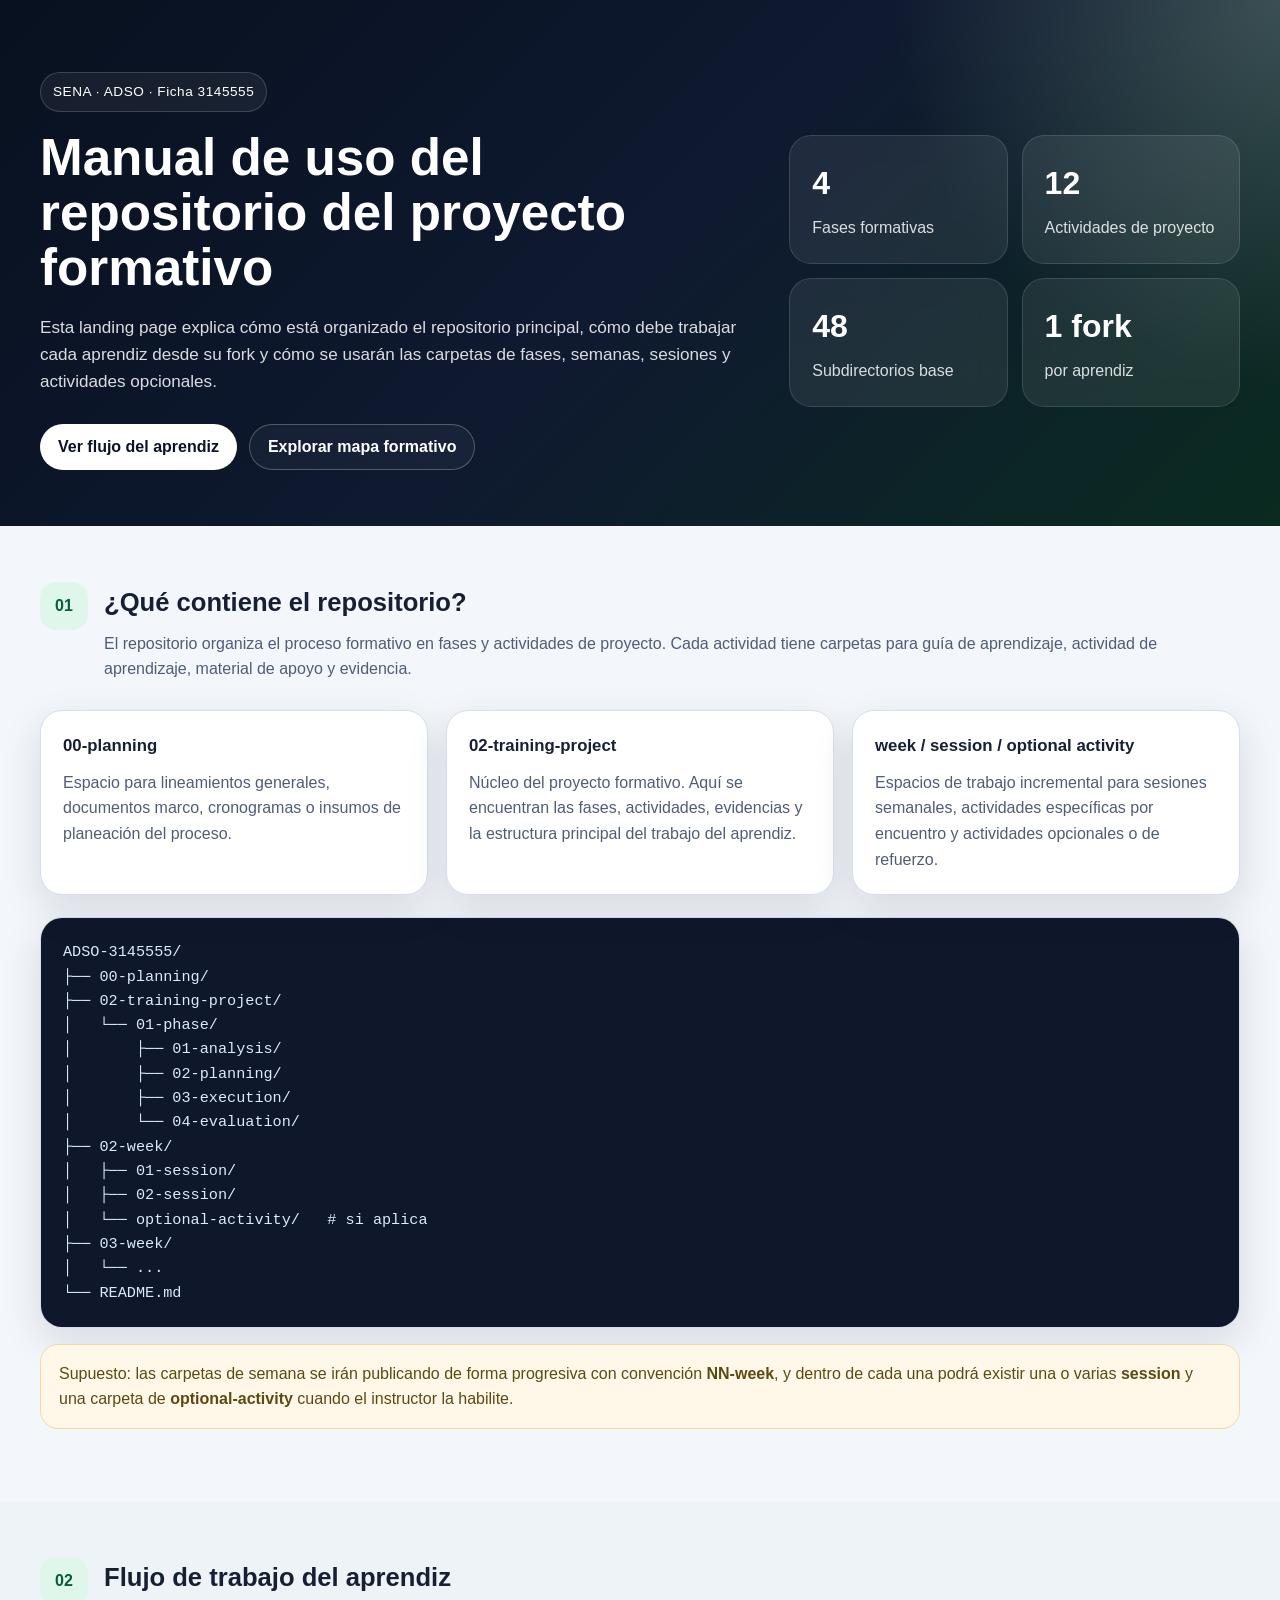
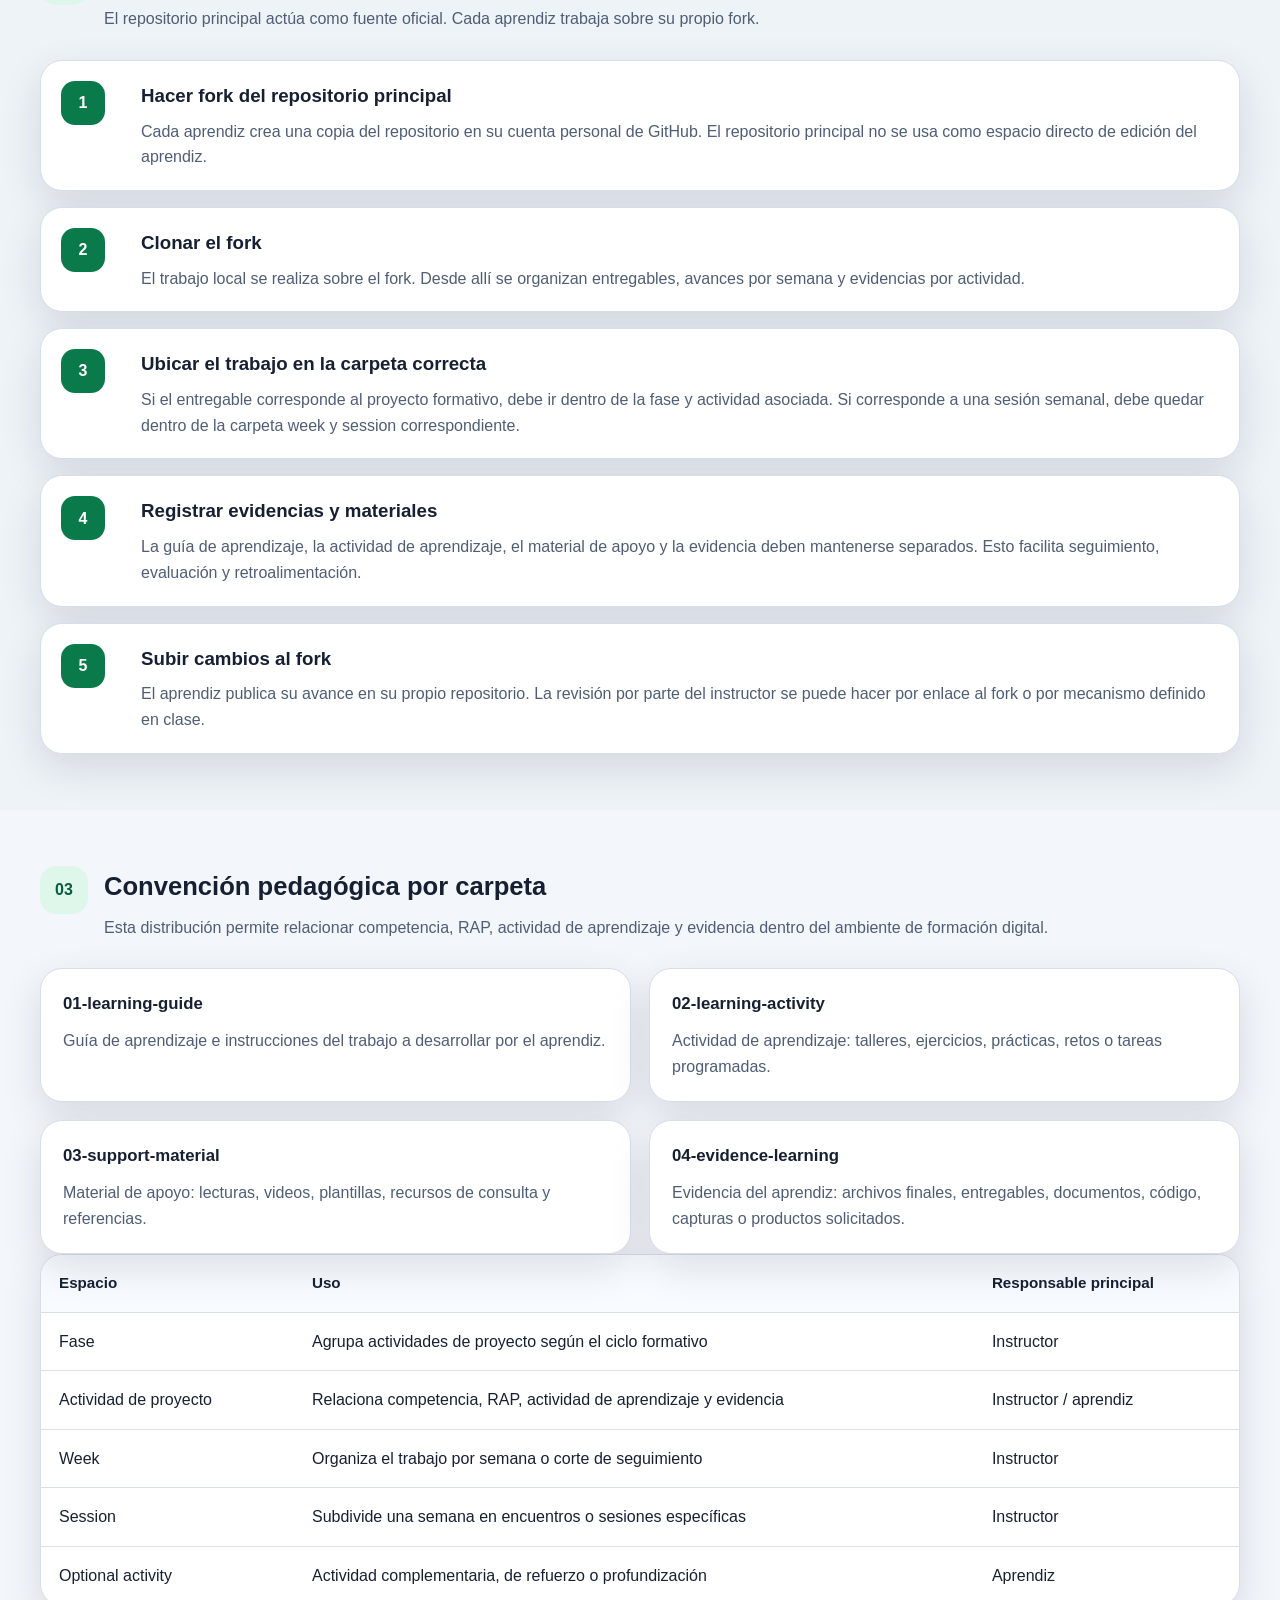
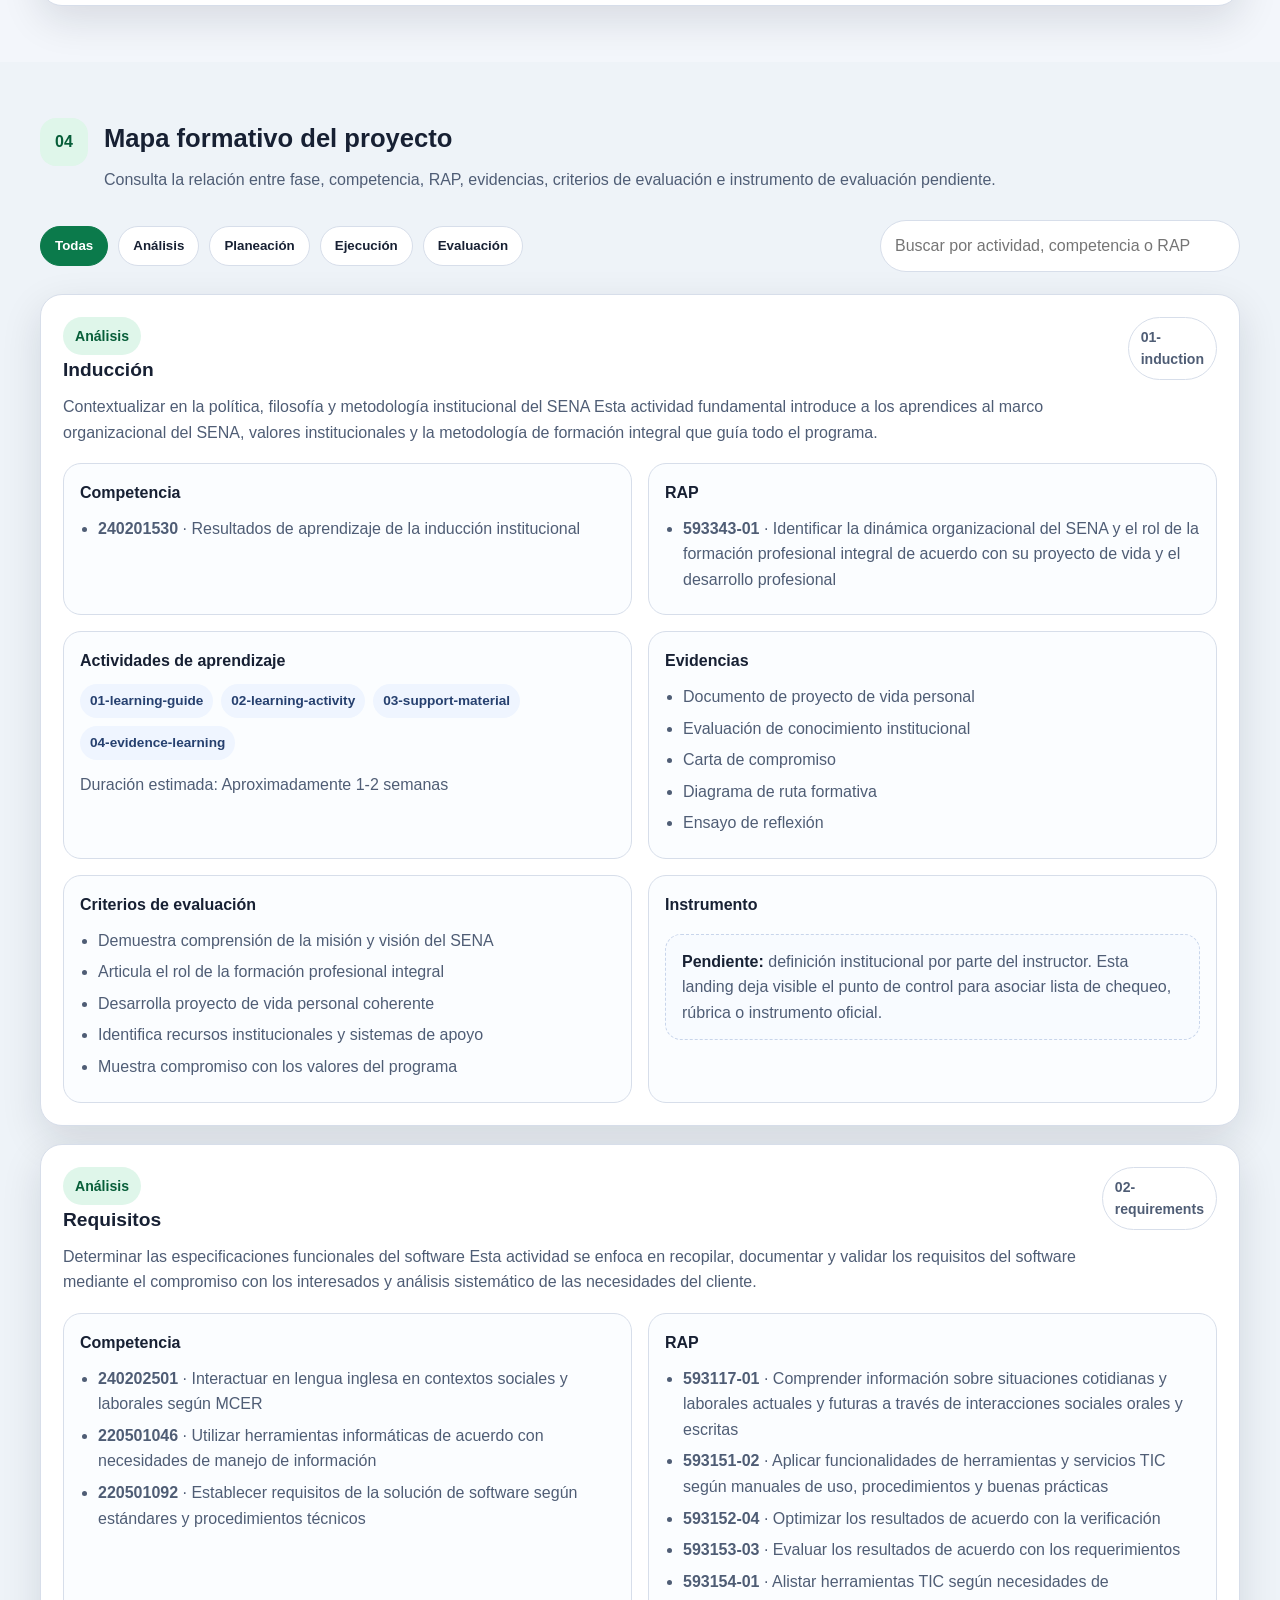
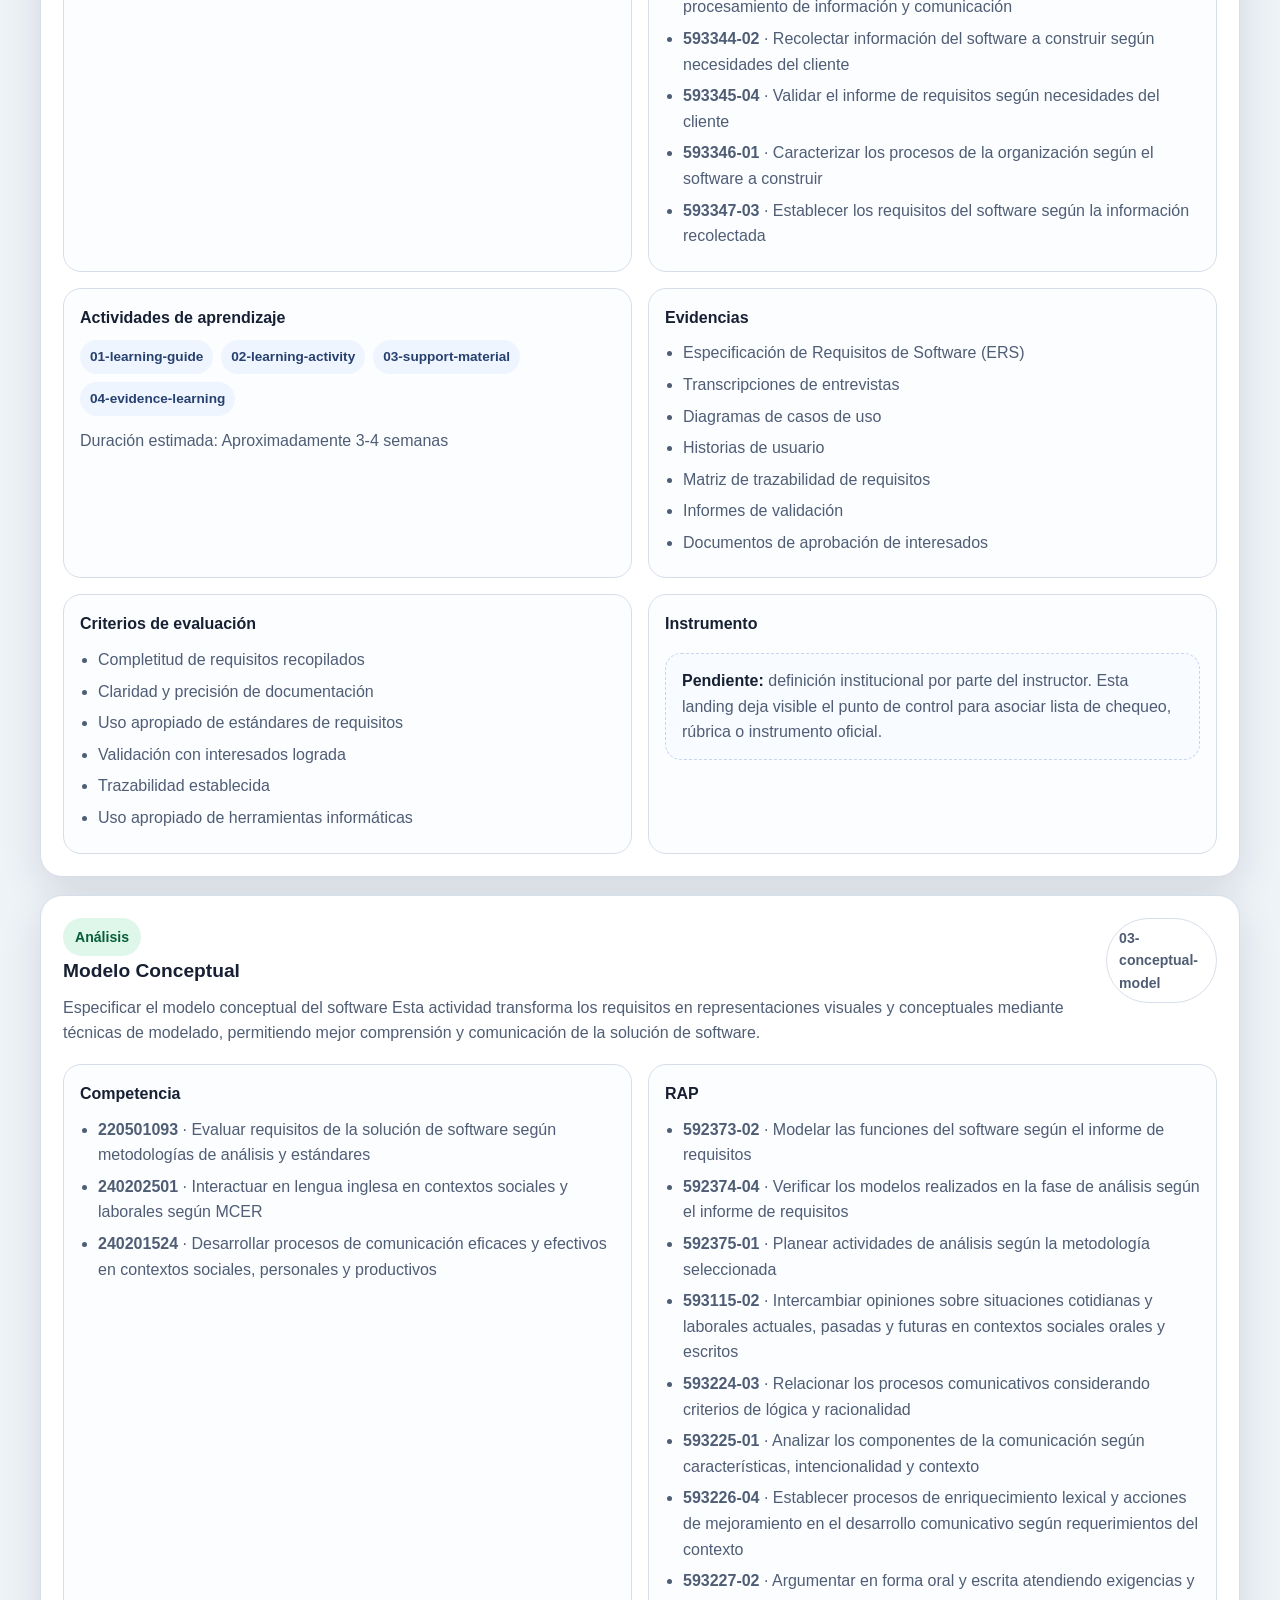
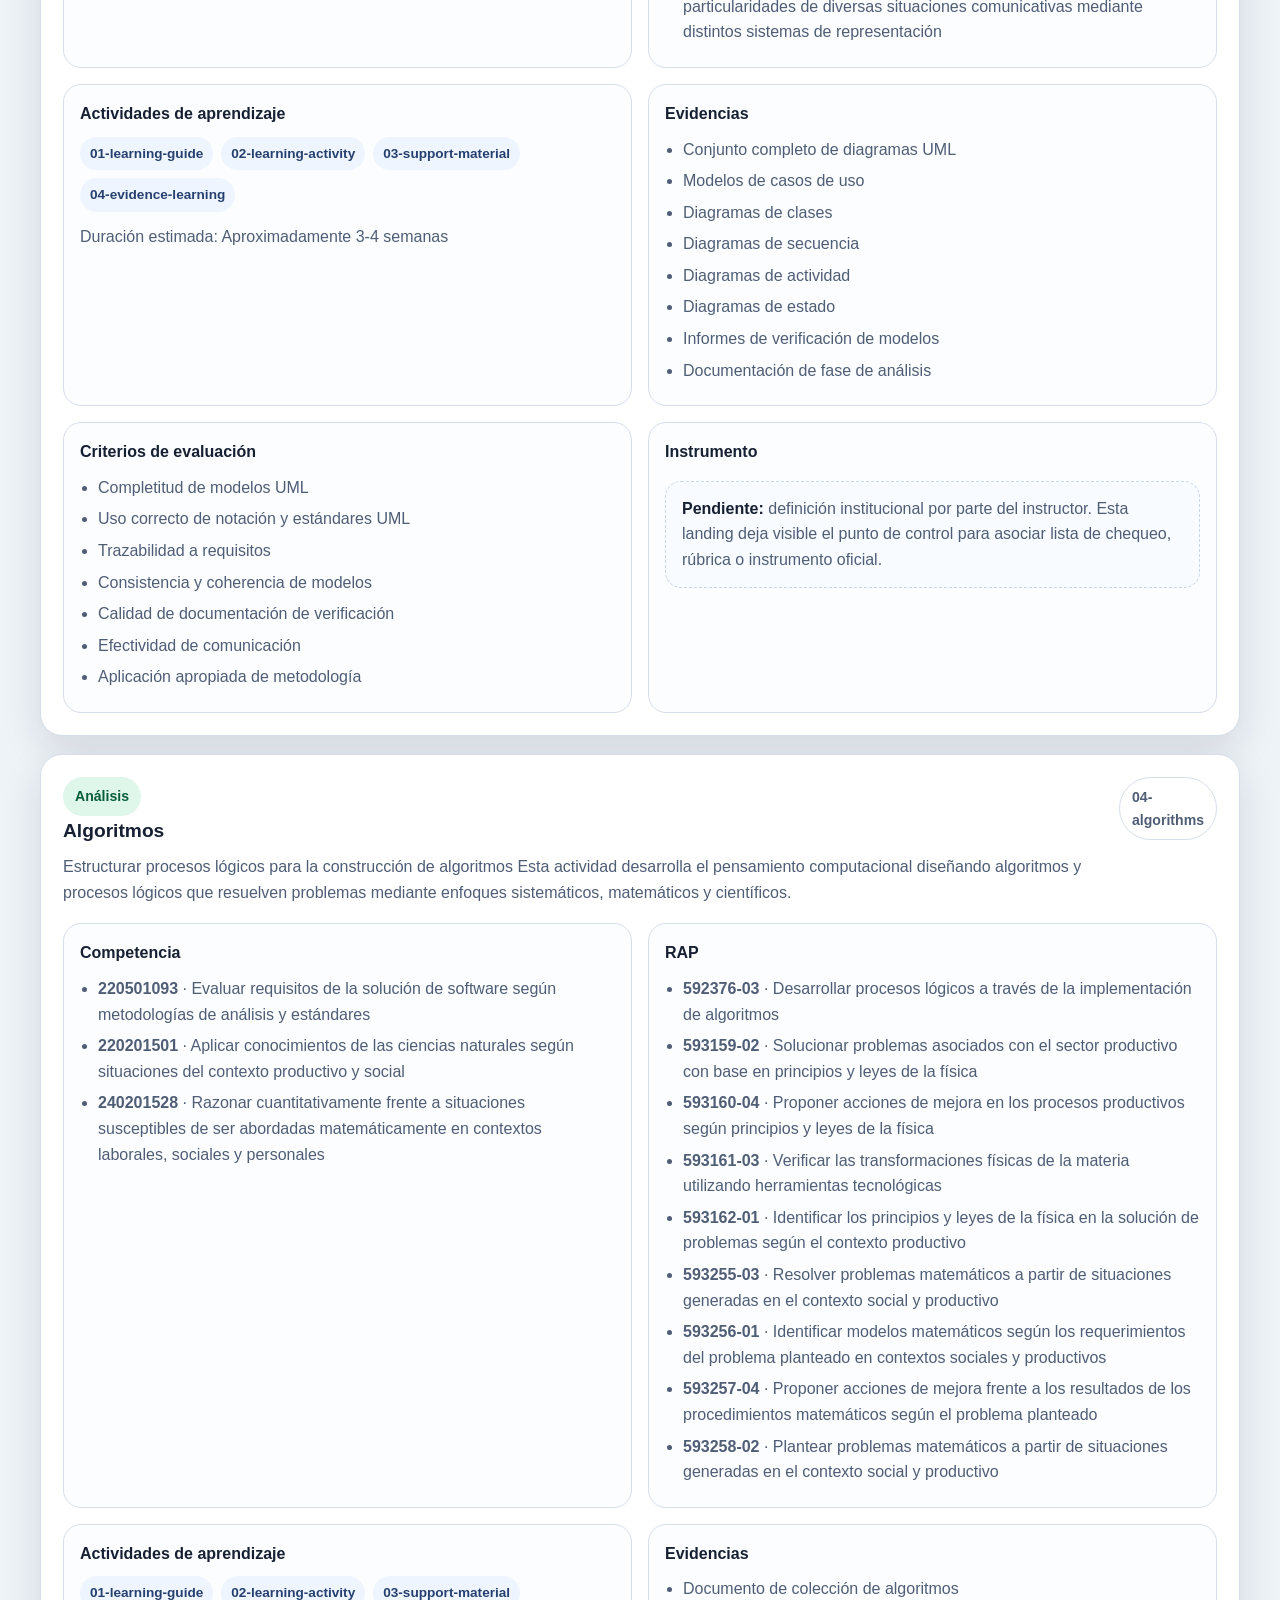
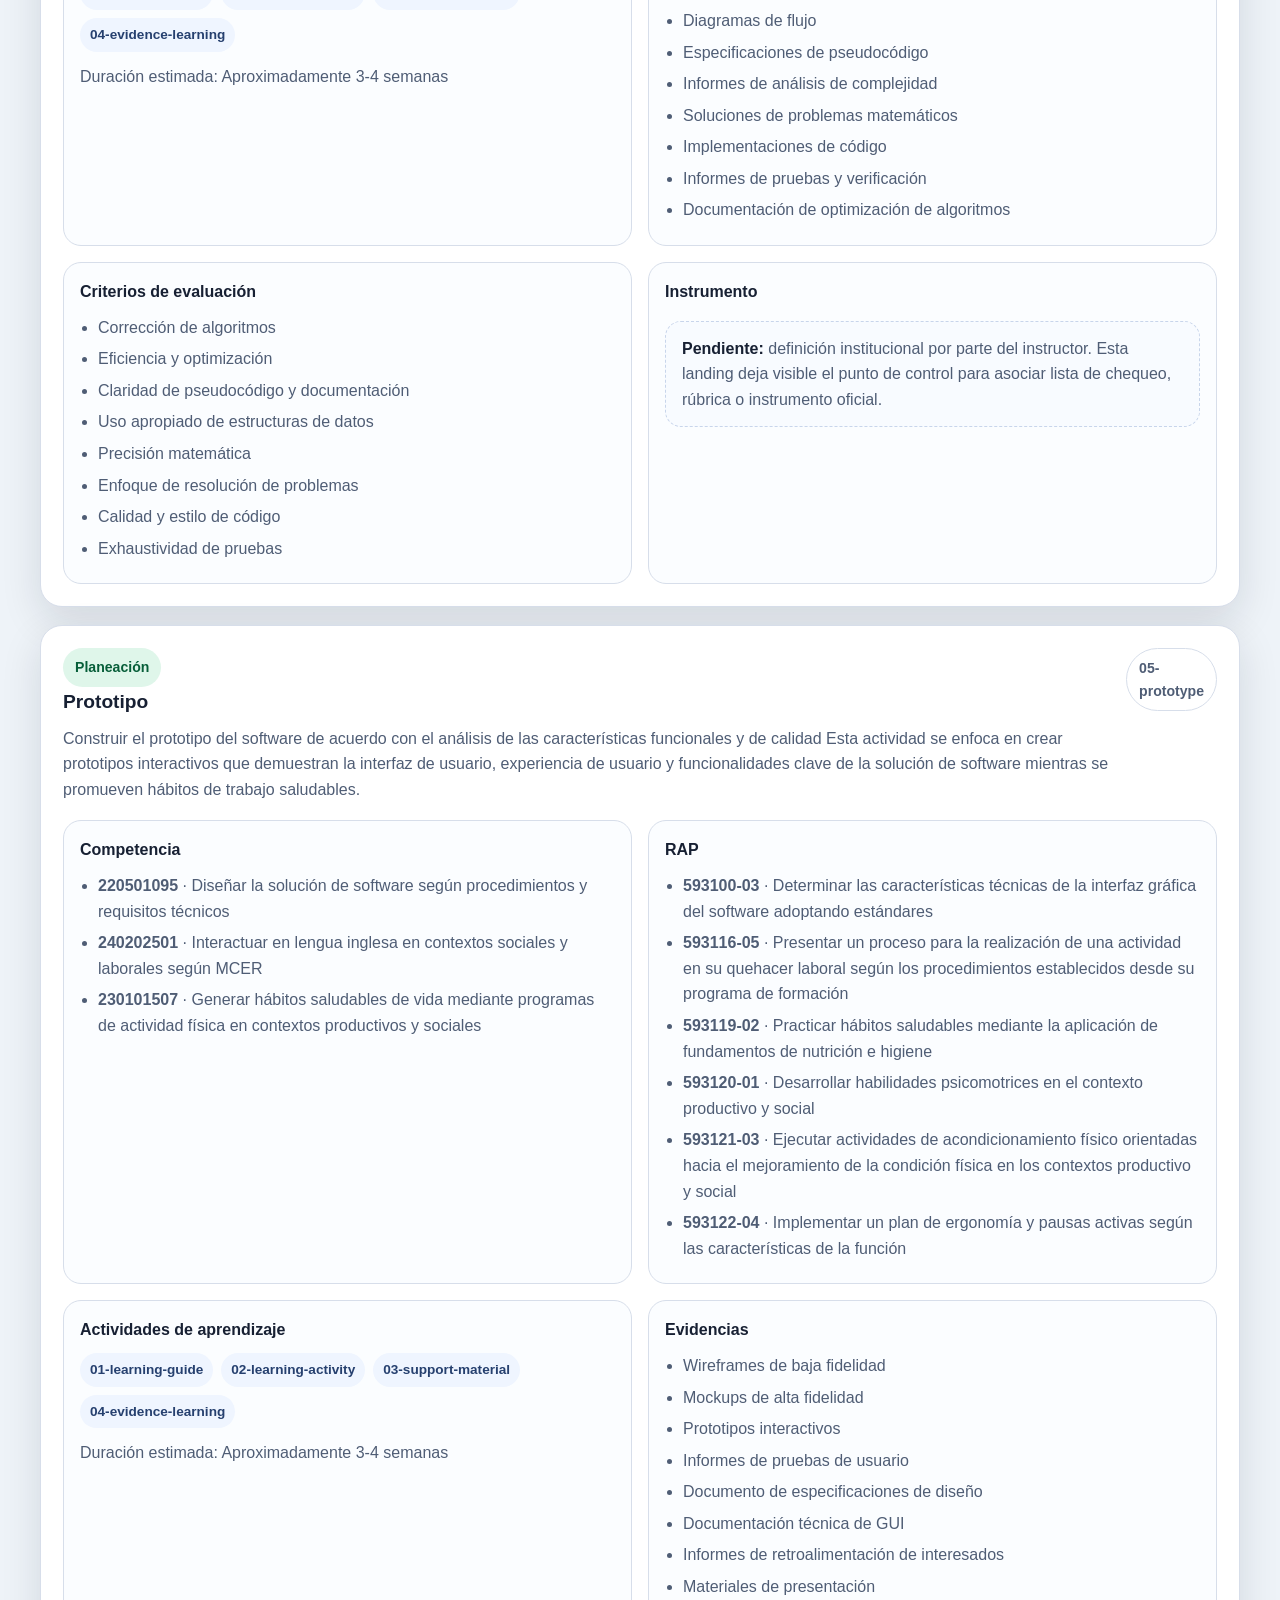
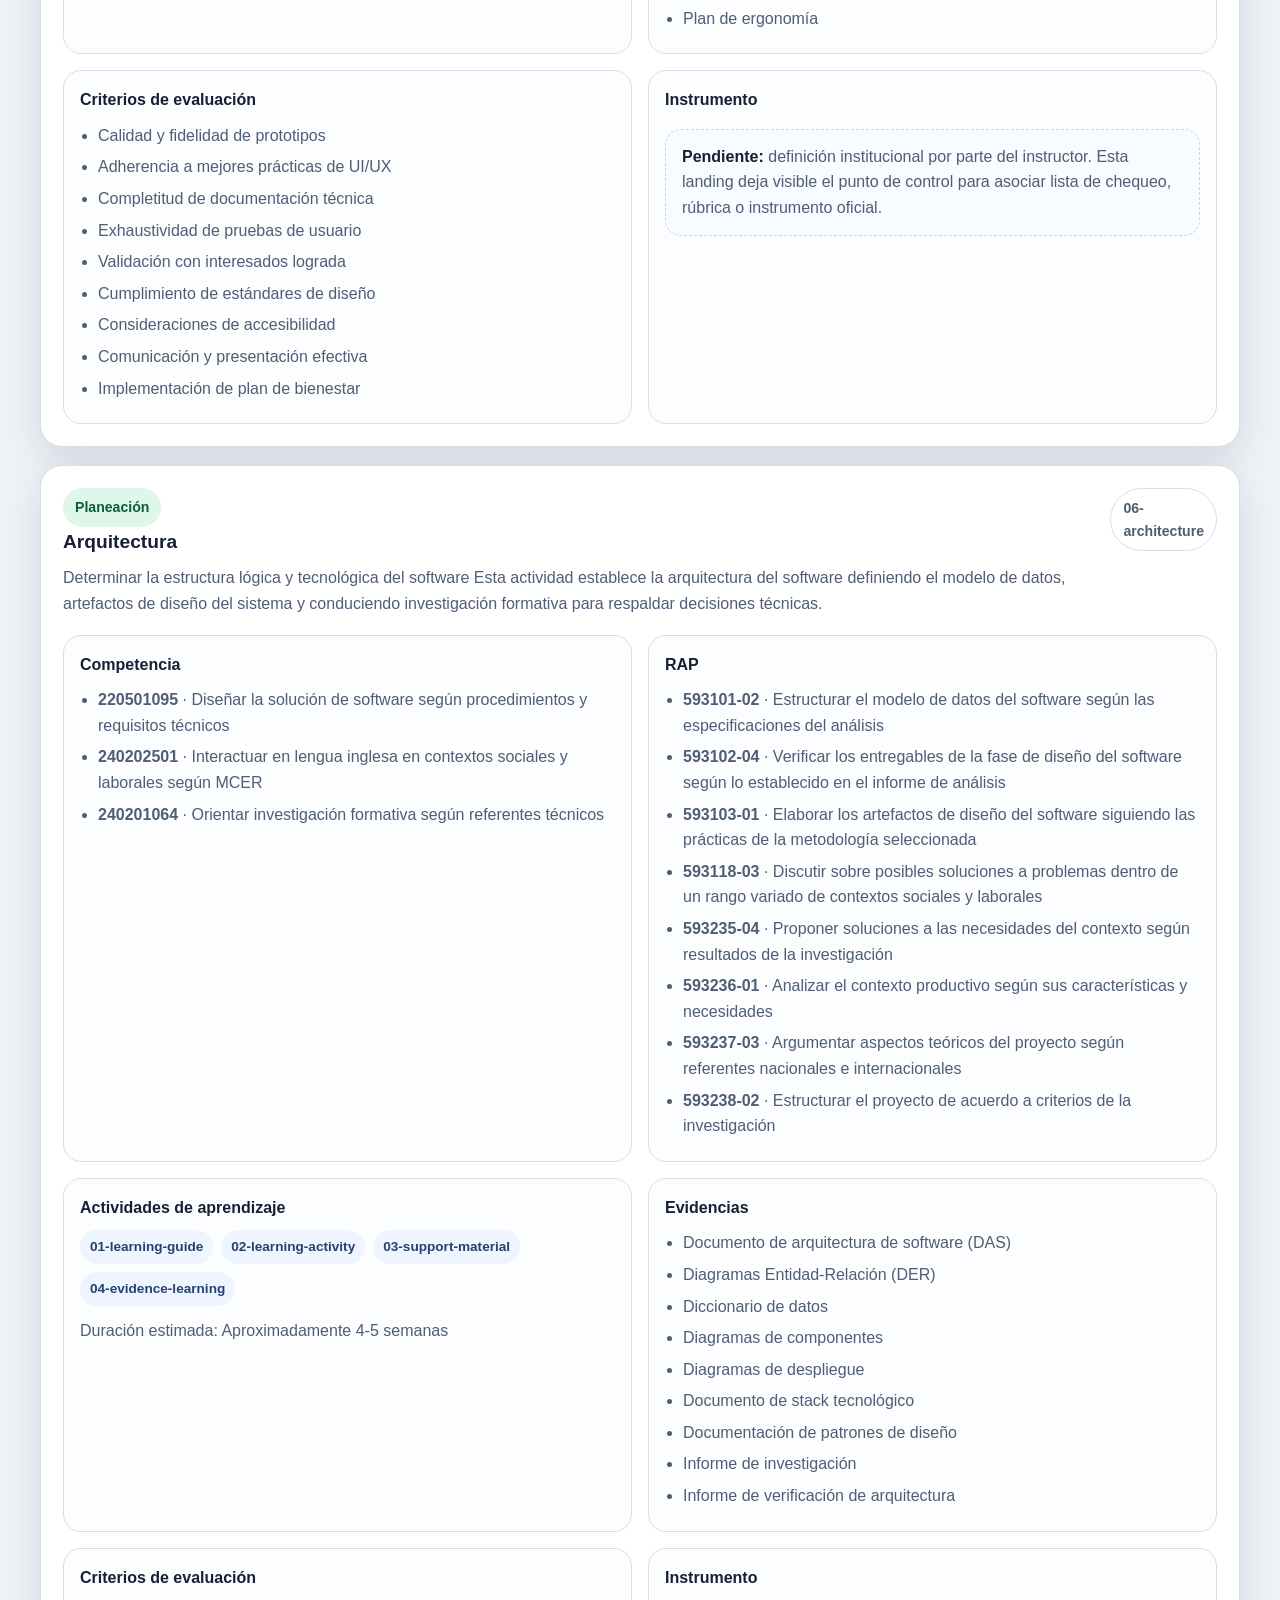
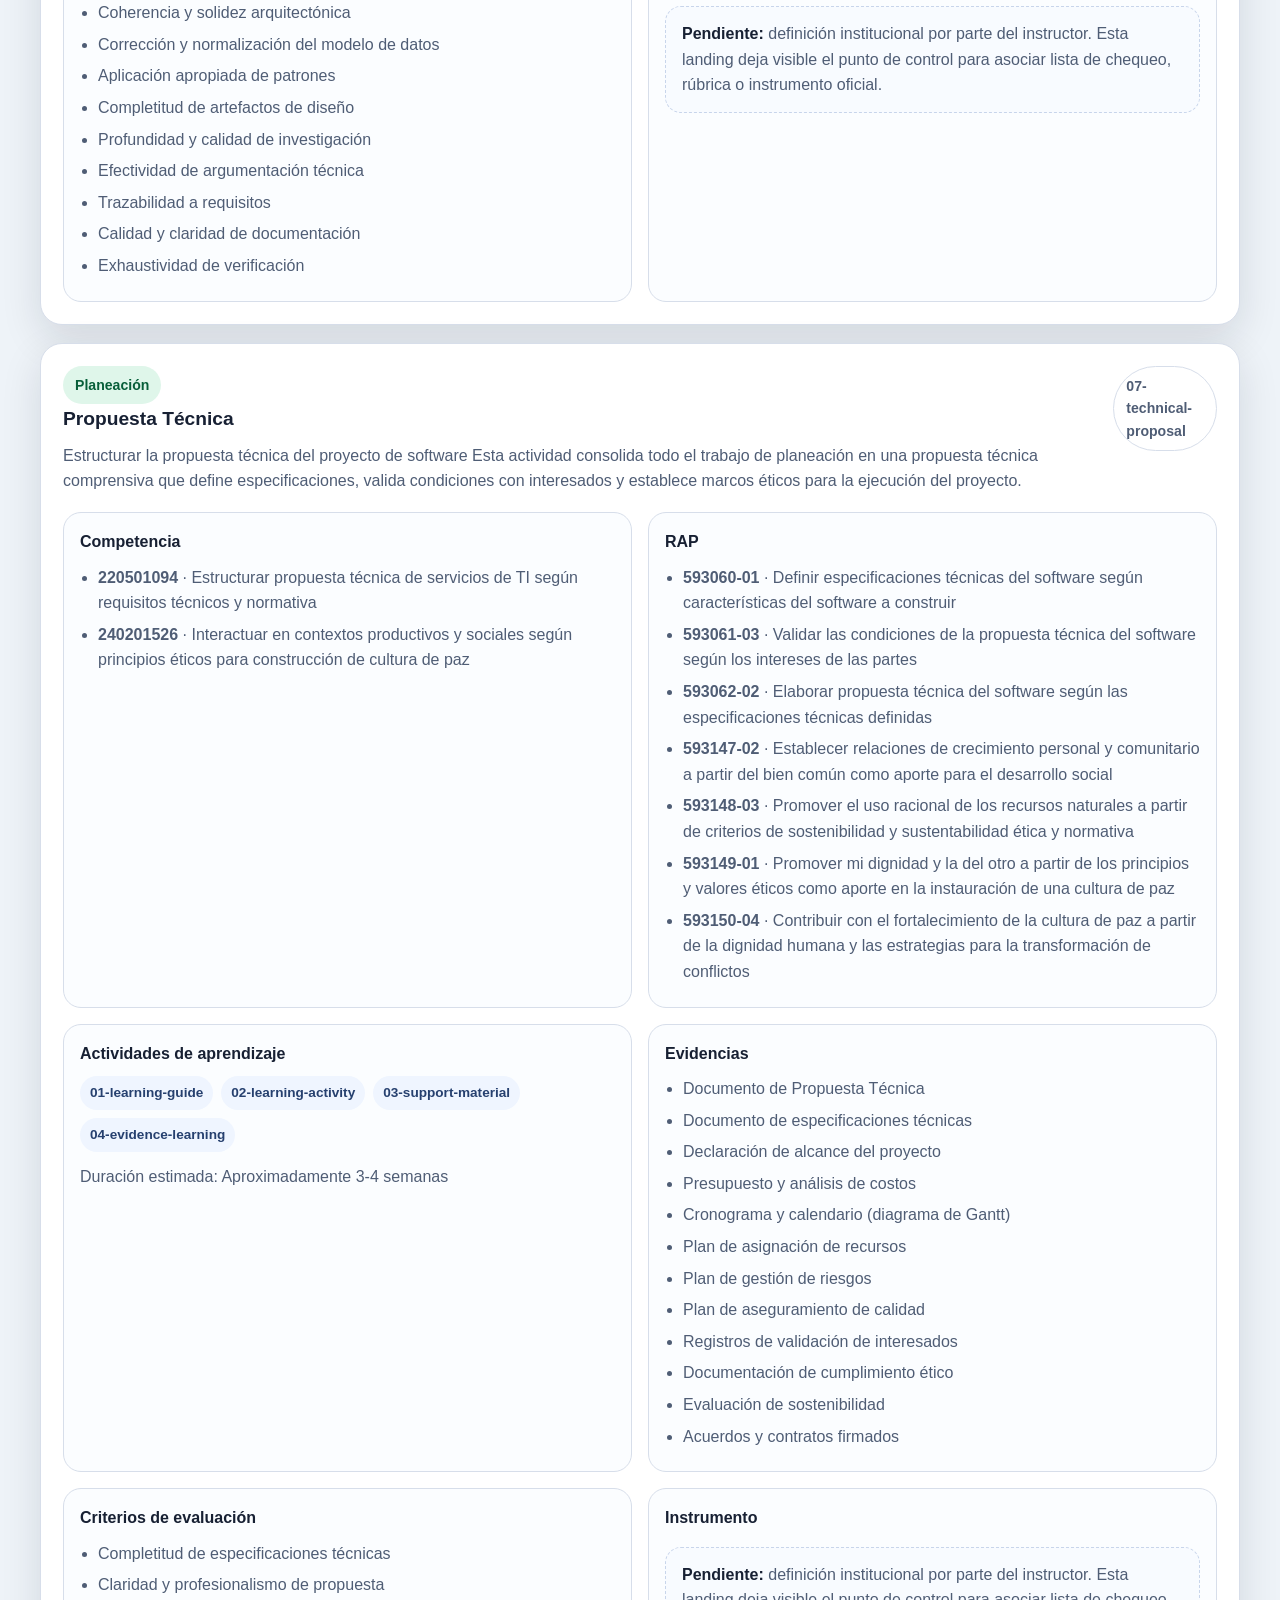
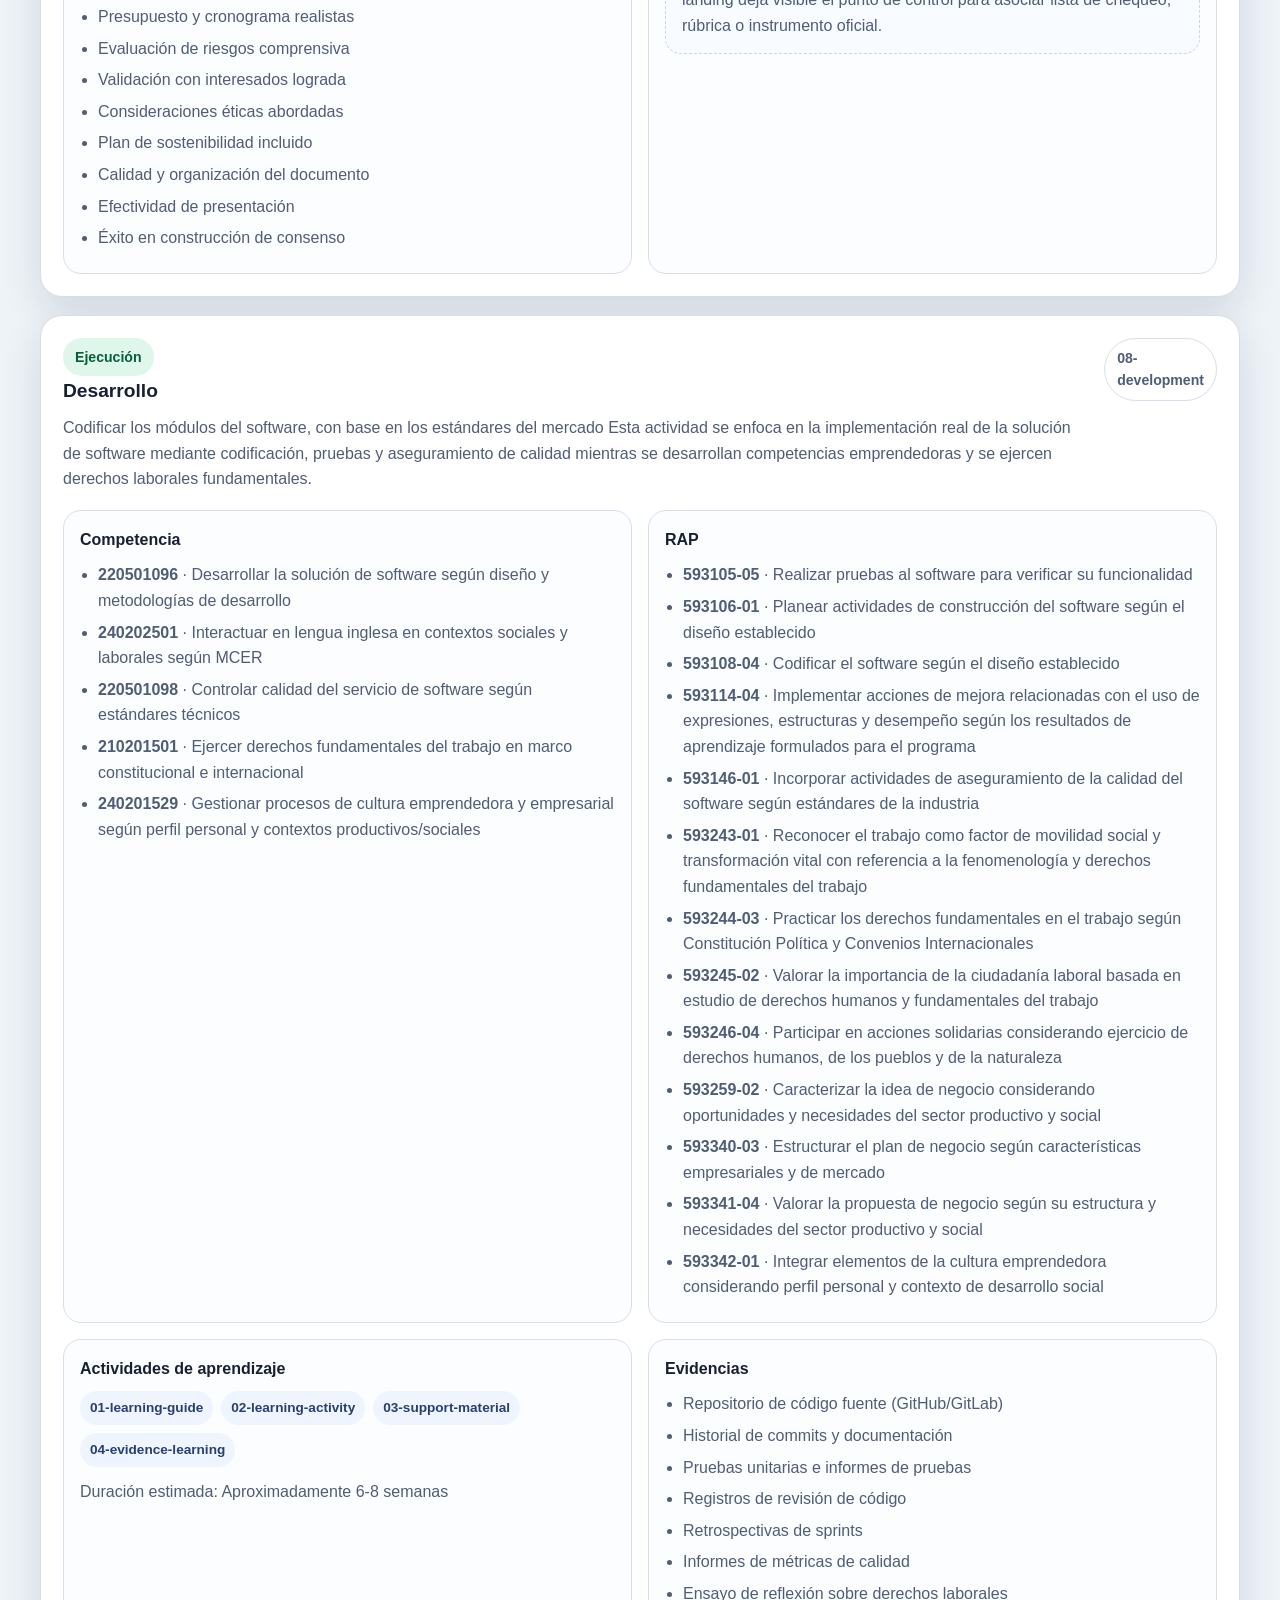
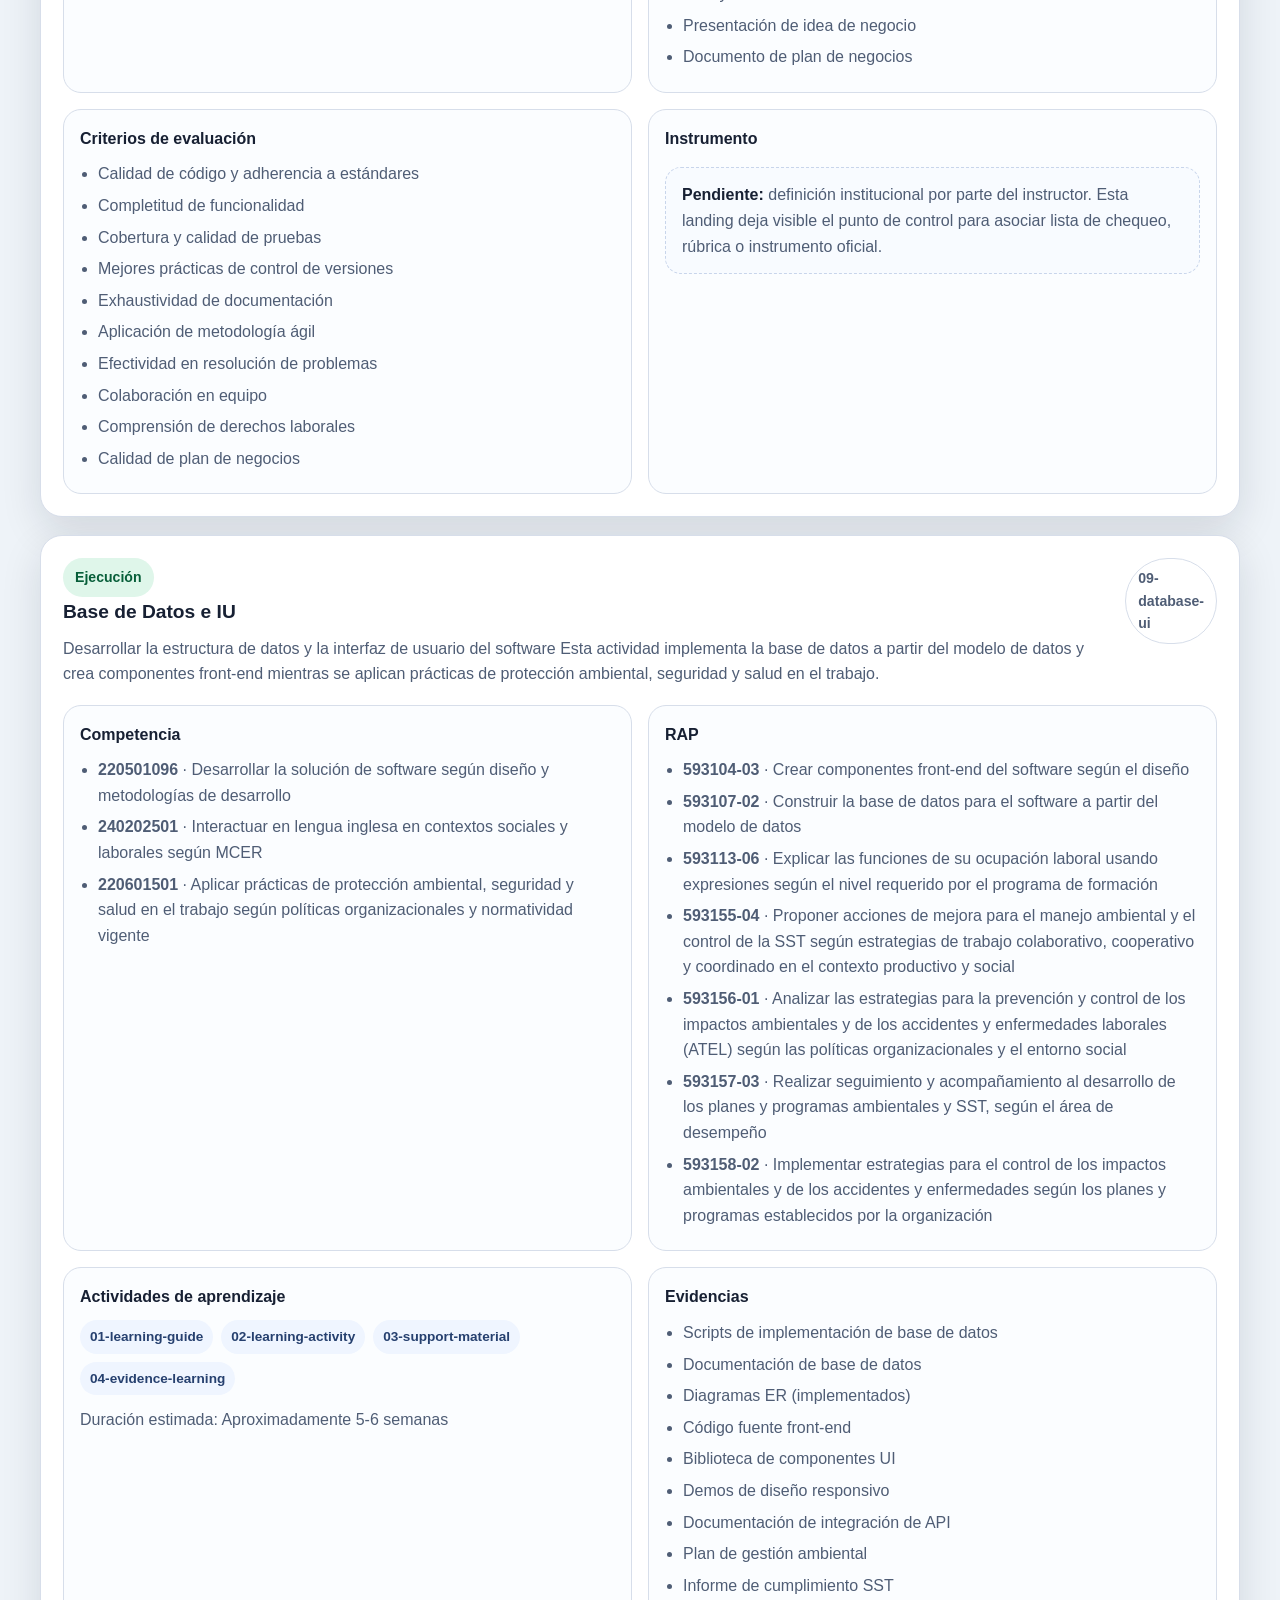
<file: 01-landing-manual-adso/index.html>
<!DOCTYPE html>
<html lang="es">
<head>
  <meta charset="UTF-8">
  <meta name="viewport" content="width=device-width, initial-scale=1.0">
  <title>Manual del Repositorio ADSO 3145555</title>
  <meta name="description" content="Landing page tipo manual para orientar a los aprendices sobre la estructura del repositorio ADSO 3145555, el flujo de fork y la organización por fases, week, session y optional activity.">
  <link rel="stylesheet" href="styles.css">
</head>
<body>
  <header class="hero">
    <div class="container hero-grid">
      <div class="hero-copy">
        <span class="eyebrow">SENA · ADSO · Ficha 3145555</span>
        <h1>Manual de uso del repositorio del proyecto formativo</h1>
        <p class="lead">
          Esta landing page explica cómo está organizado el repositorio principal, cómo debe trabajar cada aprendiz desde su fork y cómo se usarán las carpetas de fases, semanas, sesiones y actividades opcionales.
        </p>
        <div class="hero-actions">
          <a href="#flujo" class="btn btn-primary">Ver flujo del aprendiz</a>
          <a href="#mapa-formativo" class="btn btn-secondary">Explorar mapa formativo</a>
        </div>
      </div>
      <aside class="hero-panel">
        <div class="metric-card">
          <strong>4</strong>
          <span>Fases formativas</span>
        </div>
        <div class="metric-card">
          <strong>12</strong>
          <span>Actividades de proyecto</span>
        </div>
        <div class="metric-card">
          <strong>48</strong>
          <span>Subdirectorios base</span>
        </div>
        <div class="metric-card">
          <strong>1 fork</strong>
          <span>por aprendiz</span>
        </div>
      </aside>
    </div>
  </header>

  <main>
    <section class="section">
      <div class="container">
        <div class="section-heading">
          <span class="section-tag">01</span>
          <div>
            <h2>¿Qué contiene el repositorio?</h2>
            <p>El repositorio organiza el proceso formativo en fases y actividades de proyecto. Cada actividad tiene carpetas para guía de aprendizaje, actividad de aprendizaje, material de apoyo y evidencia.</p>
          </div>
        </div>

        <div class="grid grid-3">
          <article class="card">
            <h3>00-planning</h3>
            <p>Espacio para lineamientos generales, documentos marco, cronogramas o insumos de planeación del proceso.</p>
          </article>
          <article class="card">
            <h3>02-training-project</h3>
            <p>Núcleo del proyecto formativo. Aquí se encuentran las fases, actividades, evidencias y la estructura principal del trabajo del aprendiz.</p>
          </article>
          <article class="card">
            <h3>week / session / optional activity</h3>
            <p>Espacios de trabajo incremental para sesiones semanales, actividades específicas por encuentro y actividades opcionales o de refuerzo.</p>
          </article>
        </div>

        <div class="code-card">
<pre><code>ADSO-3145555/
├── 00-planning/
├── 02-training-project/
│   └── 01-phase/
│       ├── 01-analysis/
│       ├── 02-planning/
│       ├── 03-execution/
│       └── 04-evaluation/
├── 02-week/
│   ├── 01-session/
│   ├── 02-session/
│   └── optional-activity/   # si aplica
├── 03-week/
│   └── ...
└── README.md</code></pre>
        </div>

        <p class="note">
          Supuesto: las carpetas de semana se irán publicando de forma progresiva con convención <strong>NN-week</strong>, y dentro de cada una podrá existir una o varias <strong>session</strong> y una carpeta de <strong>optional-activity</strong> cuando el instructor la habilite.
        </p>
      </div>
    </section>

    <section id="flujo" class="section section-alt">
      <div class="container">
        <div class="section-heading">
          <span class="section-tag">02</span>
          <div>
            <h2>Flujo de trabajo del aprendiz</h2>
            <p>El repositorio principal actúa como fuente oficial. Cada aprendiz trabaja sobre su propio fork.</p>
          </div>
        </div>

        <div class="timeline">
          <article class="timeline-item">
            <span class="timeline-step">1</span>
            <div>
              <h3>Hacer fork del repositorio principal</h3>
              <p>Cada aprendiz crea una copia del repositorio en su cuenta personal de GitHub. El repositorio principal no se usa como espacio directo de edición del aprendiz.</p>
            </div>
          </article>
          <article class="timeline-item">
            <span class="timeline-step">2</span>
            <div>
              <h3>Clonar el fork</h3>
              <p>El trabajo local se realiza sobre el fork. Desde allí se organizan entregables, avances por semana y evidencias por actividad.</p>
            </div>
          </article>
          <article class="timeline-item">
            <span class="timeline-step">3</span>
            <div>
              <h3>Ubicar el trabajo en la carpeta correcta</h3>
              <p>Si el entregable corresponde al proyecto formativo, debe ir dentro de la fase y actividad asociada. Si corresponde a una sesión semanal, debe quedar dentro de la carpeta week y session correspondiente.</p>
            </div>
          </article>
          <article class="timeline-item">
            <span class="timeline-step">4</span>
            <div>
              <h3>Registrar evidencias y materiales</h3>
              <p>La guía de aprendizaje, la actividad de aprendizaje, el material de apoyo y la evidencia deben mantenerse separados. Esto facilita seguimiento, evaluación y retroalimentación.</p>
            </div>
          </article>
          <article class="timeline-item">
            <span class="timeline-step">5</span>
            <div>
              <h3>Subir cambios al fork</h3>
              <p>El aprendiz publica su avance en su propio repositorio. La revisión por parte del instructor se puede hacer por enlace al fork o por mecanismo definido en clase.</p>
            </div>
          </article>
        </div>
      </div>
    </section>

    <section class="section">
      <div class="container">
        <div class="section-heading">
          <span class="section-tag">03</span>
          <div>
            <h2>Convención pedagógica por carpeta</h2>
            <p>Esta distribución permite relacionar competencia, RAP, actividad de aprendizaje y evidencia dentro del ambiente de formación digital.</p>
          </div>
        </div>

        <div class="grid grid-2">
          <article class="card">
            <h3>01-learning-guide</h3>
            <p>Guía de aprendizaje e instrucciones del trabajo a desarrollar por el aprendiz.</p>
          </article>
          <article class="card">
            <h3>02-learning-activity</h3>
            <p>Actividad de aprendizaje: talleres, ejercicios, prácticas, retos o tareas programadas.</p>
          </article>
          <article class="card">
            <h3>03-support-material</h3>
            <p>Material de apoyo: lecturas, videos, plantillas, recursos de consulta y referencias.</p>
          </article>
          <article class="card">
            <h3>04-evidence-learning</h3>
            <p>Evidencia del aprendiz: archivos finales, entregables, documentos, código, capturas o productos solicitados.</p>
          </article>
        </div>

        <div class="table-wrap">
          <table>
            <thead>
              <tr>
                <th>Espacio</th>
                <th>Uso</th>
                <th>Responsable principal</th>
              </tr>
            </thead>
            <tbody>
              <tr>
                <td>Fase</td>
                <td>Agrupa actividades de proyecto según el ciclo formativo</td>
                <td>Instructor</td>
              </tr>
              <tr>
                <td>Actividad de proyecto</td>
                <td>Relaciona competencia, RAP, actividad de aprendizaje y evidencia</td>
                <td>Instructor / aprendiz</td>
              </tr>
              <tr>
                <td>Week</td>
                <td>Organiza el trabajo por semana o corte de seguimiento</td>
                <td>Instructor</td>
              </tr>
              <tr>
                <td>Session</td>
                <td>Subdivide una semana en encuentros o sesiones específicas</td>
                <td>Instructor</td>
              </tr>
              <tr>
                <td>Optional activity</td>
                <td>Actividad complementaria, de refuerzo o profundización</td>
                <td>Aprendiz</td>
              </tr>
            </tbody>
          </table>
        </div>
      </div>
    </section>

    <section id="mapa-formativo" class="section section-alt">
      <div class="container">
        <div class="section-heading">
          <span class="section-tag">04</span>
          <div>
            <h2>Mapa formativo del proyecto</h2>
            <p>Consulta la relación entre fase, competencia, RAP, evidencias, criterios de evaluación e instrumento de evaluación pendiente.</p>
          </div>
        </div>

        <div class="toolbar">
          <div class="filter-group">
            <button class="filter-btn active" data-phase="all">Todas</button>
            <button class="filter-btn" data-phase="Análisis">Análisis</button>
            <button class="filter-btn" data-phase="Planeación">Planeación</button>
            <button class="filter-btn" data-phase="Ejecución">Ejecución</button>
            <button class="filter-btn" data-phase="Evaluación">Evaluación</button>
          </div>
          <input id="searchInput" type="search" placeholder="Buscar por actividad, competencia o RAP">
        </div>

        <div id="activityContainer" class="activity-list"></div>
      </div>
    </section>

    <section class="section">
      <div class="container">
        <div class="section-heading">
          <span class="section-tag">05</span>
          <div>
            <h2>Reglas operativas para los aprendices</h2>
            <p>Use estas reglas como lista de chequeo antes de entregar cada evidencia.</p>
          </div>
        </div>

        <div class="grid grid-2">
          <article class="card checklist-card">
            <h3>Lista de chequeo del aprendiz</h3>
            <ul class="checklist">
              <li>Verifiqué que estoy trabajando en mi fork y no en el repositorio principal.</li>
              <li>Ubique mis archivos en la fase, actividad o week correspondiente.</li>
              <li>Separé guía, actividad, material de apoyo y evidencia.</li>
              <li>Nombré mis archivos de forma clara y consistente.</li>
              <li>Subí el avance a GitHub y validé que los archivos abren correctamente.</li>
            </ul>
          </article>

          <article class="card checklist-card">
            <h3>Control del instructor</h3>
            <ul class="checklist">
              <li>Revisar cumplimiento de la estructura del repositorio.</li>
              <li>Confirmar relación entre competencia, RAP y evidencia presentada.</li>
              <li>Aplicar criterios de evaluación según la actividad.</li>
              <li>Definir y publicar el instrumento de evaluación institucional.</li>
              <li>Retroalimentar al aprendiz sobre calidad técnica y organización documental.</li>
            </ul>
          </article>
        </div>
      </div>
    </section>

    <section class="section section-alt">
      <div class="container">
        <div class="section-heading">
          <span class="section-tag">06</span>
          <div>
            <h2>Preguntas frecuentes</h2>
          </div>
        </div>

        <div class="faq-list">
          <details class="faq-item">
            <summary>¿Dónde debo trabajar mis entregables?</summary>
            <p>En su fork. El repositorio principal es la referencia oficial y no el espacio directo de edición del aprendiz.</p>
          </details>
          <details class="faq-item">
            <summary>¿Qué pasa si una actividad corresponde a una semana específica?</summary>
            <p>Puede existir una relación entre la carpeta week y una actividad del proyecto. La ubicación final depende del criterio del instructor para esa sesión.</p>
          </details>
          <details class="faq-item">
            <summary>¿Qué hago si la actividad es opcional?</summary>
            <p>Ubíquela en la carpeta de optional activity de la semana o sesión correspondiente, cuando esa carpeta exista.</p>
          </details>
          <details class="faq-item">
            <summary>¿Dónde van las evidencias?</summary>
            <p>En la carpeta <strong>04-evidence-learning</strong> de la actividad de proyecto correspondiente, o en la estructura semanal si el instructor definió una entrega por sesión.</p>
          </details>
        </div>
      </div>
    </section>
  </main>

  <footer class="footer">
    <div class="container footer-content">
      <p><strong>Manual del Repositorio ADSO 3145555</strong></p>
      <p>Diseñado para orientar a los aprendices en la navegación, organización y entrega de evidencias dentro del ambiente de formación.</p>
    </div>
  </footer>

  <script src="script.js"></script>
</body>
</html>
</file>
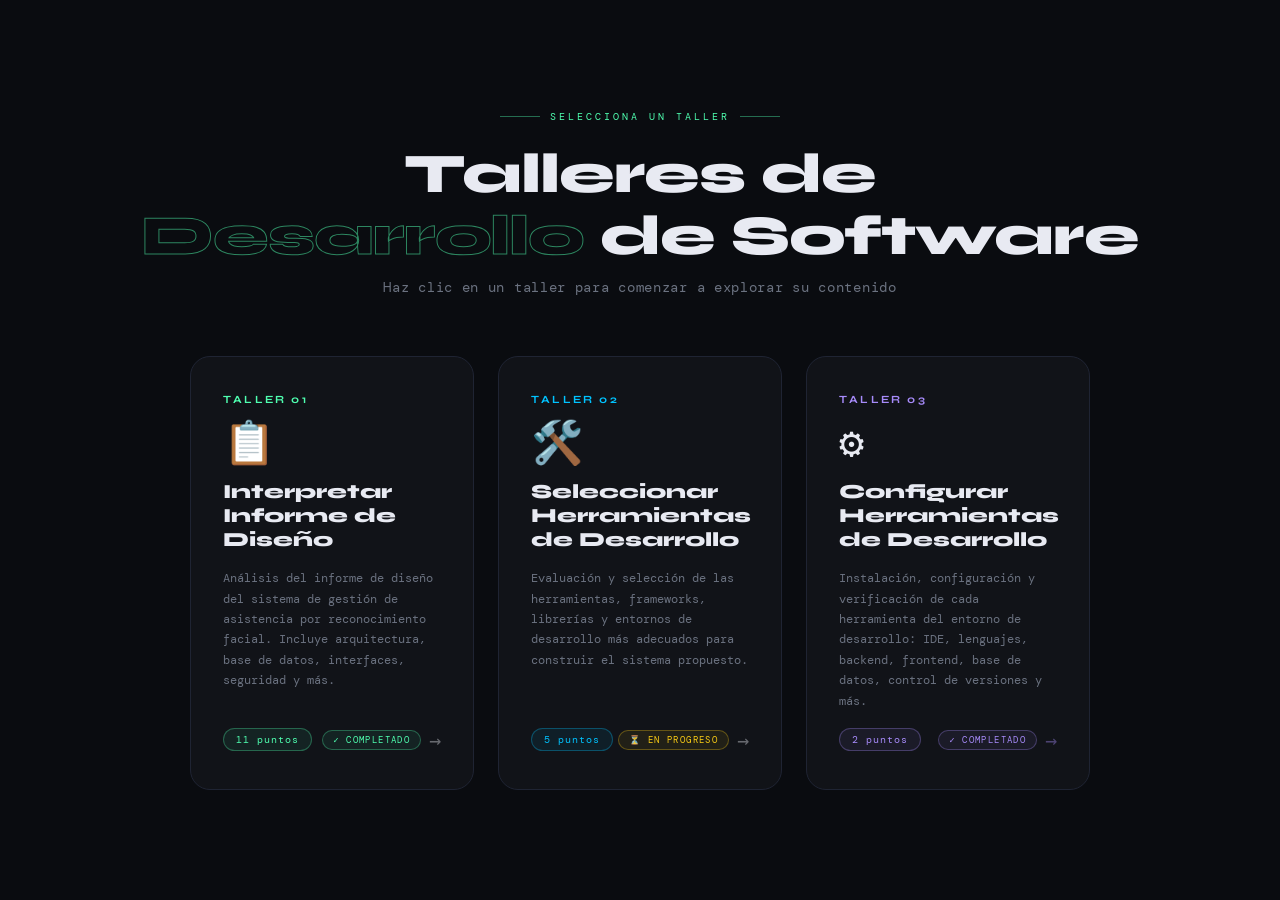
<file: Downloads/Proyecto-taller/proyecto-talleres/index.html>
<!DOCTYPE html>
<html lang="es">
<head>
  <meta charset="UTF-8" />
  <meta name="viewport" content="width=device-width, initial-scale=1.0"/>
  <title>Talleres · Desarrollo de Software</title>
  <link href="https://fonts.googleapis.com/css2?family=Syne:wght@400;600;700;800&family=DM+Mono:ital,wght@0,300;0,400;0,500;1,300&family=Fraunces:ital,wght@0,300;0,500;1,300&display=swap" rel="stylesheet"/>
  <link rel="stylesheet" href="css/styles.css"/>
</head>
<body>

<!-- THEME TOGGLE -->
<button class="theme-toggle" id="themeToggle" aria-label="Cambiar tema">
  <span class="toggle-icon" id="toggleIcon">🌙</span>
  <div class="toggle-track">
    <div class="toggle-knob"></div>
  </div>
  <span class="toggle-label" id="toggleLabel">Oscuro</span>
</button>

<!-- HAMBURGER (mobile) -->
<button class="hamburger" id="hamburger" style="display:none;" aria-label="Menú">
  <span></span><span></span><span></span>
</button>

<!-- ═══════════════════════════════════════════
     WELCOME / TALLER SELECTION SCREEN
═══════════════════════════════════════════ -->
<div id="welcome-screen">

  <!-- bg grid duplicado para la pantalla de bienvenida -->
  <div class="wl-eyebrow">Selecciona un taller</div>

  <div class="wl-title">Talleres de<br/><span>Desarrollo</span> de Software</div>
  <div class="wl-subtitle">Haz clic en un taller para comenzar a explorar su contenido</div>

  <div class="wl-cards">

    <!-- TALLER 1 -->
    <div class="wl-card wl-card-t1" id="wl-btn-t1">
      <div class="wl-card-num">Taller 01</div>
      <div class="wl-card-icon">📋</div>
      <div class="wl-card-title">Interpretar Informe de Diseño</div>
      <div class="wl-card-desc">Análisis del informe de diseño del sistema de gestión de asistencia por reconocimiento facial. Incluye arquitectura, base de datos, interfaces, seguridad y más.</div>
      <div class="wl-card-footer">
        <div class="wl-card-points">11 puntos</div>
        <div style="display:flex;align-items:center;gap:8px;">
          <span class="wl-card-status wl-status-done">✓ Completado</span>
          <span class="wl-card-arrow">→</span>
        </div>
      </div>
    </div>

    <!-- TALLER 2 -->
    <div class="wl-card wl-card-t2" id="wl-btn-t2">
      <div class="wl-card-num">Taller 02</div>
      <div class="wl-card-icon">🛠️</div>
      <div class="wl-card-title">Seleccionar Herramientas de Desarrollo</div>
      <div class="wl-card-desc">Evaluación y selección de las herramientas, frameworks, librerías y entornos de desarrollo más adecuados para construir el sistema propuesto.</div>
      <div class="wl-card-footer">
        <div class="wl-card-points">5 puntos</div>
        <div style="display:flex;align-items:center;gap:8px;">
          <span class="wl-card-status wl-status-progress">⏳ En progreso</span>
          <span class="wl-card-arrow">→</span>
        </div>
      </div>
    </div>

    <!-- TALLER 3 -->
    <div class="wl-card wl-card-t3" id="wl-btn-t3">
      <div class="wl-card-num" style="color:#a78bfa;">Taller 03</div>
      <div class="wl-card-icon">⚙️</div>
      <div class="wl-card-title">Configurar Herramientas de Desarrollo</div>
      <div class="wl-card-desc">Instalación, configuración y verificación de cada herramienta del entorno de desarrollo: IDE, lenguajes, backend, frontend, base de datos, control de versiones y más.</div>
      <div class="wl-card-footer">
        <div class="wl-card-points" style="color:#a78bfa;border-color:rgba(167,139,250,0.3);background:rgba(167,139,250,0.07);">2 puntos</div>
        <div style="display:flex;align-items:center;gap:8px;">
          <span class="wl-card-status" style="color:#a78bfa;border-color:rgba(167,139,250,0.3);background:rgba(167,139,250,0.07);">✓ Completado</span>
          <span class="wl-card-arrow" style="color:#a78bfa;">→</span>
        </div>
      </div>
    </div>

  </div>
</div>

<!-- Back button (visible when inside a taller) -->
<button class="back-to-home" id="backToHome" style="display:none;" aria-label="Volver al inicio">
  ⌂ <span>Inicio</span>
</button>

<div class="layout" id="main-layout" style="display:none;">

  <!-- ─── SIDEBAR ─── -->
  <aside id="sidebar">
    <div class="sidebar-header">
      <div class="sidebar-tag" id="sb-tag">Taller #01</div>
      <div class="sidebar-title" id="sb-title">Interpretar Informe de Diseño</div>
      <div class="sidebar-subtitle" id="sb-subtitle">Análisis · Arquitectura · Implementación</div>
      <div class="taller-badge" id="sb-badge">11 puntos</div>
    </div>

    <nav>
      <div class="nav-section-label">Índice</div>

      <a class="nav-item active" href="#" data-target="home">
        <span class="nav-num">00</span>
        <span class="nav-icon">⌂</span>
        <span class="nav-label">Vista general</span>
        <span class="nav-dot"></span>
      </a>

      <a class="nav-item" href="#" data-target="s1">
        <span class="nav-num">01</span>
        <span class="nav-icon">📋</span>
        <span class="nav-label">Introducción</span>
        <span class="nav-dot"></span>
      </a>
      <a class="nav-item" href="#" data-target="s2">
        <span class="nav-num">02</span>
        <span class="nav-icon">🖥</span>
        <span class="nav-label">Descripción general</span>
        <span class="nav-dot"></span>
      </a>
      <a class="nav-item" href="#" data-target="s3">
        <span class="nav-num">03</span>
        <span class="nav-icon">🏗</span>
        <span class="nav-label">Arquitectura del software</span>
        <span class="nav-dot"></span>
      </a>
      <a class="nav-item" href="#" data-target="s4">
        <span class="nav-num">04</span>
        <span class="nav-icon">🧩</span>
        <span class="nav-label">Diseño de componentes</span>
        <span class="nav-dot"></span>
      </a>
      <a class="nav-item" href="#" data-target="s5">
        <span class="nav-num">05</span>
        <span class="nav-icon">📐</span>
        <span class="nav-label">Diagramas UML</span>
        <span class="nav-dot"></span>
      </a>
      <a class="nav-item" href="#" data-target="s6">
        <span class="nav-num">06</span>
        <span class="nav-icon">🗄</span>
        <span class="nav-label">Diseño de base de datos</span>
        <span class="nav-dot"></span>
      </a>
      <a class="nav-item" href="#" data-target="s7">
        <span class="nav-num">07</span>
        <span class="nav-icon">🎨</span>
        <span class="nav-label">Diseño de interfaces</span>
        <span class="nav-dot"></span>
      </a>
      <a class="nav-item" href="#" data-target="s8">
        <span class="nav-num">08</span>
        <span class="nav-icon">⚖️</span>
        <span class="nav-label">Reglas de negocio</span>
        <span class="nav-dot"></span>
      </a>
      <a class="nav-item" href="#" data-target="s9">
        <span class="nav-num">09</span>
        <span class="nav-icon">🔐</span>
        <span class="nav-label">Seguridad del sistema</span>
        <span class="nav-dot"></span>
      </a>
      <a class="nav-item" href="#" data-target="s10">
        <span class="nav-num">10</span>
        <span class="nav-icon">⚙️</span>
        <span class="nav-label">Especificaciones técnicas</span>
        <span class="nav-dot"></span>
      </a>
      <a class="nav-item" href="#" data-target="s11">
        <span class="nav-num">11</span>
        <span class="nav-icon">🚀</span>
        <span class="nav-label">Consideraciones de implementación</span>
        <span class="nav-dot"></span>
      </a>

      <!-- ─── TALLER 2 NAV (hidden by default) ─── -->
      <div id="t2-nav" style="display:none;">
        <div class="nav-section-label" style="margin-top:4px;">Índice</div>
        <a class="nav-item" href="#" data-target="t2-home">
          <span class="nav-num">00</span>
          <span class="nav-icon">⌂</span>
          <span class="nav-label">Vista general</span>
          <span class="nav-dot"></span>
        </a>
        <a class="nav-item" href="#" data-target="t2-s1">
          <span class="nav-num">01</span>
          <span class="nav-icon">🔍</span>
          <span class="nav-label">Analizar el diseño del sistema</span>
          <span class="nav-dot"></span>
        </a>
        <a class="nav-item" href="#" data-target="t2-s2">
          <span class="nav-num">02</span>
          <span class="nav-icon">🛠️</span>
          <span class="nav-label">Identificar herramientas necesarias</span>
          <span class="nav-dot"></span>
        </a>
        <a class="nav-item" href="#" data-target="t2-s3">
          <span class="nav-num">03</span>
          <span class="nav-icon">⚡</span>
          <span class="nav-label">Seleccionar herramientas de desarrollo</span>
          <span class="nav-dot"></span>
        </a>
        <a class="nav-item" href="#" data-target="t2-s4">
          <span class="nav-num">04</span>
          <span class="nav-icon">📝</span>
          <span class="nav-label">Justificar la selección de herramientas</span>
          <span class="nav-dot"></span>
        </a>
        <a class="nav-item" href="#" data-target="t2-s5">
          <span class="nav-num">05</span>
          <span class="nav-icon">🔗</span>
          <span class="nav-label">Relacionar herramientas con actividad</span>
          <span class="nav-dot"></span>
        </a>
      </div>

      <!-- ─── TALLER 3 NAV ─── -->
      <div id="t3-nav" style="display:none;">
        <div class="nav-section-label" style="margin-top:4px;">Índice</div>
        <a class="nav-item" href="#" data-target="t3-home">
          <span class="nav-num">00</span>
          <span class="nav-icon">⌂</span>
          <span class="nav-label">Vista general</span>
          <span class="nav-dot"></span>
        </a>
        <a class="nav-item" href="#" data-target="t3-s1">
          <span class="nav-num">01</span>
          <span class="nav-icon">🔎</span>
          <span class="nav-label">Características de cada herramienta</span>
          <span class="nav-dot"></span>
        </a>
        <a class="nav-item" href="#" data-target="t3-s2">
          <span class="nav-num">02</span>
          <span class="nav-icon">📦</span>
          <span class="nav-label">Instalación y configuración</span>
          <span class="nav-dot"></span>
        </a>
      </div>

    </nav>

    <div class="progress-area">
      <div class="progress-label">
        <span>Progreso</span>
        <span id="progress-pct">11 / 11</span>
      </div>
      <div class="progress-bar">
        <div class="progress-fill" id="progress-fill"></div>
      </div>
    </div>
  </aside>

  <!-- ─── MAIN ─── -->
  <main id="main">

    <!-- HERO -->
    <div class="hero" id="main-hero">
      <div class="hero-eyebrow">
        <div class="hero-eyebrow-line"></div>
        <div class="hero-eyebrow-text" id="hero-eyebrow-text">Análisis de software</div>
      </div>
      <h1 id="hero-h1">Interpretar<br/><span>Informe</span> de Diseño</h1>
      <div class="hero-meta">
        <div class="meta-chip"><div class="meta-chip-dot"></div><span id="hero-meta-taller">Taller 01</span></div>
        <div class="meta-chip"><div class="meta-chip-dot" style="background:var(--accent3)"></div><span id="hero-meta-puntos">11 puntos</span></div>
        <div class="meta-chip"><div class="meta-chip-dot" style="background:var(--accent2)"></div><span id="hero-meta-status">Completado</span></div>
      </div>
    </div>

    <!-- ─── TALLER 1 CONTENT WRAPPER ─── -->
    <div id="t1-content">

    <!-- ─── HOME ─── -->
    <section class="section active" id="home">
      <div class="content-full">
        <p>Selecciona cualquier punto del índice lateral para ver su desarrollo. Los puntos se irán completando a medida que avancemos en el taller. Haz clic en cada tarjeta o en el menú lateral para navegar.</p>
      </div>

      <div class="points-overview">
        <a class="point-card" href="#" data-target="s1">
          <span class="point-card-num">01</span>
          <span class="point-card-icon">📋</span>
          <span class="point-card-label">Introducción</span>
          <span class="point-card-status status-done">✓ Completado</span>
        </a>
        <a class="point-card" href="#" data-target="s2">
          <span class="point-card-num">02</span>
          <span class="point-card-icon">🖥</span>
          <span class="point-card-label">Descripción general del sistema</span>
          <span class="point-card-status status-done">✓ Completado</span>
        </a>
        <a class="point-card" href="#" data-target="s3">
          <span class="point-card-num">03</span>
          <span class="point-card-icon">🏗</span>
          <span class="point-card-label">Arquitectura del software</span>
          <span class="point-card-status status-done">✓ Completado</span>
        </a>
        <a class="point-card" href="#" data-target="s4">
          <span class="point-card-num">04</span>
          <span class="point-card-icon">🧩</span>
          <span class="point-card-label">Diseño de componentes</span>
          <span class="point-card-status status-done">✓ Completado</span>
        </a>
        <a class="point-card" href="#" data-target="s5">
          <span class="point-card-num">05</span>
          <span class="point-card-icon">📐</span>
          <span class="point-card-label">Diagramas UML</span>
          <span class="point-card-status status-done">✓ Completado</span>
        </a>
        <a class="point-card" href="#" data-target="s6">
          <span class="point-card-num">06</span>
          <span class="point-card-icon">🗄</span>
          <span class="point-card-label">Diseño de base de datos</span>
          <span class="point-card-status status-done">✓ Completado</span>
        </a>
        <a class="point-card" href="#" data-target="s7">
          <span class="point-card-num">07</span>
          <span class="point-card-icon">🎨</span>
          <span class="point-card-label">Diseño de interfaces</span>
          <span class="point-card-status status-done">✓ Completado</span>
        </a>
        <a class="point-card" href="#" data-target="s8">
          <span class="point-card-num">08</span>
          <span class="point-card-icon">⚖️</span>
          <span class="point-card-label">Reglas de negocio</span>
          <span class="point-card-status status-done">✓ Completado</span>
        </a>
        <a class="point-card" href="#" data-target="s9">
          <span class="point-card-num">09</span>
          <span class="point-card-icon">🔐</span>
          <span class="point-card-label">Seguridad del sistema</span>
          <span class="point-card-status status-done">✓ Completado</span>
        </a>
        <a class="point-card" href="#" data-target="s10">
          <span class="point-card-num">10</span>
          <span class="point-card-icon">⚙️</span>
          <span class="point-card-label">Especificaciones técnicas</span>
          <span class="point-card-status status-done">✓ Completado</span>
        </a>
        <a class="point-card" href="#" data-target="s11">
          <span class="point-card-num">11</span>
          <span class="point-card-icon">🚀</span>
          <span class="point-card-label">Consideraciones de implementación</span>
          <span class="point-card-status status-done">✓ Completado</span>
        </a>
      </div>
    </section>

    <!-- ─── SECCIÓN 1 ─── -->
    <section class="section" id="s1">
      <div class="section-header">
        <div class="section-num">01</div>
        <div class="section-heading-area">
          <div class="section-tag">Punto 01</div>
          <h2>Introducción</h2>
        </div>
      </div>

      <!-- INTRODUCCIÓN -->
      <div class="s1-block">
        <div class="s1-block-label">Introducción</div>
        <div class="content-full">
          <p>El SENA ha tenido problemas por el retraso de los aprendices y acumulación de fallas de manera constante, lo que involucra un registro manual obligatorio que deben realizar los instructores. Lo que conlleva a una pérdida de tiempo y mal control, pues los instructores deben llenar la lista por cada uno de los aprendices, preguntar si está o no y anotarlo. Todos los días se repite el mismo proceso; en ocasiones hasta se olvida llamar a asistencia.</p>
        </div>
      </div>

      <!-- PROPÓSITO -->
      <div class="s1-block">
        <div class="s1-block-label">Propósito</div>
        <div class="content-full">
          <p>El propósito del presente sistema es diseñar e implementar una solución tecnológica que permita <strong>automatizar el proceso de control y gestión de asistencia mediante reconocimiento facial</strong>, reemplazando el registro manual realizado actualmente por los instructores en hojas de cálculo (Excel).</p>
          <p>El sistema busca garantizar un registro preciso, automático y en tiempo real de la asistencia de los aprendices dentro del ambiente de formación, permitiendo identificar de manera confiable:</p>
          <div class="s1-pill-row">
            <div class="s1-pill s1-pill-green">✅ Quién asistió</div>
            <div class="s1-pill s1-pill-blue">🕐 Quién llegó puntual</div>
            <div class="s1-pill s1-pill-yellow">⚠️ Quién llegó tarde</div>
            <div class="s1-pill s1-pill-red">❌ Quién no asistió</div>
          </div>
          <p style="margin-top:16px;">De esta manera, se pretende reducir los errores humanos, evitar omisiones involuntarias al momento de llamar lista y optimizar el tiempo operativo del instructor, mejorando la eficiencia en la gestión académica. Además, el sistema permitirá generar reportes organizados y actualizados que faciliten el seguimiento del comportamiento de asistencia de cada aprendiz, apoyando la toma de decisiones académicas y administrativas.</p>
        </div>
      </div>

      <!-- ALCANCE -->
      <div class="s1-block">
        <div class="s1-block-label">Alcance</div>
        <p style="font-size:12px;color:var(--muted);margin-bottom:16px;font-family:'DM Mono',monospace;">Este sistema de reconocimiento facial para gestión de asistencia tendrá el siguiente alcance:</p>
        <div class="content-grid">

          <div class="content-card">
            <h3>👤 Registro de Usuarios</h3>
            <ul>
              <li>Permitir el registro previo de los aprendices.</li>
              <li>Almacenar datos básicos (nombre, ficha, programa).</li>
              <li>Capturar y guardar información biométrica facial para reconocimiento.</li>
            </ul>
          </div>

          <div class="content-card">
            <h3>📷 Reconocimiento Facial en Tiempo Real</h3>
            <ul>
              <li>Detectar automáticamente el rostro del aprendiz al ingresar al ambiente.</li>
              <li>Comparar el rostro con la base de datos registrada.</li>
              <li>Identificar al aprendiz sin intervención manual del instructor.</li>
            </ul>
          </div>

          <div class="content-card">
            <h3>📝 Registro Automático de Asistencia</h3>
            <ul>
              <li>Registrar automáticamente la hora exacta de ingreso.</li>
              <li>Clasificar la asistencia: presente puntual, presente con retraso, o ausente.</li>
            </ul>
          </div>

          <div class="content-card">
            <h3>📊 Gestión y Consulta de Reportes</h3>
            <ul>
              <li>Generar reportes individuales y grupales.</li>
              <li>Visualizar historial de asistencia y estadísticas.</li>
              <li>Exportar reportes en formato Excel o PDF.</li>
            </ul>
          </div>

        </div>
      </div>

      <!-- DEFINICIONES Y TÉRMINOS -->
      <div class="s1-block">
        <div class="s1-block-label">Definiciones y términos</div>
        <div class="s1-table-wrap">
          <table class="s1-table">
            <thead>
              <tr><th>Nombre</th><th>Descripción</th></tr>
            </thead>
            <tbody>
              <tr><td>Usuario</td><td>Persona que interactúa con el sistema, como aprendiz, instructor o administrador.</td></tr>
              <tr><td>ERS</td><td>Especificación de Requisitos de Software. Documento donde se describen todas las funciones y características del sistema.</td></tr>
              <tr><td>RF</td><td>Requerimiento Funcional. Función específica que el sistema debe cumplir.</td></tr>
              <tr><td>RNF</td><td>Requerimiento No Funcional. Característica de calidad del sistema (rendimiento, seguridad, etc.).</td></tr>
              <tr><td>SENA</td><td>Servicio Nacional de Aprendizaje, institución donde se implementará el sistema.</td></tr>
              <tr><td>CU</td><td>Caso de Uso. Descripción de cómo un usuario interactúa con el sistema para lograr un objetivo.</td></tr>
              <tr><td>Ambiente</td><td>Aula o espacio físico del SENA donde se realizan las clases.</td></tr>
              <tr><td>Ficha</td><td>Grupo de aprendices inscritos en un programa de formación.</td></tr>
              <tr><td>Programa de Formación</td><td>Carrera o curso que ofrece el SENA (ejemplo: ADSO).</td></tr>
              <tr><td>Reconocimiento Facial</td><td>Tecnología que permite identificar a una persona mediante su rostro usando una cámara.</td></tr>
              <tr><td>Raspberry Pi</td><td>Microcomputador que se utilizará para capturar el reconocimiento facial.</td></tr>
            </tbody>
          </table>
        </div>
      </div>

      <!-- REFERENCIAS -->
      <div class="s1-block">
        <div class="s1-block-label">Referencias de documentos relacionados</div>
        <div class="s1-table-wrap">
          <table class="s1-table">
            <thead>
              <tr><th>Título del Documento</th><th>Referencia</th></tr>
            </thead>
            <tbody>
              <tr><td>Standard IEEE 830 - 1998</td><td>Estándar internacional para la elaboración de Especificaciones de Requisitos de Software.</td></tr>
              <tr><td>Documentación del SENA</td><td>Lineamientos institucionales para gestión académica.</td></tr>
              <tr><td>Normas de seguridad informática</td><td>Lineamientos para protección de datos de usuarios.</td></tr>
            </tbody>
          </table>
        </div>
      </div>

    </section>

    <!-- ─── SECCIÓN 2 ─── -->
    <section class="section" id="s2">
      <div class="section-header">
        <div class="section-num">02</div>
        <div class="section-heading-area">
          <div class="section-tag">Punto 02</div>
          <h2>Descripción General del Sistema</h2>
        </div>
      </div>

      <!-- OBJETIVO -->
      <div class="s1-block">
        <div class="s1-block-label">🎯 Objetivo del sistema</div>
        <div class="content-full">
          <p>El sistema tiene como objetivo <strong>automatizar el control de asistencia académica mediante reconocimiento facial</strong> para mejorar la precisión, seguridad y eficiencia del registro de asistencia de los aprendices. De esta manera se busca reemplazar el proceso manual que realizan los instructores, reduciendo errores humanos, evitando suplantaciones de identidad y optimizando el tiempo dedicado al registro de asistencia.</p>
          <p>Además, el sistema permitirá generar reportes automáticos que faciliten el seguimiento del comportamiento de asistencia de los estudiantes.</p>
        </div>
      </div>

      <!-- USUARIOS -->
      <div class="s1-block">
        <div class="s1-block-label">👥 Usuarios del sistema</div>
        <div class="s2-users-grid">
          <div class="content-card s2-user-card s2-admin">
            <h3>🛡️ Administrador</h3>
            <p>Responsable de gestionar el funcionamiento general del sistema, administrar usuarios y supervisar la información de la plataforma.</p>
          </div>
          <div class="content-card s2-user-card s2-instructor">
            <h3>👨‍🏫 Instructor</h3>
            <p>Puede registrar aprendices, asociarlos a fichas y consultar los reportes de asistencia generados por el sistema.</p>
          </div>
          <div class="content-card s2-user-card s2-aprendiz">
            <h3>🎓 Aprendiz</h3>
            <p>Identificado por el sistema mediante reconocimiento facial para registrar automáticamente su asistencia al ingresar al ambiente de formación. No requiere intervención manual.</p>
          </div>
        </div>
      </div>

      <!-- FUNCIONALIDADES -->
      <div class="s1-block">
        <div class="s1-block-label">⚡ Funcionalidades principales</div>
        <div class="content-full">
          <p>El sistema permitirá el <strong>inicio de sesión</strong> con control de acceso por roles. También registrará aprendices con sus datos personales y almacenará su información facial. Al ingresar al ambiente, el sistema detectará el rostro mediante cámara, lo identificará y registrará automáticamente la asistencia con la hora de ingreso.</p>
          <p>Adicionalmente gestionará programas de formación, fichas, ambientes y horarios académicos, y generará <strong>reportes exportables en PDF o Excel</strong>.</p>
        </div>
      </div>

      <!-- CONTEXTO -->
      <div class="s1-block">
        <div class="s1-block-label">🌐 Contexto del sistema</div>
        <div class="highlight-box">
          El sistema será utilizado dentro del entorno académico del <strong>SENA</strong>. Funcionará mediante una plataforma web conectada con un dispositivo de reconocimiento facial basado en <strong>Raspberry Pi</strong> y una cámara. El dispositivo capturará los rostros de los aprendices y enviará la información al servidor a través de <strong>red WiFi</strong>, registrando la asistencia en tiempo real en la base de datos.
        </div>

        <div class="s2-arch-row">
          <div class="s2-arch-node">📷<span>Cámara</span></div>
          <div class="s2-arch-arrow">→</div>
          <div class="s2-arch-node">🖥️<span>Raspberry Pi</span></div>
          <div class="s2-arch-arrow">→ WiFi →</div>
          <div class="s2-arch-node">☁️<span>Servidor</span></div>
          <div class="s2-arch-arrow">→</div>
          <div class="s2-arch-node">🗄️<span>Base de datos</span></div>
        </div>
      </div>

      <!-- MÓDULOS -->
      <div class="s1-block">
        <div class="s1-block-label">🧩 Módulos del sistema</div>
        <div class="s1-table-wrap">
          <table class="s1-table">
            <thead>
              <tr><th>#</th><th>Módulo</th><th>Función</th></tr>
            </thead>
            <tbody>
              <tr><td>01</td><td>Autenticación y acceso</td><td>Permite el inicio de sesión, validación de usuarios y gestión de roles y permisos del sistema.</td></tr>
              <tr><td>02</td><td>Gestión académica</td><td>Administra programas de formación, fichas y registro de aprendices dentro del sistema.</td></tr>
              <tr><td>03</td><td>Gestión de ambientes</td><td>Permite registrar, consultar y administrar los ambientes de formación y su asignación a fichas.</td></tr>
              <tr><td>04</td><td>Gestión de horarios</td><td>Permite organizar los horarios de las fichas, ambientes e instructores.</td></tr>
              <tr><td>05</td><td>Reconocimiento facial</td><td>Identifica a los aprendices mediante cámara conectada a la Raspberry Pi y envía la información al sistema.</td></tr>
              <tr><td>06</td><td>Asistencia y validaciones</td><td>Registra automáticamente la asistencia de los aprendices y calcula atrasos o inasistencias.</td></tr>
              <tr><td>07</td><td>Reportes y consultas</td><td>Genera reportes de asistencia, estadísticas e historial de los aprendices.</td></tr>
              <tr><td>08</td><td>Notificaciones</td><td>Genera y envía alertas del sistema a los usuarios dentro de la plataforma o por correo electrónico.</td></tr>
              <tr><td>09</td><td>Perfil y personalización</td><td>Permite a los usuarios visualizar su perfil y configurar preferencias del sistema.</td></tr>
              <tr><td>10</td><td>Administración y auditoría</td><td>Permite al administrador gestionar usuarios, roles y supervisar el funcionamiento del sistema.</td></tr>
              <tr><td>11</td><td>Bitácora del sistema</td><td>Registra las acciones y movimientos realizados dentro del sistema para control y seguridad.</td></tr>
            </tbody>
          </table>
        </div>
      </div>

    </section>

    <!-- ─── SECCIÓN 3 ─── -->
    <section class="section" id="s3">
      <div class="section-header">
        <div class="section-num">03</div>
        <div class="section-heading-area">
          <div class="section-tag">Punto 03</div>
          <h2>Arquitectura del Software</h2>
        </div>
      </div>

      <!-- 1. ESTRUCTURA GENERAL -->
      <div class="s1-block">
        <div class="s1-block-label">1. Estructura general — Arquitectura N-Capas</div>
        <div class="s3-layers-stack">
          <div class="s3-layer" style="--lc:#4fffb0;">
            <span class="s3-layer-tag">Presentación</span>
            <span class="s3-layer-desc">Interfaz / Frontend</span>
          </div>
          <div class="s3-layer" style="--lc:#00c3ff;">
            <span class="s3-layer-tag">Aplicación</span>
            <span class="s3-layer-desc">Casos de uso / Servicios</span>
          </div>
          <div class="s3-layer" style="--lc:#a78bfa;">
            <span class="s3-layer-tag">Dominio</span>
            <span class="s3-layer-desc">Entidades y reglas del negocio</span>
          </div>
          <div class="s3-layer" style="--lc:#fb923c;">
            <span class="s3-layer-tag">Persistencia</span>
            <span class="s3-layer-desc">Repositorios y consultas</span>
          </div>
          <div class="s3-layer" style="--lc:#f472b6;">
            <span class="s3-layer-tag">Infraestructura</span>
            <span class="s3-layer-desc">Servicios externos</span>
          </div>
          <div class="s3-layer" style="--lc:#facc15;">
            <span class="s3-layer-tag">Datos</span>
            <span class="s3-layer-desc">Base de datos</span>
          </div>
        </div>
      </div>

      <!-- 2. CAPA DE PRESENTACIÓN -->
      <div class="s1-block">
        <div class="s1-block-label" style="color:#4fffb0;">2. Capa de Presentación (UI)</div>
        <div class="content-full" style="margin-bottom:16px;">
          <p>La interfaz que ve el usuario. Incluye todas las pantallas y formularios del sistema.</p>
        </div>
        <div class="s3-modules-grid">
          <div class="s3-mod-card"><div class="s3-mod-title">🔐 Acceso al sistema</div><div class="s3-mod-items">Login · Recuperar contraseña · Registro</div></div>
          <div class="s3-mod-card"><div class="s3-mod-title">🏛️ Gestión de ambientes</div><div class="s3-mod-items">Formulario crear ambiente · Lista de ambientes</div></div>
          <div class="s3-mod-card"><div class="s3-mod-title">🎓 Gestión académica</div><div class="s3-mod-items">Registrar ficha · Registrar programas</div></div>
          <div class="s3-mod-card"><div class="s3-mod-title">🗓️ Horarios</div><div class="s3-mod-items">Formulario horario · Consulta horarios</div></div>
          <div class="s3-mod-card"><div class="s3-mod-title">📷 Reconocimiento facial</div><div class="s3-mod-items">Pantallas de la cámara y reconocimiento facial</div></div>
          <div class="s3-mod-card"><div class="s3-mod-title">✅ Asistencia y validaciones</div><div class="s3-mod-items">Registrar entrada/salida · Cálculo de retrasos</div></div>
          <div class="s3-mod-card"><div class="s3-mod-title">📊 Reportes</div><div class="s3-mod-items">Dashboard · Reportes PDF</div></div>
          <div class="s3-mod-card"><div class="s3-mod-title">🔔 Notificaciones</div><div class="s3-mod-items">Visualización de notificaciones</div></div>
          <div class="s3-mod-card"><div class="s3-mod-title">👤 Perfil y personalización</div><div class="s3-mod-items">Ver perfil · Idioma · Colores del dashboard</div></div>
          <div class="s3-mod-card"><div class="s3-mod-title">🛡️ Administración y auditoría</div><div class="s3-mod-items">Registro de acciones · Auditoría de acceso y movimientos</div></div>
        </div>
      </div>

      <!-- 3. CAPA DE APLICACIÓN -->
      <div class="s1-block">
        <div class="s1-block-label" style="color:#00c3ff;">3. Capa de Aplicación</div>
        <div class="content-full" style="margin-bottom:16px;">
          <p>Controla qué debe hacer el sistema cuando el usuario ejecuta una acción. Se usan <strong>controladores y servicios</strong>.</p>
        </div>
        <div class="s3-service-grid">
          <div class="s3-svc-group">
            <div class="s3-svc-title">👤 Usuario y seguridad</div>
            <div class="s3-svc-list">UsuarioService · CredencialService · Politicas_ContrasenasService · RecuperacionContrasenaService · SesionUsuarioService · AuditoriaService · Log_ErroresService · BitacoraSistemaService · ConfiguracionUsuarioService</div>
          </div>
          <div class="s3-svc-group">
            <div class="s3-svc-title">🔑 Roles y permisos</div>
            <div class="s3-svc-list">RolService · PermisosService · Usuario_RolService · Rol_PermisoService</div>
          </div>
          <div class="s3-svc-group">
            <div class="s3-svc-title">🎓 Gestión académica</div>
            <div class="s3-svc-list">ProgramaService · FichaService · Ficha_UsuarioService · AmbienteService · Ficha_AmbienteService · RestriccionAmbienteService · ExcepcionAmbienteService</div>
          </div>
          <div class="s3-svc-group">
            <div class="s3-svc-title">🗓️ Gestión de horario</div>
            <div class="s3-svc-list">HorarioService · Horario_InstructorService · Horario_AmbienteService · ExcepcionHorarioService</div>
          </div>
          <div class="s3-svc-group">
            <div class="s3-svc-title">📷 Reconocimiento facial</div>
            <div class="s3-svc-list">DispositivoService · RostroUsuarioService · EventoFacialService · BitacoraBiometricaService</div>
          </div>
          <div class="s3-svc-group">
            <div class="s3-svc-title">🔔 Notificaciones y otros</div>
            <div class="s3-svc-list">NotificacionesService · EnvioCorreoService · ExcusaService · TerminosCondicionesService · AceptacionTerminosService · AcudienteService · ConsentimientoService</div>
          </div>
        </div>
      </div>

      <!-- 4. CAPA DE DOMINIO -->
      <div class="s1-block">
        <div class="s1-block-label" style="color:#a78bfa;">4. Capa de Dominio</div>
        <div class="content-full" style="margin-bottom:16px;">
          <p>Aquí están las <strong>reglas del negocio</strong>. Se usan las entidades del sistema.</p>
        </div>
        <div class="s3-service-grid">
          <div class="s3-svc-group" style="--gc:rgba(167,139,250,0.08);--gb:rgba(167,139,250,0.2);">
            <div class="s3-svc-title">👤 Usuario y seguridad</div>
            <div class="s3-svc-list">Usuario · Credencial · Politicas_Contrasenas · RecuperacionContrasena · SesionUsuario · Auditoria · Log_Errores · BitacoraSistema · ConfiguracionUsuario</div>
          </div>
          <div class="s3-svc-group" style="--gc:rgba(167,139,250,0.08);--gb:rgba(167,139,250,0.2);">
            <div class="s3-svc-title">🔑 Roles y permisos</div>
            <div class="s3-svc-list">Rol · Permisos · Usuario_Rol · Rol_Permiso</div>
          </div>
          <div class="s3-svc-group" style="--gc:rgba(167,139,250,0.08);--gb:rgba(167,139,250,0.2);">
            <div class="s3-svc-title">🎓 Gestión académica</div>
            <div class="s3-svc-list">Programa · Ficha · Ficha_Usuario · Ambiente · Ficha_Ambiente · RestriccionAmbiente · ExcepcionAmbiente</div>
          </div>
          <div class="s3-svc-group" style="--gc:rgba(167,139,250,0.08);--gb:rgba(167,139,250,0.2);">
            <div class="s3-svc-title">🗓️ Gestión de horario</div>
            <div class="s3-svc-list">Horario · Horario_Instructor · Horario_Ambiente · ExcepcionHorario</div>
          </div>
          <div class="s3-svc-group" style="--gc:rgba(167,139,250,0.08);--gb:rgba(167,139,250,0.2);">
            <div class="s3-svc-title">📷 Reconocimiento facial</div>
            <div class="s3-svc-list">Dispositivo · RostroUsuario · EventoFacial · BitacoraBiometrica</div>
          </div>
          <div class="s3-svc-group" style="--gc:rgba(167,139,250,0.08);--gb:rgba(167,139,250,0.2);">
            <div class="s3-svc-title">🔔 Notificaciones y otros</div>
            <div class="s3-svc-list">Notificaciones · EnvioCorreo · Excusa · TerminosCondiciones · AceptacionTerminos · Acudiente · Consentimiento</div>
          </div>
        </div>
      </div>

      <!-- 5. CAPA DE PERSISTENCIA -->
      <div class="s1-block">
        <div class="s1-block-label" style="color:#fb923c;">5. Capa de Persistencia</div>
        <div class="content-full" style="margin-bottom:16px;">
          <p>Maneja la <strong>comunicación con la base de datos</strong> a través de repositorios (Repository Pattern).</p>
        </div>
        <div class="highlight-box" style="border-color:#fb923c;">
          Los repositorios de esta capa espejean las entidades del dominio: <strong>Usuario, Credencial, Rol, Programa, Ficha, Ambiente, Horario, Dispositivo, RostroUsuario, EventoFacial, Notificaciones, Excusa, TerminosCondiciones, Acudiente</strong> y sus tablas relacionadas.
        </div>
      </div>

      <!-- 6. CAPA DE INFRAESTRUCTURA -->
      <div class="s1-block">
        <div class="s1-block-label" style="color:#f472b6;">6. Capa de Infraestructura</div>
        <div class="content-full" style="margin-bottom:16px;">
          <p>Conecta el sistema con el <strong>mundo externo</strong>: seguridad, cámara, reportes, correos y bitácoras.</p>
        </div>
        <div class="s3-infra-grid">
          <div class="s3-infra-card">
            <div class="s3-infra-head">🔐 Seguridad</div>
            <div class="s3-infra-services">PasswordHasher · TokenGenerator</div>
            <div class="s3-infra-tables">Credencial · SesionUsuario · Politicas_Contrasenas · RecuperacionContrasena</div>
          </div>
          <div class="s3-infra-card">
            <div class="s3-infra-head">📷 Reconocimiento Facial</div>
            <div class="s3-infra-services">FacialRecognitionService · CameraService · DeviceManager</div>
            <div class="s3-infra-tables">Dispositivo · RostroUsuario · EventoFacial · BitacoraBiometrica</div>
          </div>
          <div class="s3-infra-card">
            <div class="s3-infra-head">📄 Reportes</div>
            <div class="s3-infra-services">ExcelGenerator · PDFGenerator</div>
            <div class="s3-infra-tables">ReporteAsistencia.pdf · ReporteAmbientes.xlsx</div>
          </div>
          <div class="s3-infra-card">
            <div class="s3-infra-head">✉️ Notificaciones</div>
            <div class="s3-infra-services">EmailCorreo</div>
            <div class="s3-infra-tables">Notificaciones · EnvioCorreo</div>
          </div>
          <div class="s3-infra-card">
            <div class="s3-infra-head">📋 Bitácoras</div>
            <div class="s3-infra-services">LoggerService · AuditService · ErrorLogger</div>
            <div class="s3-infra-tables">Log_Errores · Auditoria</div>
          </div>
        </div>
      </div>

      <!-- 7. CAPA DE DATOS -->
      <div class="s1-block">
        <div class="s1-block-label" style="color:#facc15;">7. Capa de Datos</div>
        <div class="content-full">
          <p>Aquí está la <strong>base de datos</strong> del sistema. Contiene todas las tablas que persisten la información de usuarios, asistencia, reconocimiento facial, reportes y configuración.</p>
        </div>
        <a class="s3-db-link" href="https://drive.google.com/drive/folders/1GDl3IVGh-ejBfp51dmERLVLHfWyRdw-T?usp=drive_link" target="_blank">
          <span class="s3-db-link-icon">🗄️</span>
          <div>
            <div class="s3-db-link-title">Ver base de datos en Google Drive</div>
            <div class="s3-db-link-url">drive.google.com · Diagrama entidad-relación y tablas</div>
          </div>
          <span class="s3-db-link-arrow">↗</span>
        </a>
      </div>

    </section>

    <!-- ─── SECCIÓN 4 ─── -->
    <section class="section" id="s4">
      <div class="section-header">
        <div class="section-num">04</div>
        <div class="section-heading-area">
          <div class="section-tag">Punto 04</div>
          <h2>Diseño de Componentes o Módulos</h2>
        </div>
      </div>

      <div class="content-full" style="margin-bottom:32px;">
        <p>Cada módulo del sistema se describe con sus <strong>entradas</strong>, <strong>procesos internos</strong> y <strong>salidas</strong>. A continuación se presentan los 11 módulos que componen el sistema de gestión de asistencia.</p>
      </div>

      <!-- MÓDULOS -->
      <div class="s4-modules">

        <div class="s4-mod">
          <div class="s4-mod-header">
            <span class="s4-mod-num">01</span>
            <span class="s4-mod-icon">🔐</span>
            <span class="s4-mod-name">Autenticación y Acceso</span>
          </div>
          <div class="s4-mod-body">
            <div class="s4-col s4-entrada">
              <div class="s4-col-label entrada">Entrada</div>
              <p>Usuario, contraseña y datos de registro</p>
            </div>
            <div class="s4-arrow">→</div>
            <div class="s4-col s4-proceso">
              <div class="s4-col-label proceso">Proceso</div>
              <p>Validación de credenciales, verificación de rol y permisos, recuperación de contraseña</p>
            </div>
            <div class="s4-arrow">→</div>
            <div class="s4-col s4-salida">
              <div class="s4-col-label salida">Salida</div>
              <p>Acceso al sistema según el rol del usuario</p>
            </div>
          </div>
        </div>

        <div class="s4-mod">
          <div class="s4-mod-header">
            <span class="s4-mod-num">02</span>
            <span class="s4-mod-icon">🎓</span>
            <span class="s4-mod-name">Gestión Académica (programas, fichas y aprendices)</span>
          </div>
          <div class="s4-mod-body">
            <div class="s4-col s4-entrada">
              <div class="s4-col-label entrada">Entrada</div>
              <p>Datos del programa, ficha y datos personales del aprendiz</p>
            </div>
            <div class="s4-arrow">→</div>
            <div class="s4-col s4-proceso">
              <div class="s4-col-label proceso">Proceso</div>
              <p>Registro de programas, creación de fichas y asociación de aprendices a cada ficha</p>
            </div>
            <div class="s4-arrow">→</div>
            <div class="s4-col s4-salida">
              <div class="s4-col-label salida">Salida</div>
              <p>Información académica organizada y aprendices asociados a fichas</p>
            </div>
          </div>
        </div>

        <div class="s4-mod">
          <div class="s4-mod-header">
            <span class="s4-mod-num">03</span>
            <span class="s4-mod-icon">🏛️</span>
            <span class="s4-mod-name">Gestión de Ambientes</span>
          </div>
          <div class="s4-mod-body">
            <div class="s4-col s4-entrada">
              <div class="s4-col-label entrada">Entrada</div>
              <p>Datos del ambiente (nombre, número, capacidad, estado)</p>
            </div>
            <div class="s4-arrow">→</div>
            <div class="s4-col s4-proceso">
              <div class="s4-col-label proceso">Proceso</div>
              <p>Registro, consulta y asignación de ambientes a fichas o horarios</p>
            </div>
            <div class="s4-arrow">→</div>
            <div class="s4-col s4-salida">
              <div class="s4-col-label salida">Salida</div>
              <p>Ambientes registrados y disponibles para asignación</p>
            </div>
          </div>
        </div>

        <div class="s4-mod">
          <div class="s4-mod-header">
            <span class="s4-mod-num">04</span>
            <span class="s4-mod-icon">🗓️</span>
            <span class="s4-mod-name">Gestión de Horarios</span>
          </div>
          <div class="s4-mod-body">
            <div class="s4-col s4-entrada">
              <div class="s4-col-label entrada">Entrada</div>
              <p>Datos de fichas, ambientes, instructores y franjas horarias</p>
            </div>
            <div class="s4-arrow">→</div>
            <div class="s4-col s4-proceso">
              <div class="s4-col-label proceso">Proceso</div>
              <p>Creación y administración de horarios académicos</p>
            </div>
            <div class="s4-arrow">→</div>
            <div class="s4-col s4-salida">
              <div class="s4-col-label salida">Salida</div>
              <p>Horarios registrados y asociados a fichas y ambientes</p>
            </div>
          </div>
        </div>

        <div class="s4-mod">
          <div class="s4-mod-header">
            <span class="s4-mod-num">05</span>
            <span class="s4-mod-icon">📷</span>
            <span class="s4-mod-name">Reconocimiento Facial</span>
          </div>
          <div class="s4-mod-body">
            <div class="s4-col s4-entrada">
              <div class="s4-col-label entrada">Entrada</div>
              <p>Imagen del rostro capturada por la cámara</p>
            </div>
            <div class="s4-arrow">→</div>
            <div class="s4-col s4-proceso">
              <div class="s4-col-label proceso">Proceso</div>
              <p>Detección facial, comparación con la base de datos, identificación del usuario</p>
            </div>
            <div class="s4-arrow">→</div>
            <div class="s4-col s4-salida">
              <div class="s4-col-label salida">Salida</div>
              <p>Identificación del aprendiz y envío de datos al sistema</p>
            </div>
          </div>
        </div>

        <div class="s4-mod">
          <div class="s4-mod-header">
            <span class="s4-mod-num">06</span>
            <span class="s4-mod-icon">✅</span>
            <span class="s4-mod-name">Registro de Asistencia</span>
          </div>
          <div class="s4-mod-body">
            <div class="s4-col s4-entrada">
              <div class="s4-col-label entrada">Entrada</div>
              <p>Identificación del usuario, fecha, hora, ambiente</p>
            </div>
            <div class="s4-arrow">→</div>
            <div class="s4-col s4-proceso">
              <div class="s4-col-label proceso">Proceso</div>
              <p>Validación del horario, registro automático de asistencia, cálculo de puntualidad o retraso</p>
            </div>
            <div class="s4-arrow">→</div>
            <div class="s4-col s4-salida">
              <div class="s4-col-label salida">Salida</div>
              <p>Registro clasificado como <strong>puntual</strong>, <strong>tardío</strong> o <strong>ausente</strong></p>
            </div>
          </div>
        </div>

        <div class="s4-mod">
          <div class="s4-mod-header">
            <span class="s4-mod-num">07</span>
            <span class="s4-mod-icon">📊</span>
            <span class="s4-mod-name">Reportes y Estadísticas</span>
          </div>
          <div class="s4-mod-body">
            <div class="s4-col s4-entrada">
              <div class="s4-col-label entrada">Entrada</div>
              <p>Datos de asistencia almacenados en la base de datos</p>
            </div>
            <div class="s4-arrow">→</div>
            <div class="s4-col s4-proceso">
              <div class="s4-col-label proceso">Proceso</div>
              <p>Análisis de registros, generación de reportes y estadísticas</p>
            </div>
            <div class="s4-arrow">→</div>
            <div class="s4-col s4-salida">
              <div class="s4-col-label salida">Salida</div>
              <p>Reportes de asistencia por aprendiz, ficha o ambiente en <strong>PDF o Excel</strong></p>
            </div>
          </div>
        </div>

        <div class="s4-mod">
          <div class="s4-mod-header">
            <span class="s4-mod-num">08</span>
            <span class="s4-mod-icon">🔔</span>
            <span class="s4-mod-name">Notificaciones</span>
          </div>
          <div class="s4-mod-body">
            <div class="s4-col s4-entrada">
              <div class="s4-col-label entrada">Entrada</div>
              <p>Eventos del sistema (inasistencias, atrasos, alertas)</p>
            </div>
            <div class="s4-arrow">→</div>
            <div class="s4-col s4-proceso">
              <div class="s4-col-label proceso">Proceso</div>
              <p>Generación y envío automático de notificaciones</p>
            </div>
            <div class="s4-arrow">→</div>
            <div class="s4-col s4-salida">
              <div class="s4-col-label salida">Salida</div>
              <p>Notificaciones en la plataforma o por correo electrónico</p>
            </div>
          </div>
        </div>

        <div class="s4-mod">
          <div class="s4-mod-header">
            <span class="s4-mod-num">09</span>
            <span class="s4-mod-icon">👤</span>
            <span class="s4-mod-name">Perfil y Personalización</span>
          </div>
          <div class="s4-mod-body">
            <div class="s4-col s4-entrada">
              <div class="s4-col-label entrada">Entrada</div>
              <p>Datos del usuario, preferencias de configuración, idioma, colores del dashboard</p>
            </div>
            <div class="s4-arrow">→</div>
            <div class="s4-col s4-proceso">
              <div class="s4-col-label proceso">Proceso</div>
              <p>Visualización y actualización del perfil, modificación de configuraciones, cambio de idioma y personalización de la interfaz</p>
            </div>
            <div class="s4-arrow">→</div>
            <div class="s4-col s4-salida">
              <div class="s4-col-label salida">Salida</div>
              <p>Perfil actualizado y sistema personalizado según las preferencias del usuario</p>
            </div>
          </div>
        </div>

        <div class="s4-mod">
          <div class="s4-mod-header">
            <span class="s4-mod-num">10</span>
            <span class="s4-mod-icon">🛡️</span>
            <span class="s4-mod-name">Gestión de Usuarios</span>
          </div>
          <div class="s4-mod-body">
            <div class="s4-col s4-entrada">
              <div class="s4-col-label entrada">Entrada</div>
              <p>Datos del usuario (nombre, correo, rol, contraseña)</p>
            </div>
            <div class="s4-arrow">→</div>
            <div class="s4-col s4-proceso">
              <div class="s4-col-label proceso">Proceso</div>
              <p>Registro, actualización y administración de usuarios del sistema</p>
            </div>
            <div class="s4-arrow">→</div>
            <div class="s4-col s4-salida">
              <div class="s4-col-label salida">Salida</div>
              <p>Usuarios registrados y gestionados dentro del sistema</p>
            </div>
          </div>
        </div>

        <div class="s4-mod">
          <div class="s4-mod-header">
            <span class="s4-mod-num">11</span>
            <span class="s4-mod-icon">📋</span>
            <span class="s4-mod-name">Auditoría y Bitácora</span>
          </div>
          <div class="s4-mod-body">
            <div class="s4-col s4-entrada">
              <div class="s4-col-label entrada">Entrada</div>
              <p>Acciones realizadas por los usuarios en el sistema</p>
            </div>
            <div class="s4-arrow">→</div>
            <div class="s4-col s4-proceso">
              <div class="s4-col-label proceso">Proceso</div>
              <p>Registro y almacenamiento de actividades y accesos</p>
            </div>
            <div class="s4-arrow">→</div>
            <div class="s4-col s4-salida">
              <div class="s4-col-label salida">Salida</div>
              <p>Historial de actividades y control de auditoría del sistema</p>
            </div>
          </div>
        </div>

      </div>
    </section>

    <!-- ─── SECCIÓN 5 ─── -->
    <section class="section" id="s5">
      <div class="section-header">
        <div class="section-num">05</div>
        <div class="section-heading-area">
          <div class="section-tag">Punto 05</div>
          <h2>Diagramas del Sistema (UML)</h2>
        </div>
      </div>

      <div class="content-full" style="margin-bottom:32px;">
        <p>Los diagramas UML representan el diseño del sistema de forma gráfica. A continuación se presentan los 6 diagramas elaborados para el sistema de gestión de asistencia por reconocimiento facial.</p>
      </div>

      <!-- INFO ACADÉMICA -->
      <div class="s5-info-row">
        <div class="s5-info-chip">📚 <strong>Competencia:</strong> Construcción del Software</div>
        <div class="s5-info-chip">🎯 <strong>R.A.:</strong> Planear actividades de construcción del software de acuerdo con el diseño establecido</div>
        <div class="s5-info-chip">📋 <strong>Actividad:</strong> Interpretar informe de diseño</div>
        <div class="s5-info-chip">👨‍🏫 <strong>Instructor:</strong> José de Jesús Motta Vargas</div>
      </div>

      <!-- DIAGRAMAS GRID -->
      <div class="s5-diagrams-grid">

        <!-- Casos de Uso -->
        <a class="s5-diagram-card s5-available" href="https://app.diagrams.net/#G1peaPnqHgAH5RWz8VudT9IpGw-Vp7WKi7#%7B%22pageId%22%3A%22b4tuXGWWpa0JyEujkGbf%22%7D" target="_blank">
          <div class="s5-diag-icon">🧑‍💻</div>
          <div class="s5-diag-info">
            <div class="s5-diag-name">Diagrama de Casos de Uso</div>
            <div class="s5-diag-desc">Muestra los actores del sistema y las interacciones que realizan con cada funcionalidad.</div>
          </div>
          <div class="s5-diag-badge available">Ver diagrama ↗</div>
        </a>

        <!-- Clases -->
        <a class="s5-diagram-card s5-available" href="https://app.diagrams.net/#G1f1bQgYUD59HMzRBbaMcxx-D_KNAAuTLI#%7B%22pageId%22%3A%22pPHjrprG-2dQOO5S8m36%22%7D" target="_blank">
          <div class="s5-diag-icon">🏛️</div>
          <div class="s5-diag-info">
            <div class="s5-diag-name">Diagrama de Clases</div>
            <div class="s5-diag-desc">Define las entidades del sistema, sus atributos, métodos y las relaciones entre ellas.</div>
          </div>
          <div class="s5-diag-badge available">Ver diagrama ↗</div>
        </a>

        <!-- Secuencia -->
        <a class="s5-diagram-card s5-available" href="https://app.diagrams.net/#G11J1bTOaf69TcS_K0kFFpAHpdANXge_bo#%7B%22pageId%22%3A%22KXMIah-nhfQg-b-bwSF4%22%7D" target="_blank">
          <div class="s5-diag-icon">🔄</div>
          <div class="s5-diag-info">
            <div class="s5-diag-name">Diagrama de Secuencia</div>
            <div class="s5-diag-desc">Representa el orden cronológico de los mensajes e interacciones entre objetos del sistema.</div>
          </div>
          <div class="s5-diag-badge available">Ver diagrama ↗</div>
        </a>

        <!-- Actividad -->
        <a class="s5-diagram-card s5-available" href="https://app.diagrams.net/#G1VPMGymfb5zPx238h0yrr0kPw5JEBq-yt" target="_blank">
          <div class="s5-diag-icon">⚙️</div>
          <div class="s5-diag-info">
            <div class="s5-diag-name">Diagrama de Actividad</div>
            <div class="s5-diag-desc">Ilustra el flujo de actividades y decisiones en los procesos principales del sistema.</div>
          </div>
          <div class="s5-diag-badge available">Ver diagrama ↗</div>
        </a>

        <!-- Componentes -->
        <div class="s5-diagram-card s5-pending">
          <div class="s5-diag-icon">🧩</div>
          <div class="s5-diag-info">
            <div class="s5-diag-name">Diagrama de Componentes</div>
            <div class="s5-diag-desc">Describe la organización y dependencias entre los componentes de software del sistema.</div>
          </div>
          <div class="s5-diag-badge pending">Pendiente</div>
        </div>

        <!-- Despliegue -->
        <div class="s5-diagram-card s5-pending">
          <div class="s5-diag-icon">🌐</div>
          <div class="s5-diag-info">
            <div class="s5-diag-name">Diagrama de Despliegue</div>
            <div class="s5-diag-desc">Muestra la distribución física del sistema: servidores, dispositivos y conexiones de red.</div>
          </div>
          <div class="s5-diag-badge pending">Pendiente</div>
        </div>

      </div>
    </section>

    <!-- ─── SECCIÓN 6 ─── -->
    <section class="section" id="s6">
      <div class="section-header">
        <div class="section-num">06</div>
        <div class="section-heading-area">
          <div class="section-tag">Punto 06</div>
          <h2>Diseño de Base de Datos</h2>
        </div>
      </div>

      <div class="content-full" style="margin-bottom:32px;">
        <p>El sistema cuenta con <strong>26 tablas</strong> organizadas en grupos temáticos. Cada tabla se describe con sus campos clave, llave primaria, llaves foráneas y relaciones con otras entidades del sistema.</p>
      </div>

      <!-- GRUPOS DE TABLAS -->

      <!-- SEGURIDAD -->
      <div class="s1-block">
        <div class="s1-block-label" style="color:#4fffb0;">🔐 Seguridad y Usuarios</div>
        <div class="s6-table-wrap">
          <table class="s6-table">
            <thead><tr><th>Tabla</th><th>Descripción</th><th>Campos clave</th><th>PK</th><th>FK</th><th>Relaciones</th></tr></thead>
            <tbody>
              <tr>
                <td class="s6-td-name">Usuario</td>
                <td>Información personal de los usuarios</td>
                <td><code>id_Usuario, nombreUsuario, apellido, fechaNacimiento</code></td>
                <td><span class="s6-pk">id_Usuario</span></td>
                <td>—</td>
                <td>Base principal; relacionada con credenciales, roles, asistencia, reportes, notificaciones, etc.</td>
              </tr>
              <tr>
                <td class="s6-td-name">Credencial</td>
                <td>Control de acceso y seguridad</td>
                <td><code>id_Credencial, correo, contrasenaHash, estado</code></td>
                <td><span class="s6-pk">id_Credencial</span></td>
                <td><span class="s6-fk">id_Usuario</span></td>
                <td>Cada usuario tiene una credencial; FK con Usuario(id_Usuario)</td>
              </tr>
              <tr>
                <td class="s6-td-name">Rol</td>
                <td>Roles del sistema</td>
                <td><code>id_Rol, nombreRol</code></td>
                <td><span class="s6-pk">id_Rol</span></td>
                <td>—</td>
                <td>Relacionado con Usuario_Rol para asignar roles a los usuarios</td>
              </tr>
              <tr>
                <td class="s6-td-name">Permisos</td>
                <td>Permisos asociados a roles</td>
                <td><code>id_Permiso, nombrePermiso, descripcion</code></td>
                <td><span class="s6-pk">id_Permiso</span></td>
                <td>—</td>
                <td>Relacionado con Rol_Permiso para asignar permisos a los roles</td>
              </tr>
              <tr>
                <td class="s6-td-name">Usuario_Rol</td>
                <td>Asociación de usuarios a roles</td>
                <td><code>id_Usuario, id_Rol, fechaAsignacion</code></td>
                <td><span class="s6-pk">(id_Usuario, id_Rol)</span></td>
                <td><span class="s6-fk">id_Usuario</span> <span class="s6-fk">id_Rol</span></td>
                <td>Muchos a muchos entre Usuario y Rol</td>
              </tr>
              <tr>
                <td class="s6-td-name">Rol_Permiso</td>
                <td>Asociación de roles con permisos</td>
                <td><code>id_Rol, id_Permiso, fechaAsignacion</code></td>
                <td><span class="s6-pk">(id_Rol, id_Permiso)</span></td>
                <td><span class="s6-fk">id_Rol</span> <span class="s6-fk">id_Permiso</span></td>
                <td>Muchos a muchos entre Rol y Permisos</td>
              </tr>
            </tbody>
          </table>
        </div>
      </div>

      <!-- ACADÉMICA -->
      <div class="s1-block">
        <div class="s1-block-label" style="color:#00c3ff;">🎓 Gestión Académica</div>
        <div class="s6-table-wrap">
          <table class="s6-table">
            <thead><tr><th>Tabla</th><th>Descripción</th><th>Campos clave</th><th>PK</th><th>FK</th><th>Relaciones</th></tr></thead>
            <tbody>
              <tr>
                <td class="s6-td-name">Programa</td>
                <td>Programas de formación</td>
                <td><code>id_Programa, nombrePrograma, codigo, nivel, estado</code></td>
                <td><span class="s6-pk">id_Programa</span></td>
                <td>—</td>
                <td>Cada programa puede tener varias fichas</td>
              </tr>
              <tr>
                <td class="s6-td-name">Ficha</td>
                <td>Fichas asociadas a programas</td>
                <td><code>id_Ficha, id_Programa, codigoFicha, nombreFicha</code></td>
                <td><span class="s6-pk">id_Ficha</span></td>
                <td><span class="s6-fk">id_Programa</span></td>
                <td>Cada ficha pertenece a un programa; tiene muchos aprendices y horarios</td>
              </tr>
              <tr>
                <td class="s6-td-name">Ficha_Usuario</td>
                <td>Asociación de aprendices a fichas</td>
                <td><code>id_Ficha, id_Usuario, fechaAsignacion</code></td>
                <td><span class="s6-pk">id_Ficha</span></td>
                <td><span class="s6-fk">id_Usuario</span></td>
                <td>Relaciona usuarios (aprendices) con fichas</td>
              </tr>
              <tr>
                <td class="s6-td-name">Ambiente</td>
                <td>Espacios de formación</td>
                <td><code>id_Ambiente, codigoAmbiente, nombreAmbiente, capacidad, estado</code></td>
                <td><span class="s6-pk">id_Ambiente</span></td>
                <td>—</td>
                <td>Cada ambiente puede asignarse a varias fichas y horarios</td>
              </tr>
              <tr>
                <td class="s6-td-name">Ficha_Ambiente</td>
                <td>Asociación de fichas a ambientes</td>
                <td><code>id_Ficha, id_Ambiente, fechaAsignacion</code></td>
                <td><span class="s6-pk">(id_Ficha, id_Ambiente)</span></td>
                <td><span class="s6-fk">id_Ficha</span> <span class="s6-fk">id_Ambiente</span></td>
                <td>Relaciona fichas con los ambientes asignados</td>
              </tr>
            </tbody>
          </table>
        </div>
      </div>

      <!-- HORARIOS -->
      <div class="s1-block">
        <div class="s1-block-label" style="color:#a78bfa;">🗓️ Gestión de Horarios</div>
        <div class="s6-table-wrap">
          <table class="s6-table">
            <thead><tr><th>Tabla</th><th>Descripción</th><th>Campos clave</th><th>PK</th><th>FK</th><th>Relaciones</th></tr></thead>
            <tbody>
              <tr>
                <td class="s6-td-name">Horario</td>
                <td>Horarios académicos</td>
                <td><code>id_Horario, id_Ficha, diaSemana, horaInicio, horaFin</code></td>
                <td><span class="s6-pk">id_Horario</span></td>
                <td><span class="s6-fk">id_Ficha</span></td>
                <td>Cada ficha tiene varios horarios</td>
              </tr>
              <tr>
                <td class="s6-td-name">Horario_Instructor</td>
                <td>Relación de instructores con horarios</td>
                <td><code>id_HorarioInstructor, id_Horario, id_Usuario</code></td>
                <td><span class="s6-pk">id_HorarioInstructor</span></td>
                <td><span class="s6-fk">id_Horario</span> <span class="s6-fk">id_Usuario</span></td>
                <td>Relaciona instructores a horarios de fichas</td>
              </tr>
              <tr>
                <td class="s6-td-name">Horario_Ambiente</td>
                <td>Relación de horarios con ambientes</td>
                <td><code>id_Horario, id_Ambiente</code></td>
                <td><span class="s6-pk">(id_Horario, id_Ambiente)</span></td>
                <td><span class="s6-fk">id_Horario</span> <span class="s6-fk">id_Ambiente</span></td>
                <td>Asocia cada horario con el ambiente asignado</td>
              </tr>
            </tbody>
          </table>
        </div>
      </div>

      <!-- RECONOCIMIENTO FACIAL -->
      <div class="s1-block">
        <div class="s1-block-label" style="color:#fb923c;">📷 Reconocimiento Facial y Asistencia</div>
        <div class="s6-table-wrap">
          <table class="s6-table">
            <thead><tr><th>Tabla</th><th>Descripción</th><th>Campos clave</th><th>PK</th><th>FK</th><th>Relaciones</th></tr></thead>
            <tbody>
              <tr>
                <td class="s6-td-name">Dispositivo</td>
                <td>Dispositivos de captura facial</td>
                <td><code>id_Dispositivo, codigoDispositivo, ubicacion</code></td>
                <td><span class="s6-pk">id_Dispositivo</span></td>
                <td>—</td>
                <td>Cada dispositivo captura eventos faciales de los usuarios</td>
              </tr>
              <tr>
                <td class="s6-td-name">RostroUsuario</td>
                <td>Registro biométrico de los aprendices</td>
                <td><code>id_RostroUsuario, id_Usuario, vectorBiometrico</code></td>
                <td><span class="s6-pk">id_RostroUsuario</span></td>
                <td><span class="s6-fk">id_Usuario</span></td>
                <td>Relaciona cada usuario con su rostro</td>
              </tr>
              <tr>
                <td class="s6-td-name">EventoFacial</td>
                <td>Registro de asistencia mediante reconocimiento facial</td>
                <td><code>id_EventoFacial, id_Usuario, id_Ambiente, id_Ficha, id_Dispositivo, fechaHora, tipoEvento</code></td>
                <td><span class="s6-pk">id_EventoFacial</span></td>
                <td><span class="s6-fk">id_Usuario</span> <span class="s6-fk">id_Ambiente</span> <span class="s6-fk">id_Ficha</span> <span class="s6-fk">id_Dispositivo</span></td>
                <td>Registra cada entrada, salida o descanso</td>
              </tr>
              <tr>
                <td class="s6-td-name">BitacoraBiometrica</td>
                <td>Historial de eventos faciales</td>
                <td><code>id_Bitacora, id_Evento, descripcion, fecha</code></td>
                <td><span class="s6-pk">id_Bitacora</span></td>
                <td><span class="s6-fk">id_Evento</span></td>
                <td>Registro detallado de cada evento de reconocimiento facial</td>
              </tr>
            </tbody>
          </table>
        </div>
      </div>

      <!-- LEGAL Y NOTIFICACIONES -->
      <div class="s1-block">
        <div class="s1-block-label" style="color:#f472b6;">🔔 Notificaciones, Legal y Personalización</div>
        <div class="s6-table-wrap">
          <table class="s6-table">
            <thead><tr><th>Tabla</th><th>Descripción</th><th>Campos clave</th><th>PK</th><th>FK</th><th>Relaciones</th></tr></thead>
            <tbody>
              <tr>
                <td class="s6-td-name">Notificaciones</td>
                <td>Alertas para los usuarios</td>
                <td><code>id_Notificacion, id_Usuario, tipo, titulo, mensaje, fechaHora</code></td>
                <td><span class="s6-pk">id_Notificacion</span></td>
                <td><span class="s6-fk">id_Usuario</span> <span class="s6-fk">id_Evento</span></td>
                <td>Notifica a usuarios sobre asistencias, anomalías o sistema</td>
              </tr>
              <tr>
                <td class="s6-td-name">Excusa</td>
                <td>Registro de excusas por ausencia</td>
                <td><code>id_Excusa, id_Usuario, fechaAusencia, mensaje, archivoPDF, estado</code></td>
                <td><span class="s6-pk">id_Excusa</span></td>
                <td><span class="s6-fk">id_Usuario</span></td>
                <td>Cada usuario puede registrar excusas por ausencias</td>
              </tr>
              <tr>
                <td class="s6-td-name">TerminosCondiciones</td>
                <td>Términos legales</td>
                <td><code>id_Terminos, tipo, textoTerminos</code></td>
                <td><span class="s6-pk">id_Terminos</span></td>
                <td>—</td>
                <td>Guarda las políticas legales del sistema</td>
              </tr>
              <tr>
                <td class="s6-td-name">AceptacionTerminos</td>
                <td>Registro de aceptación de términos</td>
                <td><code>id_Aceptacion, id_Usuario, id_Terminos, aceptado, fechaAceptacion</code></td>
                <td><span class="s6-pk">id_Aceptacion</span></td>
                <td><span class="s6-fk">id_Usuario</span> <span class="s6-fk">id_Terminos</span></td>
                <td>Relaciona usuarios con los términos aceptados</td>
              </tr>
              <tr>
                <td class="s6-td-name">Consentimiento</td>
                <td>Consentimiento de menores o adultos</td>
                <td><code>id_Consentimiento, id_Usuario, id_Acudiente, menorEdad, consentimientoAdulto</code></td>
                <td><span class="s6-pk">id_Consentimiento</span></td>
                <td><span class="s6-fk">id_Usuario</span> <span class="s6-fk">id_Acudiente</span></td>
                <td>Registro legal de consentimiento para uso de datos biométricos</td>
              </tr>
              <tr>
                <td class="s6-td-name">ConfiguracionUsuario</td>
                <td>Preferencias del usuario</td>
                <td><code>id_ConfiguracionUsuario, id_Usuario, idioma, modoOscuro, temaDashboard</code></td>
                <td><span class="s6-pk">id_ConfiguracionUsuario</span></td>
                <td><span class="s6-fk">id_Usuario</span></td>
                <td>Permite personalizar la interfaz y preferencias de cada usuario</td>
              </tr>
            </tbody>
          </table>
        </div>
      </div>

      <!-- AUDITORÍA -->
      <div class="s1-block">
        <div class="s1-block-label" style="color:#facc15;">📋 Auditoría y Bitácoras</div>
        <div class="s6-table-wrap">
          <table class="s6-table">
            <thead><tr><th>Tabla</th><th>Descripción</th><th>Campos clave</th><th>PK</th><th>FK</th><th>Relaciones</th></tr></thead>
            <tbody>
              <tr>
                <td class="s6-td-name">Auditoria</td>
                <td>Registro de acciones de los usuarios</td>
                <td><code>id_Auditoria, id_Usuario, accion, fecha, descripcion</code></td>
                <td><span class="s6-pk">id_Auditoria</span></td>
                <td><span class="s6-fk">id_Usuario</span></td>
                <td>Supervisa acciones del usuario dentro del sistema</td>
              </tr>
              <tr>
                <td class="s6-td-name">BitacoraSistema</td>
                <td>Registro general del sistema</td>
                <td><code>id_BitacoraSistema, id_Usuario, accion, modulo, fechaHora, resultado</code></td>
                <td><span class="s6-pk">id_BitacoraSistema</span></td>
                <td><span class="s6-fk">id_Usuario</span></td>
                <td>Guarda el historial de eventos de todo el sistema</td>
              </tr>
              <tr>
                <td class="s6-td-name">Log_Errores</td>
                <td>Registro de errores del sistema</td>
                <td><code>id_Error, id_Usuario, tipoError, descripcion, fecha</code></td>
                <td><span class="s6-pk">id_Error</span></td>
                <td><span class="s6-fk">id_Usuario</span></td>
                <td>Almacena errores generados por usuarios o sistema</td>
              </tr>
            </tbody>
          </table>
        </div>
      </div>

      <!-- RESUMEN -->
      <div class="s1-block">
        <div class="s1-block-label">📊 Resumen de tablas</div>
        <div class="s6-summary-grid">
          <div class="s6-summary-card" style="--sc:#4fffb0;">
            <div class="s6-sum-num">6</div>
            <div class="s6-sum-label">Seguridad y Usuarios</div>
          </div>
          <div class="s6-summary-card" style="--sc:#00c3ff;">
            <div class="s6-sum-num">5</div>
            <div class="s6-sum-label">Gestión Académica</div>
          </div>
          <div class="s6-summary-card" style="--sc:#a78bfa;">
            <div class="s6-sum-num">3</div>
            <div class="s6-sum-label">Horarios</div>
          </div>
          <div class="s6-summary-card" style="--sc:#fb923c;">
            <div class="s6-sum-num">4</div>
            <div class="s6-sum-label">Reconocimiento Facial</div>
          </div>
          <div class="s6-summary-card" style="--sc:#f472b6;">
            <div class="s6-sum-num">6</div>
            <div class="s6-sum-label">Notificaciones y Legal</div>
          </div>
          <div class="s6-summary-card" style="--sc:#facc15;">
            <div class="s6-sum-num">3</div>
            <div class="s6-sum-label">Auditoría y Bitácoras</div>
          </div>
          <div class="s6-summary-card s6-total" style="--sc:#4fffb0;">
            <div class="s6-sum-num">27</div>
            <div class="s6-sum-label">Total de tablas</div>
          </div>
        </div>
      </div>

    </section>

    <!-- ─── SECCIÓN 7 ─── -->
    <section class="section" id="s7">
      <div class="section-header">
        <div class="section-num">07</div>
        <div class="section-heading-area">
          <div class="section-tag">Punto 07</div>
          <h2>Diseño de Interfaces</h2>
        </div>
      </div>

      <div class="content-full" style="margin-bottom:32px;">
        <p>El diseño de interfaces describe cómo será la interacción visual entre el usuario y el sistema. Incluye prototipos de pantallas, formularios, menús y el flujo de navegación. Los mockups fueron elaborados en <strong>Figma</strong> y documentados en detalle.</p>
      </div>

      <!-- RECURSOS PRINCIPALES -->
      <div class="s1-block">
        <div class="s1-block-label">📁 Recursos del diseño</div>
        <div class="s7-resources">

          <a class="s7-resource-card s7-figma" href="https://www.figma.com/design/fRPJLroPiL9Jeu4zhfy0Zf/FaceID-completo?node-id=0-1&t=A9xeobAq2USPRcX7-1" target="_blank">
            <div class="s7-res-left">
              <div class="s7-res-logo">
                <svg width="24" height="36" viewBox="0 0 24 36" fill="none" xmlns="http://www.w3.org/2000/svg">
                  <path d="M6 18C6 15.8 7.8 14 10 14H12V22H10C7.8 22 6 20.2 6 18Z" fill="#1ABCFE"/>
                  <path d="M12 14H14C16.2 14 18 15.8 18 18C18 20.2 16.2 22 14 22H12V14Z" fill="#0ACF83"/>
                  <path d="M12 6H14C16.2 6 18 7.8 18 10C18 12.2 16.2 14 14 14H12V6Z" fill="#FF7262"/>
                  <path d="M6 10C6 7.8 7.8 6 10 6H12V14H10C7.8 14 6 12.2 6 10Z" fill="#F24E1E"/>
                  <path d="M6 26C6 23.8 7.8 22 10 22H12V27C12 29.2 10.2 31 8 31C6.9 31 6 30.1 6 29V26Z" fill="#A259FF"/>
                </svg>
              </div>
              <div>
                <div class="s7-res-title">Mockup App — Figma</div>
                <div class="s7-res-desc">Prototipo interactivo completo · FaceID-completo</div>
              </div>
            </div>
            <div class="s7-res-action">Abrir en Figma ↗</div>
          </a>

          <a class="s7-resource-card s7-gdocs" href="https://docs.google.com/document/d/124DMhKY1hcSxPRV5pZq_56zdGzM0A955/edit?usp=drive_link&ouid=105863111727087095874&rtpof=true&sd=true" target="_blank">
            <div class="s7-res-left">
              <div class="s7-res-logo">
                <svg width="30" height="36" viewBox="0 0 30 36" fill="none" xmlns="http://www.w3.org/2000/svg">
                  <rect x="2" y="2" width="26" height="32" rx="3" fill="#4285F4"/>
                  <rect x="7" y="10" width="16" height="2" rx="1" fill="white" fill-opacity="0.9"/>
                  <rect x="7" y="15" width="16" height="2" rx="1" fill="white" fill-opacity="0.9"/>
                  <rect x="7" y="20" width="10" height="2" rx="1" fill="white" fill-opacity="0.9"/>
                </svg>
              </div>
              <div>
                <div class="s7-res-title">Mockup Documento</div>
                <div class="s7-res-desc">Documentación detallada de las interfaces · Google Docs</div>
              </div>
            </div>
            <div class="s7-res-action">Abrir Documento ↗</div>
          </a>

        </div>
      </div>

      <!-- QUÉ INCLUYE -->
      <div class="s1-block">
        <div class="s1-block-label">🖼️ ¿Qué incluye el diseño?</div>
        <div class="content-grid">
          <div class="content-card">
            <h3>🔐 Acceso al sistema</h3>
            <ul>
              <li>Pantalla de Login con campos usuario y contraseña</li>
              <li>Pantalla de recuperación de contraseña</li>
              <li>Pantalla de registro de nuevo usuario</li>
            </ul>
          </div>
          <div class="content-card">
            <h3>📊 Panel principal (Dashboard)</h3>
            <ul>
              <li>Vista de métricas de asistencia en tiempo real</li>
              <li>Gráficas estadísticas de puntualidad</li>
              <li>Accesos rápidos a módulos del sistema</li>
            </ul>
          </div>
          <div class="content-card">
            <h3>📷 Reconocimiento facial</h3>
            <ul>
              <li>Pantalla de captura en vivo desde la cámara</li>
              <li>Indicador de identificación exitosa / fallida</li>
              <li>Registro automático con hora de entrada</li>
            </ul>
          </div>
          <div class="content-card">
            <h3>🎓 Gestión académica</h3>
            <ul>
              <li>Formulario de registro de aprendices</li>
              <li>Gestión de fichas y programas</li>
              <li>Asignación de ambientes y horarios</li>
            </ul>
          </div>
          <div class="content-card">
            <h3>📋 Reportes y estadísticas</h3>
            <ul>
              <li>Filtros por aprendiz, ficha o rango de fechas</li>
              <li>Tabla de historial de asistencia</li>
              <li>Botones de exportación PDF y Excel</li>
            </ul>
          </div>
          <div class="content-card">
            <h3>⚙️ Perfil y configuración</h3>
            <ul>
              <li>Vista y edición del perfil de usuario</li>
              <li>Selector de idioma y tema (oscuro/claro)</li>
              <li>Personalización del dashboard</li>
            </ul>
          </div>
        </div>
      </div>

      <!-- FLUJO DE NAVEGACIÓN -->
      <div class="s1-block">
        <div class="s1-block-label">🗺️ Flujo de navegación principal</div>
        <div class="s7-flow">
          <div class="s7-flow-node s7-start">
            <span>🌐</span>
            <span>Ingreso</span>
          </div>
          <div class="s7-flow-arrow">→</div>
          <div class="s7-flow-node">
            <span>🔐</span>
            <span>Login</span>
          </div>
          <div class="s7-flow-arrow">→</div>
          <div class="s7-flow-node s7-dashboard">
            <span>📊</span>
            <span>Dashboard</span>
          </div>
          <div class="s7-flow-arrow">→</div>
          <div class="s7-flow-branches">
            <div class="s7-flow-node s7-branch"><span>📷</span><span>Reconocimiento</span></div>
            <div class="s7-flow-node s7-branch"><span>🎓</span><span>Académica</span></div>
            <div class="s7-flow-node s7-branch"><span>📋</span><span>Reportes</span></div>
            <div class="s7-flow-node s7-branch"><span>🔔</span><span>Notificaciones</span></div>
            <div class="s7-flow-node s7-branch"><span>⚙️</span><span>Configuración</span></div>
          </div>
        </div>
      </div>

    </section>

    <!-- ─── SECCIÓN 8 ─── -->
    <section class="section" id="s8">
      <div class="section-header">
        <div class="section-num">08</div>
        <div class="section-heading-area">
          <div class="section-tag">Punto 08</div>
          <h2>Reglas de Negocio</h2>
        </div>
      </div>

      <div class="content-full" style="margin-bottom:32px;">
        <p>Las reglas de negocio definen las <strong>condiciones, restricciones y comportamientos</strong> que el sistema debe cumplir obligatoriamente. Están organizadas por área funcional.</p>
      </div>

      <div class="s8-groups">

        <!-- USUARIOS Y SEGURIDAD -->
        <div class="s8-group">
          <div class="s8-group-header" style="--gc:#4fffb0;">
            <span class="s8-group-icon">🔐</span>
            <span class="s8-group-title">Usuarios y Seguridad</span>
            <span class="s8-group-count">7 reglas</span>
          </div>
          <div class="s8-rules">
            <div class="s8-rule"><span class="s8-rule-num">RN-01</span><p>Un usuario no puede registrarse con un correo electrónico que ya exista en el sistema.</p></div>
            <div class="s8-rule"><span class="s8-rule-num">RN-02</span><p>Cada usuario debe tener un único perfil de credenciales activo.</p></div>
            <div class="s8-rule"><span class="s8-rule-num">RN-03</span><p>Solo los usuarios mayores de edad pueden registrarse como adultos; los menores requieren consentimiento de un acudiente.</p></div>
            <div class="s8-rule"><span class="s8-rule-num">RN-04</span><p>Cada usuario puede tener uno o varios roles, pero un rol solo se asigna una vez por usuario.</p></div>
            <div class="s8-rule"><span class="s8-rule-num">RN-05</span><p>Las contraseñas deben cumplir la política de seguridad definida: longitud mínima, mayúsculas, números y símbolos.</p></div>
            <div class="s8-rule s8-rule-warning"><span class="s8-rule-num">RN-06</span><p>Después de <strong>tres intentos fallidos</strong> de inicio de sesión, la cuenta se bloquea temporalmente.</p></div>
            <div class="s8-rule"><span class="s8-rule-num">RN-07</span><p>Los administradores pueden crear, modificar o eliminar usuarios y asignar roles y permisos.</p></div>
          </div>
        </div>

        <!-- ASISTENCIA Y RECONOCIMIENTO FACIAL -->
        <div class="s8-group">
          <div class="s8-group-header" style="--gc:#00c3ff;">
            <span class="s8-group-icon">📷</span>
            <span class="s8-group-title">Asistencia y Reconocimiento Facial</span>
            <span class="s8-group-count">6 reglas</span>
          </div>
          <div class="s8-rules">
            <div class="s8-rule"><span class="s8-rule-num">RN-08</span><p>Cada asistente debe ser identificado por reconocimiento facial <strong>antes</strong> de registrar su asistencia.</p></div>
            <div class="s8-rule"><span class="s8-rule-num">RN-09</span><p>Un usuario solo puede registrar una entrada y una salida por horario asignado.</p></div>
            <div class="s8-rule s8-rule-warning"><span class="s8-rule-num">RN-10</span><p>Si un usuario llega fuera del horario definido, se marcará como <strong>"tardío"</strong>.</p></div>
            <div class="s8-rule"><span class="s8-rule-num">RN-11</span><p>La asistencia se registra automáticamente en el sistema con fecha, hora y ambiente.</p></div>
            <div class="s8-rule s8-rule-danger"><span class="s8-rule-num">RN-12</span><p>No se permite la suplantación de identidad; cada rostro corresponde a un único usuario registrado.</p></div>
            <div class="s8-rule"><span class="s8-rule-num">RN-13</span><p>Los eventos de reconocimiento facial deben enviarse al servidor para validación antes de actualizar la asistencia.</p></div>
          </div>
        </div>

        <!-- AMBIENTES Y HORARIOS -->
        <div class="s8-group">
          <div class="s8-group-header" style="--gc:#a78bfa;">
            <span class="s8-group-icon">🏛️</span>
            <span class="s8-group-title">Gestión de Ambientes y Horarios</span>
            <span class="s8-group-count">4 reglas</span>
          </div>
          <div class="s8-rules">
            <div class="s8-rule"><span class="s8-rule-num">RN-14</span><p>Un ambiente solo puede estar asignado a una ficha en un mismo horario.</p></div>
            <div class="s8-rule s8-rule-warning"><span class="s8-rule-num">RN-15</span><p>Si un ambiente está marcado como restringido o cerrado, no se puede asignar a ninguna ficha temporalmente.</p></div>
            <div class="s8-rule"><span class="s8-rule-num">RN-16</span><p>Cada ficha debe tener un horario asignado y un ambiente disponible para registrar asistencia.</p></div>
            <div class="s8-rule"><span class="s8-rule-num">RN-17</span><p>Los instructores deben estar asociados a los horarios de las fichas que supervisan.</p></div>
          </div>
        </div>

        <!-- REPORTES -->
        <div class="s8-group">
          <div class="s8-group-header" style="--gc:#fb923c;">
            <span class="s8-group-icon">📊</span>
            <span class="s8-group-title">Reportes y Consultas</span>
            <span class="s8-group-count">3 reglas</span>
          </div>
          <div class="s8-rules">
            <div class="s8-rule"><span class="s8-rule-num">RN-18</span><p>Los reportes de asistencia deben mostrar el estado de puntualidad, inasistencias y ausencias justificadas.</p></div>
            <div class="s8-rule"><span class="s8-rule-num">RN-19</span><p>Solo los usuarios con permisos adecuados pueden generar y exportar reportes.</p></div>
            <div class="s8-rule"><span class="s8-rule-num">RN-20</span><p>Las excusas de inasistencia deben aprobarse antes de que se reflejen en los reportes oficiales.</p></div>
          </div>
        </div>

        <!-- NOTIFICACIONES -->
        <div class="s8-group">
          <div class="s8-group-header" style="--gc:#facc15;">
            <span class="s8-group-icon">🔔</span>
            <span class="s8-group-title">Notificaciones y Comunicación</span>
            <span class="s8-group-count">2 reglas</span>
          </div>
          <div class="s8-rules">
            <div class="s8-rule"><span class="s8-rule-num">RN-21</span><p>Las notificaciones deben enviarse automáticamente ante ausencias, anomalías o cambios en horarios y ambientes.</p></div>
            <div class="s8-rule"><span class="s8-rule-num">RN-22</span><p>Cada usuario recibe notificaciones únicamente sobre sus registros, horarios o eventos relevantes.</p></div>
          </div>
        </div>

        <!-- CONFIGURACIÓN -->
        <div class="s8-group">
          <div class="s8-group-header" style="--gc:#4fffb0;">
            <span class="s8-group-icon">⚙️</span>
            <span class="s8-group-title">Configuración y Personalización</span>
            <span class="s8-group-count">2 reglas</span>
          </div>
          <div class="s8-rules">
            <div class="s8-rule"><span class="s8-rule-num">RN-23</span><p>Cada usuario puede configurar su idioma, colores y modo del dashboard.</p></div>
            <div class="s8-rule"><span class="s8-rule-num">RN-24</span><p>La personalización es única por usuario y no afecta la configuración de otros usuarios.</p></div>
          </div>
        </div>

        <!-- AUDITORÍA -->
        <div class="s8-group">
          <div class="s8-group-header" style="--gc:#f472b6;">
            <span class="s8-group-icon">📋</span>
            <span class="s8-group-title">Auditoría y Bitácoras</span>
            <span class="s8-group-count">3 reglas</span>
          </div>
          <div class="s8-rules">
            <div class="s8-rule"><span class="s8-rule-num">RN-25</span><p>Todas las acciones de usuarios y administradores deben registrarse en la bitácora del sistema.</p></div>
            <div class="s8-rule s8-rule-danger"><span class="s8-rule-num">RN-26</span><p>Las auditorías y bitácoras <strong>no se pueden eliminar</strong>; solo pueden ser visualizadas por administradores.</p></div>
            <div class="s8-rule"><span class="s8-rule-num">RN-27</span><p>Cada error registrado debe incluir información de fecha, usuario y tipo de error para su control.</p></div>
          </div>
        </div>

        <!-- LEGAL -->
        <div class="s8-group">
          <div class="s8-group-header" style="--gc:#ff6b6b;">
            <span class="s8-group-icon">⚖️</span>
            <span class="s8-group-title">Legal y Consentimiento</span>
            <span class="s8-group-count">3 reglas</span>
          </div>
          <div class="s8-rules">
            <div class="s8-rule s8-rule-danger"><span class="s8-rule-num">RN-28</span><p>Todo usuario debe aceptar los términos y condiciones <strong>antes</strong> de usar el sistema.</p></div>
            <div class="s8-rule s8-rule-danger"><span class="s8-rule-num">RN-29</span><p>Los menores de edad requieren consentimiento de un acudiente para registrar su información biométrica.</p></div>
            <div class="s8-rule s8-rule-danger"><span class="s8-rule-num">RN-30</span><p>El consentimiento de datos biométricos debe validarse y registrarse para cumplir con las normativas legales.</p></div>
          </div>
        </div>

      </div>

      <!-- RESUMEN -->
      <div class="s1-block" style="margin-top:32px;">
        <div class="s1-block-label">📊 Resumen de reglas</div>
        <div class="s8-summary">
          <div class="s8-sum-chip s8-total-chip">
            <span class="s8-sum-big">30</span>
            <span>Reglas totales</span>
          </div>
          <div class="s8-sum-chip">
            <span class="s8-rule-dot s8-dot-normal"></span>
            <span>Estándar</span>
          </div>
          <div class="s8-sum-chip">
            <span class="s8-rule-dot s8-dot-warning"></span>
            <span>Restricción importante</span>
          </div>
          <div class="s8-sum-chip">
            <span class="s8-rule-dot s8-dot-danger"></span>
            <span>Crítica / Obligatoria</span>
          </div>
        </div>
      </div>

    </section>

    <!-- ─── SECCIÓN 9 ─── -->
    <section class="section" id="s9">
      <div class="section-header">
        <div class="section-num">09</div>
        <div class="section-heading-area">
          <div class="section-tag">Punto 09</div>
          <h2>Seguridad del Sistema</h2>
        </div>
      </div>

      <div class="content-full" style="margin-bottom:32px;">
        <p>El sistema implementa múltiples capas de seguridad para garantizar la <strong>confidencialidad, integridad y disponibilidad</strong> de la información. Combina autenticación por credenciales, reconocimiento facial, control de acceso por roles y protección de datos conforme a la <strong>Ley 1581 de 2012</strong> de Colombia.</p>
      </div>

      <!-- PILARES -->
      <div class="s9-pillars">
        <div class="s9-pillar" style="--pc:#4fffb0;"><span>🔑</span><span>Autenticación</span></div>
        <div class="s9-pillar" style="--pc:#00c3ff;"><span>🛡️</span><span>Autorización</span></div>
        <div class="s9-pillar" style="--pc:#a78bfa;"><span>🚪</span><span>Control de acceso</span></div>
        <div class="s9-pillar" style="--pc:#fb923c;"><span>🔒</span><span>Protección de datos</span></div>
        <div class="s9-pillar" style="--pc:#f472b6;"><span>🔄</span><span>Contraseñas</span></div>
      </div>

      <!-- 1. AUTENTICACIÓN -->
      <div class="s1-block">
        <div class="s1-block-label" style="color:#4fffb0;">🔑 Autenticación</div>
        <div class="content-full" style="margin-bottom:20px;">
          <p>El sistema combina <strong>autenticación por credenciales</strong> y <strong>autenticación biométrica facial</strong>, garantizando mayor seguridad y confiabilidad en la verificación de identidad.</p>
        </div>
        <div class="content-grid">
          <div class="content-card" style="border-left:3px solid #4fffb0;">
            <h3>📧 Por credenciales</h3>
            <p>Acceso mediante correo y contraseña validados contra la base de datos. Las contraseñas se almacenan con <strong>hashing seguro</strong>, nunca en texto plano.</p>
            <div class="tag-list">
              <span class="tag" style="color:#4fffb0;border-color:rgba(79,255,176,0.3);background:rgba(79,255,176,0.07);">8–15 caracteres</span>
              <span class="tag" style="color:#4fffb0;border-color:rgba(79,255,176,0.3);background:rgba(79,255,176,0.07);">Letras + números + símbolos</span>
              <span class="tag" style="color:#4fffb0;border-color:rgba(79,255,176,0.3);background:rgba(79,255,176,0.07);">Max 3 intentos fallidos</span>
              <span class="tag" style="color:#4fffb0;border-color:rgba(79,255,176,0.3);background:rgba(79,255,176,0.07);">Registro de auditoría</span>
            </div>
          </div>
          <div class="content-card" style="border-left:3px solid #00c3ff;">
            <h3>📷 Biométrica facial</h3>
            <p>Durante el registro inicial se captura el rostro mediante <strong>Raspberry Pi</strong>, generando un vector biométrico. Al ingresar, la cámara compara el rostro con los registros almacenados para identificación automática.</p>
            <div class="tag-list">
              <span class="tag">Captura con Raspberry Pi</span>
              <span class="tag">Vector biométrico</span>
              <span class="tag">Comparación en tiempo real</span>
            </div>
          </div>
        </div>
        <div class="highlight-box" style="border-color:#4fffb0;">
          Estas medidas garantizan la protección de las credenciales y el cumplimiento de la <strong>Ley 1581 de 2012</strong> sobre protección de datos personales en Colombia.
        </div>
      </div>

      <!-- 2. AUTORIZACIÓN -->
      <div class="s1-block">
        <div class="s1-block-label" style="color:#00c3ff;">🛡️ Autorización</div>
        <div class="content-full" style="margin-bottom:20px;">
          <p>El sistema implementa autorización basada en <strong>roles (RBAC)</strong>, garantizando que cada usuario solo acceda a las funciones correspondientes a su perfil.</p>
        </div>
        <div class="s9-flow-roles">
          <div class="s9-role-step">
            <div class="s9-role-icon">✅</div>
            <div class="s9-role-label">Autenticación exitosa</div>
          </div>
          <div class="s9-role-arrow">→</div>
          <div class="s9-role-step">
            <div class="s9-role-icon">🗄️</div>
            <div class="s9-role-label">Consulta de rol en BD</div>
          </div>
          <div class="s9-role-arrow">→</div>
          <div class="s9-role-step">
            <div class="s9-role-icon">🔓</div>
            <div class="s9-role-label">Habilita módulos permitidos</div>
          </div>
          <div class="s9-role-arrow">→</div>
          <div class="s9-role-step">
            <div class="s9-role-icon">🚀</div>
            <div class="s9-role-label">Acceso al sistema</div>
          </div>
        </div>
        <div class="content-grid" style="margin-top:16px;">
          <div class="content-card">
            <h3>⚠️ Derechos de datos personales</h3>
            <p>Antes de usar el sistema, el usuario debe confirmar que ha leído y comprendido sus derechos de acceso, actualización y rectificación. La confirmación se registra con fecha, hora y usuario. Si no acepta, el acceso se bloquea.</p>
          </div>
          <div class="content-card">
            <h3>🛡️ Administrador general</h3>
            <p>Acceso completo para gestionar usuarios, roles, ambientes, fichas, horarios y configuraciones. Puede suspender cuentas, restablecer contraseñas y consultar reportes globales. Todas sus acciones quedan en bitácora.</p>
          </div>
        </div>
      </div>

      <!-- 3. CONTROL DE ACCESO -->
      <div class="s1-block">
        <div class="s1-block-label" style="color:#a78bfa;">🚪 Control de Acceso</div>
        <div class="s9-access-grid">
          <div class="s9-access-card">
            <div class="s9-access-icon">📡</div>
            <div class="s9-access-title">Envío seguro desde Raspberry Pi</div>
            <p>Cada reconocimiento facial envía un paquete con ID usuario, ambiente, ficha, fecha, hora y tipo de evento. El servidor valida antes de almacenar. Si no hay red, los eventos se sincronizan al restablecer conexión.</p>
          </div>
          <div class="s9-access-card">
            <div class="s9-access-icon">📋</div>
            <div class="s9-access-title">Bitácoras del sistema</div>
            <p>Se registran todas las acciones relevantes: accesos, movimientos de asistencia, cambios de configuración y actividades de usuarios. Cada registro incluye usuario, acción, fecha, hora e IP.</p>
          </div>
          <div class="s9-access-card">
            <div class="s9-access-icon">🔍</div>
            <div class="s9-access-title">Módulo de auditoría</div>
            <p>Permite a administradores y auditores consultar reportes sobre accesos, movimientos y anomalías, asegurando control y supervisión completa del uso del sistema.</p>
          </div>
        </div>
      </div>

      <!-- 4. PROTECCIÓN DE DATOS -->
      <div class="s1-block">
        <div class="s1-block-label" style="color:#fb923c;">🔒 Protección de Datos</div>
        <div class="content-full" style="margin-bottom:16px;">
          <p>El sistema garantiza la protección de datos personales y biométricos mediante mecanismos de seguridad en el almacenamiento y transmisión. Los datos capturados por la Raspberry Pi se envían al servidor de forma segura para evitar accesos no autorizados.</p>
        </div>
        <div class="s9-pillars-mini">
          <div class="s9-mini-pillar" style="--mc:#fb923c;">
            <span class="s9-mini-icon">🔏</span>
            <span class="s9-mini-label">Confidencialidad</span>
            <span class="s9-mini-desc">Solo usuarios autorizados acceden a los datos</span>
          </div>
          <div class="s9-mini-pillar" style="--mc:#fb923c;">
            <span class="s9-mini-icon">✔️</span>
            <span class="s9-mini-label">Integridad</span>
            <span class="s9-mini-desc">Los datos no pueden ser alterados sin autorización</span>
          </div>
          <div class="s9-mini-pillar" style="--mc:#fb923c;">
            <span class="s9-mini-icon">🌐</span>
            <span class="s9-mini-label">Disponibilidad</span>
            <span class="s9-mini-desc">El sistema y sus datos están siempre accesibles</span>
          </div>
        </div>
        <div class="highlight-box" style="border-color:#fb923c;margin-top:16px;">
          Cumple con la <strong>Ley 1581 de 2012</strong> sobre protección de datos personales en Colombia. Solo usuarios con permisos autorizados pueden acceder o modificar datos.
        </div>
      </div>

      <!-- 5. CONTRASEÑAS -->
      <div class="s1-block">
        <div class="s1-block-label" style="color:#f472b6;">🔄 Manejo de Contraseñas</div>
        <div class="content-full" style="margin-bottom:20px;">
          <p>El sistema cuenta con un mecanismo seguro de <strong>restablecimiento de contraseñas</strong> mediante token único y temporal enviado al correo del usuario.</p>
        </div>
        <div class="s9-password-flow">
          <div class="s9-pw-step">
            <div class="s9-pw-num">1</div>
            <div class="s9-pw-icon">📧</div>
            <div class="s9-pw-text">Usuario ingresa su correo registrado</div>
          </div>
          <div class="s9-pw-line"></div>
          <div class="s9-pw-step">
            <div class="s9-pw-num">2</div>
            <div class="s9-pw-icon">🎟️</div>
            <div class="s9-pw-text">Sistema genera token único temporal y lo envía al correo</div>
          </div>
          <div class="s9-pw-line"></div>
          <div class="s9-pw-step">
            <div class="s9-pw-num">3</div>
            <div class="s9-pw-icon">✅</div>
            <div class="s9-pw-text">Usuario valida el token y establece nueva contraseña</div>
          </div>
          <div class="s9-pw-line"></div>
          <div class="s9-pw-step">
            <div class="s9-pw-num">4</div>
            <div class="s9-pw-icon">🔐</div>
            <div class="s9-pw-text">Nueva contraseña se almacena cifrada; token se invalida automáticamente</div>
          </div>
          <div class="s9-pw-line"></div>
          <div class="s9-pw-step">
            <div class="s9-pw-num">5</div>
            <div class="s9-pw-icon">📋</div>
            <div class="s9-pw-text">Proceso registrado en bitácora: usuario, fecha, IP y resultado</div>
          </div>
        </div>
      </div>

    </section>

    <!-- ─── SECCIÓN 10 ─── -->
    <section class="section" id="s10">
      <div class="section-header">
        <div class="section-num">10</div>
        <div class="section-heading-area">
          <div class="section-tag">Punto 10</div>
          <h2>Especificaciones Técnicas</h2>
        </div>
      </div>

      <div class="content-full" style="margin-bottom:32px;">
        <p>Define el <strong>stack tecnológico</strong> utilizado para construir el sistema de gestión de asistencia por reconocimiento facial. Cada componente fue seleccionado en función de su rendimiento, compatibilidad y soporte para las funcionalidades requeridas.</p>
      </div>

      <!-- ACADEMIA -->
      <div class="s5-info-row" style="margin-bottom:32px;">
        <div class="s5-info-chip">📚 <strong>Competencia:</strong> Construcción del Software</div>
        <div class="s5-info-chip">🎯 <strong>R.A.:</strong> Planear actividades de construcción del software</div>
        <div class="s5-info-chip">📋 <strong>Actividad:</strong> Interpretar informe de diseño</div>
        <div class="s5-info-chip">👨‍🏫 <strong>Instructor:</strong> José de Jesús Motta Vargas</div>
      </div>

      <!-- TECH STACK CARDS -->
      <div class="s1-block">
        <div class="s1-block-label">🛠️ Stack tecnológico</div>
        <div class="s10-stack">

          <div class="s10-tech-card" style="--tc:#f7df1e;--tb:rgba(247,223,30,0.12);--tbr:rgba(247,223,30,0.25);">
            <div class="s10-tech-header">
              <div class="s10-tech-logos">
                <span class="s10-logo" style="background:#e34c26;">HTML</span>
                <span class="s10-logo" style="background:#264de4;">CSS</span>
                <span class="s10-logo" style="background:#f7df1e;color:#000;">JS</span>
              </div>
              <div class="s10-tech-component">Frontend</div>
            </div>
            <div class="s10-tech-name">HTML · CSS · JavaScript</div>
            <p class="s10-tech-desc">Tecnologías utilizadas para desarrollar la interfaz gráfica del sistema, permitiendo la interacción del usuario con la plataforma, visualización de información, formularios y paneles de control.</p>
            <div class="tag-list">
              <span class="tag">Interfaz de usuario</span>
              <span class="tag">Formularios</span>
              <span class="tag">Dashboard</span>
              <span class="tag">Reportes visuales</span>
            </div>
          </div>

          <div class="s10-tech-card" style="--tc:#3572A5;--tb:rgba(53,114,165,0.1);--tbr:rgba(53,114,165,0.25);">
            <div class="s10-tech-header">
              <div class="s10-tech-logos">
                <span class="s10-logo" style="background:#f89820;">Java</span>
                <span class="s10-logo" style="background:#3572A5;">Py</span>
              </div>
              <div class="s10-tech-component">Backend</div>
            </div>
            <div class="s10-tech-name">Java · Python</div>
            <p class="s10-tech-desc">Lenguajes utilizados para la lógica del sistema, procesamiento de datos, autenticación y comunicación con la base de datos y dispositivos externos como la Raspberry Pi.</p>
            <div class="tag-list">
              <span class="tag">Lógica de negocio</span>
              <span class="tag">API REST</span>
              <span class="tag">Reconocimiento facial</span>
              <span class="tag">Raspberry Pi</span>
            </div>
          </div>

          <div class="s10-tech-card" style="--tc:#00758f;--tb:rgba(0,117,143,0.1);--tbr:rgba(0,117,143,0.25);">
            <div class="s10-tech-header">
              <div class="s10-tech-logos">
                <span class="s10-logo" style="background:#00758f;">SQL</span>
              </div>
              <div class="s10-tech-component">Base de datos</div>
            </div>
            <div class="s10-tech-name">MySQL</div>
            <p class="s10-tech-desc">Sistema de gestión de bases de datos relacional utilizado para almacenar y administrar información del sistema, como usuarios, registros de asistencia, horarios y configuraciones.</p>
            <div class="tag-list">
              <span class="tag">Relacional</span>
              <span class="tag">27 tablas</span>
              <span class="tag">Consultas SQL</span>
              <span class="tag">Integridad referencial</span>
            </div>
          </div>

          <div class="s10-tech-card" style="--tc:#f05032;--tb:rgba(240,80,50,0.1);--tbr:rgba(240,80,50,0.25);">
            <div class="s10-tech-header">
              <div class="s10-tech-logos">
                <span class="s10-logo" style="background:#f05032;">Git</span>
              </div>
              <div class="s10-tech-component">Control de versiones</div>
            </div>
            <div class="s10-tech-name">Git</div>
            <p class="s10-tech-desc">Herramienta utilizada para gestionar y controlar los cambios en el código fuente del proyecto, facilitando el trabajo colaborativo y el seguimiento de versiones del software.</p>
            <div class="tag-list">
              <span class="tag">Trabajo colaborativo</span>
              <span class="tag">Historial de cambios</span>
              <span class="tag">Branches</span>
              <span class="tag">GitHub / GitLab</span>
            </div>
          </div>

        </div>
      </div>

      <!-- TABLA RESUMEN -->
      <div class="s1-block">
        <div class="s1-block-label">📋 Tabla resumen</div>
        <div class="s1-table-wrap">
          <table class="s1-table">
            <thead>
              <tr><th>Componente</th><th>Tecnología</th><th>Definición</th></tr>
            </thead>
            <tbody>
              <tr>
                <td style="color:var(--text);font-weight:600;">Frontend</td>
                <td>
                  <span class="s10-badge" style="background:#e34c2620;color:#e34c26;border-color:#e34c2640;">HTML</span>
                  <span class="s10-badge" style="background:#264de420;color:#7b9cff;border-color:#264de440;">CSS</span>
                  <span class="s10-badge" style="background:#f7df1e20;color:#c9a800;border-color:#f7df1e40;">JavaScript</span>
                </td>
                <td>Interfaz gráfica, formularios y paneles de control del sistema.</td>
              </tr>
              <tr>
                <td style="color:var(--text);font-weight:600;">Backend</td>
                <td>
                  <span class="s10-badge" style="background:#f8982020;color:#f89820;border-color:#f8982040;">Java</span>
                  <span class="s10-badge" style="background:#3572A520;color:#6fa8d4;border-color:#3572A540;">Python</span>
                </td>
                <td>Lógica del sistema, autenticación y comunicación con Raspberry Pi.</td>
              </tr>
              <tr>
                <td style="color:var(--text);font-weight:600;">Base de datos</td>
                <td>
                  <span class="s10-badge" style="background:#00758f20;color:#00b4d8;border-color:#00758f40;">MySQL</span>
                </td>
                <td>Almacenamiento relacional de usuarios, asistencia, horarios y configuraciones.</td>
              </tr>
              <tr>
                <td style="color:var(--text);font-weight:600;">Control de versiones</td>
                <td>
                  <span class="s10-badge" style="background:#f0503220;color:#f05032;border-color:#f0503240;">Git</span>
                </td>
                <td>Gestión de cambios en el código fuente y trabajo colaborativo en equipo.</td>
              </tr>
            </tbody>
          </table>
        </div>
      </div>

    </section>

    <!-- ─── SECCIÓN 11 ─── -->
    <section class="section" id="s11">
      <div class="section-header">
        <div class="section-num">11</div>
        <div class="section-heading-area">
          <div class="section-tag">Punto 11</div>
          <h2>Consideraciones de Implementación</h2>
        </div>
      </div>

      <div class="content-full" style="margin-bottom:32px;">
        <p>Define los lineamientos, prácticas y estrategias que guiarán el <strong>proceso de desarrollo, despliegue y mantenimiento</strong> del sistema de gestión de asistencia por reconocimiento facial.</p>
      </div>

      <!-- OVERVIEW CHIPS -->
      <div class="s11-overview">
        <div class="s11-ov-chip" style="--oc:#4fffb0;"><span>📐</span><span>Estándares de codificación</span></div>
        <div class="s11-ov-chip" style="--oc:#00c3ff;"><span>🗂️</span><span>Estructura del proyecto</span></div>
        <div class="s11-ov-chip" style="--oc:#fb923c;"><span>⚠️</span><span>Manejo de errores</span></div>
        <div class="s11-ov-chip" style="--oc:#a78bfa;"><span>🧪</span><span>Pruebas del sistema</span></div>
      </div>

      <!-- 1. ESTÁNDARES DE CODIFICACIÓN -->
      <div class="s1-block">
        <div class="s1-block-label" style="color:#4fffb0;">📐 Estándares de Codificación</div>
        <div class="content-full" style="margin-bottom:20px;">
          <p>El desarrollo seguirá <strong>estándares y buenas prácticas de programación</strong> para garantizar la calidad, mantenibilidad y escalabilidad del software.</p>
        </div>
        <div class="s11-standards-grid">
          <div class="s11-std-card">
            <div class="s11-std-icon">🏷️</div>
            <div class="s11-std-title">Convenciones de nombres</div>
            <p>Nombres claros, descriptivos y consistentes para variables, funciones, clases y archivos en todo el proyecto.</p>
          </div>
          <div class="s11-std-card">
            <div class="s11-std-icon">🧹</div>
            <div class="s11-std-title">Organización del código</div>
            <p>Código limpio, bien comentado y estructurado siguiendo los principios de responsabilidad única y separación de capas.</p>
          </div>
          <div class="s11-std-card">
            <div class="s11-std-icon">🔁</div>
            <div class="s11-std-title">Control de versiones con Git</div>
            <p>Uso de ramas (<em>branches</em>), commits descriptivos y Pull Requests para gestionar el trabajo colaborativo y el historial de cambios.</p>
          </div>
          <div class="s11-std-card">
            <div class="s11-std-icon">📦</div>
            <div class="s11-std-title">Reutilización y modularidad</div>
            <p>Componentes y funciones reutilizables que reduzcan la duplicación de código y faciliten futuras modificaciones.</p>
          </div>
        </div>
      </div>

      <!-- 2. ESTRUCTURA DEL PROYECTO -->
      <div class="s1-block">
        <div class="s1-block-label" style="color:#00c3ff;">🗂️ Estructura del Proyecto</div>
        <div class="content-full" style="margin-bottom:20px;">
          <p>El sistema se organizará en <strong>módulos funcionales</strong>, separando cada área de responsabilidad para facilitar el mantenimiento, la reutilización y la integración con dispositivos externos como la Raspberry Pi.</p>
        </div>
        <div class="s11-tree">
          <div class="s11-tree-root">📁 Sistema de Asistencia</div>
          <div class="s11-tree-children">
            <div class="s11-tree-item s11-ti-green"><span>🔐</span><span>Autenticación y seguridad</span></div>
            <div class="s11-tree-item s11-ti-blue"><span>👥</span><span>Gestión de usuarios y roles</span></div>
            <div class="s11-tree-item s11-ti-purple"><span>📷</span><span>Reconocimiento facial (Raspberry Pi)</span></div>
            <div class="s11-tree-item s11-ti-orange"><span>✅</span><span>Control de asistencia</span></div>
            <div class="s11-tree-item s11-ti-pink"><span>📊</span><span>Generación de reportes</span></div>
            <div class="s11-tree-item s11-ti-yellow"><span>🔔</span><span>Notificaciones</span></div>
            <div class="s11-tree-item s11-ti-green"><span>⚙️</span><span>Configuración y personalización</span></div>
            <div class="s11-tree-item s11-ti-blue"><span>📋</span><span>Auditoría y bitácoras</span></div>
          </div>
        </div>
        <div class="highlight-box" style="border-color:#00c3ff;margin-top:16px;">
          Esta estructura facilita el <strong>mantenimiento del sistema</strong>, la reutilización del código y la integración con dispositivos como la Raspberry Pi mediante APIs bien definidas.
        </div>
      </div>

      <!-- 3. MANEJO DE ERRORES -->
      <div class="s1-block">
        <div class="s1-block-label" style="color:#fb923c;">⚠️ Manejo de Errores</div>
        <div class="content-full" style="margin-bottom:20px;">
          <p>El sistema implementará mecanismos de <strong>detección y manejo de errores</strong> para garantizar estabilidad durante su funcionamiento sin comprometer la seguridad.</p>
        </div>
        <div class="s11-error-flow">
          <div class="s11-err-step">
            <div class="s11-err-icon" style="border-color:rgba(251,146,60,0.3);background:rgba(251,146,60,0.08);">🔴</div>
            <div class="s11-err-content">
              <div class="s11-err-title">Ocurre un error</div>
              <div class="s11-err-desc">Error de sistema, fallo de conexión, reconocimiento fallido, credenciales inválidas, etc.</div>
            </div>
          </div>
          <div class="s11-err-connector"></div>
          <div class="s11-err-step">
            <div class="s11-err-icon" style="border-color:rgba(251,146,60,0.3);background:rgba(251,146,60,0.08);">📋</div>
            <div class="s11-err-content">
              <div class="s11-err-title">Registro en bitácora</div>
              <div class="s11-err-desc">Se almacena en <code>Log_Errores</code>: fecha, usuario, tipo de error y descripción.</div>
            </div>
          </div>
          <div class="s11-err-connector"></div>
          <div class="s11-err-step">
            <div class="s11-err-icon" style="border-color:rgba(251,146,60,0.3);background:rgba(251,146,60,0.08);">💬</div>
            <div class="s11-err-content">
              <div class="s11-err-title">Mensaje claro al usuario</div>
              <div class="s11-err-desc">Se muestra un mensaje informativo sin exponer detalles internos ni comprometer la seguridad.</div>
            </div>
          </div>
          <div class="s11-err-connector"></div>
          <div class="s11-err-step">
            <div class="s11-err-icon" style="border-color:rgba(79,255,176,0.3);background:rgba(79,255,176,0.08);">✅</div>
            <div class="s11-err-content">
              <div class="s11-err-title">Sistema continúa operando</div>
              <div class="s11-err-desc">El error se maneja de forma controlada para que no afecte el funcionamiento general del sistema.</div>
            </div>
          </div>
        </div>
      </div>

      <!-- 4. PRUEBAS -->
      <div class="s1-block">
        <div class="s1-block-label" style="color:#a78bfa;">🧪 Pruebas del Sistema</div>
        <div class="content-full" style="margin-bottom:20px;">
          <p>Se realizarán <strong>pruebas funcionales y de integración</strong> para verificar el correcto funcionamiento de los módulos, detectar fallos, validar requisitos y asegurar que el sistema opere correctamente en diferentes condiciones.</p>
        </div>
        <div class="s11-tests-grid">
          <div class="s11-test-card">
            <div class="s11-test-type" style="color:#a78bfa;border-color:rgba(167,139,250,0.3);background:rgba(167,139,250,0.08);">Funcionales</div>
            <div class="s11-test-module">🔐 Autenticación</div>
            <p>Verificar inicio de sesión, bloqueo por intentos fallidos y recuperación de contraseña.</p>
          </div>
          <div class="s11-test-card">
            <div class="s11-test-type" style="color:#a78bfa;border-color:rgba(167,139,250,0.3);background:rgba(167,139,250,0.08);">Funcionales</div>
            <div class="s11-test-module">📷 Reconocimiento facial</div>
            <p>Validar la detección, comparación e identificación del aprendiz en tiempo real con precisión.</p>
          </div>
          <div class="s11-test-card">
            <div class="s11-test-type" style="color:#00c3ff;border-color:rgba(0,195,255,0.3);background:rgba(0,195,255,0.08);">Integración</div>
            <div class="s11-test-module">✅ Registro de asistencia</div>
            <p>Verificar que el reconocimiento facial genera correctamente el registro en la base de datos.</p>
          </div>
          <div class="s11-test-card">
            <div class="s11-test-type" style="color:#00c3ff;border-color:rgba(0,195,255,0.3);background:rgba(0,195,255,0.08);">Integración</div>
            <div class="s11-test-module">📊 Generación de reportes</div>
            <p>Comprobar que los reportes reflejan datos correctos y se exportan en PDF y Excel sin errores.</p>
          </div>
          <div class="s11-test-card">
            <div class="s11-test-type" style="color:#4fffb0;border-color:rgba(79,255,176,0.3);background:rgba(79,255,176,0.08);">Seguridad</div>
            <div class="s11-test-module">🛡️ Control de acceso</div>
            <p>Confirmar que cada rol solo accede a sus módulos permitidos y que las bitácoras se registran correctamente.</p>
          </div>
          <div class="s11-test-card">
            <div class="s11-test-type" style="color:#fb923c;border-color:rgba(251,146,60,0.3);background:rgba(251,146,60,0.08);">Rendimiento</div>
            <div class="s11-test-module">⚡ Carga del sistema</div>
            <p>Evaluar el comportamiento del sistema con múltiples usuarios simultáneos y eventos faciales concurrentes.</p>
          </div>
        </div>
      </div>

      <!-- CIERRE / COMPLETADO -->
      <div class="s11-complete-banner">
        <div class="s11-complete-icon">🎉</div>
        <div class="s11-complete-text">
          <div class="s11-complete-title">¡Taller completado!</div>
          <div class="s11-complete-sub">Los 11 puntos del taller "Interpretar Informe de Diseño" han sido desarrollados.</div>
        </div>
        <div class="s11-complete-badge">11 / 11 ✓</div>
      </div>

    </section>

    </div><!-- end #t1-content -->

    <!-- ─── TALLER 2 CONTENT WRAPPER ─── -->
    <div id="t2-content" style="display:none;">

      <!-- T2 HOME -->
      <section class="section active" id="t2-home">
        <div class="content-full" style="margin-bottom:28px;">
          <p>Selecciona cualquier punto del índice lateral para ver su desarrollo. Los puntos del Taller 02 se irán completando a medida que avancemos.</p>
        </div>
        <div class="points-overview">
          <a class="point-card t2-point-card" href="#" data-target="t2-s1">
            <span class="point-card-num" style="color:var(--accent2);">01</span>
            <span class="point-card-icon">🔍</span>
            <span class="point-card-label">Analizar el diseño del sistema</span>
            <span class="point-card-status status-done">✓ Completado</span>
          </a>
          <a class="point-card t2-point-card" href="#" data-target="t2-s2">
            <span class="point-card-num" style="color:var(--accent2);">02</span>
            <span class="point-card-icon">🛠️</span>
            <span class="point-card-label">Identificar herramientas necesarias</span>
            <span class="point-card-status status-done">✓ Completado</span>
          </a>
          <a class="point-card t2-point-card" href="#" data-target="t2-s3">
            <span class="point-card-num" style="color:var(--accent2);">03</span>
            <span class="point-card-icon">⚡</span>
            <span class="point-card-label">Seleccionar herramientas de desarrollo</span>
            <span class="point-card-status status-done">✓ Completado</span>
          </a>
          <a class="point-card t2-point-card" href="#" data-target="t2-s4">
            <span class="point-card-num" style="color:var(--accent2);">04</span>
            <span class="point-card-icon">📝</span>
            <span class="point-card-label">Justificar la selección de herramientas</span>
            <span class="point-card-status status-done">✓ Completado</span>
          </a>
          <a class="point-card t2-point-card" href="#" data-target="t2-s5">
            <span class="point-card-num" style="color:var(--accent2);">05</span>
            <span class="point-card-icon">🔗</span>
            <span class="point-card-label">Relacionar herramientas con actividad</span>
            <span class="point-card-status status-done">✓ Completado</span>
          </a>
        </div>
      </section>

      <!-- T2 SECCIÓN 1 -->
      <section class="section" id="t2-s1">
        <div class="section-header">
          <div class="section-num" style="color:rgba(0,195,255,0.08);">01</div>
          <div class="section-heading-area">
            <div class="section-tag" style="color:var(--accent2);">Punto 01</div>
            <h2>Analizar el Diseño del Sistema</h2>
          </div>
        </div>

        <div class="content-full" style="margin-bottom:32px;">
          <p>Análisis del diseño general del sistema de gestión de asistencia, identificando el tipo de sistema, la arquitectura propuesta, el lenguaje de programación y los componentes principales que lo conforman.</p>
        </div>

        <!-- TABLA DE CARACTERÍSTICAS -->
        <div class="s1-block">
          <div class="s1-block-label" style="color:var(--accent2);">📋 Características del sistema</div>
          <div class="t2s1-specs">

            <div class="t2s1-spec-row">
              <div class="t2s1-spec-key">
                <span class="t2s1-key-icon">🌐</span>
                <span>Tipo de sistema</span>
              </div>
              <div class="t2s1-spec-val">
                <span class="t2s1-badge" style="--bc:#4fffb0;">Web</span>
                <span class="t2s1-badge" style="--bc:#a78bfa;">Móvil para Android</span>
              </div>
            </div>

            <div class="t2s1-spec-row">
              <div class="t2s1-spec-key">
                <span class="t2s1-key-icon">🏗️</span>
                <span>Arquitectura de Software</span>
              </div>
              <div class="t2s1-spec-val">
                <span class="t2s1-badge" style="--bc:#00c3ff;">N - Capas</span>
              </div>
            </div>

            <div class="t2s1-spec-row">
              <div class="t2s1-spec-key">
                <span class="t2s1-key-icon">☕</span>
                <span>Lenguaje de programación</span>
              </div>
              <div class="t2s1-spec-val">
                <span class="t2s1-badge" style="--bc:#f89820;">Java</span>
              </div>
            </div>

            <div class="t2s1-spec-row">
              <div class="t2s1-spec-key">
                <span class="t2s1-key-icon">🗄️</span>
                <span>Base de datos</span>
              </div>
              <div class="t2s1-spec-val">
                <span class="t2s1-badge" style="--bc:#336791;">PostgreSQL</span>
              </div>
            </div>

          </div>
        </div>

        <!-- COMPONENTES -->
        <div class="s1-block">
          <div class="s1-block-label" style="color:var(--accent2);">🧩 Componentes del sistema</div>
          <div class="t2s1-components">

            <div class="t2s1-comp" style="--cc:#4fffb0;">
              <span class="t2s1-comp-icon">🖥️</span>
              <span class="t2s1-comp-name">Interfaz Web</span>
            </div>
            <div class="t2s1-comp" style="--cc:#a78bfa;">
              <span class="t2s1-comp-icon">📱</span>
              <span class="t2s1-comp-name">Aplicación Móvil Android</span>
            </div>
            <div class="t2s1-comp" style="--cc:#00c3ff;">
              <span class="t2s1-comp-icon">🔌</span>
              <span class="t2s1-comp-name">API REST</span>
            </div>
            <div class="t2s1-comp" style="--cc:#fb923c;">
              <span class="t2s1-comp-icon">⚙️</span>
              <span class="t2s1-comp-name">Lógica de Negocio</span>
            </div>
            <div class="t2s1-comp" style="--cc:#facc15;">
              <span class="t2s1-comp-icon">🔗</span>
              <span class="t2s1-comp-name">Acceso a Datos</span>
            </div>
            <div class="t2s1-comp" style="--cc:#336791;">
              <span class="t2s1-comp-icon">🗄️</span>
              <span class="t2s1-comp-name">Base de Datos PostgreSQL</span>
            </div>
            <div class="t2s1-comp" style="--cc:#f472b6;">
              <span class="t2s1-comp-icon">🔐</span>
              <span class="t2s1-comp-name">Módulo de Autenticación</span>
            </div>
            <div class="t2s1-comp" style="--cc:#4fffb0;">
              <span class="t2s1-comp-icon">🖥️</span>
              <span class="t2s1-comp-name">Implementación de Raspberry Pi</span>
            </div>
            <div class="t2s1-comp" style="--cc:#00c3ff;">
              <span class="t2s1-comp-icon">📡</span>
              <span class="t2s1-comp-name">Enviar datos al servidor</span>
            </div>
            <div class="t2s1-comp" style="--cc:#a78bfa;">
              <span class="t2s1-comp-icon">📊</span>
              <span class="t2s1-comp-name">Reportes y consultas</span>
            </div>
            <div class="t2s1-comp" style="--cc:#fb923c;">
              <span class="t2s1-comp-icon">🔔</span>
              <span class="t2s1-comp-name">Notificaciones</span>
            </div>
            <div class="t2s1-comp" style="--cc:#facc15;">
              <span class="t2s1-comp-icon">🏛️</span>
              <span class="t2s1-comp-name">Gestionar ambientes, horarios y lo académico</span>
            </div>
            <div class="t2s1-comp" style="--cc:#f472b6;">
              <span class="t2s1-comp-icon">✅</span>
              <span class="t2s1-comp-name">Validaciones</span>
            </div>

          </div>
        </div>

        <!-- RESUMEN VISUAL -->
        <div class="s1-block">
          <div class="s1-block-label" style="color:var(--accent2);">📊 Resumen del diseño</div>
          <div class="t2s1-summary">
            <div class="t2s1-sum-card" style="--sc:#4fffb0;">
              <div class="t2s1-sum-icon">🌐</div>
              <div class="t2s1-sum-label">Tipo</div>
              <div class="t2s1-sum-val">Web + Android</div>
            </div>
            <div class="t2s1-sum-card" style="--sc:#00c3ff;">
              <div class="t2s1-sum-icon">🏗️</div>
              <div class="t2s1-sum-label">Arquitectura</div>
              <div class="t2s1-sum-val">N-Capas</div>
            </div>
            <div class="t2s1-sum-card" style="--sc:#f89820;">
              <div class="t2s1-sum-icon">☕</div>
              <div class="t2s1-sum-label">Lenguaje</div>
              <div class="t2s1-sum-val">Java</div>
            </div>
            <div class="t2s1-sum-card" style="--sc:#336791;">
              <div class="t2s1-sum-icon">🗄️</div>
              <div class="t2s1-sum-label">Base de datos</div>
              <div class="t2s1-sum-val">PostgreSQL</div>
            </div>
            <div class="t2s1-sum-card" style="--sc:#a78bfa;">
              <div class="t2s1-sum-icon">🧩</div>
              <div class="t2s1-sum-label">Componentes</div>
              <div class="t2s1-sum-val">13</div>
            </div>
          </div>
        </div>

      </section>

      <!-- T2 SECCIÓN 2 -->
      <section class="section" id="t2-s2">
        <div class="section-header">
          <div class="section-num" style="color:rgba(0,195,255,0.08);">02</div>
          <div class="section-heading-area">
            <div class="section-tag" style="color:var(--accent2);">Punto 02</div>
            <h2>Identificar las Herramientas Necesarias</h2>
          </div>
        </div>

        <div class="content-full" style="margin-bottom:32px;">
          <p>Para construir el sistema de gestión de asistencia se identificaron las <strong>categorías de herramientas esenciales</strong>, cada una cumpliendo una función específica dentro del proceso de desarrollo del software.</p>
        </div>

        <!-- HERRAMIENTAS CARDS -->
        <div class="s1-block">
          <div class="s1-block-label" style="color:var(--accent2);">🗂️ Tipos de herramientas</div>
          <div class="t2s2-tools-list">

            <div class="t2s2-tool-card" style="--tc:#4fffb0;">
              <div class="t2s2-tool-left">
                <div class="t2s2-tool-icon">💻</div>
                <div class="t2s2-tool-info">
                  <div class="t2s2-tool-type">IDE</div>
                  <div class="t2s2-tool-function">Programar el software</div>
                </div>
              </div>
              <div class="t2s2-tool-desc">
                Entorno de Desarrollo Integrado que proporciona las herramientas necesarias para escribir, editar, depurar y ejecutar el código del sistema en un solo lugar.
              </div>
            </div>

            <div class="t2s2-tool-card" style="--tc:#f89820;">
              <div class="t2s2-tool-left">
                <div class="t2s2-tool-icon">☕</div>
                <div class="t2s2-tool-info">
                  <div class="t2s2-tool-type">Lenguaje de programación</div>
                  <div class="t2s2-tool-function">Construir lógica del sistema</div>
                </div>
              </div>
              <div class="t2s2-tool-desc">
                Herramienta con la que se implementan las reglas de negocio, los módulos funcionales, los servicios y toda la lógica que hace operar el sistema.
              </div>
            </div>

            <div class="t2s2-tool-card" style="--tc:#336791;">
              <div class="t2s2-tool-left">
                <div class="t2s2-tool-icon">🗄️</div>
                <div class="t2s2-tool-info">
                  <div class="t2s2-tool-type">Base de datos</div>
                  <div class="t2s2-tool-function">Almacenar la información</div>
                </div>
              </div>
              <div class="t2s2-tool-desc">
                Sistema gestor que permite almacenar, organizar y consultar de forma eficiente toda la información del sistema: usuarios, asistencia, horarios, reportes y más.
              </div>
            </div>

            <div class="t2s2-tool-card" style="--tc:#f05032;">
              <div class="t2s2-tool-left">
                <div class="t2s2-tool-icon">🔁</div>
                <div class="t2s2-tool-info">
                  <div class="t2s2-tool-type">Control de versiones</div>
                  <div class="t2s2-tool-function">Gestionar cambios de código</div>
                </div>
              </div>
              <div class="t2s2-tool-desc">
                Permite registrar el historial de cambios del código fuente, trabajar de forma colaborativa en equipo y mantener un control ordenado de las versiones del proyecto.
              </div>
            </div>

            <div class="t2s2-tool-card" style="--tc:#a78bfa;">
              <div class="t2s2-tool-left">
                <div class="t2s2-tool-icon">📐</div>
                <div class="t2s2-tool-info">
                  <div class="t2s2-tool-type">Herramientas de modelado</div>
                  <div class="t2s2-tool-function">Diseñar diagramas del sistema</div>
                </div>
              </div>
              <div class="t2s2-tool-desc">
                Facilitan la creación de diagramas UML, esquemas de base de datos, flujos de navegación y arquitecturas del sistema para documentar el diseño antes de implementarlo.
              </div>
            </div>

            <div class="t2s2-tool-card" style="--tc:#00c3ff;">
              <div class="t2s2-tool-left">
                <div class="t2s2-tool-icon">🧪</div>
                <div class="t2s2-tool-info">
                  <div class="t2s2-tool-type">Herramientas de pruebas</div>
                  <div class="t2s2-tool-function">Verificar funcionamiento</div>
                </div>
              </div>
              <div class="t2s2-tool-desc">
                Permiten ejecutar pruebas funcionales, de integración y de rendimiento para verificar que cada módulo del sistema opera correctamente bajo distintas condiciones.
              </div>
            </div>

          </div>
        </div>

        <!-- TABLA RESUMEN -->
        <div class="s1-block">
          <div class="s1-block-label" style="color:var(--accent2);">📋 Tabla resumen</div>
          <div class="s1-table-wrap">
            <table class="s1-table">
              <thead>
                <tr><th>#</th><th>Tipo de herramienta</th><th>Función</th></tr>
              </thead>
              <tbody>
                <tr>
                  <td style="color:var(--accent2);font-family:'DM Mono',monospace;font-size:11px;">01</td>
                  <td style="color:var(--text);font-weight:600;">💻 IDE</td>
                  <td>Programar el software</td>
                </tr>
                <tr>
                  <td style="color:var(--accent2);font-family:'DM Mono',monospace;font-size:11px;">02</td>
                  <td style="color:var(--text);font-weight:600;">☕ Lenguaje de programación</td>
                  <td>Construir lógica del sistema</td>
                </tr>
                <tr>
                  <td style="color:var(--accent2);font-family:'DM Mono',monospace;font-size:11px;">03</td>
                  <td style="color:var(--text);font-weight:600;">🗄️ Base de datos</td>
                  <td>Almacenar la información</td>
                </tr>
                <tr>
                  <td style="color:var(--accent2);font-family:'DM Mono',monospace;font-size:11px;">04</td>
                  <td style="color:var(--text);font-weight:600;">🔁 Control de versiones</td>
                  <td>Gestionar cambios de código</td>
                </tr>
                <tr>
                  <td style="color:var(--accent2);font-family:'DM Mono',monospace;font-size:11px;">05</td>
                  <td style="color:var(--text);font-weight:600;">📐 Herramientas de modelado</td>
                  <td>Diseñar diagramas del sistema</td>
                </tr>
                <tr>
                  <td style="color:var(--accent2);font-family:'DM Mono',monospace;font-size:11px;">06</td>
                  <td style="color:var(--text);font-weight:600;">🧪 Herramientas de pruebas</td>
                  <td>Verificar funcionamiento</td>
                </tr>
              </tbody>
            </table>
          </div>
        </div>

      </section>

      <!-- T2 SECCIÓN 3 -->
      <section class="section" id="t2-s3">
        <div class="section-header">
          <div class="section-num" style="color:rgba(0,195,255,0.08);">03</div>
          <div class="section-heading-area">
            <div class="section-tag" style="color:var(--accent2);">Punto 03</div>
            <h2>Seleccionar Herramientas de Desarrollo</h2>
          </div>
        </div>

        <div class="content-full" style="margin-bottom:32px;">
          <p>Luego de identificar las categorías necesarias, se seleccionaron las <strong>herramientas específicas</strong> que se utilizarán para construir el sistema, evaluando su compatibilidad, rendimiento y soporte con el stack tecnológico propuesto.</p>
        </div>

        <!-- HERRAMIENTAS SELECCIONADAS -->
        <div class="s1-block">
          <div class="s1-block-label" style="color:var(--accent2);">⚡ Herramientas seleccionadas</div>
          <div class="t2s3-grid">

            <!-- VS Code -->
            <div class="t2s3-card" style="--hc:#007acc;">
              <div class="t2s3-card-top">
                <div class="t2s3-logo" style="background:#007acc;">
                  <svg width="22" height="22" viewBox="0 0 100 100" fill="none" xmlns="http://www.w3.org/2000/svg">
                    <path d="M74.9 4.5L51.1 30.2 31.2 14.3 6.8 23.5v53l24.4 9.2 19.9-15.9 23.8 25.7L94 87V13L74.9 4.5zm0 67.5L56.6 50 75 28V72z" fill="white"/>
                  </svg>
                </div>
                <div class="t2s3-type-badge" style="--tb:#007acc;">IDE</div>
              </div>
              <div class="t2s3-name">Visual Studio Code</div>
              <div class="t2s3-desc">Editor de código ligero y potente con soporte para extensiones, depuración, control de versiones integrado y compatibilidad con Java y Spring Boot.</div>
              <div class="t2s3-tags">
                <span class="t2s3-tag">Microsoft</span>
                <span class="t2s3-tag">Open Source</span>
                <span class="t2s3-tag">Multiplataforma</span>
              </div>
            </div>

            <!-- Java -->
            <div class="t2s3-card" style="--hc:#f89820;">
              <div class="t2s3-card-top">
                <div class="t2s3-logo" style="background:#f89820;">
                  <span style="font-size:22px;font-family:'Syne',sans-serif;font-weight:800;color:#fff;">J</span>
                </div>
                <div class="t2s3-type-badge" style="--tb:#f89820;">Lenguaje</div>
              </div>
              <div class="t2s3-name">Java</div>
              <div class="t2s3-desc">Lenguaje de programación orientado a objetos, robusto y multiplataforma. Ideal para construir la lógica del sistema, servicios backend y la integración con la Raspberry Pi.</div>
              <div class="t2s3-tags">
                <span class="t2s3-tag">OOP</span>
                <span class="t2s3-tag">Multiplataforma</span>
                <span class="t2s3-tag">JVM</span>
              </div>
            </div>

            <!-- Spring Boot -->
            <div class="t2s3-card" style="--hc:#6db33f;">
              <div class="t2s3-card-top">
                <div class="t2s3-logo" style="background:#6db33f;">
                  <span style="font-size:20px;">🍃</span>
                </div>
                <div class="t2s3-type-badge" style="--tb:#6db33f;">Backend</div>
              </div>
              <div class="t2s3-name">Spring Boot</div>
              <div class="t2s3-desc">Framework de Java para crear aplicaciones backend y APIs REST de forma rápida y eficiente. Facilita la configuración, seguridad y la conexión con la base de datos.</div>
              <div class="t2s3-tags">
                <span class="t2s3-tag">Framework Java</span>
                <span class="t2s3-tag">API REST</span>
                <span class="t2s3-tag">Spring Security</span>
              </div>
            </div>

            <!-- PostgreSQL -->
            <div class="t2s3-card" style="--hc:#336791;">
              <div class="t2s3-card-top">
                <div class="t2s3-logo" style="background:#336791;">
                  <span style="font-size:14px;font-family:'Syne',sans-serif;font-weight:800;color:#fff;letter-spacing:-0.5px;">SQL</span>
                </div>
                <div class="t2s3-type-badge" style="--tb:#336791;">Base de datos</div>
              </div>
              <div class="t2s3-name">PostgreSQL</div>
              <div class="t2s3-desc">Sistema gestor de bases de datos relacional de código abierto, con alto rendimiento, soporte a transacciones complejas y excelente compatibilidad con Spring Boot.</div>
              <div class="t2s3-tags">
                <span class="t2s3-tag">Relacional</span>
                <span class="t2s3-tag">Open Source</span>
                <span class="t2s3-tag">ACID</span>
              </div>
            </div>

            <!-- Git -->
            <div class="t2s3-card" style="--hc:#f05032;">
              <div class="t2s3-card-top">
                <div class="t2s3-logo" style="background:#f05032;">
                  <span style="font-size:14px;font-family:'Syne',sans-serif;font-weight:800;color:#fff;">Git</span>
                </div>
                <div class="t2s3-type-badge" style="--tb:#f05032;">Control de versiones</div>
              </div>
              <div class="t2s3-name">Git</div>
              <div class="t2s3-desc">Sistema distribuido de control de versiones que permite gestionar cambios en el código, trabajar en equipo con ramas y mantener un historial detallado del proyecto.</div>
              <div class="t2s3-tags">
                <span class="t2s3-tag">Distribuido</span>
                <span class="t2s3-tag">Branches</span>
                <span class="t2s3-tag">GitHub / GitLab</span>
              </div>
            </div>

            <!-- Draw.io -->
            <div class="t2s3-card" style="--hc:#a78bfa;">
              <div class="t2s3-card-top">
                <div class="t2s3-logo" style="background:#a78bfa;">
                  <span style="font-size:20px;">📐</span>
                </div>
                <div class="t2s3-type-badge" style="--tb:#a78bfa;">Modelado</div>
              </div>
              <div class="t2s3-name">Draw.io</div>
              <div class="t2s3-desc">Herramienta gratuita de diagramación online para crear diagramas UML, esquemas de base de datos, flujos de proceso y arquitecturas del sistema de forma visual e intuitiva.</div>
              <div class="t2s3-tags">
                <span class="t2s3-tag">UML</span>
                <span class="t2s3-tag">Gratuito</span>
                <span class="t2s3-tag">Online / Desktop</span>
              </div>
            </div>

          </div>
        </div>

        <!-- TABLA RESUMEN -->
        <div class="s1-block">
          <div class="s1-block-label" style="color:var(--accent2);">📋 Tabla resumen</div>
          <div class="s1-table-wrap">
            <table class="s1-table">
              <thead>
                <tr><th>#</th><th>Tipo</th><th>Herramienta</th></tr>
              </thead>
              <tbody>
                <tr>
                  <td style="color:var(--accent2);font-family:'DM Mono',monospace;font-size:11px;">01</td>
                  <td style="color:var(--text);font-weight:600;">💻 IDE</td>
                  <td><span style="color:#007acc;font-weight:600;">Visual Studio Code</span></td>
                </tr>
                <tr>
                  <td style="color:var(--accent2);font-family:'DM Mono',monospace;font-size:11px;">02</td>
                  <td style="color:var(--text);font-weight:600;">☕ Lenguaje</td>
                  <td><span style="color:#f89820;font-weight:600;">Java</span></td>
                </tr>
                <tr>
                  <td style="color:var(--accent2);font-family:'DM Mono',monospace;font-size:11px;">03</td>
                  <td style="color:var(--text);font-weight:600;">🍃 Backend</td>
                  <td><span style="color:#6db33f;font-weight:600;">Spring Boot</span></td>
                </tr>
                <tr>
                  <td style="color:var(--accent2);font-family:'DM Mono',monospace;font-size:11px;">04</td>
                  <td style="color:var(--text);font-weight:600;">🗄️ Base de datos</td>
                  <td><span style="color:#336791;font-weight:600;">PostgreSQL</span></td>
                </tr>
                <tr>
                  <td style="color:var(--accent2);font-family:'DM Mono',monospace;font-size:11px;">05</td>
                  <td style="color:var(--text);font-weight:600;">🔁 Control de versiones</td>
                  <td><span style="color:#f05032;font-weight:600;">Git</span></td>
                </tr>
                <tr>
                  <td style="color:var(--accent2);font-family:'DM Mono',monospace;font-size:11px;">06</td>
                  <td style="color:var(--text);font-weight:600;">📐 Modelado</td>
                  <td><span style="color:#a78bfa;font-weight:600;">Draw.io</span></td>
                </tr>
              </tbody>
            </table>
          </div>
        </div>

      </section>

      <!-- T2 SECCIÓN 4 -->
      <section class="section" id="t2-s4">
        <div class="section-header">
          <div class="section-num" style="color:rgba(0,195,255,0.08);">04</div>
          <div class="section-heading-area">
            <div class="section-tag" style="color:var(--accent2);">Punto 04</div>
            <h2>Justificar la Selección de Herramientas</h2>
          </div>
        </div>

        <div class="content-full" style="margin-bottom:32px;">
          <p>A continuación se presenta la <strong>justificación técnica</strong> de cada herramienta seleccionada, explicando por qué es la más adecuada para el desarrollo del sistema de gestión de asistencia por reconocimiento facial.</p>
        </div>

        <div class="s1-block">
          <div class="s1-block-label" style="color:var(--accent2);">📝 Justificaciones</div>
          <div class="t2s4-list">

            <!-- VS Code -->
            <div class="t2s4-item" style="--ic:#007acc;">
              <div class="t2s4-header">
                <div class="t2s4-logo" style="background:#007acc;">
                  <svg width="18" height="18" viewBox="0 0 100 100" fill="none" xmlns="http://www.w3.org/2000/svg">
                    <path d="M74.9 4.5L51.1 30.2 31.2 14.3 6.8 23.5v53l24.4 9.2 19.9-15.9 23.8 25.7L94 87V13L74.9 4.5zm0 67.5L56.6 50 75 28V72z" fill="white"/>
                  </svg>
                </div>
                <div class="t2s4-tool-info">
                  <div class="t2s4-name">Visual Studio Code</div>
                  <div class="t2s4-category" style="color:#007acc;">IDE</div>
                </div>
                <div class="t2s4-check">✓</div>
              </div>
              <div class="t2s4-justification">
                Se utilizará como entorno de desarrollo por ser un editor <strong>ligero y multiplataforma</strong>, con gran cantidad de extensiones que facilitan la programación en Java, la gestión de proyectos y la integración con herramientas de control de versiones como Git.
              </div>
              <div class="t2s4-keywords">
                <span class="t2s4-kw" style="--kc:#007acc;">Ligero</span>
                <span class="t2s4-kw" style="--kc:#007acc;">Multiplataforma</span>
                <span class="t2s4-kw" style="--kc:#007acc;">Extensiones</span>
                <span class="t2s4-kw" style="--kc:#007acc;">Integración Git</span>
              </div>
            </div>

            <!-- Java -->
            <div class="t2s4-item" style="--ic:#f89820;">
              <div class="t2s4-header">
                <div class="t2s4-logo" style="background:#f89820;">
                  <span style="font-size:18px;font-family:'Syne',sans-serif;font-weight:800;color:#fff;">J</span>
                </div>
                <div class="t2s4-tool-info">
                  <div class="t2s4-name">Java</div>
                  <div class="t2s4-category" style="color:#f89820;">Lenguaje de programación</div>
                </div>
                <div class="t2s4-check">✓</div>
              </div>
              <div class="t2s4-justification">
                Se utilizará como lenguaje principal para el desarrollo del backend debido a su <strong>robustez, portabilidad y seguridad</strong>, con amplia adopción en aplicaciones empresariales y sistemas web de alto rendimiento.
              </div>
              <div class="t2s4-keywords">
                <span class="t2s4-kw" style="--kc:#f89820;">Robusto</span>
                <span class="t2s4-kw" style="--kc:#f89820;">Portable</span>
                <span class="t2s4-kw" style="--kc:#f89820;">Seguro</span>
                <span class="t2s4-kw" style="--kc:#f89820;">Empresarial</span>
              </div>
            </div>

            <!-- Spring Boot -->
            <div class="t2s4-item" style="--ic:#6db33f;">
              <div class="t2s4-header">
                <div class="t2s4-logo" style="background:#6db33f;">
                  <span style="font-size:18px;">🍃</span>
                </div>
                <div class="t2s4-tool-info">
                  <div class="t2s4-name">Spring Boot</div>
                  <div class="t2s4-category" style="color:#6db33f;">Backend / Framework</div>
                </div>
                <div class="t2s4-check">✓</div>
              </div>
              <div class="t2s4-justification">
                Se emplea para el desarrollo del backend y la creación de la <strong>API REST</strong>, ya que facilita la construcción de aplicaciones Java de manera rápida, permite implementar arquitecturas en capas y ofrece integración sencilla con bases de datos y servicios web.
              </div>
              <div class="t2s4-keywords">
                <span class="t2s4-kw" style="--kc:#6db33f;">API REST</span>
                <span class="t2s4-kw" style="--kc:#6db33f;">N-Capas</span>
                <span class="t2s4-kw" style="--kc:#6db33f;">Rápido</span>
                <span class="t2s4-kw" style="--kc:#6db33f;">Integración BD</span>
              </div>
            </div>

            <!-- PostgreSQL -->
            <div class="t2s4-item" style="--ic:#336791;">
              <div class="t2s4-header">
                <div class="t2s4-logo" style="background:#336791;">
                  <span style="font-size:13px;font-family:'Syne',sans-serif;font-weight:800;color:#fff;">SQL</span>
                </div>
                <div class="t2s4-tool-info">
                  <div class="t2s4-name">PostgreSQL</div>
                  <div class="t2s4-category" style="color:#336791;">Base de datos</div>
                </div>
                <div class="t2s4-check">✓</div>
              </div>
              <div class="t2s4-justification">
                Se utilizará como sistema gestor de base de datos por su <strong>alto rendimiento, confiabilidad</strong> y soporte para grandes volúmenes de información, con cumplimiento de estándares SQL que garantiza una adecuada gestión y almacenamiento de los datos del sistema.
              </div>
              <div class="t2s4-keywords">
                <span class="t2s4-kw" style="--kc:#336791;">Alto rendimiento</span>
                <span class="t2s4-kw" style="--kc:#336791;">Confiable</span>
                <span class="t2s4-kw" style="--kc:#336791;">Estándar SQL</span>
                <span class="t2s4-kw" style="--kc:#336791;">Gran volumen</span>
              </div>
            </div>

            <!-- Git -->
            <div class="t2s4-item" style="--ic:#f05032;">
              <div class="t2s4-header">
                <div class="t2s4-logo" style="background:#f05032;">
                  <span style="font-size:13px;font-family:'Syne',sans-serif;font-weight:800;color:#fff;">Git</span>
                </div>
                <div class="t2s4-tool-info">
                  <div class="t2s4-name">Git</div>
                  <div class="t2s4-category" style="color:#f05032;">Control de versiones</div>
                </div>
                <div class="t2s4-check">✓</div>
              </div>
              <div class="t2s4-justification">
                Se emplea como sistema de control de versiones para <strong>gestionar los cambios en el código fuente</strong>, permitiendo el trabajo colaborativo, el seguimiento de modificaciones y la recuperación de versiones anteriores del proyecto.
              </div>
              <div class="t2s4-keywords">
                <span class="t2s4-kw" style="--kc:#f05032;">Colaborativo</span>
                <span class="t2s4-kw" style="--kc:#f05032;">Historial</span>
                <span class="t2s4-kw" style="--kc:#f05032;">Recuperación</span>
                <span class="t2s4-kw" style="--kc:#f05032;">Branches</span>
              </div>
            </div>

            <!-- Draw.io -->
            <div class="t2s4-item" style="--ic:#a78bfa;">
              <div class="t2s4-header">
                <div class="t2s4-logo" style="background:#a78bfa;">
                  <span style="font-size:18px;">📐</span>
                </div>
                <div class="t2s4-tool-info">
                  <div class="t2s4-name">Draw.io</div>
                  <div class="t2s4-category" style="color:#a78bfa;">Modelado</div>
                </div>
                <div class="t2s4-check">✓</div>
              </div>
              <div class="t2s4-justification">
                Se utilizará para la elaboración de <strong>diagramas del sistema</strong> — arquitectura, flujo, componentes y modelos UML — facilitando la documentación y comprensión del diseño del software de forma visual e intuitiva.
              </div>
              <div class="t2s4-keywords">
                <span class="t2s4-kw" style="--kc:#a78bfa;">Diagramas UML</span>
                <span class="t2s4-kw" style="--kc:#a78bfa;">Arquitectura</span>
                <span class="t2s4-kw" style="--kc:#a78bfa;">Documentación</span>
                <span class="t2s4-kw" style="--kc:#a78bfa;">Visual</span>
              </div>
            </div>

          </div>
        </div>

      </section>

      <!-- T2 SECCIÓN 5 -->
      <section class="section" id="t2-s5">
        <div class="section-header">
          <div class="section-num" style="color:rgba(0,195,255,0.08);">05</div>
          <div class="section-heading-area">
            <div class="section-tag" style="color:var(--accent2);">Punto 05</div>
            <h2>Relacionar Herramientas con Actividad de Desarrollo</h2>
          </div>
        </div>

        <div class="content-full" style="margin-bottom:32px;">
          <p>Se relaciona cada herramienta seleccionada con su <strong>actividad de desarrollo correspondiente</strong>, indicando su tipo, función dentro del proyecto y la justificación de su elección.</p>
        </div>

        <!-- TABLA PRINCIPAL -->
        <div class="s1-block">
          <div class="s1-block-label" style="color:var(--accent2);">📋 Relación herramienta — actividad</div>
          <div class="s1-table-wrap">
            <table class="s1-table s5-table">
              <thead>
                <tr>
                  <th>Tipo</th>
                  <th>Herramienta</th>
                  <th>Función</th>
                  <th>Justificación</th>
                </tr>
              </thead>
              <tbody>
                <tr>
                  <td><span class="s5-type-pill" style="--tp:#007acc;">💻 IDE</span></td>
                  <td class="s5-tool-name" style="color:#007acc;">VS Code</td>
                  <td>Programación</td>
                  <td>Fácil uso</td>
                </tr>
                <tr>
                  <td><span class="s5-type-pill" style="--tp:#f89820;">☕ Lenguaje</span></td>
                  <td class="s5-tool-name" style="color:#f89820;">Java</td>
                  <td>Sintaxis</td>
                  <td>Fácil de usar. Altamente tipado.</td>
                </tr>
                <tr>
                  <td><span class="s5-type-pill" style="--tp:#6db33f;">🍃 Backend</span></td>
                  <td class="s5-tool-name" style="color:#6db33f;">Spring Boot</td>
                  <td>Lógica del Negocio</td>
                  <td>Muy utilizada en proyectos relacionados a Java.</td>
                </tr>
                <tr>
                  <td><span class="s5-type-pill" style="--tp:#336791;">🗄️ Base de datos</span></td>
                  <td class="s5-tool-name" style="color:#336791;">PostgreSQL</td>
                  <td>Almacenar datos</td>
                  <td>Fácil de usar tanto por terminal como por interfaz.</td>
                </tr>
                <tr>
                  <td><span class="s5-type-pill" style="--tp:#f05032;">🔁 Control de versiones</span></td>
                  <td class="s5-tool-name" style="color:#f05032;">Git</td>
                  <td>Controlar las versiones</td>
                  <td>Muy utilizada.</td>
                </tr>
                <tr>
                  <td><span class="s5-type-pill" style="--tp:#a78bfa;">📐 Modelado</span></td>
                  <td class="s5-tool-name" style="color:#a78bfa;">Draw.io</td>
                  <td>Diseñar diagramas</td>
                  <td>Facilita la comprensión de la documentación y comprensión de los proyectos.</td>
                </tr>
              </tbody>
            </table>
          </div>
        </div>

        <!-- CARDS VISUALES -->
        <div class="s1-block">
          <div class="s1-block-label" style="color:var(--accent2);">🔗 Vista por actividad</div>
          <div class="t2s5-activity-grid">

            <div class="t2s5-activity-card" style="--ac:#007acc;">
              <div class="t2s5-act-header">
                <span class="t2s5-act-icon">💻</span>
                <div>
                  <div class="t2s5-act-type">IDE</div>
                  <div class="t2s5-act-tool">VS Code</div>
                </div>
              </div>
              <div class="t2s5-act-row">
                <span class="t2s5-act-label">Función</span>
                <span class="t2s5-act-val">Programación</span>
              </div>
              <div class="t2s5-act-row">
                <span class="t2s5-act-label">Por qué</span>
                <span class="t2s5-act-val">Fácil uso</span>
              </div>
            </div>

            <div class="t2s5-activity-card" style="--ac:#f89820;">
              <div class="t2s5-act-header">
                <span class="t2s5-act-icon">☕</span>
                <div>
                  <div class="t2s5-act-type">Lenguaje</div>
                  <div class="t2s5-act-tool">Java</div>
                </div>
              </div>
              <div class="t2s5-act-row">
                <span class="t2s5-act-label">Función</span>
                <span class="t2s5-act-val">Sintaxis</span>
              </div>
              <div class="t2s5-act-row">
                <span class="t2s5-act-label">Por qué</span>
                <span class="t2s5-act-val">Fácil de usar · Altamente tipado</span>
              </div>
            </div>

            <div class="t2s5-activity-card" style="--ac:#6db33f;">
              <div class="t2s5-act-header">
                <span class="t2s5-act-icon">🍃</span>
                <div>
                  <div class="t2s5-act-type">Backend</div>
                  <div class="t2s5-act-tool">Spring Boot</div>
                </div>
              </div>
              <div class="t2s5-act-row">
                <span class="t2s5-act-label">Función</span>
                <span class="t2s5-act-val">Lógica del Negocio</span>
              </div>
              <div class="t2s5-act-row">
                <span class="t2s5-act-label">Por qué</span>
                <span class="t2s5-act-val">Muy utilizada en proyectos Java</span>
              </div>
            </div>

            <div class="t2s5-activity-card" style="--ac:#336791;">
              <div class="t2s5-act-header">
                <span class="t2s5-act-icon">🗄️</span>
                <div>
                  <div class="t2s5-act-type">Base de datos</div>
                  <div class="t2s5-act-tool">PostgreSQL</div>
                </div>
              </div>
              <div class="t2s5-act-row">
                <span class="t2s5-act-label">Función</span>
                <span class="t2s5-act-val">Almacenar datos</span>
              </div>
              <div class="t2s5-act-row">
                <span class="t2s5-act-label">Por qué</span>
                <span class="t2s5-act-val">Fácil por terminal e interfaz</span>
              </div>
            </div>

            <div class="t2s5-activity-card" style="--ac:#f05032;">
              <div class="t2s5-act-header">
                <span class="t2s5-act-icon">🔁</span>
                <div>
                  <div class="t2s5-act-type">Control de versiones</div>
                  <div class="t2s5-act-tool">Git</div>
                </div>
              </div>
              <div class="t2s5-act-row">
                <span class="t2s5-act-label">Función</span>
                <span class="t2s5-act-val">Controlar las versiones</span>
              </div>
              <div class="t2s5-act-row">
                <span class="t2s5-act-label">Por qué</span>
                <span class="t2s5-act-val">Muy utilizada</span>
              </div>
            </div>

            <div class="t2s5-activity-card" style="--ac:#a78bfa;">
              <div class="t2s5-act-header">
                <span class="t2s5-act-icon">📐</span>
                <div>
                  <div class="t2s5-act-type">Modelado</div>
                  <div class="t2s5-act-tool">Draw.io</div>
                </div>
              </div>
              <div class="t2s5-act-row">
                <span class="t2s5-act-label">Función</span>
                <span class="t2s5-act-val">Diseñar diagramas</span>
              </div>
              <div class="t2s5-act-row">
                <span class="t2s5-act-label">Por qué</span>
                <span class="t2s5-act-val">Facilita la comprensión de documentación y proyectos</span>
              </div>
            </div>

          </div>
        </div>

      </section>

    </div><!-- end #t2-content -->

    <!-- ═══════════════════════════════════════════
         TALLER 3 CONTENT
    ═══════════════════════════════════════════ -->
    <div id="t3-content" style="display:none;">

      <!-- T3 HOME -->
      <section class="section active" id="t3-home">
        <div class="content-full" style="margin-bottom:28px;">
          <p>Configuración del entorno de desarrollo. Selecciona un punto del índice para explorar las características o los procedimientos de instalación de cada herramienta.</p>
        </div>
        <div class="t3-info-row">
          <div class="s5-info-chip">📚 <strong>Competencia:</strong> Construcción del Software</div>
          <div class="s5-info-chip">🎯 <strong>Actividad:</strong> Configurar herramientas de desarrollo</div>
          <div class="s5-info-chip">👨‍🏫 <strong>Instructor:</strong> José de Jesús Motta Vargas</div>
          <div class="s5-info-chip">👩‍💻 <strong>Autoras:</strong> M. Rodriguez · V. Trujillo · M. Valenzuela</div>
        </div>
        <div class="points-overview">
          <a class="point-card t3-point-card" href="#" data-target="t3-s1">
            <span class="point-card-num" style="color:#a78bfa;">01</span>
            <span class="point-card-icon">🔎</span>
            <span class="point-card-label">Características de cada herramienta</span>
            <span class="point-card-status status-done">✓ Completado</span>
          </a>
          <a class="point-card t3-point-card" href="#" data-target="t3-s2">
            <span class="point-card-num" style="color:#a78bfa;">02</span>
            <span class="point-card-icon">📦</span>
            <span class="point-card-label">Instalación y configuración</span>
            <span class="point-card-status status-done">✓ Completado</span>
          </a>
        </div>
      </section>

      <!-- ─── T3 SECCIÓN 1: CARACTERÍSTICAS ─── -->
      <section class="section" id="t3-s1">
        <div class="section-header">
          <div class="section-num" style="color:rgba(167,139,250,0.08);">01</div>
          <div class="section-heading-area">
            <div class="section-tag" style="color:#a78bfa;">Punto 01</div>
            <h2>Características de Cada Herramienta</h2>
          </div>
        </div>
        <div class="content-full" style="margin-bottom:28px;">
          <p>Consulta de las <strong>características específicas</strong> de cada herramienta que se utilizará para el desarrollo del proyecto y su entorno.</p>
        </div>

        <div class="t3-tools-grid">

          <div class="t3-tool-card" style="--tc:#007acc;">
            <div class="t3-tc-header">
              <div class="t3-tc-logo" style="background:#007acc;">
                <svg width="18" height="18" viewBox="0 0 100 100" fill="none"><path d="M74.9 4.5L51.1 30.2 31.2 14.3 6.8 23.5v53l24.4 9.2 19.9-15.9 23.8 25.7L94 87V13L74.9 4.5zm0 67.5L56.6 50 75 28V72z" fill="white"/></svg>
              </div>
              <div>
                <div class="t3-tc-name">Visual Studio Code</div>
                <div class="t3-tc-type" style="color:#007acc;">IDE</div>
              </div>
            </div>
            <p class="t3-tc-desc">Editor de código ligero y extensible, soporte para múltiples lenguajes, gran ecosistema de extensiones, integración con Git, depuración integrada y terminal incorporada.</p>
            <div class="t3-tc-tags"><span style="--kt:#007acc;" class="t3-kw">Ligero</span><span style="--kt:#007acc;" class="t3-kw">Extensible</span><span style="--kt:#007acc;" class="t3-kw">Git integrado</span><span style="--kt:#007acc;" class="t3-kw">Depuración</span></div>
          </div>

          <div class="t3-tool-card" style="--tc:#f89820;">
            <div class="t3-tc-header">
              <div class="t3-tc-logo" style="background:#f89820;"><span style="font-size:16px;font-weight:800;color:#fff;font-family:'Syne',sans-serif;">J</span></div>
              <div>
                <div class="t3-tc-name">Java</div>
                <div class="t3-tc-type" style="color:#f89820;">Lenguaje</div>
              </div>
            </div>
            <p class="t3-tc-desc">Lenguaje orientado a objetos, multiplataforma gracias a la JVM, tipado estático, muy usado en aplicaciones empresariales y backend.</p>
            <div class="t3-tc-tags"><span style="--kt:#f89820;" class="t3-kw">OOP</span><span style="--kt:#f89820;" class="t3-kw">JVM</span><span style="--kt:#f89820;" class="t3-kw">Tipado estático</span><span style="--kt:#f89820;" class="t3-kw">Empresarial</span></div>
          </div>

          <div class="t3-tool-card" style="--tc:#3572A5;">
            <div class="t3-tc-header">
              <div class="t3-tc-logo" style="background:#3572A5;"><span style="font-size:14px;font-weight:800;color:#fff;font-family:'Syne',sans-serif;">Py</span></div>
              <div>
                <div class="t3-tc-name">Python</div>
                <div class="t3-tc-type" style="color:#3572A5;">Lenguaje</div>
              </div>
            </div>
            <p class="t3-tc-desc">Lenguaje interpretado, sintaxis simple y legible, multiparadigma, ampliamente usado en backend, automatización, ciencia de datos e IA.</p>
            <div class="t3-tc-tags"><span style="--kt:#3572A5;" class="t3-kw">Interpretado</span><span style="--kt:#3572A5;" class="t3-kw">Simple</span><span style="--kt:#3572A5;" class="t3-kw">IA / Data</span><span style="--kt:#3572A5;" class="t3-kw">Multiparadigma</span></div>
          </div>

          <div class="t3-tool-card" style="--tc:#6db33f;">
            <div class="t3-tc-header">
              <div class="t3-tc-logo" style="background:#6db33f;"><span style="font-size:18px;">🍃</span></div>
              <div>
                <div class="t3-tc-name">Spring Boot</div>
                <div class="t3-tc-type" style="color:#6db33f;">Back-end</div>
              </div>
            </div>
            <p class="t3-tc-desc">Framework para crear aplicaciones backend en Java rápidamente, configuración automática, arquitectura basada en microservicios, integración con bases de datos y APIs REST.</p>
            <div class="t3-tc-tags"><span style="--kt:#6db33f;" class="t3-kw">API REST</span><span style="--kt:#6db33f;" class="t3-kw">Microservicios</span><span style="--kt:#6db33f;" class="t3-kw">Auto-config</span></div>
          </div>

          <div class="t3-tool-card" style="--tc:#61dafb;">
            <div class="t3-tc-header">
              <div class="t3-tc-logo" style="background:#20232a;border:1px solid #61dafb;"><span style="font-size:18px;">⚛️</span></div>
              <div>
                <div class="t3-tc-name">React 19</div>
                <div class="t3-tc-type" style="color:#61dafb;">Front-end</div>
              </div>
            </div>
            <p class="t3-tc-desc">Biblioteca para construir interfaces de usuario con componentes reutilizables, virtual DOM para mejor rendimiento y gran ecosistema.</p>
            <div class="t3-tc-tags"><span style="--kt:#61dafb;" class="t3-kw">Componentes</span><span style="--kt:#61dafb;" class="t3-kw">Virtual DOM</span><span style="--kt:#61dafb;" class="t3-kw">Ecosistema</span></div>
          </div>

          <div class="t3-tool-card" style="--tc:#646cff;">
            <div class="t3-tc-header">
              <div class="t3-tc-logo" style="background:#646cff;"><span style="font-size:16px;font-weight:800;color:#fff;font-family:'Syne',sans-serif;">V</span></div>
              <div>
                <div class="t3-tc-name">Vite</div>
                <div class="t3-tc-type" style="color:#646cff;">Front-end</div>
              </div>
            </div>
            <p class="t3-tc-desc">Herramienta de desarrollo frontend rápida, servidor de desarrollo instantáneo, recarga en caliente (HMR) y optimización de builds.</p>
            <div class="t3-tc-tags"><span style="--kt:#646cff;" class="t3-kw">HMR</span><span style="--kt:#646cff;" class="t3-kw">Rápido</span><span style="--kt:#646cff;" class="t3-kw">Builds optimizados</span></div>
          </div>

          <div class="t3-tool-card" style="--tc:#38bdf8;">
            <div class="t3-tc-header">
              <div class="t3-tc-logo" style="background:#0ea5e9;"><span style="font-size:13px;font-weight:800;color:#fff;font-family:'Syne',sans-serif;">TW</span></div>
              <div>
                <div class="t3-tc-name">Tailwind CSS</div>
                <div class="t3-tc-type" style="color:#38bdf8;">Front-end</div>
              </div>
            </div>
            <p class="t3-tc-desc">Framework CSS basado en clases utilitarias, permite diseñar interfaces rápidas sin escribir mucho CSS personalizado.</p>
            <div class="t3-tc-tags"><span style="--kt:#38bdf8;" class="t3-kw">Utilitario</span><span style="--kt:#38bdf8;" class="t3-kw">Rápido</span><span style="--kt:#38bdf8;" class="t3-kw">Responsivo</span></div>
          </div>

          <div class="t3-tool-card" style="--tc:#336791;">
            <div class="t3-tc-header">
              <div class="t3-tc-logo" style="background:#336791;"><span style="font-size:12px;font-weight:800;color:#fff;font-family:'Syne',sans-serif;">SQL</span></div>
              <div>
                <div class="t3-tc-name">PostgreSQL</div>
                <div class="t3-tc-type" style="color:#336791;">Base de datos</div>
              </div>
            </div>
            <p class="t3-tc-desc">Sistema de gestión de bases de datos relacional, open source, muy robusto, soporta SQL avanzado, alta integridad de datos y extensibilidad.</p>
            <div class="t3-tc-tags"><span style="--kt:#336791;" class="t3-kw">Open Source</span><span style="--kt:#336791;" class="t3-kw">ACID</span><span style="--kt:#336791;" class="t3-kw">SQL avanzado</span></div>
          </div>

          <div class="t3-tool-card" style="--tc:#f05032;">
            <div class="t3-tc-header">
              <div class="t3-tc-logo" style="background:#f05032;"><span style="font-size:13px;font-weight:800;color:#fff;font-family:'Syne',sans-serif;">Git</span></div>
              <div>
                <div class="t3-tc-name">Git</div>
                <div class="t3-tc-type" style="color:#f05032;">Control de versiones</div>
              </div>
            </div>
            <p class="t3-tc-desc">Sistema distribuido de control de versiones, permite rastrear cambios en el código, trabajar en equipo mediante ramas y mantener historial del proyecto.</p>
            <div class="t3-tc-tags"><span style="--kt:#f05032;" class="t3-kw">Distribuido</span><span style="--kt:#f05032;" class="t3-kw">Ramas</span><span style="--kt:#f05032;" class="t3-kw">Historial</span></div>
          </div>

          <div class="t3-tool-card" style="--tc:#a78bfa;">
            <div class="t3-tc-header">
              <div class="t3-tc-logo" style="background:#a78bfa;"><span style="font-size:18px;">📐</span></div>
              <div>
                <div class="t3-tc-name">Draw.io</div>
                <div class="t3-tc-type" style="color:#a78bfa;">Modelado</div>
              </div>
            </div>
            <p class="t3-tc-desc">Herramienta para crear diagramas y modelos visuales como diagramas UML, arquitecturas de software, flujos de procesos y modelos de bases de datos.</p>
            <div class="t3-tc-tags"><span style="--kt:#a78bfa;" class="t3-kw">UML</span><span style="--kt:#a78bfa;" class="t3-kw">Arquitectura</span><span style="--kt:#a78bfa;" class="t3-kw">Flujos</span></div>
          </div>

          <div class="t3-tool-card" style="--tc:#2496ed;">
            <div class="t3-tc-header">
              <div class="t3-tc-logo" style="background:#2496ed;"><span style="font-size:18px;">🐳</span></div>
              <div>
                <div class="t3-tc-name">Docker</div>
                <div class="t3-tc-type" style="color:#2496ed;">Contenedorización</div>
              </div>
            </div>
            <p class="t3-tc-desc">Plataforma para crear y ejecutar aplicaciones en contenedores, permite portabilidad entre entornos, aislamiento de dependencias y despliegue consistente.</p>
            <div class="t3-tc-tags"><span style="--kt:#2496ed;" class="t3-kw">Contenedores</span><span style="--kt:#2496ed;" class="t3-kw">Portabilidad</span><span style="--kt:#2496ed;" class="t3-kw">Aislamiento</span></div>
          </div>

        </div>
      </section>

      <!-- ─── T3 SECCIÓN 2: INSTALACIÓN ─── -->
      <section class="section" id="t3-s2">
        <div class="section-header">
          <div class="section-num" style="color:rgba(167,139,250,0.08);">02</div>
          <div class="section-heading-area">
            <div class="section-tag" style="color:#a78bfa;">Punto 02</div>
            <h2>Instalación y Configuración</h2>
          </div>
        </div>
        <div class="content-full" style="margin-bottom:28px;">
          <p>Procedimientos paso a paso para instalar y configurar cada herramienta del entorno de desarrollo del proyecto.</p>
        </div>

        <!-- VS CODE -->
        <div class="s1-block">
          <div class="s1-block-label" style="color:#007acc;">💻 Visual Studio Code — IDE</div>
          <div class="t3-install-group">
            <div class="t3-install-phase">
              <div class="t3-phase-title" style="--pc:#007acc;">Instalación</div>
              <div class="t3-steps">
                <div class="t3-step"><span class="t3-step-num" style="--sc:#007acc;">1</span><div><strong>Descargar</strong> desde <code>https://code.visualstudio.com</code> → clic en <em>Download for Windows</em>.</div></div>
                <div class="t3-step"><span class="t3-step-num" style="--sc:#007acc;">2</span><div><strong>Ejecutar el instalador</strong> (.exe) · Aceptar términos · <em>Next</em> en todo.</div></div>
                <div class="t3-step t3-step-warn"><span class="t3-step-num" style="--sc:#facc15;">!</span><div>Marcar: <code>Add to PATH</code> · <code>Create a desktop icon</code> · <code>Open with Code</code></div></div>
                <div class="t3-step"><span class="t3-step-num" style="--sc:#007acc;">3</span><div>Clic en <strong>Install</strong> → <strong>Finish</strong>. VS Code se abre automáticamente.</div></div>
              </div>
            </div>
            <div class="t3-install-phase">
              <div class="t3-phase-title" style="--pc:#007acc;">Configuración inicial</div>
              <div class="t3-steps">
                <div class="t3-step"><span class="t3-step-num" style="--sc:#007acc;">1</span><div><strong>Idioma:</strong> Extensiones (<code>Ctrl+Shift+X</code>) → buscar <em>Spanish Language Pack</em> → instalar → reiniciar.</div></div>
                <div class="t3-step"><span class="t3-step-num" style="--sc:#007acc;">2</span><div><strong>Tema:</strong> <code>Ctrl+K</code> luego <code>Ctrl+T</code> → elegir tema (ej: Dark+).</div></div>
              </div>
            </div>
            <div class="t3-install-phase">
              <div class="t3-phase-title" style="--pc:#007acc;">Configuración para Java</div>
              <div class="t3-steps">
                <div class="t3-step"><span class="t3-step-num" style="--sc:#007acc;">1</span><div>Instalar el <strong>JDK 17 o 21</strong> (ver sección Java abajo).</div></div>
                <div class="t3-step"><span class="t3-step-num" style="--sc:#007acc;">2</span><div>Configurar <code>JAVA_HOME</code> en variables de entorno del sistema.</div></div>
                <div class="t3-step"><span class="t3-step-num" style="--sc:#007acc;">3</span><div>Verificar en consola: <code>java -version</code> · <code>javac -version</code></div></div>
              </div>
            </div>
          </div>
        </div>

        <!-- JAVA -->
        <div class="s1-block">
          <div class="s1-block-label" style="color:#f89820;">☕ Java — Lenguaje de programación</div>
          <div class="t3-install-group">
            <div class="t3-install-phase">
              <div class="t3-phase-title" style="--pc:#f89820;">Instalar JDK</div>
              <div class="t3-steps">
                <div class="t3-step"><span class="t3-step-num" style="--sc:#f89820;">1</span><div><strong>Descargar</strong> desde Oracle o OpenJDK. URL: <code>https://www.oracle.com/java/technologies/downloads/</code></div></div>
                <div class="t3-step"><span class="t3-step-num" style="--sc:#f89820;">2</span><div>Ejecutar instalador → <em>Next → Next → Install</em> (ruta por defecto recomendada).</div></div>
              </div>
            </div>
            <div class="t3-install-phase">
              <div class="t3-phase-title" style="--pc:#f89820;">Variables de entorno (Windows)</div>
              <div class="t3-steps">
                <div class="t3-step"><span class="t3-step-num" style="--sc:#f89820;">1</span><div>Buscar <em>"Variables de entorno"</em> → <em>Editar variables del sistema</em>.</div></div>
                <div class="t3-step"><span class="t3-step-num" style="--sc:#f89820;">2</span><div>Nueva variable: <code>JAVA_HOME</code> = <code>C:\Program Files\Java\jdk-21</code></div></div>
                <div class="t3-step"><span class="t3-step-num" style="--sc:#f89820;">3</span><div>Editar <code>Path</code> → agregar <code>%JAVA_HOME%\bin</code></div></div>
              </div>
            </div>
            <div class="t3-install-phase">
              <div class="t3-phase-title" style="--pc:#f89820;">Verificación y Hola Mundo</div>
              <div class="t3-steps">
                <div class="t3-step"><span class="t3-step-num" style="--sc:#f89820;">1</span><div>En CMD: <code>java -version</code> · <code>javac -version</code> → si sale la versión ✓</div></div>
                <div class="t3-step"><span class="t3-step-num" style="--sc:#4fffb0;">✓</span><div class="t3-code-block"><pre>// HolaMundo.java
public class HolaMundo {
  public static void main(String[] args) {
    System.out.println("Hola mundo");
  }
}</pre><div class="t3-code-cmds"><code>javac HolaMundo.java</code> → <code>java HolaMundo</code></div></div></div>
              </div>
            </div>
          </div>
        </div>

        <!-- PYTHON -->
        <div class="s1-block">
          <div class="s1-block-label" style="color:#3572A5;">🐍 Python — Lenguaje de programación</div>
          <div class="t3-install-group">
            <div class="t3-install-phase">
              <div class="t3-phase-title" style="--pc:#3572A5;">Instalación</div>
              <div class="t3-steps">
                <div class="t3-step"><span class="t3-step-num" style="--sc:#3572A5;">1</span><div><strong>Descargar</strong> desde <code>https://python.org</code> la última versión.</div></div>
                <div class="t3-step t3-step-warn"><span class="t3-step-num" style="--sc:#facc15;">!</span><div>Marcar obligatoriamente: <code>Add Python to PATH</code> → <em>Install Now</em>.</div></div>
                <div class="t3-step"><span class="t3-step-num" style="--sc:#3572A5;">2</span><div>Verificar: <code>python --version</code> · <code>pip --version</code></div></div>
              </div>
            </div>
            <div class="t3-install-phase">
              <div class="t3-phase-title" style="--pc:#3572A5;">Entorno virtual y librerías</div>
              <div class="t3-steps">
                <div class="t3-step"><span class="t3-step-num" style="--sc:#3572A5;">1</span><div>Crear entorno: <code>python -m venv mi_entorno</code></div></div>
                <div class="t3-step"><span class="t3-step-num" style="--sc:#3572A5;">2</span><div>Activar (Windows): <code>mi_entorno\Scripts\activate</code></div></div>
                <div class="t3-step"><span class="t3-step-num" style="--sc:#3572A5;">3</span><div>Instalar librerías: <code>pip install numpy</code> · <code>pip install pandas</code></div></div>
              </div>
            </div>
            <div class="t3-install-phase">
              <div class="t3-phase-title" style="--pc:#3572A5;">Hola Mundo</div>
              <div class="t3-steps">
                <div class="t3-step"><span class="t3-step-num" style="--sc:#4fffb0;">✓</span><div class="t3-code-block"><pre># hola.py
print("Hola mundo")</pre><div class="t3-code-cmds"><code>python hola.py</code></div></div></div>
              </div>
            </div>
          </div>
        </div>

        <!-- SPRING BOOT -->
        <div class="s1-block">
          <div class="s1-block-label" style="color:#6db33f;">🍃 Spring Boot — Backend</div>
          <div class="t3-install-group">
            <div class="t3-install-phase">
              <div class="t3-phase-title" style="--pc:#6db33f;">Creación del proyecto (recomendado)</div>
              <div class="t3-steps">
                <div class="t3-step"><span class="t3-step-num" style="--sc:#6db33f;">1</span><div>Ir a <code>https://start.spring.io</code> (Spring Initializr).</div></div>
                <div class="t3-step"><span class="t3-step-num" style="--sc:#6db33f;">2</span><div>Configurar: <strong>Project:</strong> Maven · <strong>Language:</strong> Java · <strong>Dependencies:</strong> Spring Web, DevTools.</div></div>
                <div class="t3-step"><span class="t3-step-num" style="--sc:#6db33f;">3</span><div>Clic en <strong>Generate</strong> → descargar ZIP → descomprimir → abrir en IDE.</div></div>
                <div class="t3-step"><span class="t3-step-num" style="--sc:#6db33f;">4</span><div>Ejecutar: <code>mvn spring-boot:run</code></div></div>
              </div>
            </div>
          </div>
        </div>

        <!-- REACT + VITE + TAILWIND -->
        <div class="s1-block">
          <div class="s1-block-label" style="color:#61dafb;">⚛️ React 19 + Vite + Tailwind CSS — Frontend</div>
          <div class="t3-install-group">
            <div class="t3-install-phase">
              <div class="t3-phase-title" style="--pc:#646cff;">Requisito: Node.js</div>
              <div class="t3-steps">
                <div class="t3-step"><span class="t3-step-num" style="--sc:#646cff;">1</span><div>Descargar versión <strong>LTS</strong> desde <code>https://nodejs.org</code>.</div></div>
                <div class="t3-step"><span class="t3-step-num" style="--sc:#646cff;">2</span><div>Verificar: <code>node -v</code> · <code>npm -v</code></div></div>
              </div>
            </div>
            <div class="t3-install-phase">
              <div class="t3-phase-title" style="--pc:#61dafb;">Crear proyecto React + Vite</div>
              <div class="t3-steps">
                <div class="t3-step"><span class="t3-step-num" style="--sc:#61dafb;">1</span><div><code>npm create vite@latest</code> → nombre: <em>mi-app</em> · framework: <em>React</em> · variante: <em>JavaScript</em></div></div>
                <div class="t3-step"><span class="t3-step-num" style="--sc:#61dafb;">2</span><div><code>cd mi-app</code> → <code>npm install</code> → <code>npm run dev</code></div></div>
                <div class="t3-step"><span class="t3-step-num" style="--sc:#61dafb;">3</span><div>Abrir en navegador: <code>http://localhost:5173</code></div></div>
              </div>
            </div>
            <div class="t3-install-phase">
              <div class="t3-phase-title" style="--pc:#38bdf8;">Instalar Tailwind CSS</div>
              <div class="t3-steps">
                <div class="t3-step"><span class="t3-step-num" style="--sc:#38bdf8;">1</span><div><code>npm install -D tailwindcss postcss autoprefixer</code></div></div>
                <div class="t3-step"><span class="t3-step-num" style="--sc:#38bdf8;">2</span><div><code>npx tailwindcss init -p</code></div></div>
                <div class="t3-step"><span class="t3-step-num" style="--sc:#38bdf8;">3</span><div>En <code>tailwind.config.js</code>: agregar <code>"./src/**/*.{js,ts,jsx,tsx}"</code> en <code>content</code>.</div></div>
                <div class="t3-step"><span class="t3-step-num" style="--sc:#38bdf8;">4</span><div>En <code>src/index.css</code>: <code>@tailwind base; @tailwind components; @tailwind utilities;</code></div></div>
              </div>
            </div>
          </div>
        </div>

        <!-- POSTGRESQL -->
        <div class="s1-block">
          <div class="s1-block-label" style="color:#336791;">🗄️ PostgreSQL — Base de Datos</div>
          <div class="t3-install-group">
            <div class="t3-install-phase">
              <div class="t3-phase-title" style="--pc:#336791;">Instalación</div>
              <div class="t3-steps">
                <div class="t3-step"><span class="t3-step-num" style="--sc:#336791;">1</span><div><strong>Descargar</strong> desde <code>https://www.postgresql.org/download/</code></div></div>
                <div class="t3-step"><span class="t3-step-num" style="--sc:#336791;">2</span><div>Ejecutar instalador → seguir pasos.</div></div>
                <div class="t3-step t3-step-warn"><span class="t3-step-num" style="--sc:#facc15;">!</span><div>Definir contraseña del usuario <code>postgres</code> · Puerto: <strong>5432</strong> (por defecto).</div></div>
                <div class="t3-step"><span class="t3-step-num" style="--sc:#336791;">3</span><div>Incluye: <strong>pgAdmin</strong> (interfaz gráfica) + <strong>psql</strong> (línea de comandos).</div></div>
                <div class="t3-step"><span class="t3-step-num" style="--sc:#336791;">4</span><div>Verificar: <code>psql --version</code></div></div>
              </div>
            </div>
          </div>
        </div>

        <!-- GIT -->
        <div class="s1-block">
          <div class="s1-block-label" style="color:#f05032;">🔁 Git — Control de Versiones</div>
          <div class="t3-install-group">
            <div class="t3-install-phase">
              <div class="t3-phase-title" style="--pc:#f05032;">Instalación y configuración</div>
              <div class="t3-steps">
                <div class="t3-step"><span class="t3-step-num" style="--sc:#f05032;">1</span><div><strong>Descargar</strong> desde <code>https://git-scm.com/downloads</code></div></div>
                <div class="t3-step"><span class="t3-step-num" style="--sc:#f05032;">2</span><div>Instalar → configuración inicial:</div></div>
                <div class="t3-step"><span class="t3-step-num" style="--sc:#4fffb0;">✓</span><div class="t3-code-block"><pre>git config --global user.name "Tu nombre"
git config --global user.email "tu@email.com"</pre></div></div>
                <div class="t3-step"><span class="t3-step-num" style="--sc:#f05032;">3</span><div>Verificar: <code>git --version</code></div></div>
              </div>
            </div>
          </div>
        </div>

        <!-- DRAW.IO -->
        <div class="s1-block">
          <div class="s1-block-label" style="color:#a78bfa;">📐 Draw.io — Modelado</div>
          <div class="t3-install-group">
            <div class="t3-install-phase">
              <div class="t3-phase-title" style="--pc:#a78bfa;">Uso online o escritorio</div>
              <div class="t3-steps">
                <div class="t3-step"><span class="t3-step-num" style="--sc:#a78bfa;">1</span><div><strong>Online (recomendado):</strong> <code>https://app.diagrams.net/</code></div></div>
                <div class="t3-step"><span class="t3-step-num" style="--sc:#a78bfa;">2</span><div><strong>Desktop:</strong> <code>https://github.com/jgraph/drawio-desktop/releases</code></div></div>
                <div class="t3-step"><span class="t3-step-num" style="--sc:#a78bfa;">✓</span><div>Permite: diagramas UML · modelado de BD · arquitectura de sistemas.</div></div>
              </div>
            </div>
          </div>
        </div>

        <!-- DOCKER -->
        <div class="s1-block">
          <div class="s1-block-label" style="color:#2496ed;">🐳 Docker — Contenedorización</div>
          <div class="t3-install-group">
            <div class="t3-install-phase">
              <div class="t3-phase-title" style="--pc:#2496ed;">Instalación</div>
              <div class="t3-steps">
                <div class="t3-step"><span class="t3-step-num" style="--sc:#2496ed;">1</span><div><strong>Descargar Docker Desktop</strong> desde <code>https://www.docker.com/products/docker-desktop/</code></div></div>
                <div class="t3-step"><span class="t3-step-num" style="--sc:#2496ed;">2</span><div>Instalar: <em>Next → Next → Finish</em> → reiniciar el equipo (Windows).</div></div>
                <div class="t3-step"><span class="t3-step-num" style="--sc:#2496ed;">3</span><div>Verificar: <code>docker --version</code></div></div>
                <div class="t3-step"><span class="t3-step-num" style="--sc:#4fffb0;">✓</span><div>Probar: <code>docker run hello-world</code></div></div>
              </div>
            </div>
          </div>
        </div>

      </section>

    </div><!-- end #t3-content -->

  </main>
</div>


<script src="js/main.js"></script>
</body>
</html>
</file>
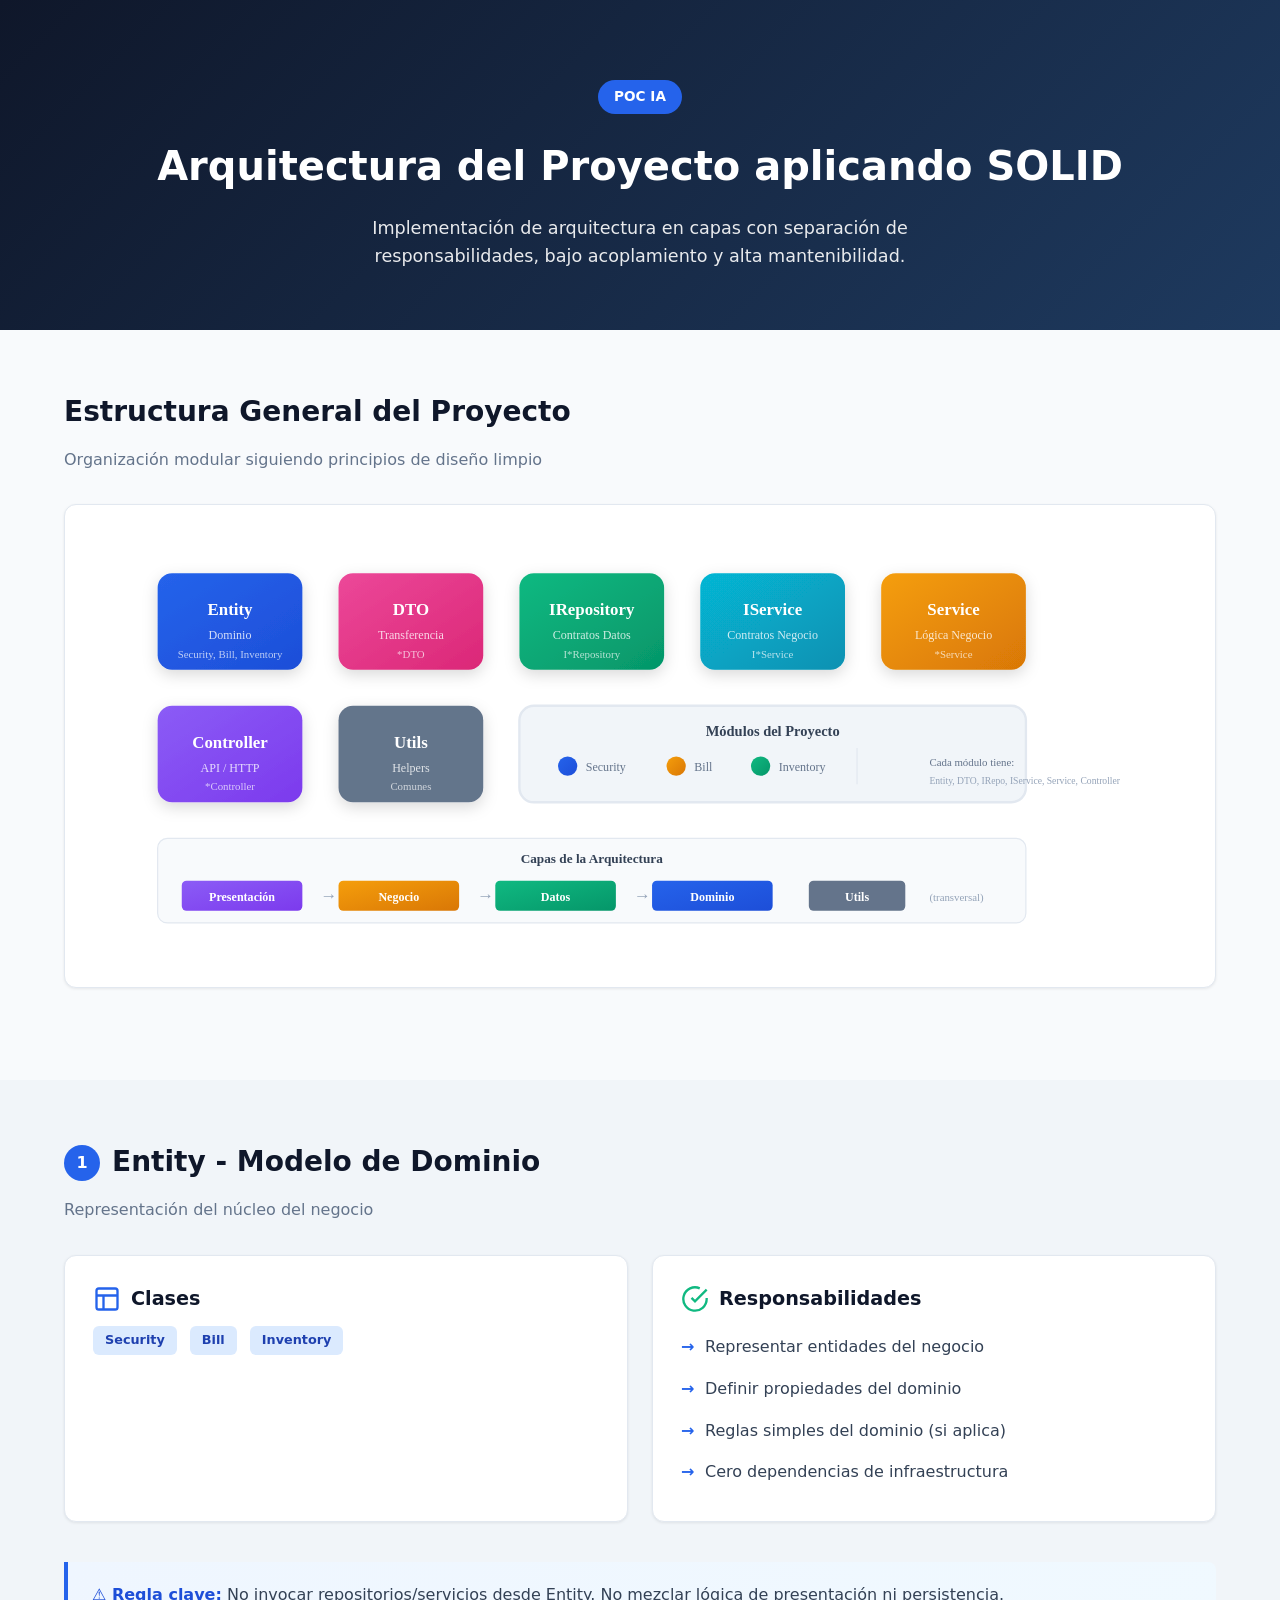
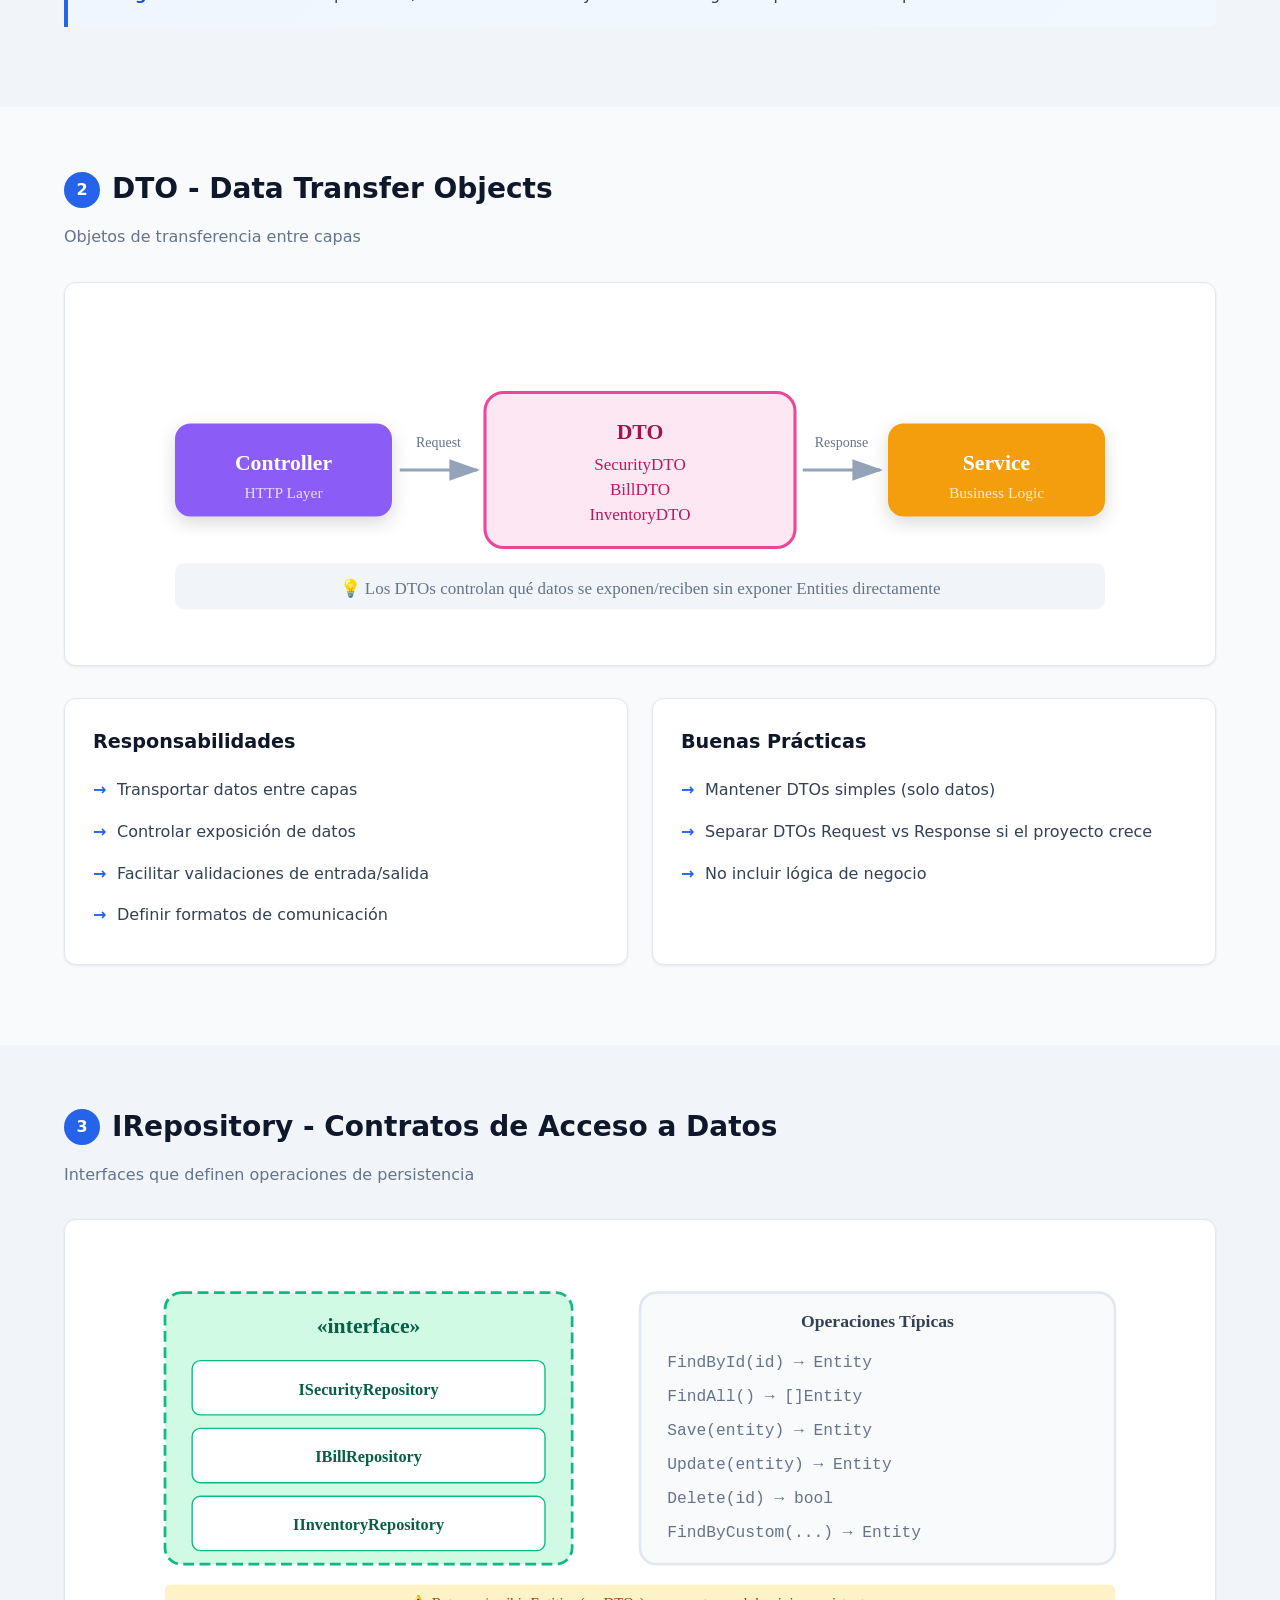
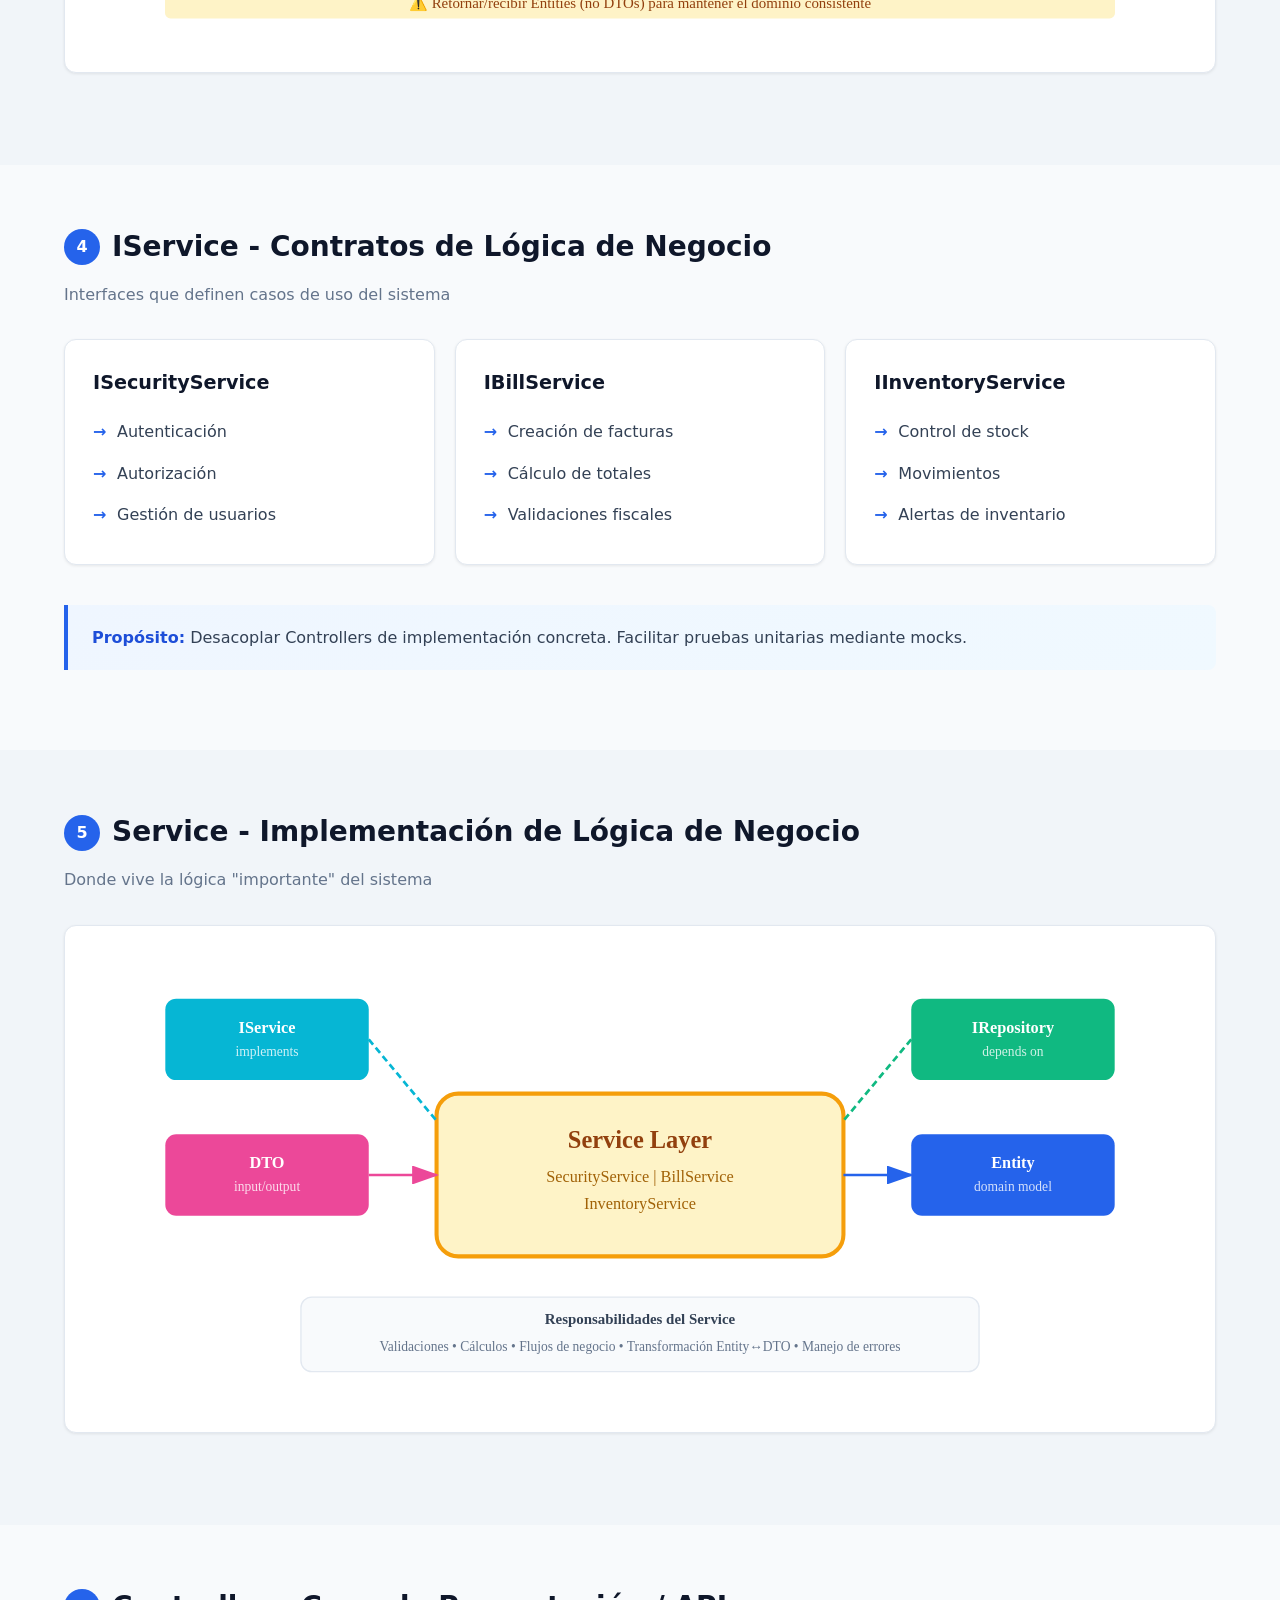
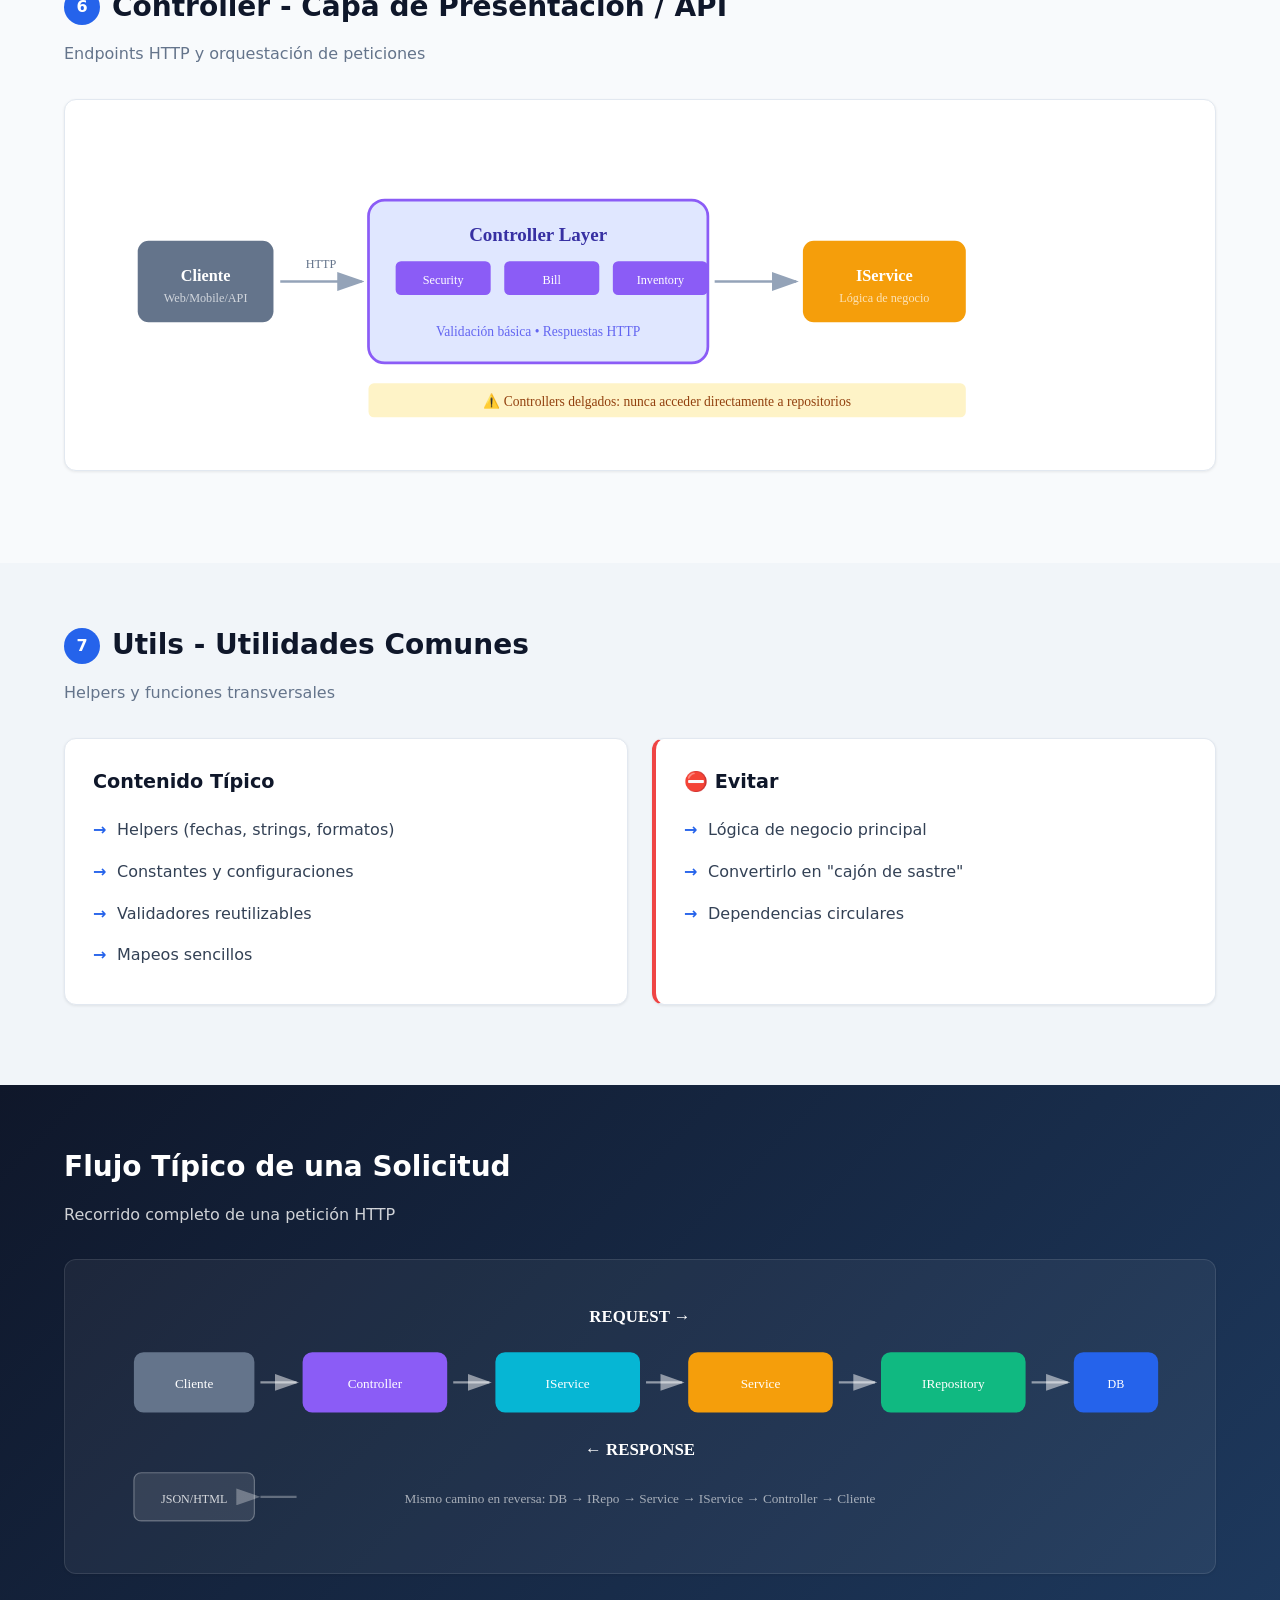
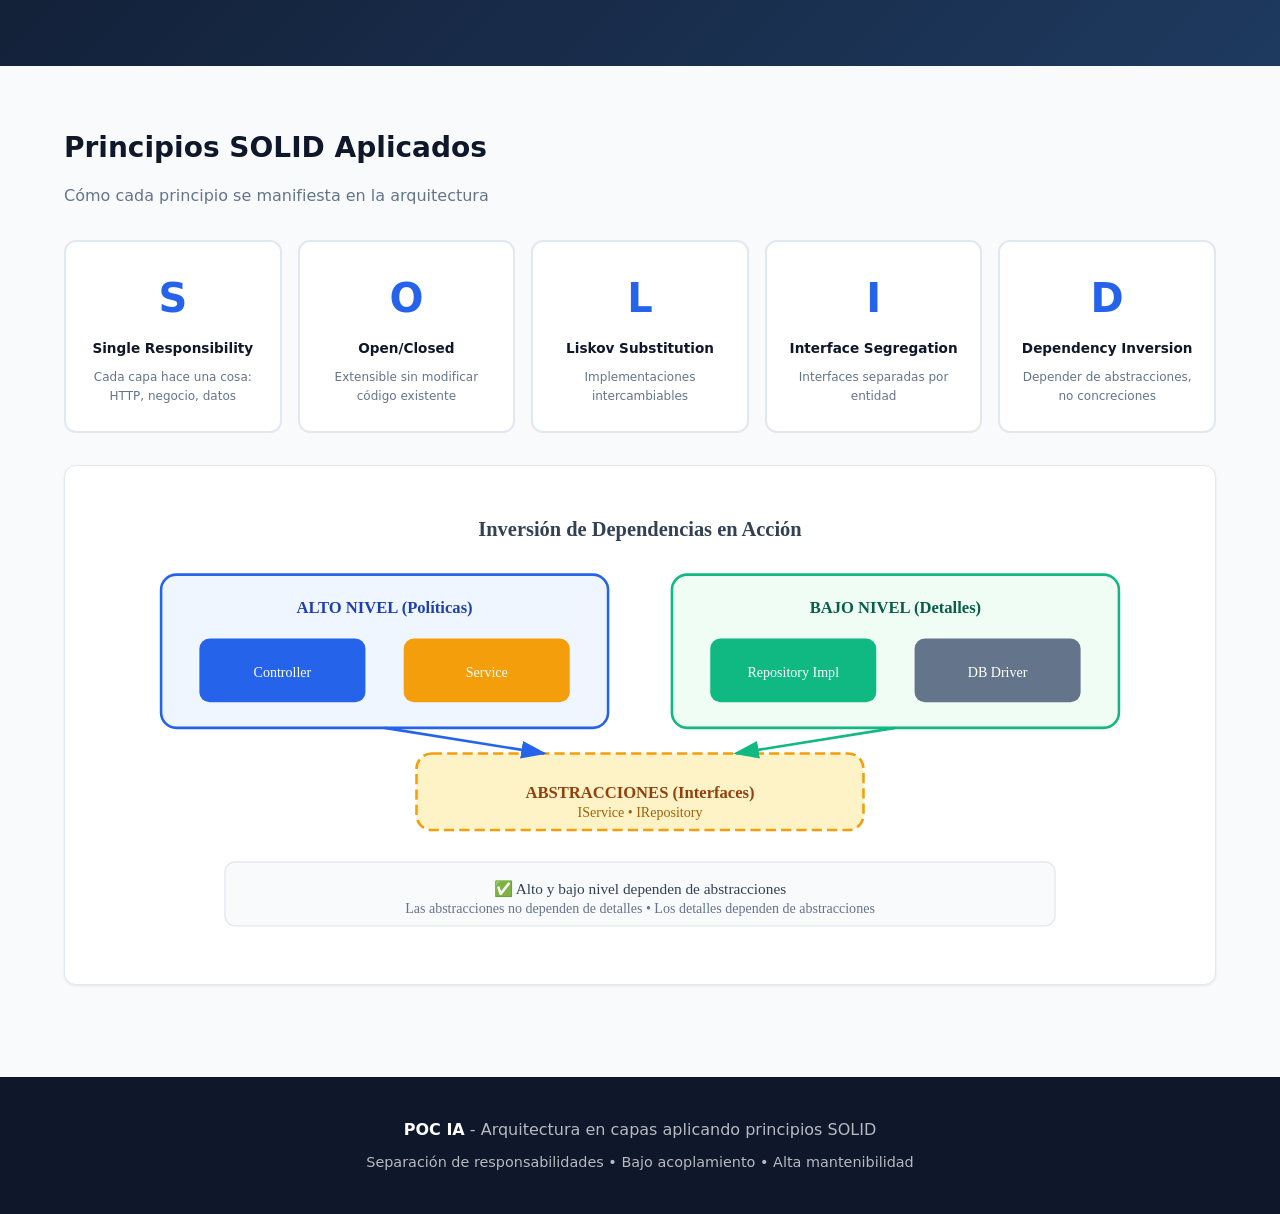
<file: 03-execution/03-week/02-session/solid-architecture/index.html>
<!DOCTYPE html>
<html lang="es">
<head>
    <meta charset="UTF-8">
    <meta name="viewport" content="width=device-width, initial-scale=1.0">
    <title>POC IA - Arquitectura SOLID</title>
    <link rel="stylesheet" href="src/css/styles.css">
</head>
<body>

<header>
    <div class="container">
        <span class="badge">POC IA</span>
        <h1>Arquitectura del Proyecto aplicando SOLID</h1>
        <p>Implementación de arquitectura en capas con separación de responsabilidades, bajo acoplamiento y alta mantenibilidad.</p>
    </div>
</header>

<!-- Estructura General -->
<section>
    <div class="container">
        <h2 class="section-title">Estructura General del Proyecto</h2>
        <p class="section-subtitle">Organización modular siguiendo principios de diseño limpio</p>

        <div class="svg-container">
            <object type="image/svg+xml" data="src/svg/structure.svg" width="100%">
                Estructura del proyecto
            </object>
        </div>
    </div>
</section>

<!-- Entity -->
<section class="alt-bg">
    <div class="container">
        <h2 class="section-title">
            <span class="number">1</span>
            Entity - Modelo de Dominio
        </h2>
        <p class="section-subtitle">Representación del núcleo del negocio</p>

        <div class="grid-2">
            <div class="card">
                <h3>
                    <svg class="icon" viewBox="0 0 24 24" fill="none" stroke="#2563eb" stroke-width="2">
                        <rect x="3" y="3" width="18" height="18" rx="2"/>
                        <path d="M3 9h18M9 21V9"/>
                    </svg>
                    Clases
                </h3>
                <div>
                    <span class="tag tag-entity">Security</span>
                    <span class="tag tag-entity">Bill</span>
                    <span class="tag tag-entity">Inventory</span>
                </div>
            </div>
            <div class="card">
                <h3>
                    <svg class="icon" viewBox="0 0 24 24" fill="none" stroke="#10b981" stroke-width="2">
                        <path d="M22 11.08V12a10 10 0 1 1-5.93-9.14"/>
                        <polyline points="22 4 12 14.01 9 11.01"/>
                    </svg>
                    Responsabilidades
                </h3>
                <ul>
                    <li>Representar entidades del negocio</li>
                    <li>Definir propiedades del dominio</li>
                    <li>Reglas simples del dominio (si aplica)</li>
                    <li>Cero dependencias de infraestructura</li>
                </ul>
            </div>
        </div>

        <div class="highlight-box">
            <strong>⚠️ Regla clave:</strong> No invocar repositorios/servicios desde Entity. No mezclar lógica de presentación ni persistencia.
        </div>
    </div>
</section>

<!-- DTO -->
<section>
    <div class="container">
        <h2 class="section-title">
            <span class="number">2</span>
            DTO - Data Transfer Objects
        </h2>
        <p class="section-subtitle">Objetos de transferencia entre capas</p>

        <div class="svg-container">
            <object type="image/svg+xml" data="src/svg/dto-flow.svg" width="100%">
                Flujo de DTOs
            </object>
        </div>

        <div class="grid-2">
            <div class="card">
                <h3>Responsabilidades</h3>
                <ul>
                    <li>Transportar datos entre capas</li>
                    <li>Controlar exposición de datos</li>
                    <li>Facilitar validaciones de entrada/salida</li>
                    <li>Definir formatos de comunicación</li>
                </ul>
            </div>
            <div class="card">
                <h3>Buenas Prácticas</h3>
                <ul>
                    <li>Mantener DTOs simples (solo datos)</li>
                    <li>Separar DTOs Request vs Response si el proyecto crece</li>
                    <li>No incluir lógica de negocio</li>
                </ul>
            </div>
        </div>
    </div>
</section>

<!-- IRepository -->
<section class="alt-bg">
    <div class="container">
        <h2 class="section-title">
            <span class="number">3</span>
            IRepository - Contratos de Acceso a Datos
        </h2>
        <p class="section-subtitle">Interfaces que definen operaciones de persistencia</p>

        <div class="svg-container">
            <object type="image/svg+xml" data="src/svg/repository.svg" width="100%">
                Diagrama de Repository
            </object>
        </div>
    </div>
</section>

<!-- IService -->
<section>
    <div class="container">
        <h2 class="section-title">
            <span class="number">4</span>
            IService - Contratos de Lógica de Negocio
        </h2>
        <p class="section-subtitle">Interfaces que definen casos de uso del sistema</p>

        <div class="grid-3">
            <div class="card">
                <h3>ISecurityService</h3>
                <ul>
                    <li>Autenticación</li>
                    <li>Autorización</li>
                    <li>Gestión de usuarios</li>
                </ul>
            </div>
            <div class="card">
                <h3>IBillService</h3>
                <ul>
                    <li>Creación de facturas</li>
                    <li>Cálculo de totales</li>
                    <li>Validaciones fiscales</li>
                </ul>
            </div>
            <div class="card">
                <h3>IInventoryService</h3>
                <ul>
                    <li>Control de stock</li>
                    <li>Movimientos</li>
                    <li>Alertas de inventario</li>
                </ul>
            </div>
        </div>

        <div class="highlight-box">
            <strong>Propósito:</strong> Desacoplar Controllers de implementación concreta. Facilitar pruebas unitarias mediante mocks.
        </div>
    </div>
</section>

<!-- Service -->
<section class="alt-bg">
    <div class="container">
        <h2 class="section-title">
            <span class="number">5</span>
            Service - Implementación de Lógica de Negocio
        </h2>
        <p class="section-subtitle">Donde vive la lógica "importante" del sistema</p>

        <div class="svg-container">
            <object type="image/svg+xml" data="src/svg/service-layer.svg" width="100%">
                Service Layer
            </object>
        </div>
    </div>
</section>

<!-- Controller -->
<section>
    <div class="container">
        <h2 class="section-title">
            <span class="number">6</span>
            Controller - Capa de Presentación / API
        </h2>
        <p class="section-subtitle">Endpoints HTTP y orquestación de peticiones</p>

        <div class="svg-container">
            <object type="image/svg+xml" data="src/svg/controller.svg" width="100%">
                Controller Layer
            </object>
        </div>
    </div>
</section>

<!-- Utils -->
<section class="alt-bg">
    <div class="container">
        <h2 class="section-title">
            <span class="number">7</span>
            Utils - Utilidades Comunes
        </h2>
        <p class="section-subtitle">Helpers y funciones transversales</p>

        <div class="grid-2">
            <div class="card">
                <h3>Contenido Típico</h3>
                <ul>
                    <li>Helpers (fechas, strings, formatos)</li>
                    <li>Constantes y configuraciones</li>
                    <li>Validadores reutilizables</li>
                    <li>Mapeos sencillos</li>
                </ul>
            </div>
            <div class="card warning">
                <h3>⛔ Evitar</h3>
                <ul>
                    <li>Lógica de negocio principal</li>
                    <li>Convertirlo en "cajón de sastre"</li>
                    <li>Dependencias circulares</li>
                </ul>
            </div>
        </div>
    </div>
</section>

<!-- Flujo de Request -->
<section class="flow-section">
    <div class="container">
        <h2 class="section-title">Flujo Típico de una Solicitud</h2>
        <p class="section-subtitle">Recorrido completo de una petición HTTP</p>

        <div class="svg-container dark">
            <object type="image/svg+xml" data="src/svg/request-flow.svg" width="100%">
                Request Flow
            </object>
        </div>
    </div>
</section>

<!-- SOLID -->
<section>
    <div class="container">
        <h2 class="section-title">Principios SOLID Aplicados</h2>
        <p class="section-subtitle">Cómo cada principio se manifiesta en la arquitectura</p>

        <div class="solid-grid">
            <div class="solid-item">
                <div class="letter">S</div>
                <div class="name">Single Responsibility</div>
                <div class="desc">Cada capa hace una cosa: HTTP, negocio, datos</div>
            </div>
            <div class="solid-item">
                <div class="letter">O</div>
                <div class="name">Open/Closed</div>
                <div class="desc">Extensible sin modificar código existente</div>
            </div>
            <div class="solid-item">
                <div class="letter">L</div>
                <div class="name">Liskov Substitution</div>
                <div class="desc">Implementaciones intercambiables</div>
            </div>
            <div class="solid-item">
                <div class="letter">I</div>
                <div class="name">Interface Segregation</div>
                <div class="desc">Interfaces separadas por entidad</div>
            </div>
            <div class="solid-item">
                <div class="letter">D</div>
                <div class="name">Dependency Inversion</div>
                <div class="desc">Depender de abstracciones, no concreciones</div>
            </div>
        </div>

        <div class="svg-container">
            <object type="image/svg+xml" data="src/svg/dependency-inversion.svg" width="100%">
                Dependency Inversion
            </object>
        </div>
    </div>
</section>

<footer>
    <div class="container">
        <p><strong>POC IA</strong> - Arquitectura en capas aplicando principios SOLID</p>
        <p style="margin-top: 8px; font-size: 0.9rem;">Separación de responsabilidades • Bajo acoplamiento • Alta mantenibilidad</p>
    </div>
</footer>

<script src="src/js/main.js"></script>
</body>
</html>
</file>
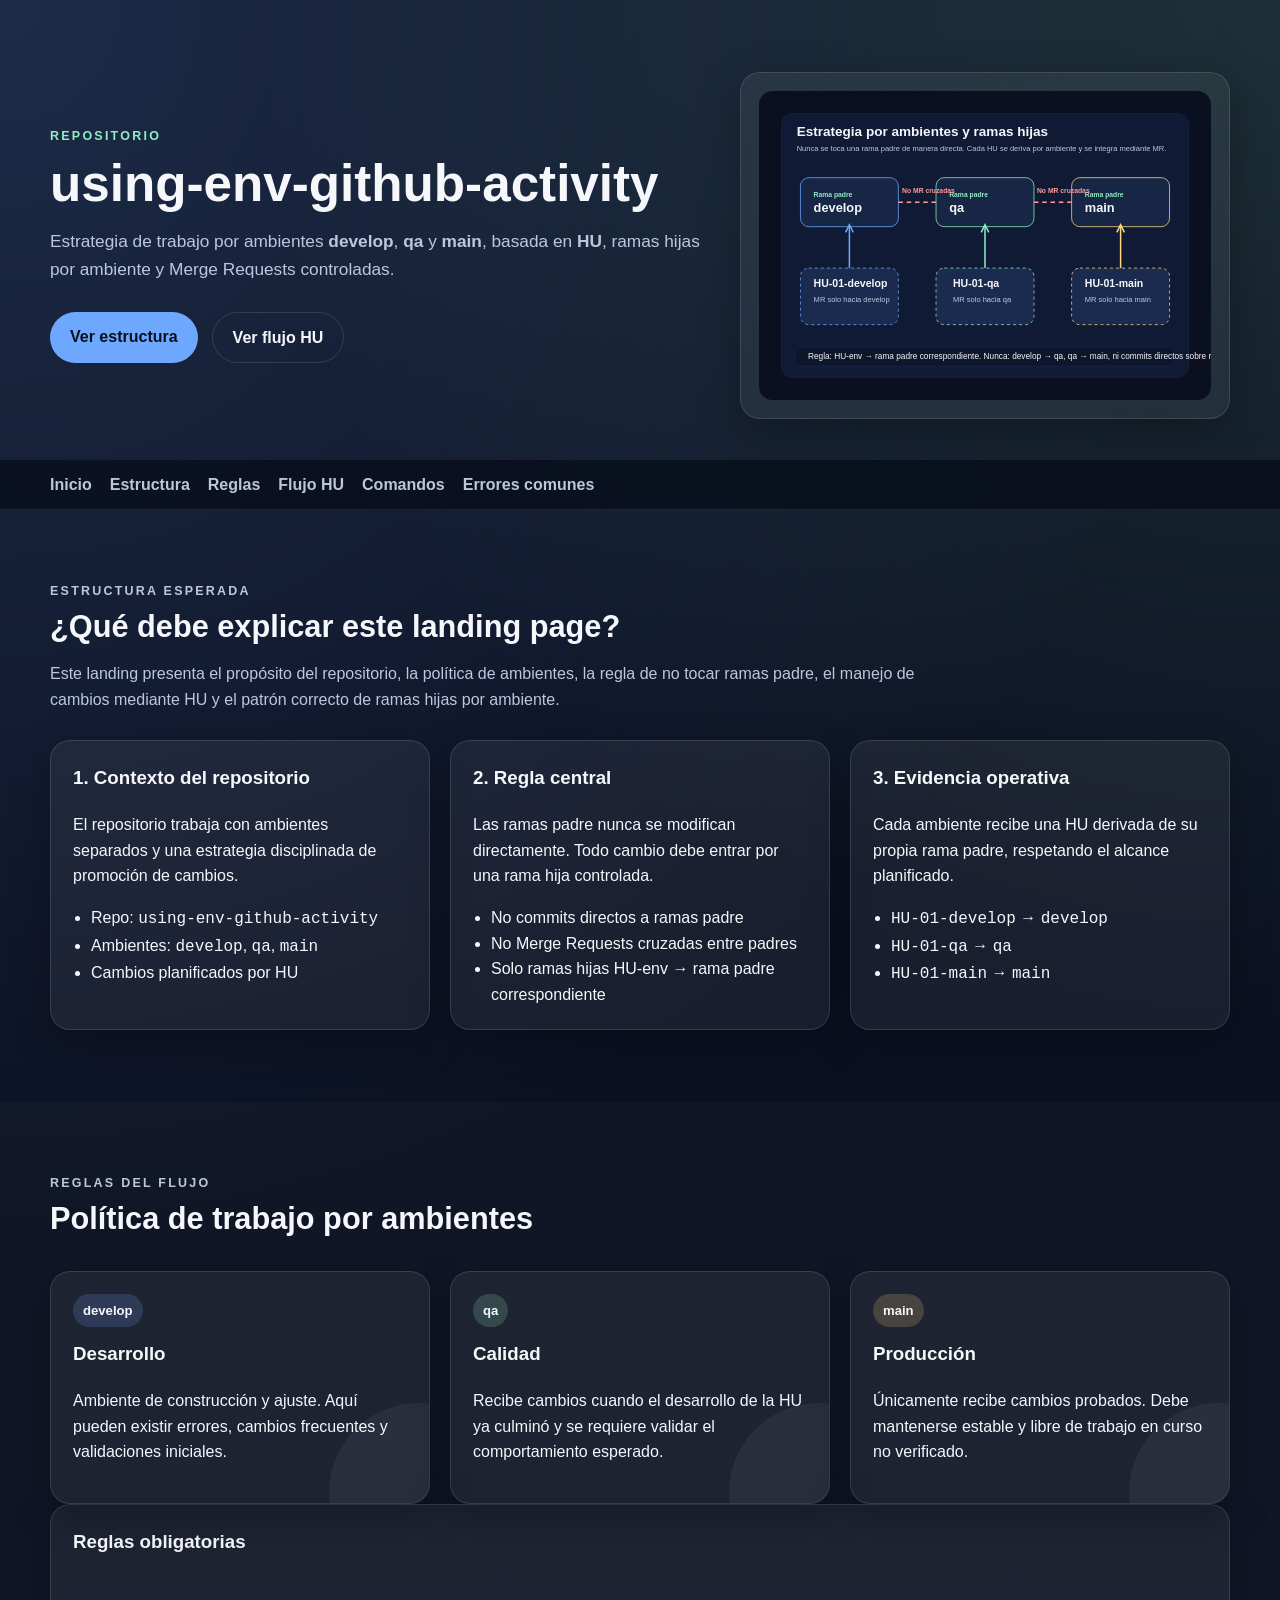
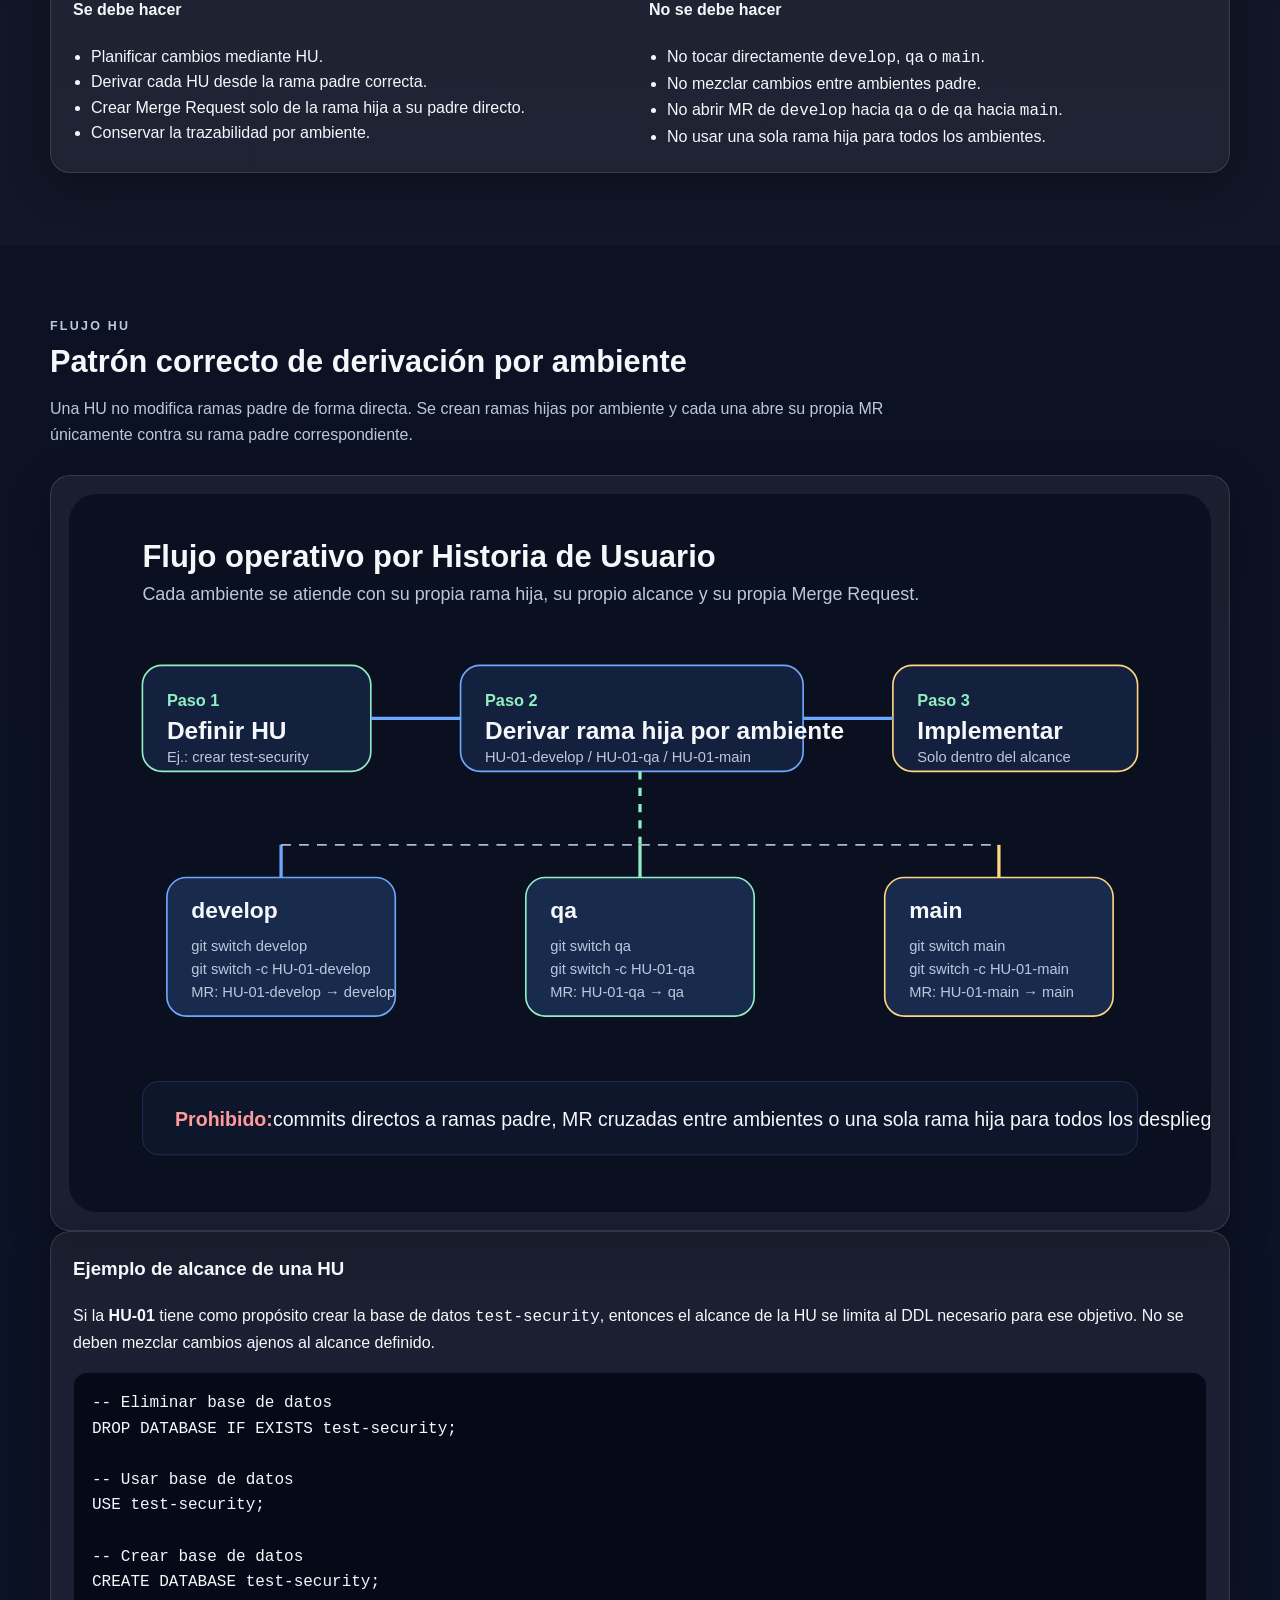
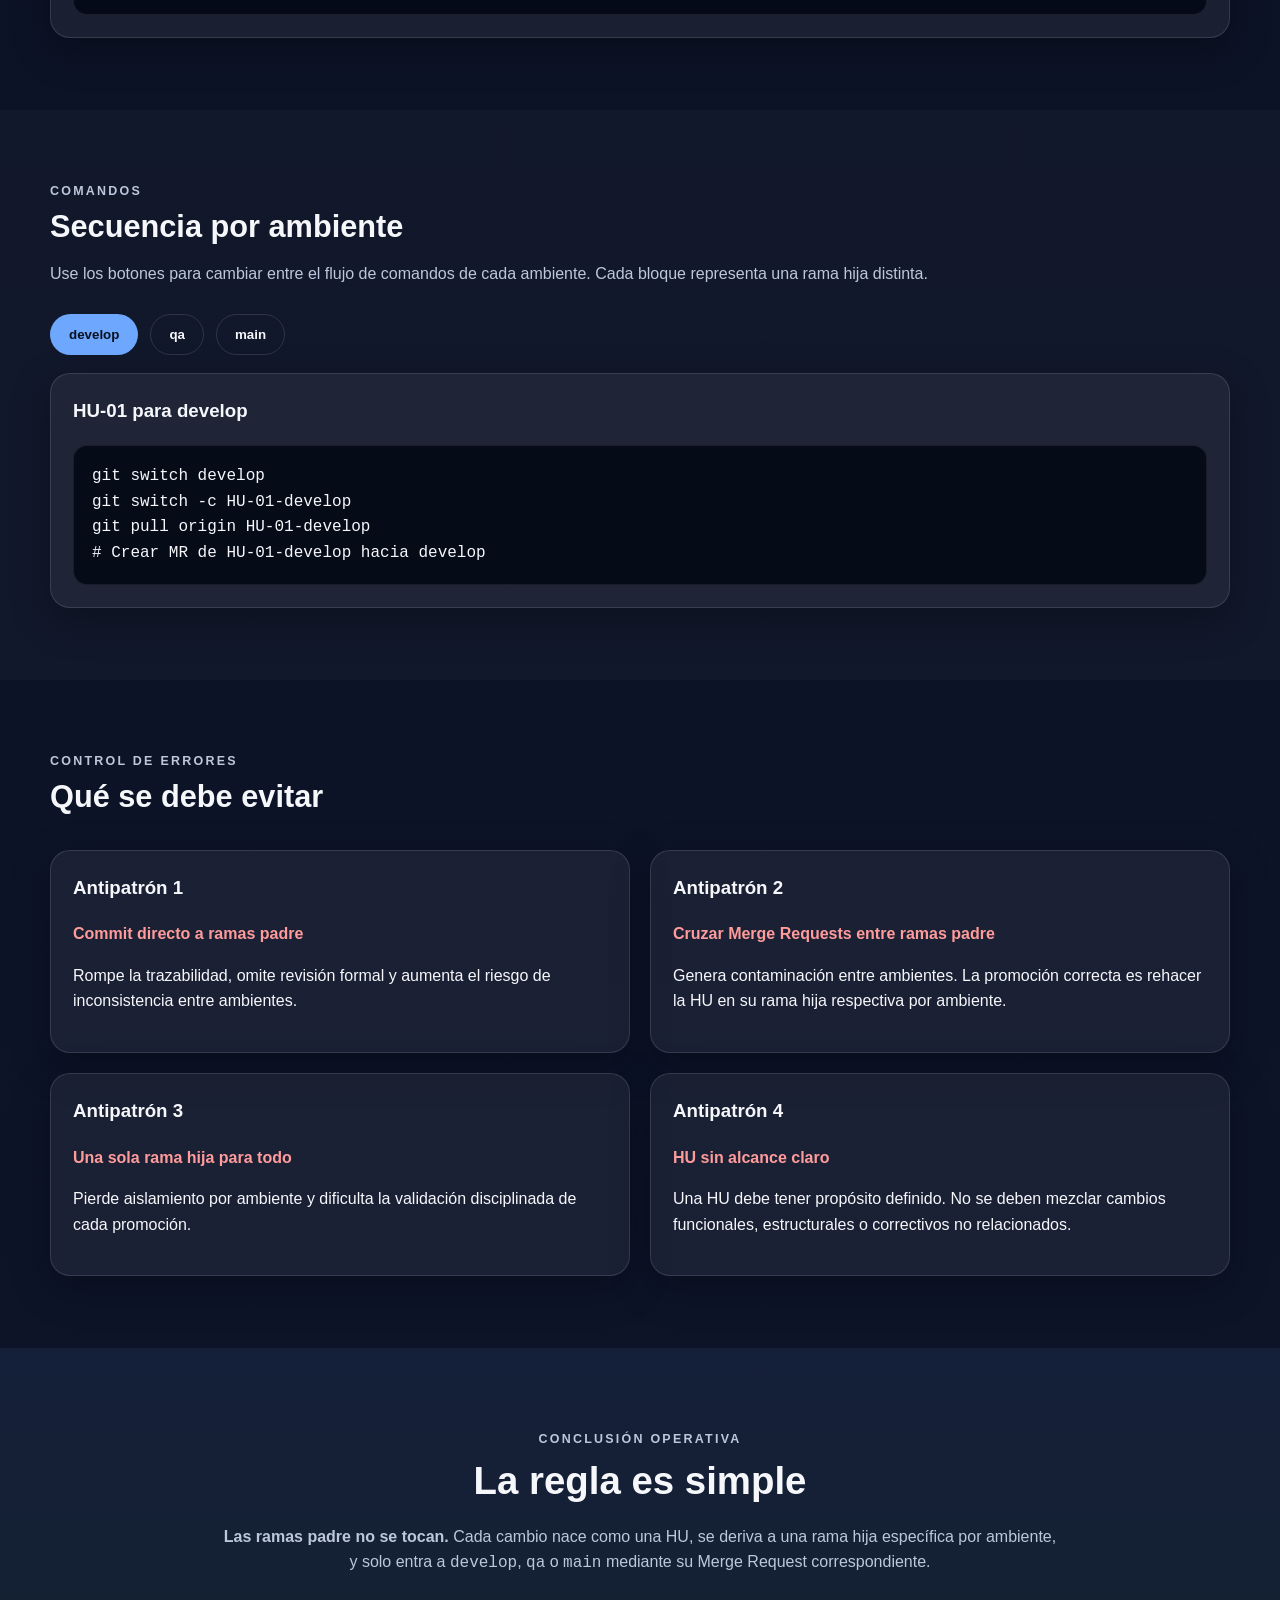
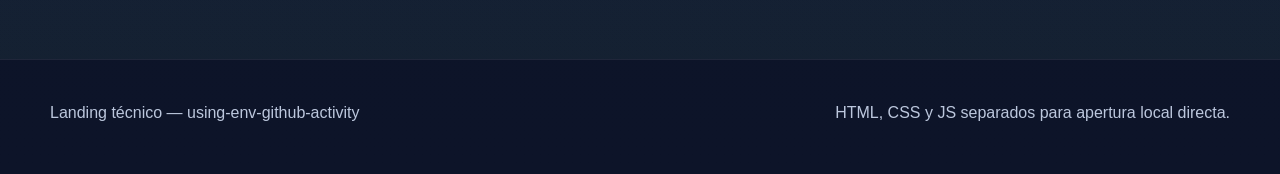
<file: 03-execution/06-week/01-session/using-env-github-activity/index.html>
<!DOCTYPE html>
<html lang="es">
<head>
    <meta charset="UTF-8">
    <meta name="viewport" content="width=device-width, initial-scale=1.0">
    <title>using-env-github-activity | Landing Page</title>
    <meta name="description" content="Landing page técnica para explicar la estrategia de ramas por ambientes y HU en el repositorio using-env-github-activity.">
    <link rel="stylesheet" href="styles.css">
</head>
<body>
    <header class="hero" id="inicio">
        <div class="hero__content container">
            <div class="hero__text">
                <p class="eyebrow">Repositorio</p>
                <h1>using-env-github-activity</h1>
                <p class="lead">
                    Estrategia de trabajo por ambientes <strong>develop</strong>, <strong>qa</strong> y <strong>main</strong>,
                    basada en <strong>HU</strong>, ramas hijas por ambiente y Merge Requests controladas.
                </p>
                <div class="hero__actions">
                    <a href="#estructura" class="btn btn--primary">Ver estructura</a>
                    <a href="#flujo" class="btn btn--secondary">Ver flujo HU</a>
                </div>
            </div>
            <div class="hero__visual card">
                <img src="assets/branch-strategy.svg" alt="Diagrama de estrategia de ramas por ambientes y HU">
            </div>
        </div>
    </header>

    <nav class="topnav">
        <div class="container topnav__inner">
            <a href="#inicio">Inicio</a>
            <a href="#estructura">Estructura</a>
            <a href="#reglas">Reglas</a>
            <a href="#flujo">Flujo HU</a>
            <a href="#comandos">Comandos</a>
            <a href="#errores">Errores comunes</a>
        </div>
    </nav>

    <main>
        <section class="section" id="estructura">
            <div class="container">
                <div class="section__heading">
                    <p class="eyebrow">Estructura esperada</p>
                    <h2>¿Qué debe explicar este landing page?</h2>
                    <p>
                        Este landing presenta el propósito del repositorio, la política de ambientes, la regla de no tocar ramas padre,
                        el manejo de cambios mediante HU y el patrón correcto de ramas hijas por ambiente.
                    </p>
                </div>

                <div class="grid grid--3">
                    <article class="card feature-card">
                        <h3>1. Contexto del repositorio</h3>
                        <p>
                            El repositorio trabaja con ambientes separados y una estrategia disciplinada de promoción de cambios.
                        </p>
                        <ul>
                            <li>Repo: <code>using-env-github-activity</code></li>
                            <li>Ambientes: <code>develop</code>, <code>qa</code>, <code>main</code></li>
                            <li>Cambios planificados por HU</li>
                        </ul>
                    </article>

                    <article class="card feature-card">
                        <h3>2. Regla central</h3>
                        <p>
                            Las ramas padre nunca se modifican directamente. Todo cambio debe entrar por una rama hija controlada.
                        </p>
                        <ul>
                            <li>No commits directos a ramas padre</li>
                            <li>No Merge Requests cruzadas entre padres</li>
                            <li>Solo ramas hijas HU-env → rama padre correspondiente</li>
                        </ul>
                    </article>

                    <article class="card feature-card">
                        <h3>3. Evidencia operativa</h3>
                        <p>
                            Cada ambiente recibe una HU derivada de su propia rama padre, respetando el alcance planificado.
                        </p>
                        <ul>
                            <li><code>HU-01-develop</code> → <code>develop</code></li>
                            <li><code>HU-01-qa</code> → <code>qa</code></li>
                            <li><code>HU-01-main</code> → <code>main</code></li>
                        </ul>
                    </article>
                </div>
            </div>
        </section>

        <section class="section section--alt" id="reglas">
            <div class="container">
                <div class="section__heading">
                    <p class="eyebrow">Reglas del flujo</p>
                    <h2>Política de trabajo por ambientes</h2>
                </div>

                <div class="grid grid--3">
                    <article class="card policy-card policy-card--develop">
                        <span class="badge">develop</span>
                        <h3>Desarrollo</h3>
                        <p>Ambiente de construcción y ajuste. Aquí pueden existir errores, cambios frecuentes y validaciones iniciales.</p>
                    </article>

                    <article class="card policy-card policy-card--qa">
                        <span class="badge">qa</span>
                        <h3>Calidad</h3>
                        <p>Recibe cambios cuando el desarrollo de la HU ya culminó y se requiere validar el comportamiento esperado.</p>
                    </article>

                    <article class="card policy-card policy-card--main">
                        <span class="badge">main</span>
                        <h3>Producción</h3>
                        <p>Únicamente recibe cambios probados. Debe mantenerse estable y libre de trabajo en curso no verificado.</p>
                    </article>
                </div>

                <div class="card rules-block">
                    <h3>Reglas obligatorias</h3>
                    <div class="rules-grid">
                        <div>
                            <h4>Se debe hacer</h4>
                            <ul>
                                <li>Planificar cambios mediante HU.</li>
                                <li>Derivar cada HU desde la rama padre correcta.</li>
                                <li>Crear Merge Request solo de la rama hija a su padre directo.</li>
                                <li>Conservar la trazabilidad por ambiente.</li>
                            </ul>
                        </div>
                        <div>
                            <h4>No se debe hacer</h4>
                            <ul>
                                <li>No tocar directamente <code>develop</code>, <code>qa</code> o <code>main</code>.</li>
                                <li>No mezclar cambios entre ambientes padre.</li>
                                <li>No abrir MR de <code>develop</code> hacia <code>qa</code> o de <code>qa</code> hacia <code>main</code>.</li>
                                <li>No usar una sola rama hija para todos los ambientes.</li>
                            </ul>
                        </div>
                    </div>
                </div>
            </div>
        </section>

        <section class="section" id="flujo">
            <div class="container">
                <div class="section__heading">
                    <p class="eyebrow">Flujo HU</p>
                    <h2>Patrón correcto de derivación por ambiente</h2>
                    <p>
                        Una HU no modifica ramas padre de forma directa. Se crean ramas hijas por ambiente y cada una abre su propia MR
                        únicamente contra su rama padre correspondiente.
                    </p>
                </div>

                <div class="card diagram-card">
                    <img src="assets/hu-workflow.svg" alt="Flujo de trabajo por HU y ambientes">
                </div>

                <div class="card scope-card">
                    <h3>Ejemplo de alcance de una HU</h3>
                    <p>
                        Si la <strong>HU-01</strong> tiene como propósito crear la base de datos <code>test-security</code>, entonces el alcance
                        de la HU se limita al DDL necesario para ese objetivo. No se deben mezclar cambios ajenos al alcance definido.
                    </p>
<pre><code>-- Eliminar base de datos
DROP DATABASE IF EXISTS test-security;

-- Usar base de datos
USE test-security;

-- Crear base de datos
CREATE DATABASE test-security;</code></pre>
                </div>
            </div>
        </section>

        <section class="section section--alt" id="comandos">
            <div class="container">
                <div class="section__heading">
                    <p class="eyebrow">Comandos</p>
                    <h2>Secuencia por ambiente</h2>
                    <p>
                        Use los botones para cambiar entre el flujo de comandos de cada ambiente. Cada bloque representa una rama hija distinta.
                    </p>
                </div>

                <div class="tabs">
                    <div class="tabs__controls" role="tablist" aria-label="Ambientes">
                        <button class="tab-btn is-active" data-tab="develop" role="tab" aria-selected="true">develop</button>
                        <button class="tab-btn" data-tab="qa" role="tab" aria-selected="false">qa</button>
                        <button class="tab-btn" data-tab="main" role="tab" aria-selected="false">main</button>
                    </div>

                    <div class="tab-panel is-active" id="tab-develop" role="tabpanel">
                        <div class="card command-card">
                            <h3>HU-01 para develop</h3>
<pre><code>git switch develop
git switch -c HU-01-develop
git pull origin HU-01-develop
# Crear MR de HU-01-develop hacia develop</code></pre>
                        </div>
                    </div>

                    <div class="tab-panel" id="tab-qa" role="tabpanel">
                        <div class="card command-card">
                            <h3>HU-01 para qa</h3>
<pre><code>git switch qa
git switch -c HU-01-qa
git pull origin HU-01-qa
# Crear MR de HU-01-qa hacia qa</code></pre>
                        </div>
                    </div>

                    <div class="tab-panel" id="tab-main" role="tabpanel">
                        <div class="card command-card">
                            <h3>HU-01 para main</h3>
<pre><code>git switch main
git switch -c HU-01-main
git pull origin HU-01-main
# Crear MR de HU-01-main hacia main</code></pre>
                        </div>
                    </div>
                </div>
            </div>
        </section>

        <section class="section" id="errores">
            <div class="container">
                <div class="section__heading">
                    <p class="eyebrow">Control de errores</p>
                    <h2>Qué se debe evitar</h2>
                </div>

                <div class="grid grid--2">
                    <article class="card error-card">
                        <h3>Antipatrón 1</h3>
                        <p class="error-title">Commit directo a ramas padre</p>
                        <p>
                            Rompe la trazabilidad, omite revisión formal y aumenta el riesgo de inconsistencia entre ambientes.
                        </p>
                    </article>

                    <article class="card error-card">
                        <h3>Antipatrón 2</h3>
                        <p class="error-title">Cruzar Merge Requests entre ramas padre</p>
                        <p>
                            Genera contaminación entre ambientes. La promoción correcta es rehacer la HU en su rama hija respectiva por ambiente.
                        </p>
                    </article>

                    <article class="card error-card">
                        <h3>Antipatrón 3</h3>
                        <p class="error-title">Una sola rama hija para todo</p>
                        <p>
                            Pierde aislamiento por ambiente y dificulta la validación disciplinada de cada promoción.
                        </p>
                    </article>

                    <article class="card error-card">
                        <h3>Antipatrón 4</h3>
                        <p class="error-title">HU sin alcance claro</p>
                        <p>
                            Una HU debe tener propósito definido. No se deben mezclar cambios funcionales, estructurales o correctivos no relacionados.
                        </p>
                    </article>
                </div>
            </div>
        </section>

        <section class="section section--accent" id="resumen">
            <div class="container">
                <div class="summary-box">
                    <p class="eyebrow">Conclusión operativa</p>
                    <h2>La regla es simple</h2>
                    <p>
                        <strong>Las ramas padre no se tocan.</strong> Cada cambio nace como una HU, se deriva a una rama hija específica por ambiente,
                        y solo entra a <code>develop</code>, <code>qa</code> o <code>main</code> mediante su Merge Request correspondiente.
                    </p>
                </div>
            </div>
        </section>
    </main>

    <footer class="footer">
        <div class="container footer__inner">
            <p>Landing técnico — using-env-github-activity</p>
            <p>HTML, CSS y JS separados para apertura local directa.</p>
        </div>
    </footer>

    <script src="script.js"></script>
</body>
</html>
</file>
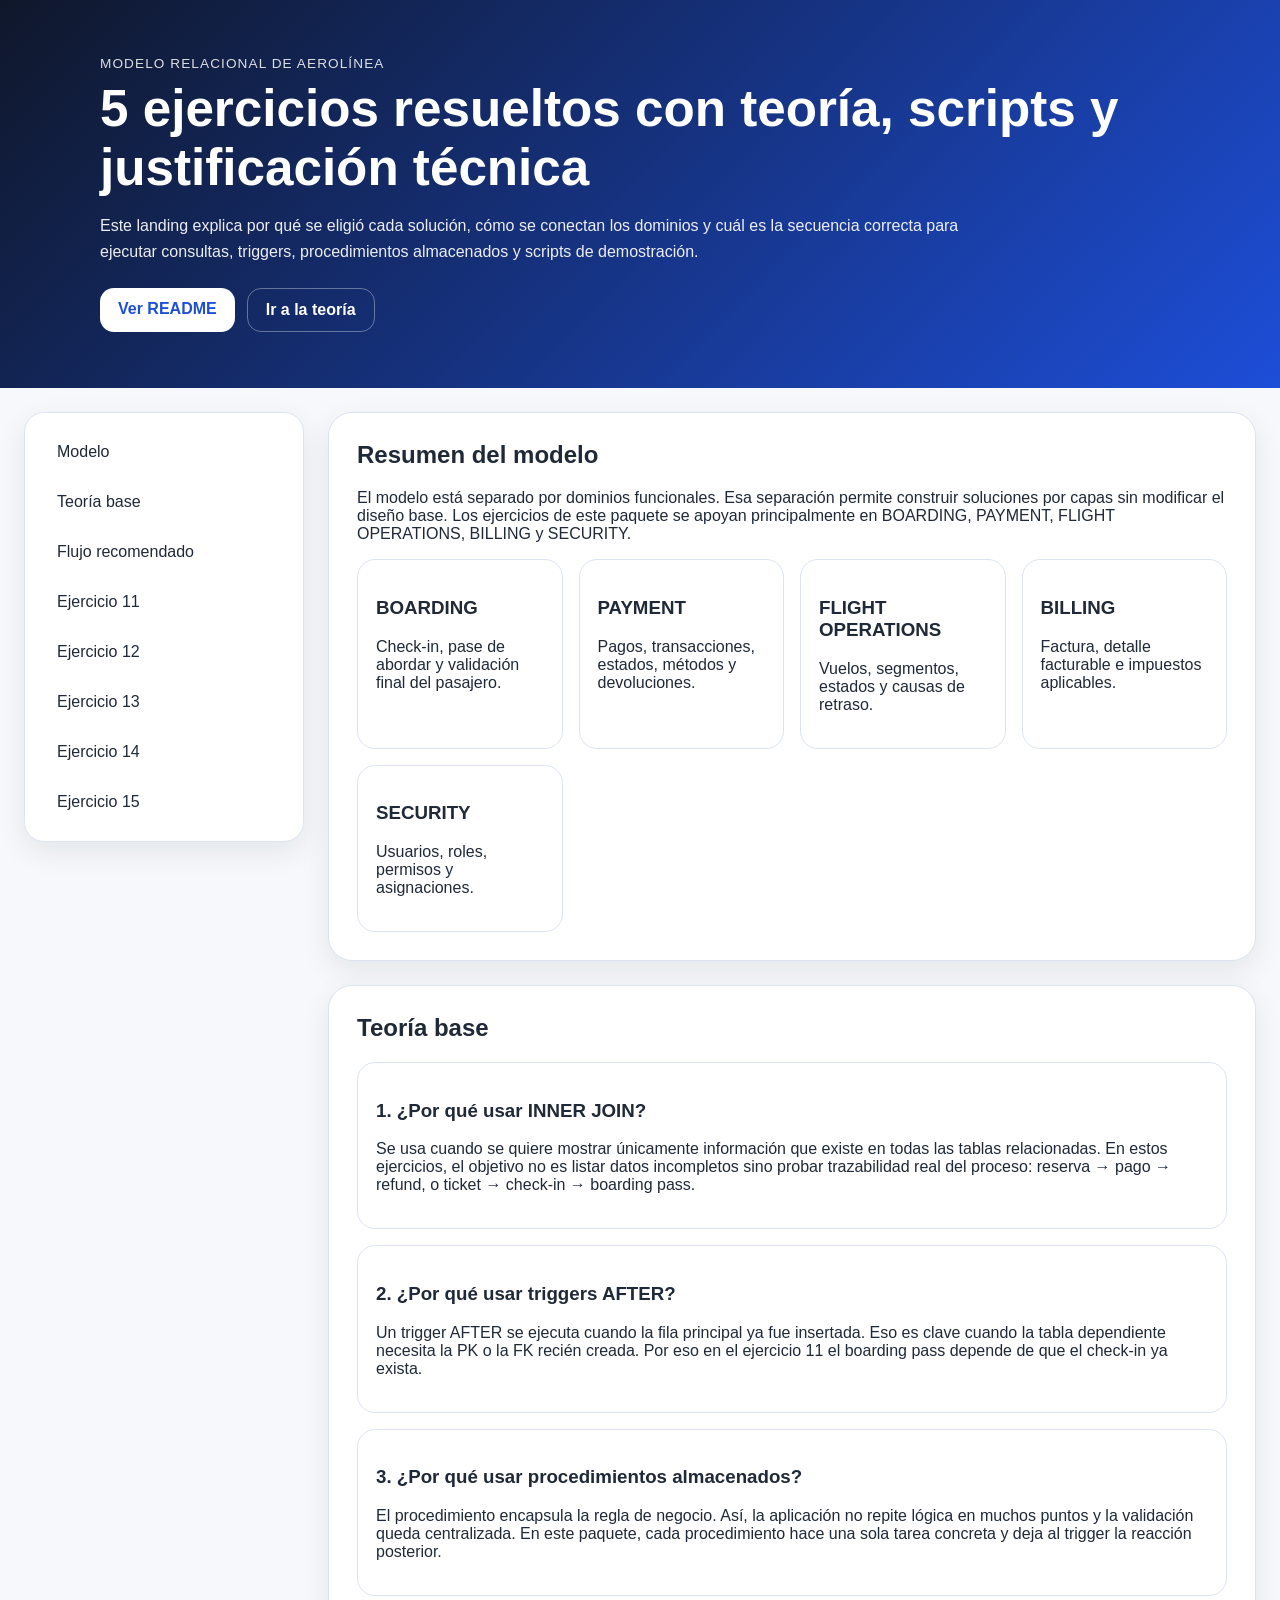
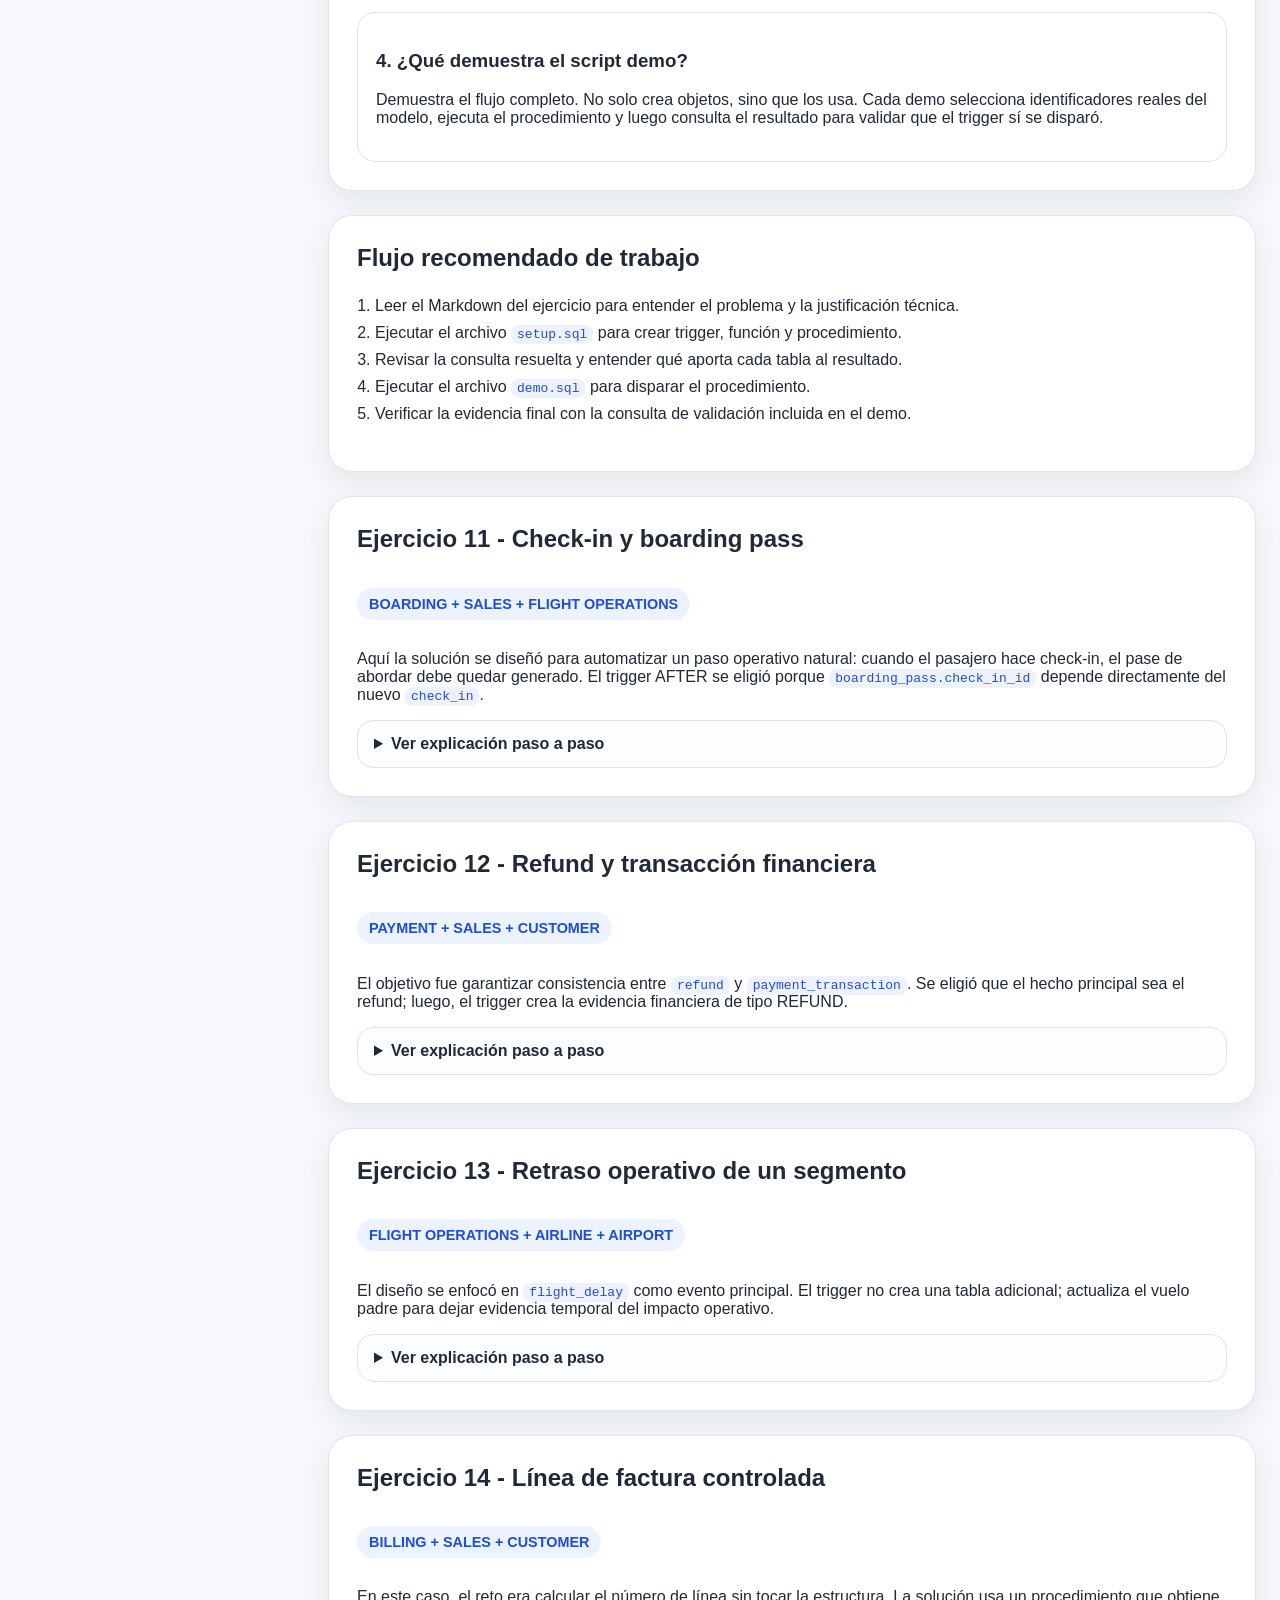
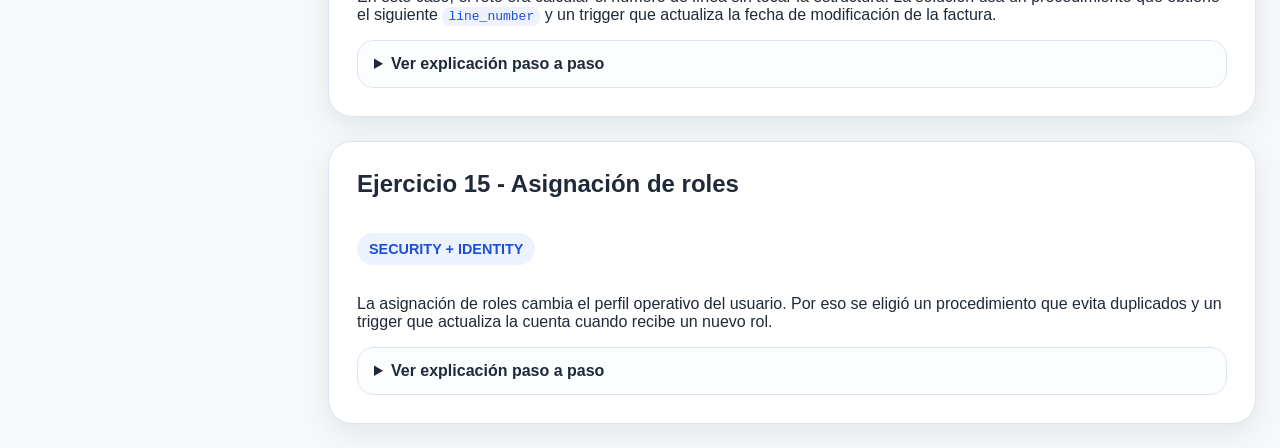
<file: 03-execution/11-week/01-session/ejercicios/landing/index.html>
<!DOCTYPE html>
<html lang="es">
<head>
  <meta charset="UTF-8">
  <meta name="viewport" content="width=device-width, initial-scale=1.0">
  <title>Landing - 5 ejercicios resueltos del modelo de aerolínea</title>
  <link rel="stylesheet" href="styles.css">
</head>
<body>
  <header class="hero">
    <div class="hero__content">
      <p class="eyebrow">Modelo relacional de aerolínea</p>
      <h1>5 ejercicios resueltos con teoría, scripts y justificación técnica</h1>
      <p class="hero__text">
        Este landing explica por qué se eligió cada solución, cómo se conectan los dominios y cuál es la secuencia correcta para ejecutar
        consultas, triggers, procedimientos almacenados y scripts de demostración.
      </p>
      <div class="hero__actions">
        <a class="button" href="../README.md">Ver README</a>
        <a class="button button--secondary" href="#teoria">Ir a la teoría</a>
      </div>
    </div>
  </header>

  <main class="layout">
    <aside class="sidebar">
      <nav>
        <a href="#modelo">Modelo</a>
        <a href="#teoria">Teoría base</a>
        <a href="#flujo">Flujo recomendado</a>
        <a href="#ej11">Ejercicio 11</a>
        <a href="#ej12">Ejercicio 12</a>
        <a href="#ej13">Ejercicio 13</a>
        <a href="#ej14">Ejercicio 14</a>
        <a href="#ej15">Ejercicio 15</a>
      </nav>
    </aside>

    <section class="content">
      <section id="modelo" class="panel">
        <h2>Resumen del modelo</h2>
        <p>
          El modelo está separado por dominios funcionales. Esa separación permite construir soluciones por capas sin modificar el diseño base.
          Los ejercicios de este paquete se apoyan principalmente en BOARDING, PAYMENT, FLIGHT OPERATIONS, BILLING y SECURITY.
        </p>
        <div class="grid">
          <article class="card">
            <h3>BOARDING</h3>
            <p>Check-in, pase de abordar y validación final del pasajero.</p>
          </article>
          <article class="card">
            <h3>PAYMENT</h3>
            <p>Pagos, transacciones, estados, métodos y devoluciones.</p>
          </article>
          <article class="card">
            <h3>FLIGHT OPERATIONS</h3>
            <p>Vuelos, segmentos, estados y causas de retraso.</p>
          </article>
          <article class="card">
            <h3>BILLING</h3>
            <p>Factura, detalle facturable e impuestos aplicables.</p>
          </article>
          <article class="card">
            <h3>SECURITY</h3>
            <p>Usuarios, roles, permisos y asignaciones.</p>
          </article>
        </div>
      </section>

      <section id="teoria" class="panel">
        <h2>Teoría base</h2>
        <div class="stack">
          <article class="card">
            <h3>1. ¿Por qué usar INNER JOIN?</h3>
            <p>
              Se usa cuando se quiere mostrar únicamente información que existe en todas las tablas relacionadas. En estos ejercicios, el objetivo
              no es listar datos incompletos sino probar trazabilidad real del proceso: reserva → pago → refund, o ticket → check-in → boarding pass.
            </p>
          </article>
          <article class="card">
            <h3>2. ¿Por qué usar triggers AFTER?</h3>
            <p>
              Un trigger AFTER se ejecuta cuando la fila principal ya fue insertada. Eso es clave cuando la tabla dependiente necesita la PK o la FK
              recién creada. Por eso en el ejercicio 11 el boarding pass depende de que el check-in ya exista.
            </p>
          </article>
          <article class="card">
            <h3>3. ¿Por qué usar procedimientos almacenados?</h3>
            <p>
              El procedimiento encapsula la regla de negocio. Así, la aplicación no repite lógica en muchos puntos y la validación queda centralizada.
              En este paquete, cada procedimiento hace una sola tarea concreta y deja al trigger la reacción posterior.
            </p>
          </article>
          <article class="card">
            <h3>4. ¿Qué demuestra el script demo?</h3>
            <p>
              Demuestra el flujo completo. No solo crea objetos, sino que los usa. Cada demo selecciona identificadores reales del modelo, ejecuta
              el procedimiento y luego consulta el resultado para validar que el trigger sí se disparó.
            </p>
          </article>
        </div>
      </section>

      <section id="flujo" class="panel">
        <h2>Flujo recomendado de trabajo</h2>
        <ol class="steps">
          <li>Leer el Markdown del ejercicio para entender el problema y la justificación técnica.</li>
          <li>Ejecutar el archivo <code>setup.sql</code> para crear trigger, función y procedimiento.</li>
          <li>Revisar la consulta resuelta y entender qué aporta cada tabla al resultado.</li>
          <li>Ejecutar el archivo <code>demo.sql</code> para disparar el procedimiento.</li>
          <li>Verificar la evidencia final con la consulta de validación incluida en el demo.</li>
        </ol>
      </section>

      <section id="ej11" class="panel">
        <h2>Ejercicio 11 - Check-in y boarding pass</h2>
        <p class="badge">BOARDING + SALES + FLIGHT OPERATIONS</p>
        <p>
          Aquí la solución se diseñó para automatizar un paso operativo natural: cuando el pasajero hace check-in, el pase de abordar debe quedar
          generado. El trigger AFTER se eligió porque <code>boarding_pass.check_in_id</code> depende directamente del nuevo <code>check_in</code>.
        </p>
        <details>
          <summary>Ver explicación paso a paso</summary>
          <ul>
            <li>La consulta consolida reserva, pasajero, ticket, segmento, vuelo, check-in y boarding pass.</li>
            <li>El procedimiento inserta el check-in y previene duplicados por ticket_segment.</li>
            <li>El trigger genera el boarding pass con un código derivado del check_in_id.</li>
            <li>La validación final prueba que ambos registros quedaron conectados.</li>
          </ul>
          <p><a href="../ejercicios_resueltos/ejercicio_11_resuelto.md">Abrir Markdown</a> · <a href="../scripts_sql/ejercicio_11_setup.sql">Setup SQL</a> · <a href="../scripts_sql/ejercicio_11_demo.sql">Demo SQL</a></p>
        </details>
      </section>

      <section id="ej12" class="panel">
        <h2>Ejercicio 12 - Refund y transacción financiera</h2>
        <p class="badge">PAYMENT + SALES + CUSTOMER</p>
        <p>
          El objetivo fue garantizar consistencia entre <code>refund</code> y <code>payment_transaction</code>. Se eligió que el hecho principal sea
          el refund; luego, el trigger crea la evidencia financiera de tipo REFUND.
        </p>
        <details>
          <summary>Ver explicación paso a paso</summary>
          <ul>
            <li>La consulta une reserva, cliente, venta, pago, estado, método y transacción.</li>
            <li>El procedimiento valida el monto antes de registrar la devolución.</li>
            <li>El trigger crea una transacción financiera derivada con referencia única.</li>
            <li>La prueba muestra refund y payment_transaction en una misma ejecución.</li>
          </ul>
          <p><a href="../ejercicios_resueltos/ejercicio_12_resuelto.md">Abrir Markdown</a> · <a href="../scripts_sql/ejercicio_12_setup.sql">Setup SQL</a> · <a href="../scripts_sql/ejercicio_12_demo.sql">Demo SQL</a></p>
        </details>
      </section>

      <section id="ej13" class="panel">
        <h2>Ejercicio 13 - Retraso operativo de un segmento</h2>
        <p class="badge">FLIGHT OPERATIONS + AIRLINE + AIRPORT</p>
        <p>
          El diseño se enfocó en <code>flight_delay</code> como evento principal. El trigger no crea una tabla adicional; actualiza el vuelo padre
          para dejar evidencia temporal del impacto operativo.
        </p>
        <details>
          <summary>Ver explicación paso a paso</summary>
          <ul>
            <li>La consulta combina retraso, causa, segmento, vuelo, aerolínea y ruta.</li>
            <li>El procedimiento valida que los minutos sean mayores que cero.</li>
            <li>El trigger toca <code>flight.updated_at</code> cuando se inserta un retraso.</li>
            <li>La validación final demuestra el evento y el efecto sobre el vuelo.</li>
          </ul>
          <p><a href="../ejercicios_resueltos/ejercicio_13_resuelto.md">Abrir Markdown</a> · <a href="../scripts_sql/ejercicio_13_setup.sql">Setup SQL</a> · <a href="../scripts_sql/ejercicio_13_demo.sql">Demo SQL</a></p>
        </details>
      </section>

      <section id="ej14" class="panel">
        <h2>Ejercicio 14 - Línea de factura controlada</h2>
        <p class="badge">BILLING + SALES + CUSTOMER</p>
        <p>
          En este caso, el reto era calcular el número de línea sin tocar la estructura. La solución usa un procedimiento que obtiene el siguiente
          <code>line_number</code> y un trigger que actualiza la fecha de modificación de la factura.
        </p>
        <details>
          <summary>Ver explicación paso a paso</summary>
          <ul>
            <li>La consulta une invoice_line, invoice, sale, reservation, customer y person.</li>
            <li>El procedimiento calcula el siguiente número disponible dentro de la factura.</li>
            <li>El trigger actualiza <code>invoice.updated_at</code> cuando entra una nueva línea.</li>
            <li>La validación final muestra la línea nueva y el cambio temporal del encabezado.</li>
          </ul>
          <p><a href="../ejercicios_resueltos/ejercicio_14_resuelto.md">Abrir Markdown</a> · <a href="../scripts_sql/ejercicio_14_setup.sql">Setup SQL</a> · <a href="../scripts_sql/ejercicio_14_demo.sql">Demo SQL</a></p>
        </details>
      </section>

      <section id="ej15" class="panel">
        <h2>Ejercicio 15 - Asignación de roles</h2>
        <p class="badge">SECURITY + IDENTITY</p>
        <p>
          La asignación de roles cambia el perfil operativo del usuario. Por eso se eligió un procedimiento que evita duplicados y un trigger que
          actualiza la cuenta cuando recibe un nuevo rol.
        </p>
        <details>
          <summary>Ver explicación paso a paso</summary>
          <ul>
            <li>La consulta une usuario, persona, estado, rol y permisos.</li>
            <li>El procedimiento revisa si la asignación ya existe.</li>
            <li>El trigger actualiza <code>user_account.updated_at</code> tras insertar en <code>user_role</code>.</li>
            <li>La validación final muestra el rol asignado y la actualización del usuario.</li>
          </ul>
          <p><a href="../ejercicios_resueltos/ejercicio_15_resuelto.md">Abrir Markdown</a> · <a href="../scripts_sql/ejercicio_15_setup.sql">Setup SQL</a> · <a href="../scripts_sql/ejercicio_15_demo.sql">Demo SQL</a></p>
        </details>
      </section>
    </section>
  </main>

  <script src="script.js"></script>
</body>
</html>
</file>
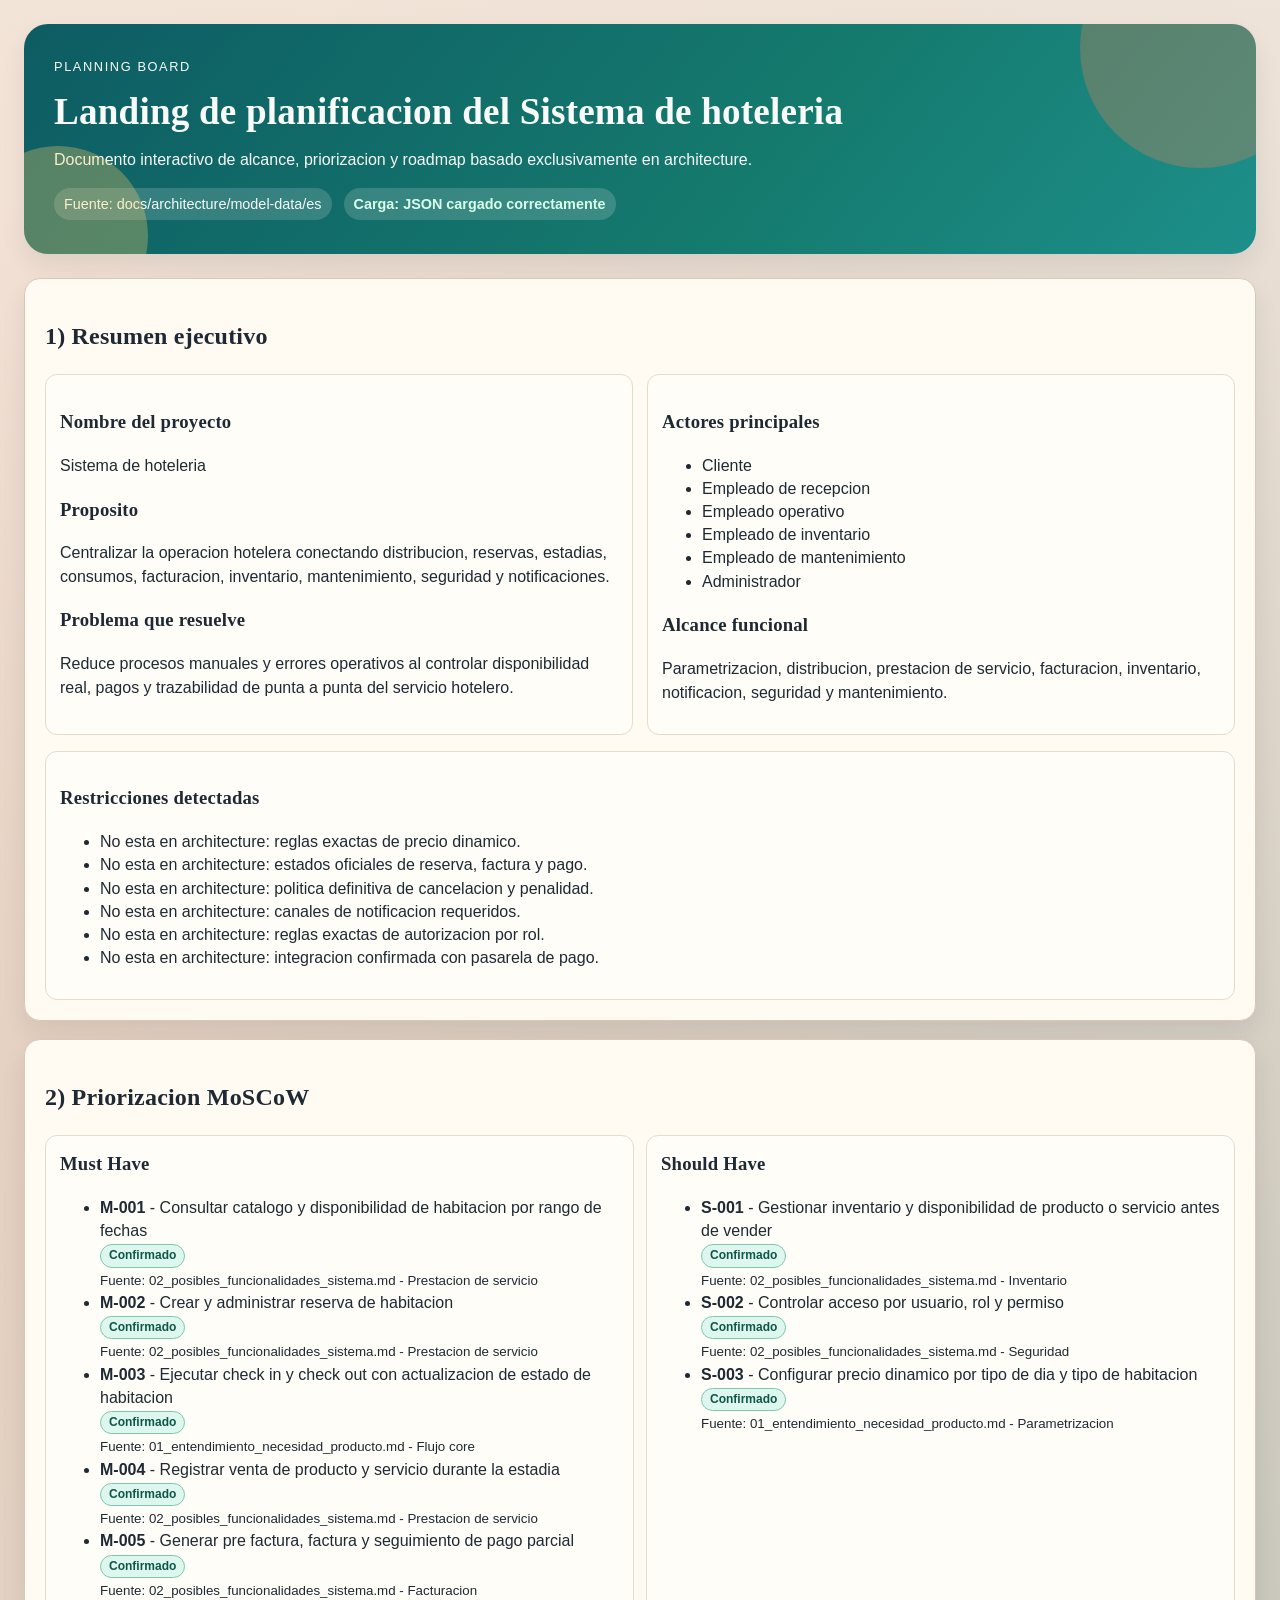
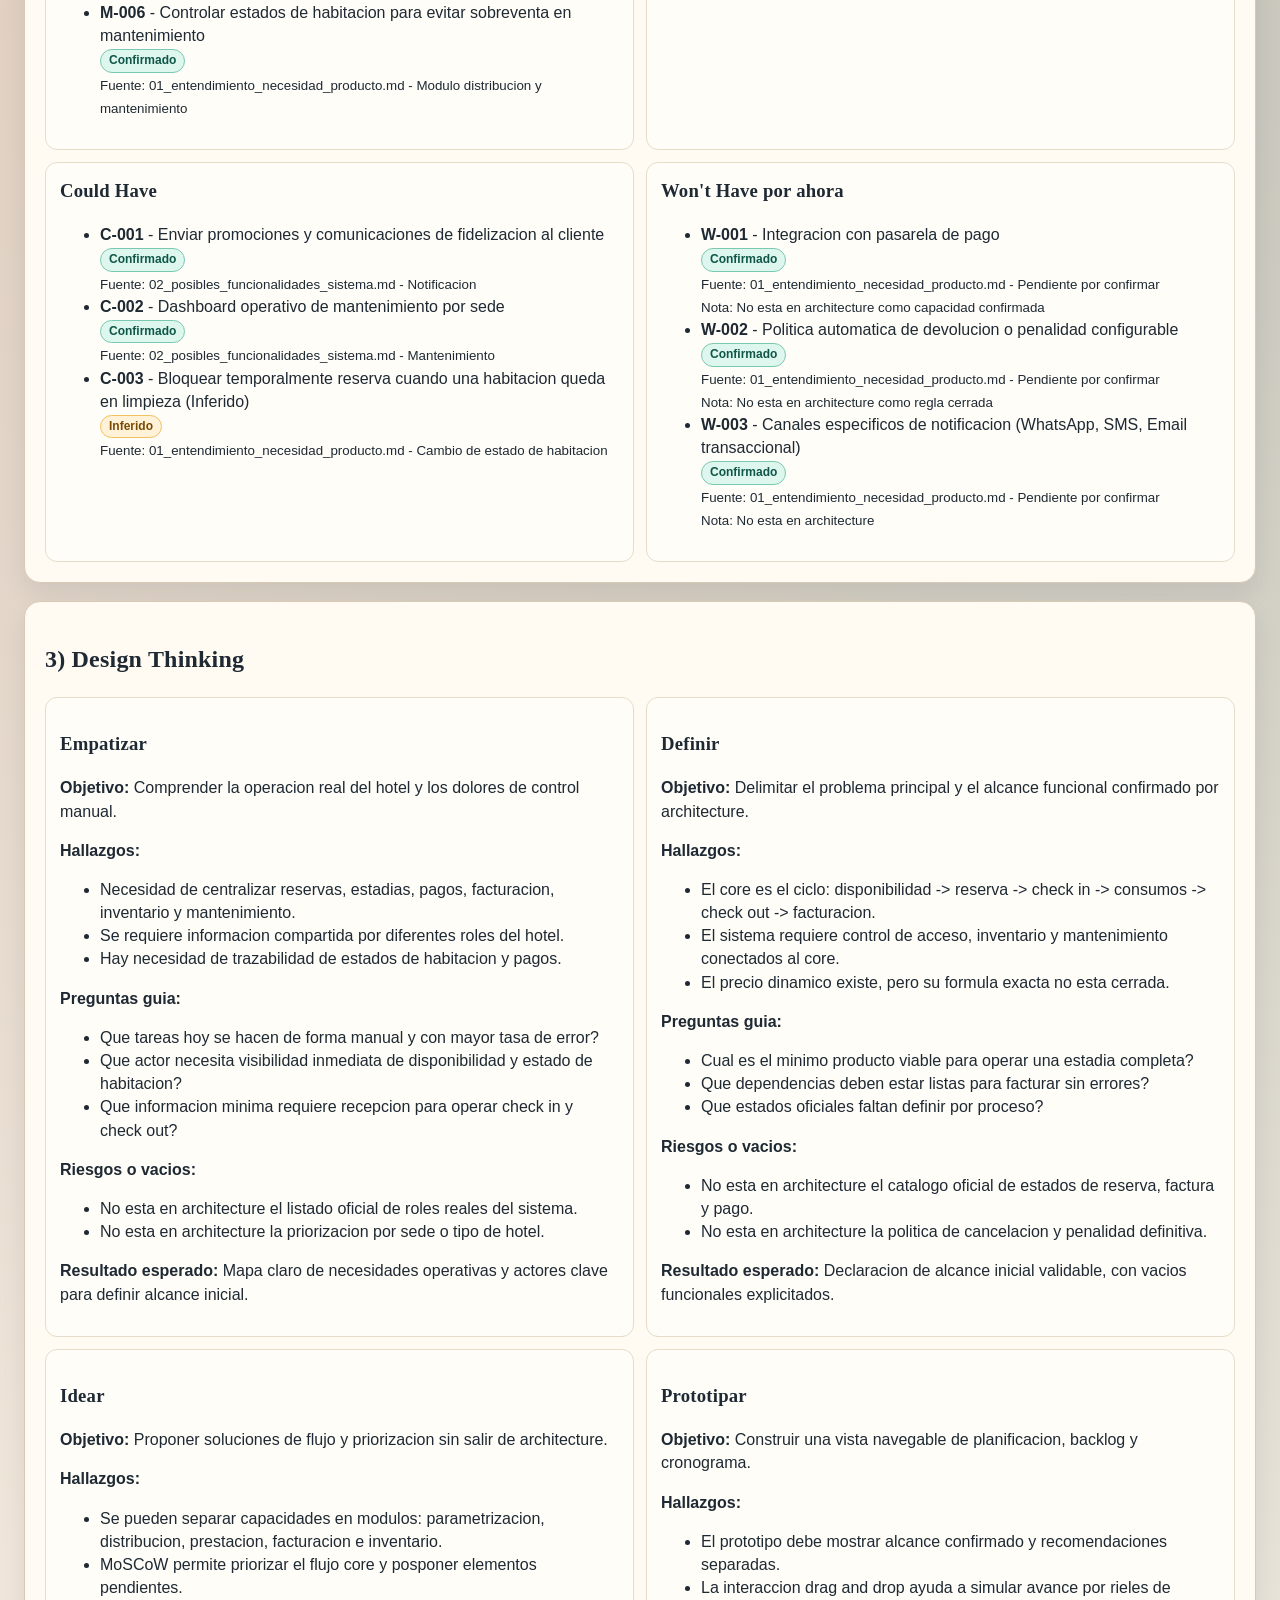
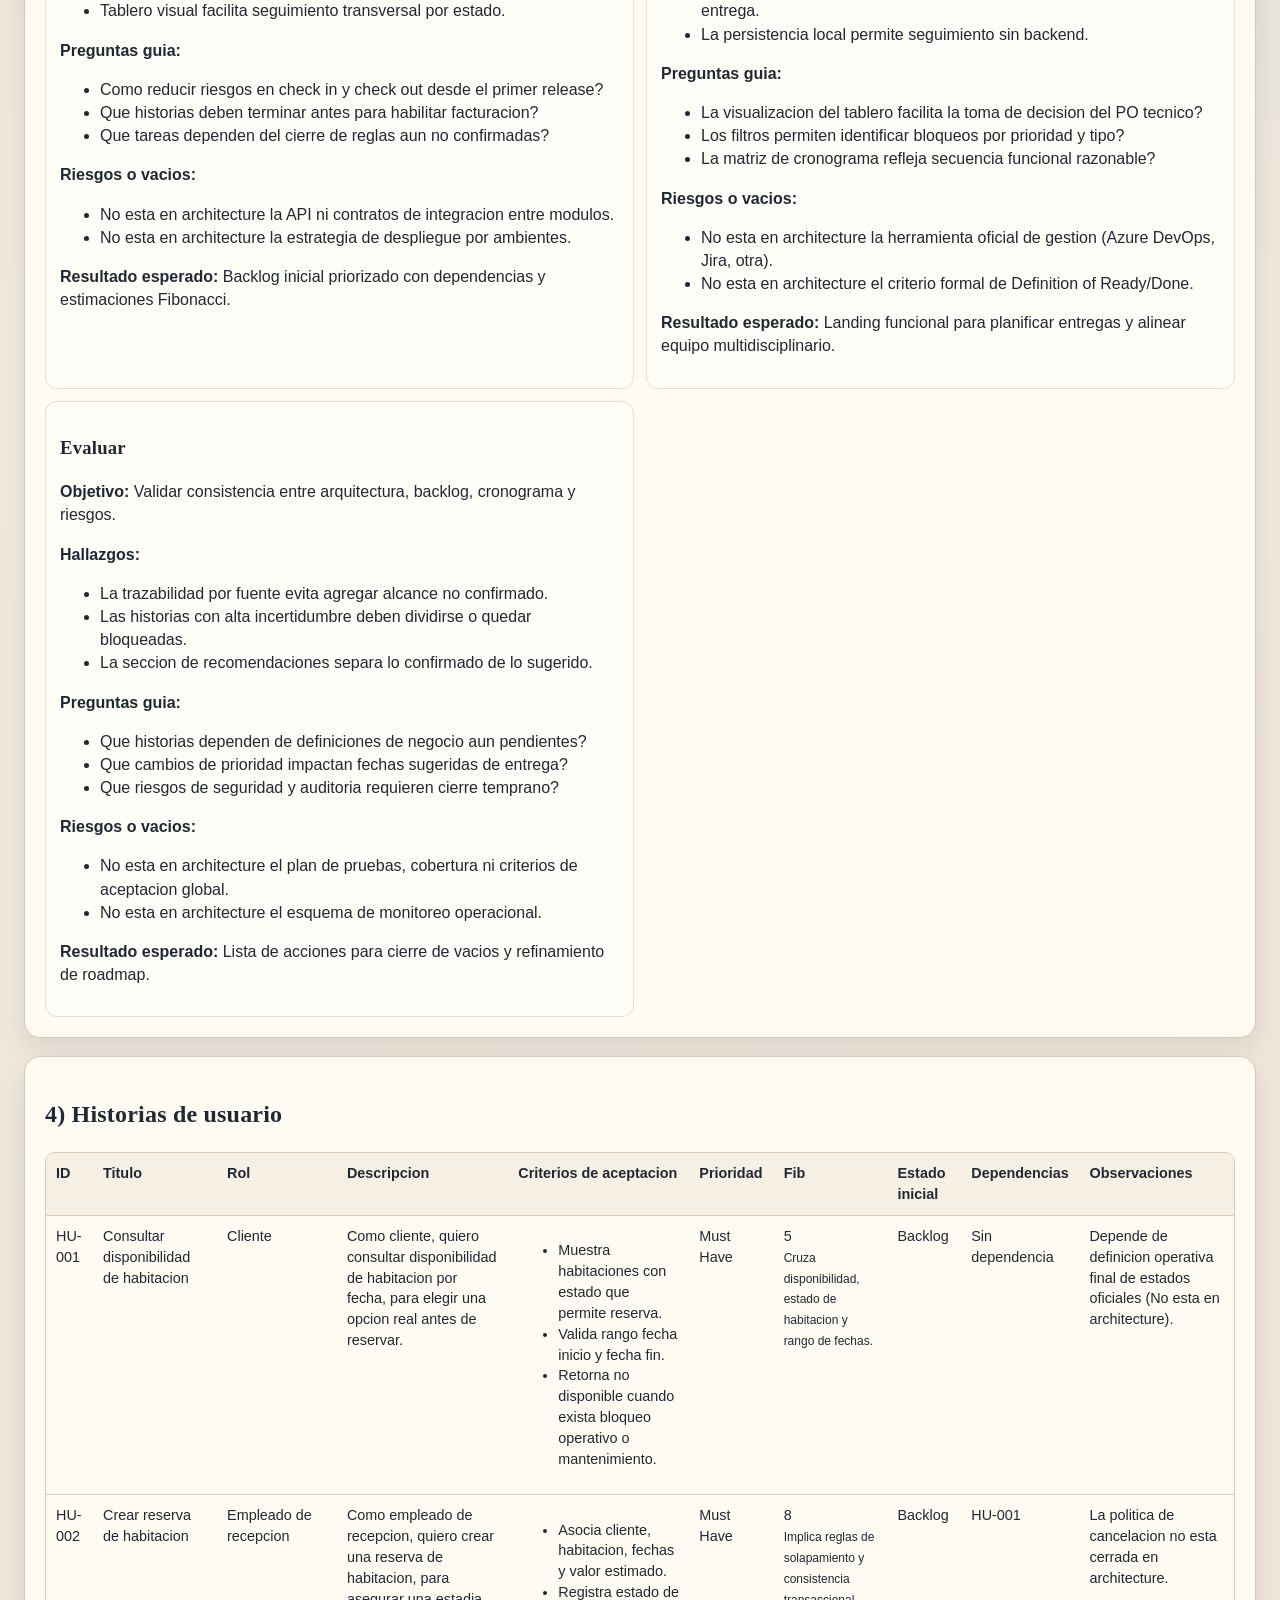
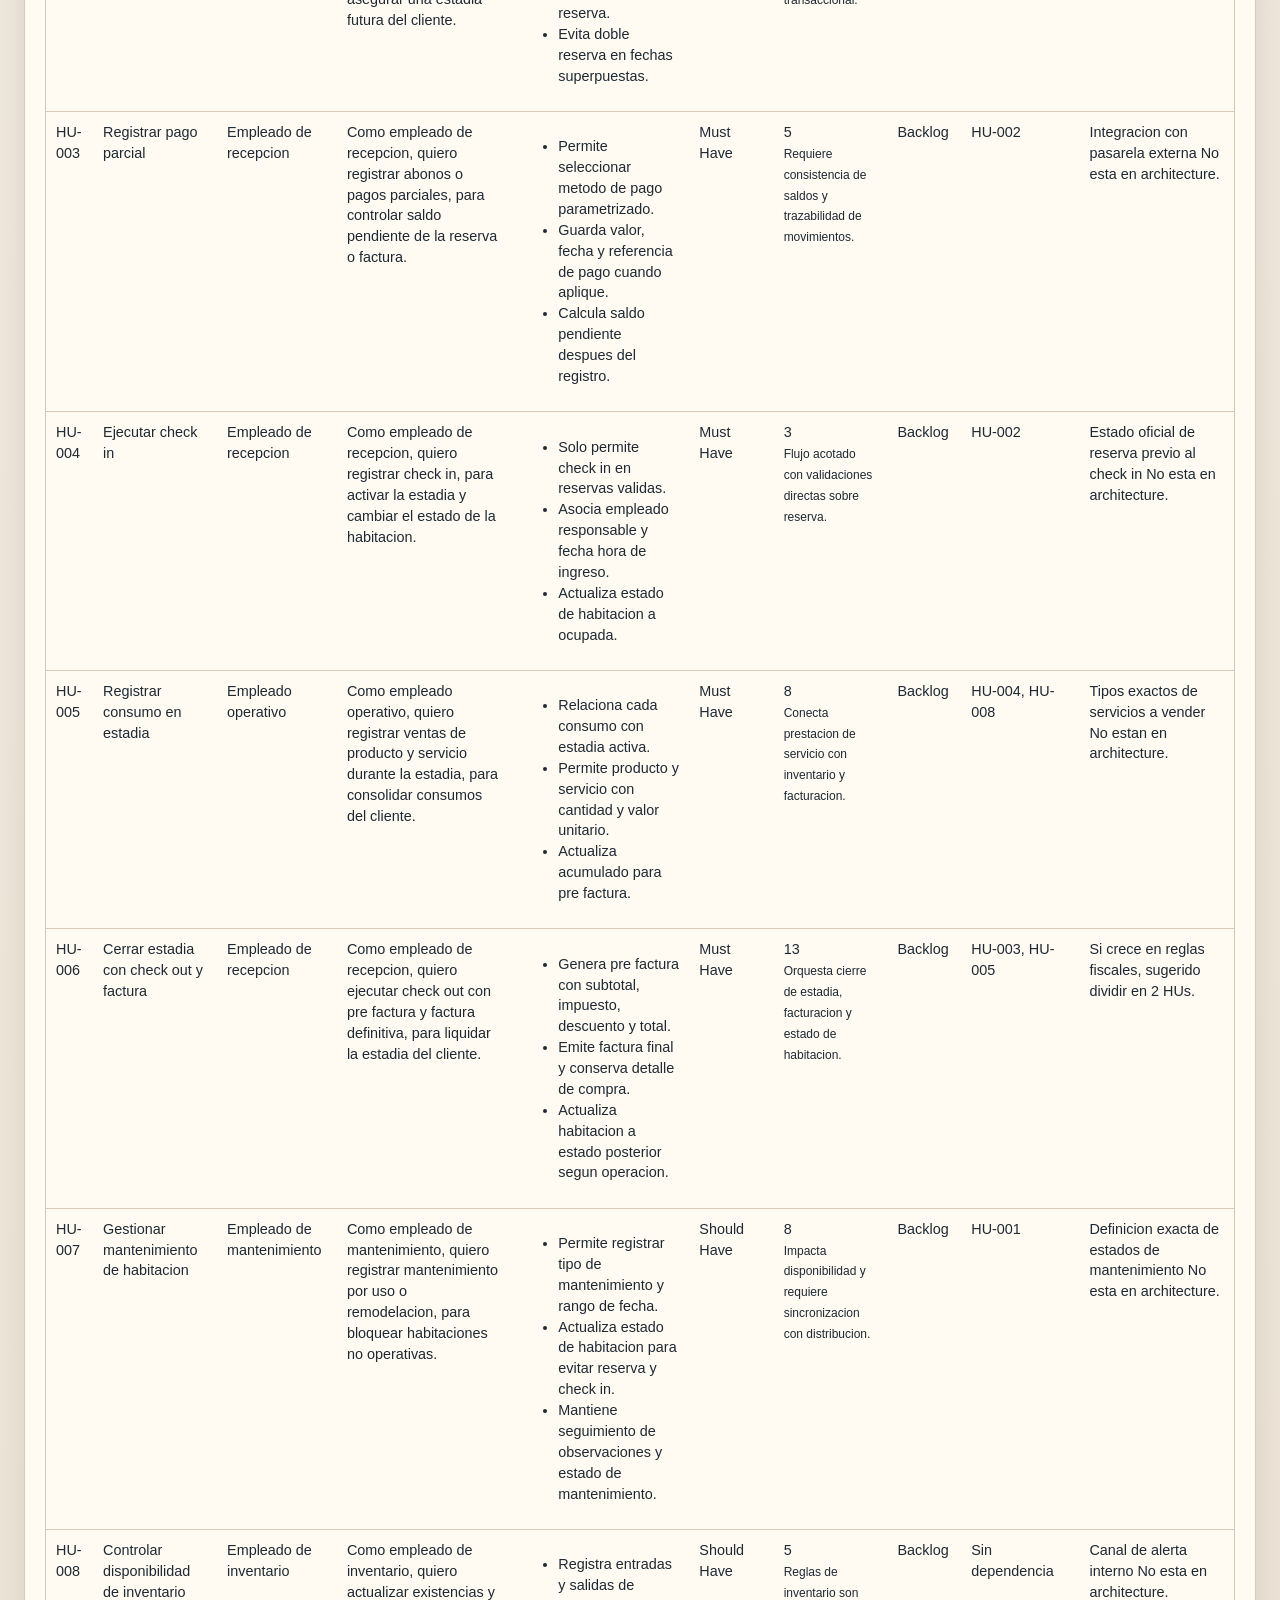
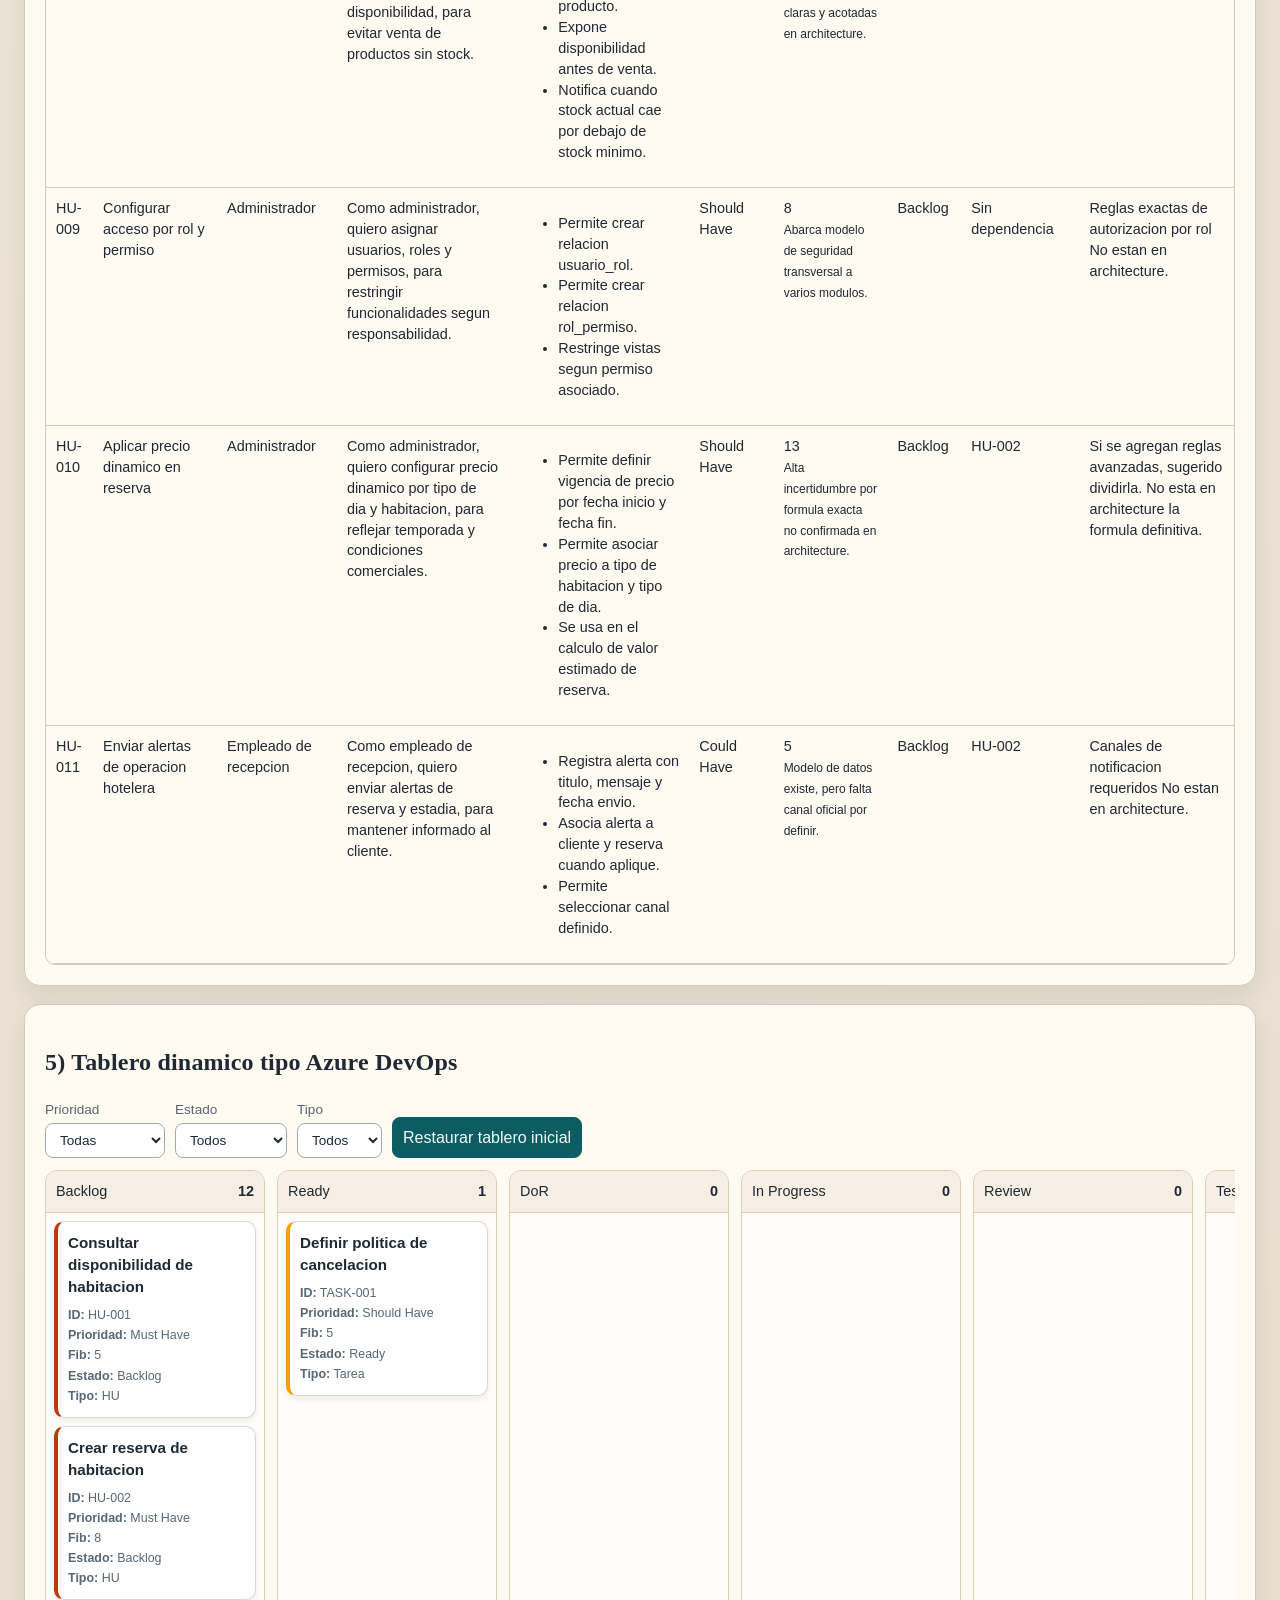
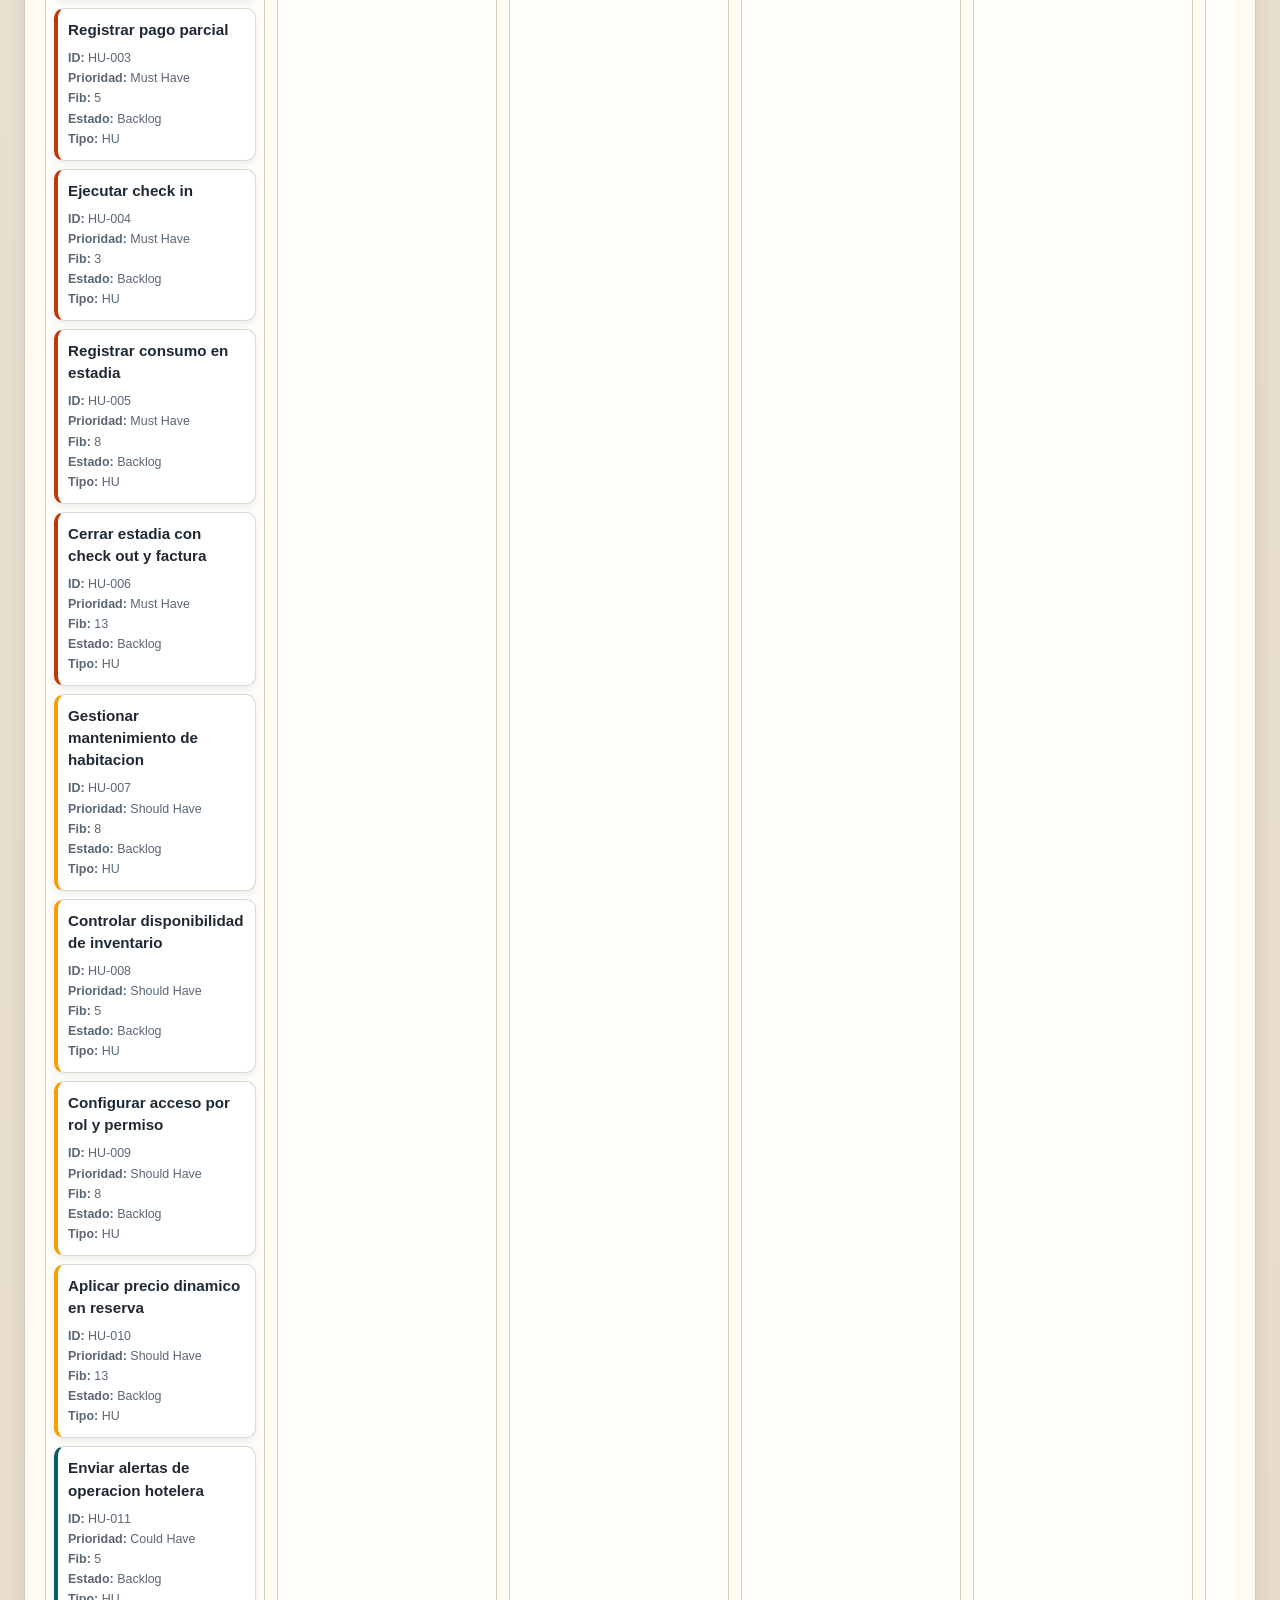
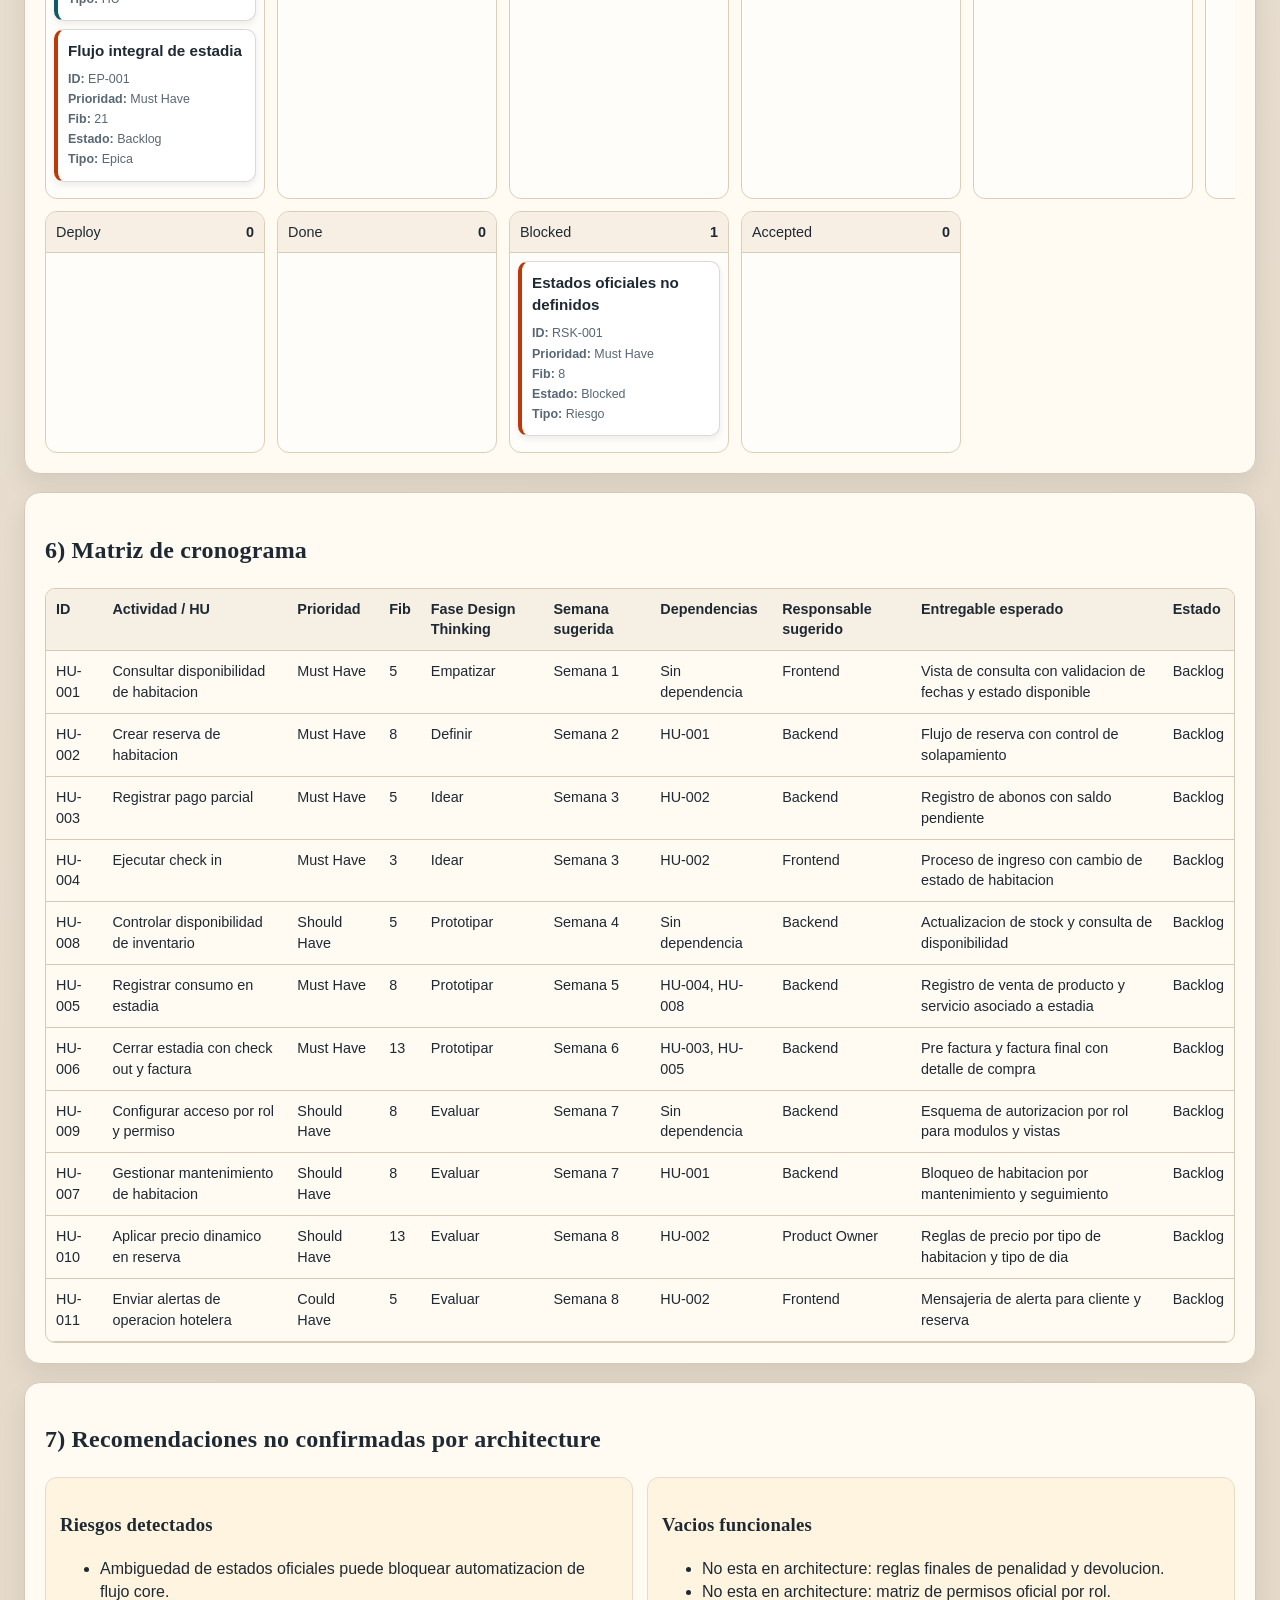
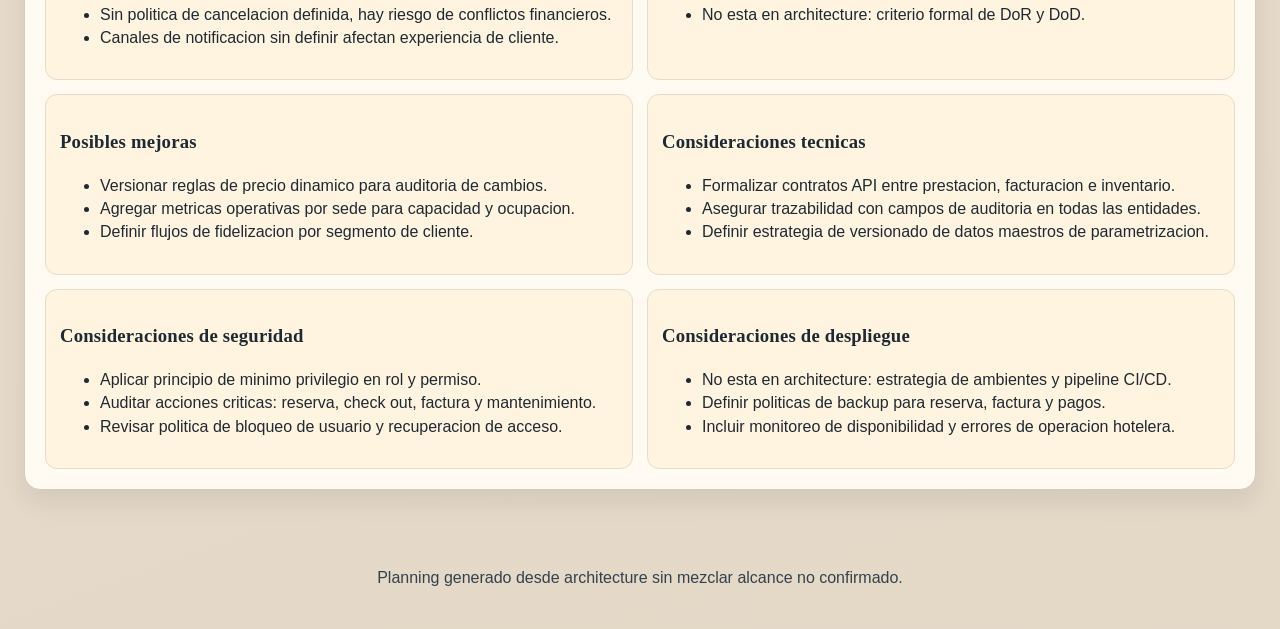
<file: 03-execution/11-week/03-optional-activity/sistema-hotelero/docs/planning/index.html>
<!doctype html>
<html lang="es">
<head>
  <meta charset="UTF-8">
  <meta name="viewport" content="width=device-width, initial-scale=1.0">
  <title>Planificacion | Sistema de hoteleria</title>
  <link rel="stylesheet" href="css/styles.css">
</head>
<body>
  <header class="hero reveal">
    <div class="hero__bg-shape hero__bg-shape--one" aria-hidden="true"></div>
    <div class="hero__bg-shape hero__bg-shape--two" aria-hidden="true"></div>
    <p class="hero__kicker">Planning Board</p>
    <h1>Landing de planificacion del Sistema de hoteleria</h1>
    <p class="hero__lead">
      Documento interactivo de alcance, priorizacion y roadmap basado exclusivamente en
      architecture.
    </p>
    <div class="hero__meta">
      <span>Fuente: docs/architecture/model-data/es</span>
      <span id="loadMode">Carga: pendiente</span>
    </div>
  </header>

  <main>
    <section class="panel reveal" id="resumen-ejecutivo">
      <h2>1) Resumen ejecutivo</h2>
      <div class="grid-2">
        <article class="card">
          <h3>Nombre del proyecto</h3>
          <p>Sistema de hoteleria</p>
          <h3>Proposito</h3>
          <p>
            Centralizar la operacion hotelera conectando distribucion, reservas, estadias,
            consumos, facturacion, inventario, mantenimiento, seguridad y notificaciones.
          </p>
          <h3>Problema que resuelve</h3>
          <p>
            Reduce procesos manuales y errores operativos al controlar disponibilidad real,
            pagos y trazabilidad de punta a punta del servicio hotelero.
          </p>
        </article>
        <article class="card">
          <h3>Actores principales</h3>
          <ul>
            <li>Cliente</li>
            <li>Empleado de recepcion</li>
            <li>Empleado operativo</li>
            <li>Empleado de inventario</li>
            <li>Empleado de mantenimiento</li>
            <li>Administrador</li>
          </ul>
          <h3>Alcance funcional</h3>
          <p>
            Parametrizacion, distribucion, prestacion de servicio, facturacion, inventario,
            notificacion, seguridad y mantenimiento.
          </p>
        </article>
      </div>
      <article class="card mt-16">
        <h3>Restricciones detectadas</h3>
        <ul>
          <li>No esta en architecture: reglas exactas de precio dinamico.</li>
          <li>No esta en architecture: estados oficiales de reserva, factura y pago.</li>
          <li>No esta en architecture: politica definitiva de cancelacion y penalidad.</li>
          <li>No esta en architecture: canales de notificacion requeridos.</li>
          <li>No esta en architecture: reglas exactas de autorizacion por rol.</li>
          <li>No esta en architecture: integracion confirmada con pasarela de pago.</li>
        </ul>
      </article>
    </section>

    <section class="panel reveal" id="moscow">
      <h2>2) Priorizacion MoSCoW</h2>
      <div id="moscowGrid" class="moscow-grid"></div>
    </section>

    <section class="panel reveal" id="design-thinking">
      <h2>3) Design Thinking</h2>
      <div id="designThinkingGrid" class="design-grid"></div>
    </section>

    <section class="panel reveal" id="historias-usuario">
      <h2>4) Historias de usuario</h2>
      <div class="table-wrap">
        <table>
          <thead>
            <tr>
              <th>ID</th>
              <th>Titulo</th>
              <th>Rol</th>
              <th>Descripcion</th>
              <th>Criterios de aceptacion</th>
              <th>Prioridad</th>
              <th>Fib</th>
              <th>Estado inicial</th>
              <th>Dependencias</th>
              <th>Observaciones</th>
            </tr>
          </thead>
          <tbody id="storiesTableBody"></tbody>
        </table>
      </div>
    </section>

    <section class="panel reveal" id="tablero">
      <h2>5) Tablero dinamico tipo Azure DevOps</h2>
      <div class="toolbar">
        <label>
          Prioridad
          <select id="priorityFilter">
            <option value="all">Todas</option>
            <option value="Must Have">Must Have</option>
            <option value="Should Have">Should Have</option>
            <option value="Could Have">Could Have</option>
            <option value="Won't Have">Won't Have</option>
          </select>
        </label>
        <label>
          Estado
          <select id="statusFilter">
            <option value="all">Todos</option>
          </select>
        </label>
        <label>
          Tipo
          <select id="typeFilter">
            <option value="all">Todos</option>
            <option value="Epica">Epica</option>
            <option value="HU">HU</option>
            <option value="Tarea">Tarea</option>
            <option value="Riesgo">Riesgo</option>
          </select>
        </label>
        <button id="resetBoardBtn" type="button">Restaurar tablero inicial</button>
      </div>
      <div id="board" class="board"></div>
    </section>

    <section class="panel reveal" id="cronograma">
      <h2>6) Matriz de cronograma</h2>
      <div class="table-wrap">
        <table>
          <thead>
            <tr>
              <th>ID</th>
              <th>Actividad / HU</th>
              <th>Prioridad</th>
              <th>Fib</th>
              <th>Fase Design Thinking</th>
              <th>Semana sugerida</th>
              <th>Dependencias</th>
              <th>Responsable sugerido</th>
              <th>Entregable esperado</th>
              <th>Estado</th>
            </tr>
          </thead>
          <tbody id="timelineTableBody"></tbody>
        </table>
      </div>
    </section>

    <section class="panel reveal" id="recomendaciones">
      <h2>7) Recomendaciones no confirmadas por architecture</h2>
      <div class="grid-2">
        <article class="card warning">
          <h3>Riesgos detectados</h3>
          <ul>
            <li>Ambiguedad de estados oficiales puede bloquear automatizacion de flujo core.</li>
            <li>Sin politica de cancelacion definida, hay riesgo de conflictos financieros.</li>
            <li>Canales de notificacion sin definir afectan experiencia de cliente.</li>
          </ul>
        </article>
        <article class="card warning">
          <h3>Vacios funcionales</h3>
          <ul>
            <li>No esta en architecture: reglas finales de penalidad y devolucion.</li>
            <li>No esta en architecture: matriz de permisos oficial por rol.</li>
            <li>No esta en architecture: criterio formal de DoR y DoD.</li>
          </ul>
        </article>
        <article class="card warning">
          <h3>Posibles mejoras</h3>
          <ul>
            <li>Versionar reglas de precio dinamico para auditoria de cambios.</li>
            <li>Agregar metricas operativas por sede para capacidad y ocupacion.</li>
            <li>Definir flujos de fidelizacion por segmento de cliente.</li>
          </ul>
        </article>
        <article class="card warning">
          <h3>Consideraciones tecnicas</h3>
          <ul>
            <li>Formalizar contratos API entre prestacion, facturacion e inventario.</li>
            <li>Asegurar trazabilidad con campos de auditoria en todas las entidades.</li>
            <li>Definir estrategia de versionado de datos maestros de parametrizacion.</li>
          </ul>
        </article>
        <article class="card warning">
          <h3>Consideraciones de seguridad</h3>
          <ul>
            <li>Aplicar principio de minimo privilegio en rol y permiso.</li>
            <li>Auditar acciones criticas: reserva, check out, factura y mantenimiento.</li>
            <li>Revisar politica de bloqueo de usuario y recuperacion de acceso.</li>
          </ul>
        </article>
        <article class="card warning">
          <h3>Consideraciones de despliegue</h3>
          <ul>
            <li>No esta en architecture: estrategia de ambientes y pipeline CI/CD.</li>
            <li>Definir politicas de backup para reserva, factura y pagos.</li>
            <li>Incluir monitoreo de disponibilidad y errores de operacion hotelera.</li>
          </ul>
        </article>
      </div>
    </section>
  </main>

  <footer class="footer">
    <p>Planning generado desde architecture sin mezclar alcance no confirmado.</p>
  </footer>

  <script src="js/app.js"></script>
</body>
</html>
</file>
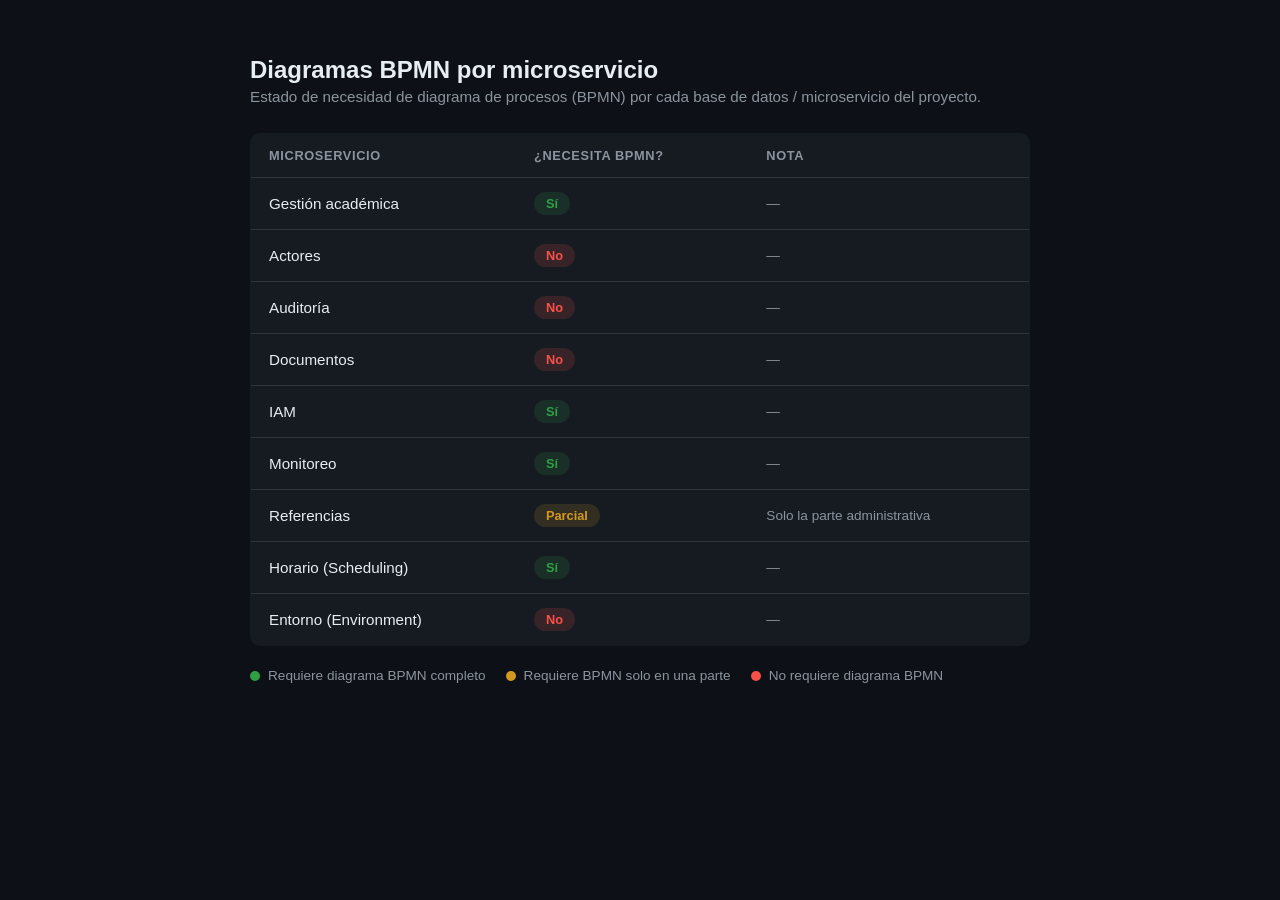
<file: 03-execution/20-week/03-optional-activity/microservicios-bpmn/diagramas-bpmn-microservicios.html>
<!DOCTYPE html>
<html lang="es">
<head>
<meta charset="UTF-8">
<title>Diagramas BPMN - Microservicios</title>
<style>
  :root{
    --bg:#0d1117;
    --card:#161b22;
    --border:#30363d;
    --text:#e6edf3;
    --muted:#8b949e;
    --si:#2ea043;
    --si-bg:rgba(46,160,67,0.15);
    --no:#f85149;
    --no-bg:rgba(248,81,73,0.15);
    --parcial:#d29922;
    --parcial-bg:rgba(210,153,34,0.15);
  }
  *{box-sizing:border-box;}
  body{
    margin:0;
    padding:40px 20px;
    background:var(--bg);
    color:var(--text);
    font-family:-apple-system,BlinkMacSystemFont,"Segoe UI",Roboto,Helvetica,Arial,sans-serif;
    display:flex;
    justify-content:center;
  }
  .container{
    width:100%;
    max-width:780px;
  }
  h1{
    font-size:1.5rem;
    margin-bottom:4px;
  }
  p.subtitle{
    color:var(--muted);
    margin-top:0;
    margin-bottom:28px;
    font-size:0.95rem;
  }
  table{
    width:100%;
    border-collapse:collapse;
    background:var(--card);
    border:1px solid var(--border);
    border-radius:10px;
    overflow:hidden;
  }
  thead th{
    text-align:left;
    padding:14px 18px;
    font-size:0.8rem;
    text-transform:uppercase;
    letter-spacing:0.05em;
    color:var(--muted);
    border-bottom:1px solid var(--border);
  }
  tbody td{
    padding:14px 18px;
    border-bottom:1px solid var(--border);
    font-size:0.95rem;
  }
  tbody tr:last-child td{
    border-bottom:none;
  }
  tbody tr:hover{
    background:rgba(255,255,255,0.02);
  }
  .badge{
    display:inline-block;
    padding:4px 12px;
    border-radius:999px;
    font-size:0.8rem;
    font-weight:600;
  }
  .badge.si{ color:var(--si); background:var(--si-bg); }
  .badge.no{ color:var(--no); background:var(--no-bg); }
  .badge.parcial{ color:var(--parcial); background:var(--parcial-bg); }
  .nota{
    color:var(--muted);
    font-size:0.85rem;
  }
  .footer-legend{
    margin-top:22px;
    display:flex;
    gap:20px;
    flex-wrap:wrap;
    font-size:0.85rem;
    color:var(--muted);
  }
  .legend-item{
    display:flex;
    align-items:center;
    gap:8px;
  }
  .dot{
    width:10px;
    height:10px;
    border-radius:50%;
  }
  .dot.si{background:var(--si);}
  .dot.no{background:var(--no);}
  .dot.parcial{background:var(--parcial);}
</style>
</head>
<body>
  <div class="container">
    <h1>Diagramas BPMN por microservicio</h1>
    <p class="subtitle">Estado de necesidad de diagrama de procesos (BPMN) por cada base de datos / microservicio del proyecto.</p>

    <table>
      <thead>
        <tr>
          <th>Microservicio</th>
          <th>¿Necesita BPMN?</th>
          <th>Nota</th>
        </tr>
      </thead>
      <tbody>
        <tr>
          <td>Gestión académica</td>
          <td><span class="badge si">Sí</span></td>
          <td class="nota">—</td>
        </tr>
        <tr>
          <td>Actores</td>
          <td><span class="badge no">No</span></td>
          <td class="nota">—</td>
        </tr>
        <tr>
          <td>Auditoría</td>
          <td><span class="badge no">No</span></td>
          <td class="nota">—</td>
        </tr>
        <tr>
          <td>Documentos</td>
          <td><span class="badge no">No</span></td>
          <td class="nota">—</td>
        </tr>
        <tr>
          <td>IAM</td>
          <td><span class="badge si">Sí</span></td>
          <td class="nota">—</td>
        </tr>
        <tr>
          <td>Monitoreo</td>
          <td><span class="badge si">Sí</span></td>
          <td class="nota">—</td>
        </tr>
        <tr>
          <td>Referencias</td>
          <td><span class="badge parcial">Parcial</span></td>
          <td class="nota">Solo la parte administrativa</td>
        </tr>
        <tr>
          <td>Horario (Scheduling)</td>
          <td><span class="badge si">Sí</span></td>
          <td class="nota">—</td>
        </tr>
        <tr>
          <td>Entorno (Environment)</td>
          <td><span class="badge no">No</span></td>
          <td class="nota">—</td>
        </tr>
      </tbody>
    </table>

    <div class="footer-legend">
      <div class="legend-item"><span class="dot si"></span> Requiere diagrama BPMN completo</div>
      <div class="legend-item"><span class="dot parcial"></span> Requiere BPMN solo en una parte</div>
      <div class="legend-item"><span class="dot no"></span> No requiere diagrama BPMN</div>
    </div>
  </div>
</body>
</html>
</file>
<file: 01-landing-manual-adso/styles.css>
:root{
  --bg:#0b1020;
  --bg-soft:#11182d;
  --surface:#ffffff;
  --surface-soft:#f3f6fb;
  --line:#d7deea;
  --text:#172033;
  --text-soft:#4f5d75;
  --primary:#0b7a4b;
  --primary-dark:#075e39;
  --accent:#dff6ea;
  --shadow:0 14px 40px rgba(15, 23, 42, 0.12);
  --radius:22px;
  --radius-sm:16px;
  --container:1200px;
}

*{box-sizing:border-box}
html{scroll-behavior:smooth}
body{
  margin:0;
  font-family:Inter,Segoe UI,Roboto,Arial,sans-serif;
  color:var(--text);
  background:var(--surface-soft);
  line-height:1.6;
}
a{color:inherit;text-decoration:none}
.container{
  width:min(var(--container), calc(100% - 2rem));
  margin:0 auto;
}
.hero{
  background:
    radial-gradient(circle at top right, rgba(223,246,234,.22), transparent 28%),
    linear-gradient(135deg, #08111f 0%, #0f1930 50%, #0a2b20 100%);
  color:#fff;
  padding:72px 0 56px;
}
.hero-grid{
  display:grid;
  grid-template-columns:1.6fr 1fr;
  gap:28px;
  align-items:center;
}
.eyebrow{
  display:inline-block;
  padding:8px 12px;
  border:1px solid rgba(255,255,255,.16);
  border-radius:999px;
  font-size:.85rem;
  letter-spacing:.04em;
  background:rgba(255,255,255,.06);
  margin-bottom:18px;
}
.hero h1{
  font-size:clamp(2rem, 4vw, 3.8rem);
  line-height:1.08;
  margin:0 0 18px;
}
.lead{
  font-size:1.07rem;
  color:rgba(255,255,255,.85);
  max-width:760px;
}
.hero-actions{
  display:flex;
  flex-wrap:wrap;
  gap:12px;
  margin-top:28px;
}
.btn{
  display:inline-flex;
  align-items:center;
  justify-content:center;
  min-height:46px;
  padding:0 18px;
  border-radius:999px;
  font-weight:700;
  transition:.2s ease;
}
.btn:hover{transform:translateY(-1px)}
.btn-primary{
  background:#fff;
  color:#0b1324;
}
.btn-secondary{
  border:1px solid rgba(255,255,255,.26);
  color:#fff;
  background:rgba(255,255,255,.04);
}
.hero-panel{
  display:grid;
  grid-template-columns:1fr 1fr;
  gap:14px;
}
.metric-card{
  background:rgba(255,255,255,.08);
  border:1px solid rgba(255,255,255,.12);
  border-radius:var(--radius);
  padding:22px;
  backdrop-filter:blur(14px);
}
.metric-card strong{
  display:block;
  font-size:2rem;
  margin-bottom:6px;
}
.metric-card span{
  color:rgba(255,255,255,.84);
}

.section{padding:56px 0}
.section-alt{background:#eef3f8}
.section-heading{
  display:flex;
  align-items:flex-start;
  gap:16px;
  margin-bottom:28px;
}
.section-tag{
  width:48px;
  height:48px;
  border-radius:16px;
  background:var(--accent);
  color:var(--primary-dark);
  font-weight:800;
  display:grid;
  place-items:center;
  flex:none;
}
.section-heading h2{
  margin:0 0 8px;
  font-size:clamp(1.45rem, 2vw, 2rem);
}
.section-heading p{
  margin:0;
  color:var(--text-soft);
}

.grid{
  display:grid;
  gap:18px;
}
.grid-2{grid-template-columns:repeat(2, minmax(0,1fr))}
.grid-3{grid-template-columns:repeat(3, minmax(0,1fr))}

.card,
.code-card,
.activity-card,
.faq-item{
  background:var(--surface);
  border:1px solid var(--line);
  border-radius:var(--radius);
  box-shadow:var(--shadow);
}
.card{
  padding:22px;
}
.card h3{
  margin:0 0 10px;
  font-size:1.05rem;
}
.card p{
  margin:0;
  color:var(--text-soft);
}

.code-card{
  margin-top:22px;
  overflow:auto;
}
.code-card pre{
  margin:0;
  padding:22px;
  background:#0f172a;
  color:#dbeafe;
  font-size:.95rem;
}

.note{
  margin-top:16px;
  background:#fff8e8;
  border:1px solid #f0db9e;
  color:#5b4a12;
  border-radius:18px;
  padding:16px 18px;
}

.timeline{
  display:grid;
  gap:16px;
}
.timeline-item{
  display:grid;
  grid-template-columns:64px 1fr;
  gap:16px;
  align-items:flex-start;
  background:var(--surface);
  border:1px solid var(--line);
  border-radius:var(--radius);
  padding:20px;
  box-shadow:var(--shadow);
}
.timeline-step{
  width:44px;
  height:44px;
  border-radius:14px;
  background:var(--primary);
  color:#fff;
  display:grid;
  place-items:center;
  font-weight:800;
}
.timeline-item h3{
  margin:0 0 8px;
}
.timeline-item p{
  margin:0;
  color:var(--text-soft);
}

.table-wrap{
  overflow:auto;
  background:var(--surface);
  border:1px solid var(--line);
  border-radius:var(--radius);
  box-shadow:var(--shadow);
}
table{
  width:100%;
  border-collapse:collapse;
}
th,td{
  padding:16px 18px;
  text-align:left;
  border-bottom:1px solid var(--line);
  vertical-align:top;
}
thead th{
  background:#f8fbff;
  font-size:.95rem;
}
tbody tr:last-child td{border-bottom:none}

.toolbar{
  display:flex;
  flex-wrap:wrap;
  gap:14px;
  justify-content:space-between;
  align-items:center;
  margin-bottom:22px;
}
.filter-group{
  display:flex;
  flex-wrap:wrap;
  gap:10px;
}
.filter-btn{
  border:1px solid var(--line);
  background:#fff;
  color:var(--text);
  min-height:40px;
  padding:0 14px;
  border-radius:999px;
  font-weight:700;
  cursor:pointer;
}
.filter-btn.active{
  background:var(--primary);
  color:#fff;
  border-color:var(--primary);
}
#searchInput{
  min-width:min(100%, 360px);
  padding:12px 14px;
  border-radius:999px;
  border:1px solid var(--line);
  font:inherit;
  outline:none;
}

.activity-list{
  display:grid;
  gap:18px;
}
.activity-card{
  padding:22px;
}
.activity-top{
  display:flex;
  justify-content:space-between;
  gap:16px;
  align-items:flex-start;
  margin-bottom:18px;
}
.phase-badge{
  display:inline-flex;
  align-items:center;
  gap:8px;
  border-radius:999px;
  padding:8px 12px;
  background:var(--accent);
  color:var(--primary-dark);
  font-weight:800;
  font-size:.88rem;
}
.folder-badge{
  display:inline-flex;
  align-items:center;
  gap:8px;
  border-radius:999px;
  padding:8px 12px;
  border:1px solid var(--line);
  color:var(--text-soft);
  font-weight:700;
  font-size:.88rem;
}
.activity-title{
  margin:0 0 8px;
  font-size:1.2rem;
}
.activity-desc{
  margin:0;
  color:var(--text-soft);
}
.activity-sections{
  display:grid;
  grid-template-columns:repeat(2, minmax(0,1fr));
  gap:16px;
  margin-top:18px;
}
.mini-panel{
  border:1px solid var(--line);
  border-radius:18px;
  padding:16px;
  background:#fbfdff;
}
.mini-panel h4{
  margin:0 0 10px;
  font-size:1rem;
}
.tag-list{
  display:flex;
  flex-wrap:wrap;
  gap:8px;
  margin:0;
  padding:0;
  list-style:none;
}
.tag{
  background:#eff5ff;
  color:#26406f;
  border-radius:999px;
  padding:6px 10px;
  font-size:.85rem;
  font-weight:700;
}
.item-list{
  margin:0;
  padding-left:18px;
}
.item-list li{margin-bottom:6px}
.instrument{
  margin-top:16px;
  padding:14px 16px;
  border:1px dashed #c8d5eb;
  border-radius:16px;
  color:var(--text-soft);
  background:#f8fbff;
}
.instrument strong{color:var(--text)}

.checklist-card ul,
.faq-item p,
.item-list,
.card ul{
  color:var(--text-soft);
}
.checklist{
  margin:0;
  padding-left:20px;
}
.checklist li{margin-bottom:8px}

.faq-list{
  display:grid;
  gap:14px;
}
.faq-item{
  padding:18px 20px;
}
.faq-item summary{
  cursor:pointer;
  font-weight:700;
}
.faq-item p{
  margin:12px 0 0;
}

.empty-state{
  background:#fff;
  border:1px dashed var(--line);
  border-radius:var(--radius);
  padding:28px;
  text-align:center;
  color:var(--text-soft);
}

.footer{
  background:#09101d;
  color:rgba(255,255,255,.82);
  padding:28px 0;
}
.footer-content p{
  margin:0 0 6px;
}

@media (max-width: 980px){
  .hero-grid,
  .grid-2,
  .grid-3,
  .activity-sections{
    grid-template-columns:1fr;
  }
  .hero-panel{
    grid-template-columns:repeat(2, 1fr);
  }
}
@media (max-width: 640px){
  .hero{padding-top:52px}
  .hero-panel{grid-template-columns:1fr}
  .timeline-item{grid-template-columns:52px 1fr}
  .activity-top{
    flex-direction:column;
  }
  .toolbar{
    align-items:stretch;
  }
  #searchInput{
    min-width:100%;
  }
}

.activity-meta{margin-top:12px}
</file>
<file: Downloads/Proyecto-taller/proyecto-talleres/css/styles.css>
:root {
      --bg:        #0a0c10;
      --surface:   #111318;
      --card:      #161a22;
      --border:    #1f2433;
      --accent:    #4fffb0;
      --accent2:   #00c3ff;
      --accent3:   #ff6b6b;
      --text:      #e8eaf2;
      --muted:     #6b7280;
      --sidebar-w: 300px;
      --transition-theme: background 0.35s ease, color 0.35s ease, border-color 0.35s ease;
    }

    /* ─── LIGHT MODE ─── */
    html.light {
      --bg:      #f4f5f7;
      --surface: #ffffff;
      --card:    #f9fafb;
      --border:  #e2e6ed;
      --accent:  #059669;
      --accent2: #0284c7;
      --accent3: #dc2626;
      --text:    #111827;
      --muted:   #6b7280;
    }

    *, *::before, *::after { box-sizing: border-box; margin: 0; padding: 0; }

    html { scroll-behavior: smooth; }

    body {
      background: var(--bg);
      color: var(--text);
      font-family: 'DM Mono', monospace;
      min-height: 100vh;
      overflow-x: hidden;
      transition: var(--transition-theme);
    }

    /* ─── THEME TOGGLE BUTTON ─── */
    .theme-toggle {
      position: fixed;
      top: 16px; right: 16px;
      z-index: 200;
      background: var(--surface);
      border: 1px solid var(--border);
      border-radius: 50px;
      padding: 6px 14px 6px 10px;
      cursor: pointer;
      display: flex;
      align-items: center;
      gap: 8px;
      font-family: 'DM Mono', monospace;
      font-size: 11px;
      color: var(--muted);
      transition: var(--transition-theme), box-shadow 0.2s;
      box-shadow: 0 2px 12px rgba(0,0,0,0.15);
      user-select: none;
    }

    .theme-toggle:hover {
      border-color: var(--accent);
      color: var(--text);
      box-shadow: 0 2px 18px rgba(0,0,0,0.2);
    }

    .toggle-track {
      width: 34px; height: 18px;
      background: var(--border);
      border-radius: 9px;
      position: relative;
      transition: background 0.35s ease;
      flex-shrink: 0;
    }

    html.light .toggle-track { background: var(--accent); }

    .toggle-knob {
      position: absolute;
      top: 2px; left: 2px;
      width: 14px; height: 14px;
      background: var(--surface);
      border-radius: 50%;
      transition: transform 0.3s cubic-bezier(0.34,1.56,0.64,1), background 0.35s ease;
      box-shadow: 0 1px 4px rgba(0,0,0,0.3);
    }

    html.light .toggle-knob { transform: translateX(16px); background: #fff; }

    .toggle-icon { font-size: 14px; line-height: 1; }
    .toggle-label { letter-spacing: 0.05em; }

    /* ─── NOISE OVERLAY ─── */
    body::before {
      content: '';
      position: fixed; inset: 0;
      background-image: url("data:image/svg+xml,%3Csvg viewBox='0 0 256 256' xmlns='http://www.w3.org/2000/svg'%3E%3Cfilter id='noise'%3E%3CfeTurbulence type='fractalNoise' baseFrequency='0.9' numOctaves='4' stitchTiles='stitch'/%3E%3C/filter%3E%3Crect width='100%25' height='100%25' filter='url(%23noise)' opacity='0.04'/%3E%3C/svg%3E");
      pointer-events: none; z-index: 0;
    }

    /* ─── GRID PATTERN ─── */
    body::after {
      content: '';
      position: fixed; inset: 0;
      background-image:
        linear-gradient(rgba(79,255,176,0.03) 1px, transparent 1px),
        linear-gradient(90deg, rgba(79,255,176,0.03) 1px, transparent 1px);
      background-size: 40px 40px;
      pointer-events: none; z-index: 0;
    }

    html.light body::after {
      background-image:
        linear-gradient(rgba(0,0,0,0.04) 1px, transparent 1px),
        linear-gradient(90deg, rgba(0,0,0,0.04) 1px, transparent 1px);
    }

    /* ─── LAYOUT ─── */
    .layout {
      display: flex;
      min-height: 100vh;
      position: relative; z-index: 1;
    }

    /* ─── SIDEBAR ─── */
    aside {
      width: var(--sidebar-w);
      min-width: var(--sidebar-w);
      background: var(--surface);
      border-right: 1px solid var(--border);
      position: sticky;
      top: 0;
      height: 100vh;
      overflow-y: auto;
      display: flex;
      flex-direction: column;
      flex-shrink: 0;
      transition: var(--transition-theme);
    }

    aside::-webkit-scrollbar { width: 4px; }
    aside::-webkit-scrollbar-track { background: transparent; }
    aside::-webkit-scrollbar-thumb { background: var(--border); border-radius: 2px; }

    .sidebar-header {
      padding: 32px 24px 24px;
      border-bottom: 1px solid var(--border);
    }

    .sidebar-tag {
      font-size: 9px;
      letter-spacing: 0.25em;
      text-transform: uppercase;
      color: var(--accent);
      font-family: 'DM Mono', monospace;
      margin-bottom: 10px;
      display: flex;
      align-items: center;
      gap: 8px;
    }

    .sidebar-tag::before {
      content: '';
      display: inline-block;
      width: 6px; height: 6px;
      background: var(--accent);
      border-radius: 50%;
      animation: pulse 2s ease-in-out infinite;
    }

    @keyframes pulse {
      0%, 100% { opacity: 1; transform: scale(1); }
      50% { opacity: 0.5; transform: scale(0.8); }
    }

    .sidebar-title {
      font-family: 'Syne', sans-serif;
      font-size: 15px;
      font-weight: 700;
      line-height: 1.4;
      color: var(--text);
    }

    .sidebar-subtitle {
      font-size: 10px;
      color: var(--muted);
      margin-top: 6px;
      letter-spacing: 0.05em;
    }

    .taller-badge {
      display: inline-block;
      margin-top: 14px;
      padding: 4px 10px;
      background: rgba(79,255,176,0.08);
      border: 1px solid rgba(79,255,176,0.2);
      border-radius: 4px;
      font-size: 9px;
      letter-spacing: 0.15em;
      text-transform: uppercase;
      color: var(--accent);
    }

    /* ─── NAV ─── */
    nav { padding: 16px 12px; flex: 1; }

    .nav-section-label {
      font-size: 9px;
      letter-spacing: 0.2em;
      text-transform: uppercase;
      color: var(--muted);
      padding: 8px 12px 6px;
      margin-bottom: 4px;
    }

    .nav-item {
      display: flex;
      align-items: center;
      gap: 12px;
      padding: 10px 12px;
      border-radius: 8px;
      cursor: pointer;
      text-decoration: none;
      color: var(--muted);
      font-size: 12px;
      font-family: 'DM Mono', monospace;
      letter-spacing: 0.02em;
      transition: all 0.2s ease;
      margin-bottom: 2px;
      border: 1px solid transparent;
      position: relative;
      overflow: hidden;
    }

    .nav-item::before {
      content: '';
      position: absolute;
      inset: 0;
      background: linear-gradient(90deg, rgba(79,255,176,0.06), transparent);
      opacity: 0;
      transition: opacity 0.2s;
    }

    .nav-item:hover::before { opacity: 1; }

    .nav-item:hover {
      color: var(--text);
      border-color: var(--border);
    }

    .nav-item.active {
      color: var(--accent);
      background: rgba(79,255,176,0.07);
      border-color: rgba(79,255,176,0.2);
    }

    .nav-item.active::before { opacity: 1; }

    .nav-num {
      font-size: 10px;
      font-family: 'DM Mono', monospace;
      color: var(--accent);
      opacity: 0.5;
      min-width: 20px;
      text-align: right;
    }

    .nav-item.active .nav-num { opacity: 1; }

    .nav-icon {
      font-size: 14px;
      min-width: 18px;
      text-align: center;
    }

    .nav-label { flex: 1; line-height: 1.3; }

    .nav-dot {
      width: 5px; height: 5px;
      border-radius: 50%;
      background: var(--border);
      transition: background 0.2s;
    }

    .nav-item.active .nav-dot,
    .nav-item:hover .nav-dot { background: var(--accent); }

    /* ─── PROGRESS BAR ─── */
    .progress-area {
      padding: 16px 24px 24px;
      border-top: 1px solid var(--border);
      margin-top: auto;
    }

    .progress-label {
      display: flex;
      justify-content: space-between;
      font-size: 9px;
      color: var(--muted);
      letter-spacing: 0.1em;
      text-transform: uppercase;
      margin-bottom: 8px;
    }

    .progress-bar {
      height: 3px;
      background: var(--border);
      border-radius: 2px;
      overflow: hidden;
    }

    .progress-fill {
      height: 100%;
      background: linear-gradient(90deg, var(--accent), var(--accent2));
      border-radius: 2px;
      width: 0%;
      transition: width 0.4s ease;
    }

    /* ─── MAIN CONTENT ─── */
    main {
      flex: 1;
      padding: 0;
      overflow-y: auto;
    }

    /* ─── HERO ─── */
    .hero {
      padding: 64px 64px 48px;
      border-bottom: 1px solid var(--border);
      position: relative;
      overflow: hidden;
    }

    .hero::after {
      content: '';
      position: absolute;
      top: -80px; right: -80px;
      width: 400px; height: 400px;
      background: radial-gradient(circle, rgba(79,255,176,0.06) 0%, transparent 70%);
      pointer-events: none;
    }

    .hero-eyebrow {
      display: flex;
      align-items: center;
      gap: 12px;
      margin-bottom: 20px;
    }

    .hero-eyebrow-line {
      width: 32px; height: 1px;
      background: var(--accent);
    }

    .hero-eyebrow-text {
      font-size: 10px;
      letter-spacing: 0.3em;
      text-transform: uppercase;
      color: var(--accent);
      font-family: 'DM Mono', monospace;
    }

    .hero h1 {
      font-family: 'Syne', sans-serif;
      font-size: clamp(28px, 4vw, 52px);
      font-weight: 800;
      line-height: 1.1;
      letter-spacing: -0.02em;
      color: var(--text);
      max-width: 700px;
    }

    .hero h1 span {
      color: transparent;
      -webkit-text-stroke: 1px rgba(79,255,176,0.4);
    }

    .hero-meta {
      display: flex;
      gap: 24px;
      margin-top: 24px;
      flex-wrap: wrap;
    }

    .meta-chip {
      display: flex;
      align-items: center;
      gap: 7px;
      font-size: 11px;
      color: var(--muted);
      font-family: 'DM Mono', monospace;
    }

    .meta-chip-dot {
      width: 4px; height: 4px;
      background: var(--accent2);
      border-radius: 50%;
    }

    /* ─── SECTION CONTENT ─── */
    .sections { padding: 0; }

    .section {
      display: none;
      padding: 56px 64px 80px;
      min-height: calc(100vh - 200px);
      animation: fadeIn 0.35s ease;
      border-bottom: 1px solid var(--border);
    }

    .section.active { display: block; }

    @keyframes fadeIn {
      from { opacity: 0; transform: translateY(12px); }
      to   { opacity: 1; transform: translateY(0); }
    }

    .section-header {
      display: flex;
      align-items: flex-start;
      gap: 20px;
      margin-bottom: 40px;
      padding-bottom: 32px;
      border-bottom: 1px solid var(--border);
    }

    .section-num {
      font-family: 'Syne', sans-serif;
      font-size: 64px;
      font-weight: 800;
      color: rgba(79,255,176,0.08);
      line-height: 1;
      min-width: 80px;
      user-select: none;
    }

    .section-heading-area {}

    .section-tag {
      font-size: 9px;
      letter-spacing: 0.25em;
      text-transform: uppercase;
      color: var(--accent);
      margin-bottom: 8px;
      display: flex;
      align-items: center;
      gap: 8px;
    }

    .section-tag::before {
      content: '';
      display: inline-block;
      width: 20px; height: 1px;
      background: var(--accent);
    }

    .section h2 {
      font-family: 'Syne', sans-serif;
      font-size: 28px;
      font-weight: 700;
      color: var(--text);
      line-height: 1.2;
    }

    /* ─── PLACEHOLDER STATE ─── */
    .placeholder {
      display: flex;
      flex-direction: column;
      align-items: center;
      justify-content: center;
      padding: 80px 40px;
      text-align: center;
      border: 1px dashed var(--border);
      border-radius: 12px;
      background: rgba(255,255,255,0.01);
    }

    .placeholder-icon {
      font-size: 40px;
      margin-bottom: 20px;
      opacity: 0.4;
    }

    .placeholder-title {
      font-family: 'Syne', sans-serif;
      font-size: 18px;
      font-weight: 600;
      color: var(--muted);
      margin-bottom: 10px;
    }

    .placeholder-text {
      font-size: 12px;
      color: var(--muted);
      opacity: 0.6;
      max-width: 320px;
      line-height: 1.7;
    }

    .placeholder-badge {
      margin-top: 20px;
      padding: 6px 16px;
      border: 1px solid var(--border);
      border-radius: 20px;
      font-size: 10px;
      letter-spacing: 0.1em;
      text-transform: uppercase;
      color: var(--muted);
    }

    /* ─── CONTENT BLOCKS ─── */
    .content-grid {
      display: grid;
      grid-template-columns: 1fr 1fr;
      gap: 20px;
      margin-bottom: 32px;
    }

    .content-card {
      background: var(--card);
      border: 1px solid var(--border);
      border-radius: 10px;
      padding: 24px;
      transition: border-color 0.2s;
    }

    .content-card:hover { border-color: rgba(79,255,176,0.2); }

    .content-card h3 {
      font-family: 'Syne', sans-serif;
      font-size: 13px;
      font-weight: 600;
      color: var(--accent);
      margin-bottom: 10px;
      letter-spacing: 0.05em;
    }

    .content-card p, .content-card li {
      font-size: 12px;
      line-height: 1.8;
      color: #9ba3b5;
    }

    .content-card ul {
      padding-left: 16px;
    }

    .content-card ul li { margin-bottom: 4px; }

    .content-full {
      background: var(--card);
      border: 1px solid var(--border);
      border-radius: 10px;
      padding: 28px 32px;
      margin-bottom: 20px;
    }

    .content-full p {
      font-size: 13px;
      line-height: 1.9;
      color: #9ba3b5;
      margin-bottom: 16px;
    }

    .content-full p:last-child { margin-bottom: 0; }

    .content-full h3 {
      font-family: 'Syne', sans-serif;
      font-size: 14px;
      font-weight: 600;
      color: var(--text);
      margin-bottom: 12px;
      margin-top: 20px;
    }

    .highlight-box {
      border-left: 3px solid var(--accent);
      padding: 16px 20px;
      background: rgba(79,255,176,0.04);
      border-radius: 0 8px 8px 0;
      margin: 20px 0;
      font-size: 12px;
      color: #9ba3b5;
      line-height: 1.8;
    }

    .tag-list {
      display: flex;
      flex-wrap: wrap;
      gap: 8px;
      margin-top: 12px;
    }

    .tag {
      padding: 4px 12px;
      background: rgba(0,195,255,0.08);
      border: 1px solid rgba(0,195,255,0.2);
      border-radius: 4px;
      font-size: 10px;
      letter-spacing: 0.08em;
      color: var(--accent2);
    }

    /* ─── HAMBURGER (mobile) ─── */
    .hamburger {
      display: none;
      position: fixed;
      top: 16px; left: 16px;
      z-index: 100;
      background: var(--surface);
      border: 1px solid var(--border);
      border-radius: 8px;
      padding: 10px;
      cursor: pointer;
      flex-direction: column;
      gap: 4px;
    }

    .hamburger span {
      display: block;
      width: 18px; height: 2px;
      background: var(--text);
      border-radius: 1px;
      transition: all 0.3s;
    }

    /* ─── RESPONSIVE ─── */
    @media (max-width: 768px) {
      :root { --sidebar-w: 260px; }

      aside {
        position: fixed;
        left: -260px;
        top: 0; bottom: 0;
        z-index: 50;
        transition: left 0.3s ease;
      }

      aside.open { left: 0; }

      .hamburger { display: flex; }

      .hero { padding: 64px 24px 40px; }
      .section { padding: 40px 24px 60px; }
      .content-grid { grid-template-columns: 1fr; }
    }

    /* ─── SCROLLBAR ─── */
    main::-webkit-scrollbar { width: 4px; }
    main::-webkit-scrollbar-track { background: var(--bg); }
    main::-webkit-scrollbar-thumb { background: var(--border); border-radius: 2px; }

    /* ─── INTRO SECTION specific ─── */
    .intro-visual {
      display: flex;
      align-items: center;
      gap: 16px;
      padding: 20px 24px;
      background: var(--card);
      border: 1px solid var(--border);
      border-radius: 10px;
      margin-bottom: 20px;
      font-family: 'DM Mono', monospace;
      font-size: 11px;
      color: var(--muted);
    }

    .intro-visual-num {
      font-size: 36px;
      font-family: 'Syne', sans-serif;
      font-weight: 800;
      color: var(--accent);
      line-height: 1;
    }

    /* ─── HOME LANDING ─── */
    .home-section {
      padding: 56px 64px 80px;
    }

    .points-overview {
      display: grid;
      grid-template-columns: repeat(auto-fill, minmax(200px, 1fr));
      gap: 12px;
      margin-top: 32px;
    }

    .point-card {
      background: var(--card);
      border: 1px solid var(--border);
      border-radius: 10px;
      padding: 20px;
      cursor: pointer;
      transition: all 0.2s ease;
      display: flex;
      flex-direction: column;
      gap: 10px;
      text-decoration: none;
    }

    .point-card:hover {
      border-color: rgba(79,255,176,0.3);
      background: rgba(79,255,176,0.04);
      transform: translateY(-2px);
    }

    .point-card-num {
      font-size: 11px;
      font-family: 'DM Mono', monospace;
      color: var(--accent);
    }

    .point-card-icon { font-size: 22px; }

    .point-card-label {
      font-family: 'Syne', sans-serif;
      font-size: 13px;
      font-weight: 600;
      color: var(--text);
      line-height: 1.3;
    }

    .point-card-status {
      font-size: 9px;
      letter-spacing: 0.1em;
      text-transform: uppercase;
      color: var(--muted);
      margin-top: auto;
    }

    .status-pending { color: var(--muted); }
    .status-done { color: var(--accent); }
    /* ─── SECTION 1 SPECIFIC ─── */
    .s1-block {
      margin-bottom: 40px;
    }

    .s1-block-label {
      font-family: 'Syne', sans-serif;
      font-size: 13px;
      font-weight: 700;
      color: var(--accent);
      letter-spacing: 0.1em;
      text-transform: uppercase;
      margin-bottom: 14px;
      display: flex;
      align-items: center;
      gap: 10px;
    }

    .s1-block-label::before {
      content: '';
      display: inline-block;
      width: 24px; height: 2px;
      background: var(--accent);
      border-radius: 1px;
    }

    .s1-pill-row {
      display: flex;
      flex-wrap: wrap;
      gap: 10px;
      margin-top: 16px;
    }

    .s1-pill {
      display: flex;
      align-items: center;
      gap: 7px;
      padding: 8px 16px;
      border-radius: 8px;
      font-size: 12px;
      font-family: 'DM Mono', monospace;
      font-weight: 500;
      border: 1px solid;
    }

    .s1-pill-green  { background: rgba(79,255,176,0.07);  border-color: rgba(79,255,176,0.25);  color: var(--accent); }
    .s1-pill-blue   { background: rgba(0,195,255,0.07);   border-color: rgba(0,195,255,0.25);   color: var(--accent2); }
    .s1-pill-yellow { background: rgba(250,204,21,0.07);  border-color: rgba(250,204,21,0.25);  color: #facc15; }
    .s1-pill-red    { background: rgba(255,107,107,0.07); border-color: rgba(255,107,107,0.25); color: var(--accent3); }

    html.light .s1-pill-yellow { color: #b45309; background: rgba(180,83,9,0.07); border-color: rgba(180,83,9,0.25); }

    /* TABLE */
    .s1-table-wrap {
      overflow-x: auto;
      border-radius: 10px;
      border: 1px solid var(--border);
    }

    .s1-table {
      width: 100%;
      border-collapse: collapse;
      font-size: 12px;
      font-family: 'DM Mono', monospace;
    }

    .s1-table thead tr {
      background: rgba(79,255,176,0.06);
      border-bottom: 1px solid var(--border);
    }

    .s1-table th {
      padding: 12px 18px;
      text-align: left;
      font-family: 'Syne', sans-serif;
      font-size: 11px;
      font-weight: 700;
      letter-spacing: 0.08em;
      text-transform: uppercase;
      color: var(--accent);
    }

    .s1-table td {
      padding: 12px 18px;
      color: #9ba3b5;
      line-height: 1.7;
      border-bottom: 1px solid var(--border);
      vertical-align: top;
    }

    html.light .s1-table td { color: #4b5563; }

    .s1-table tbody tr:last-child td { border-bottom: none; }

    .s1-table tbody tr:hover td {
      background: rgba(79,255,176,0.03);
    }

    .s1-table td:first-child {
      font-weight: 600;
      color: var(--text);
      white-space: nowrap;
      min-width: 140px;
    }

    .content-full strong {
      color: var(--text);
      font-weight: 600;
    }
    /* ─── SECTION 2 SPECIFIC ─── */
    .s2-users-grid {
      display: grid;
      grid-template-columns: repeat(3, 1fr);
      gap: 20px;
      margin-bottom: 32px;
    }

    @media (max-width: 900px) {
      .s2-users-grid { grid-template-columns: 1fr; }
    }
    .s2-user-card { position: relative; overflow: hidden; }
    .s2-admin  { border-left: 3px solid #a78bfa; }
    .s2-instructor { border-left: 3px solid var(--accent2); }
    .s2-aprendiz { border-left: 3px solid var(--accent); }

    .s2-arch-row {
      display: flex;
      align-items: center;
      justify-content: center;
      flex-wrap: wrap;
      gap: 8px;
      margin-top: 20px;
      padding: 20px 24px;
      background: var(--card);
      border: 1px solid var(--border);
      border-radius: 10px;
    }

    .s2-arch-node {
      display: flex;
      flex-direction: column;
      align-items: center;
      gap: 6px;
      padding: 12px 16px;
      background: var(--surface);
      border: 1px solid var(--border);
      border-radius: 8px;
      font-size: 22px;
      min-width: 90px;
    }

    .s2-arch-node span {
      font-size: 10px;
      font-family: 'DM Mono', monospace;
      color: var(--muted);
      letter-spacing: 0.05em;
      text-align: center;
    }

    .s2-arch-arrow {
      font-size: 11px;
      color: var(--accent);
      font-family: 'DM Mono', monospace;
      letter-spacing: 0.05em;
      opacity: 0.7;
    }

    /* ─── SECTION 3 SPECIFIC ─── */

    /* Layer stack */
    .s3-layers-stack {
      display: flex;
      flex-direction: column;
      gap: 0;
      border-radius: 12px;
      overflow: hidden;
      border: 1px solid var(--border);
    }

    .s3-layer {
      display: flex;
      align-items: center;
      gap: 16px;
      padding: 14px 24px;
      background: var(--card);
      border-bottom: 1px solid var(--border);
      border-left: 4px solid var(--lc);
      transition: background 0.2s;
    }

    .s3-layer:last-child { border-bottom: none; }
    .s3-layer:hover { background: rgba(255,255,255,0.02); }

    .s3-layer-tag {
      font-family: 'Syne', sans-serif;
      font-size: 13px;
      font-weight: 700;
      color: var(--lc);
      min-width: 130px;
    }

    .s3-layer-desc {
      font-size: 12px;
      color: var(--muted);
      font-family: 'DM Mono', monospace;
    }

    /* Modules grid */
    .s3-modules-grid {
      display: grid;
      grid-template-columns: repeat(auto-fill, minmax(220px, 1fr));
      gap: 12px;
    }

    .s3-mod-card {
      background: var(--card);
      border: 1px solid var(--border);
      border-top: 2px solid rgba(79,255,176,0.3);
      border-radius: 8px;
      padding: 14px 16px;
      transition: border-color 0.2s;
    }

    .s3-mod-card:hover { border-top-color: var(--accent); }

    .s3-mod-title {
      font-family: 'Syne', sans-serif;
      font-size: 12px;
      font-weight: 700;
      color: var(--text);
      margin-bottom: 6px;
    }

    .s3-mod-items {
      font-size: 11px;
      color: var(--muted);
      font-family: 'DM Mono', monospace;
      line-height: 1.6;
    }

    /* Service grid */
    .s3-service-grid {
      display: grid;
      grid-template-columns: repeat(auto-fill, minmax(260px, 1fr));
      gap: 12px;
    }

    .s3-svc-group {
      background: var(--gc, rgba(0,195,255,0.05));
      border: 1px solid var(--gb, rgba(0,195,255,0.15));
      border-radius: 8px;
      padding: 14px 16px;
    }

    .s3-svc-title {
      font-family: 'Syne', sans-serif;
      font-size: 12px;
      font-weight: 700;
      color: var(--text);
      margin-bottom: 8px;
    }

    .s3-svc-list {
      font-size: 11px;
      color: var(--muted);
      font-family: 'DM Mono', monospace;
      line-height: 1.8;
    }

    /* Infra grid */
    .s3-infra-grid {
      display: grid;
      grid-template-columns: repeat(auto-fill, minmax(220px, 1fr));
      gap: 12px;
    }

    .s3-infra-card {
      background: var(--card);
      border: 1px solid var(--border);
      border-left: 3px solid #f472b6;
      border-radius: 8px;
      padding: 16px;
    }

    .s3-infra-head {
      font-family: 'Syne', sans-serif;
      font-size: 12px;
      font-weight: 700;
      color: #f472b6;
      margin-bottom: 8px;
    }

    .s3-infra-services {
      font-size: 11px;
      color: var(--text);
      font-family: 'DM Mono', monospace;
      line-height: 1.7;
      margin-bottom: 8px;
    }

    .s3-infra-tables {
      font-size: 10px;
      color: var(--muted);
      font-family: 'DM Mono', monospace;
      line-height: 1.7;
      padding-top: 8px;
      border-top: 1px solid var(--border);
    }

    /* DB link */
    .s3-db-link {
      display: flex;
      align-items: center;
      gap: 16px;
      padding: 18px 24px;
      background: rgba(250,204,21,0.05);
      border: 1px solid rgba(250,204,21,0.25);
      border-radius: 10px;
      text-decoration: none;
      transition: all 0.2s;
      margin-top: 12px;
    }

    .s3-db-link:hover {
      background: rgba(250,204,21,0.09);
      border-color: rgba(250,204,21,0.5);
      transform: translateY(-1px);
    }

    .s3-db-link-icon { font-size: 28px; }

    .s3-db-link-title {
      font-family: 'Syne', sans-serif;
      font-size: 14px;
      font-weight: 700;
      color: #facc15;
      margin-bottom: 4px;
    }

    html.light .s3-db-link-title { color: #b45309; }

    .s3-db-link-url {
      font-size: 11px;
      color: var(--muted);
      font-family: 'DM Mono', monospace;
    }

    .s3-db-link-arrow {
      margin-left: auto;
      font-size: 18px;
      color: #facc15;
      opacity: 0.6;
    }

    html.light .s3-db-link-arrow { color: #b45309; }

    /* ─── SECTION 4 SPECIFIC ─── */
    .s4-modules { display: flex; flex-direction: column; gap: 16px; }

    .s4-mod {
      background: var(--card);
      border: 1px solid var(--border);
      border-radius: 12px;
      overflow: hidden;
      transition: border-color 0.2s;
    }

    .s4-mod:hover { border-color: rgba(79,255,176,0.25); }

    .s4-mod-header {
      display: flex;
      align-items: center;
      gap: 12px;
      padding: 14px 20px;
      background: rgba(79,255,176,0.04);
      border-bottom: 1px solid var(--border);
    }

    .s4-mod-num {
      font-family: 'DM Mono', monospace;
      font-size: 11px;
      color: var(--accent);
      opacity: 0.7;
      min-width: 22px;
    }

    .s4-mod-icon { font-size: 16px; }

    .s4-mod-name {
      font-family: 'Syne', sans-serif;
      font-size: 14px;
      font-weight: 700;
      color: var(--text);
    }

    .s4-mod-body {
      display: grid;
      grid-template-columns: 1fr auto 1fr auto 1fr;
      align-items: start;
      padding: 20px;
      gap: 0;
    }

    @media (max-width: 860px) {
      .s4-mod-body {
        grid-template-columns: 1fr;
      }
      .s4-arrow { transform: rotate(90deg); text-align: center; padding: 4px 0; }
    }

    .s4-col {
      padding: 0 16px;
    }

    .s4-col-label {
      font-family: 'Syne', sans-serif;
      font-size: 9px;
      font-weight: 700;
      letter-spacing: 0.2em;
      text-transform: uppercase;
      margin-bottom: 8px;
      padding: 3px 8px;
      border-radius: 4px;
      display: inline-block;
    }

    .s4-col-label.entrada {
      background: rgba(0,195,255,0.1);
      color: var(--accent2);
      border: 1px solid rgba(0,195,255,0.2);
    }

    .s4-col-label.proceso {
      background: rgba(167,139,250,0.1);
      color: #a78bfa;
      border: 1px solid rgba(167,139,250,0.2);
    }

    .s4-col-label.salida {
      background: rgba(79,255,176,0.1);
      color: var(--accent);
      border: 1px solid rgba(79,255,176,0.2);
    }

    .s4-col p {
      font-size: 12px;
      color: #9ba3b5;
      line-height: 1.7;
      font-family: 'DM Mono', monospace;
    }

    html.light .s4-col p { color: #4b5563; }

    .s4-col p strong { color: var(--text); }

    .s4-arrow {
      display: flex;
      align-items: center;
      justify-content: center;
      color: var(--border);
      font-size: 20px;
      padding: 0 4px;
      padding-top: 32px;
      align-self: start;
    }

    /* ─── SECTION 5 SPECIFIC ─── */
    .s5-info-row {
      display: flex;
      flex-wrap: wrap;
      gap: 10px;
      margin-bottom: 32px;
    }

    .s5-info-chip {
      padding: 8px 14px;
      background: var(--card);
      border: 1px solid var(--border);
      border-radius: 8px;
      font-size: 11px;
      font-family: 'DM Mono', monospace;
      color: var(--muted);
      line-height: 1.5;
    }

    .s5-info-chip strong { color: var(--text); }

    .s5-diagrams-grid {
      display: grid;
      grid-template-columns: repeat(auto-fill, minmax(300px, 1fr));
      gap: 16px;
    }

    .s5-diagram-card {
      display: flex;
      align-items: flex-start;
      gap: 16px;
      padding: 20px;
      border-radius: 12px;
      border: 1px solid var(--border);
      background: var(--card);
      text-decoration: none;
      transition: all 0.2s ease;
    }

    .s5-available {
      cursor: pointer;
    }

    .s5-available:hover {
      border-color: rgba(79,255,176,0.35);
      background: rgba(79,255,176,0.04);
      transform: translateY(-2px);
      box-shadow: 0 6px 24px rgba(0,0,0,0.15);
    }

    .s5-pending {
      opacity: 0.55;
      cursor: default;
    }

    .s5-diag-icon {
      font-size: 28px;
      min-width: 36px;
      margin-top: 2px;
    }

    .s5-diag-info { flex: 1; }

    .s5-diag-name {
      font-family: 'Syne', sans-serif;
      font-size: 14px;
      font-weight: 700;
      color: var(--text);
      margin-bottom: 6px;
      line-height: 1.3;
    }

    .s5-diag-desc {
      font-size: 11px;
      color: var(--muted);
      font-family: 'DM Mono', monospace;
      line-height: 1.7;
    }

    .s5-diag-badge {
      font-size: 10px;
      font-family: 'DM Mono', monospace;
      letter-spacing: 0.08em;
      padding: 4px 10px;
      border-radius: 20px;
      white-space: nowrap;
      align-self: flex-start;
      margin-top: 2px;
      border: 1px solid;
    }

    .s5-diag-badge.available {
      color: var(--accent);
      border-color: rgba(79,255,176,0.3);
      background: rgba(79,255,176,0.07);
    }

    .s5-diag-badge.pending {
      color: var(--muted);
      border-color: var(--border);
      background: transparent;
    }

    /* ─── SECTION 6 SPECIFIC ─── */
    .s6-table-wrap {
      overflow-x: auto;
      border-radius: 10px;
      border: 1px solid var(--border);
    }

    .s6-table {
      width: 100%;
      border-collapse: collapse;
      font-size: 11.5px;
      font-family: 'DM Mono', monospace;
      min-width: 700px;
    }

    .s6-table thead tr {
      background: rgba(79,255,176,0.05);
      border-bottom: 1px solid var(--border);
    }

    .s6-table th {
      padding: 11px 14px;
      text-align: left;
      font-family: 'Syne', sans-serif;
      font-size: 10px;
      font-weight: 700;
      letter-spacing: 0.1em;
      text-transform: uppercase;
      color: var(--accent);
      white-space: nowrap;
    }

    .s6-table td {
      padding: 11px 14px;
      color: #9ba3b5;
      line-height: 1.6;
      border-bottom: 1px solid var(--border);
      vertical-align: top;
    }

    html.light .s6-table td { color: #4b5563; }

    .s6-table tbody tr:last-child td { border-bottom: none; }
    .s6-table tbody tr:hover td { background: rgba(79,255,176,0.02); }

    .s6-td-name {
      font-family: 'Syne', sans-serif;
      font-weight: 700;
      font-size: 12px;
      color: var(--text) !important;
      white-space: nowrap;
    }

    .s6-table td code {
      font-size: 10.5px;
      font-family: 'DM Mono', monospace;
      color: var(--muted);
      line-height: 1.7;
    }

    .s6-pk {
      display: inline-block;
      padding: 2px 8px;
      background: rgba(79,255,176,0.1);
      border: 1px solid rgba(79,255,176,0.25);
      border-radius: 4px;
      font-size: 10px;
      color: var(--accent);
      white-space: nowrap;
      margin: 2px 2px 2px 0;
    }

    .s6-fk {
      display: inline-block;
      padding: 2px 8px;
      background: rgba(0,195,255,0.08);
      border: 1px solid rgba(0,195,255,0.2);
      border-radius: 4px;
      font-size: 10px;
      color: var(--accent2);
      white-space: nowrap;
      margin: 2px 2px 2px 0;
    }

    .s6-summary-grid {
      display: grid;
      grid-template-columns: repeat(auto-fill, minmax(140px, 1fr));
      gap: 12px;
    }

    .s6-summary-card {
      background: var(--card);
      border: 1px solid var(--border);
      border-top: 3px solid var(--sc);
      border-radius: 10px;
      padding: 16px;
      text-align: center;
    }

    .s6-total {
      background: rgba(79,255,176,0.05);
      border-color: rgba(79,255,176,0.3);
    }

    .s6-sum-num {
      font-family: 'Syne', sans-serif;
      font-size: 32px;
      font-weight: 800;
      color: var(--sc);
      line-height: 1;
      margin-bottom: 6px;
    }

    .s6-sum-label {
      font-size: 10px;
      font-family: 'DM Mono', monospace;
      color: var(--muted);
      line-height: 1.4;
    }

    /* ─── SECTION 7 SPECIFIC ─── */
    .s7-resources {
      display: flex;
      flex-direction: column;
      gap: 14px;
      margin-bottom: 8px;
    }

    .s7-resource-card {
      display: flex;
      align-items: center;
      justify-content: space-between;
      gap: 16px;
      padding: 20px 24px;
      border-radius: 12px;
      border: 1px solid var(--border);
      text-decoration: none;
      transition: all 0.2s ease;
    }

    .s7-figma {
      background: rgba(162, 89, 255, 0.05);
      border-color: rgba(162, 89, 255, 0.2);
    }

    .s7-figma:hover {
      background: rgba(162, 89, 255, 0.09);
      border-color: rgba(162, 89, 255, 0.4);
      transform: translateY(-2px);
      box-shadow: 0 6px 24px rgba(0,0,0,0.15);
    }

    .s7-gdocs {
      background: rgba(66, 133, 244, 0.05);
      border-color: rgba(66, 133, 244, 0.2);
    }

    .s7-gdocs:hover {
      background: rgba(66, 133, 244, 0.09);
      border-color: rgba(66, 133, 244, 0.4);
      transform: translateY(-2px);
      box-shadow: 0 6px 24px rgba(0,0,0,0.15);
    }

    .s7-res-left {
      display: flex;
      align-items: center;
      gap: 16px;
    }

    .s7-res-logo {
      width: 48px; height: 48px;
      background: var(--surface);
      border: 1px solid var(--border);
      border-radius: 10px;
      display: flex;
      align-items: center;
      justify-content: center;
      flex-shrink: 0;
    }

    .s7-res-title {
      font-family: 'Syne', sans-serif;
      font-size: 15px;
      font-weight: 700;
      color: var(--text);
      margin-bottom: 4px;
    }

    .s7-res-desc {
      font-size: 11px;
      color: var(--muted);
      font-family: 'DM Mono', monospace;
    }

    .s7-res-action {
      font-size: 11px;
      font-family: 'DM Mono', monospace;
      color: var(--accent);
      letter-spacing: 0.05em;
      white-space: nowrap;
      padding: 6px 14px;
      border: 1px solid rgba(79,255,176,0.25);
      border-radius: 6px;
      background: rgba(79,255,176,0.06);
    }

    /* Flow diagram */
    .s7-flow {
      display: flex;
      align-items: center;
      gap: 10px;
      padding: 24px;
      background: var(--card);
      border: 1px solid var(--border);
      border-radius: 12px;
      flex-wrap: wrap;
    }

    .s7-flow-node {
      display: flex;
      flex-direction: column;
      align-items: center;
      gap: 6px;
      padding: 12px 14px;
      background: var(--surface);
      border: 1px solid var(--border);
      border-radius: 10px;
      font-size: 20px;
      min-width: 80px;
    }

    .s7-flow-node span:last-child {
      font-size: 10px;
      font-family: 'DM Mono', monospace;
      color: var(--muted);
      text-align: center;
    }

    .s7-start {
      border-color: rgba(79,255,176,0.3);
      background: rgba(79,255,176,0.04);
    }

    .s7-dashboard {
      border-color: rgba(0,195,255,0.3);
      background: rgba(0,195,255,0.04);
    }

    .s7-flow-arrow {
      font-size: 18px;
      color: var(--border);
    }

    .s7-flow-branches {
      display: flex;
      gap: 8px;
      flex-wrap: wrap;
    }

    .s7-branch {
      border-color: rgba(167,139,250,0.25);
      background: rgba(167,139,250,0.04);
      min-width: 70px;
      padding: 10px 10px;
    }

    @media (max-width: 768px) {
      .s7-resource-card { flex-direction: column; align-items: flex-start; }
      .s7-flow { flex-direction: column; }
      .s7-flow-arrow { transform: rotate(90deg); }
    }

    /* ─── SECTION 8 SPECIFIC ─── */
    .s8-groups { display: flex; flex-direction: column; gap: 20px; }

    .s8-group {
      background: var(--card);
      border: 1px solid var(--border);
      border-radius: 12px;
      overflow: hidden;
    }

    .s8-group-header {
      display: flex;
      align-items: center;
      gap: 12px;
      padding: 14px 20px;
      background: rgba(255,255,255,0.02);
      border-bottom: 1px solid var(--border);
      border-left: 4px solid var(--gc);
    }

    html.light .s8-group-header { background: rgba(0,0,0,0.02); }

    .s8-group-icon { font-size: 18px; }

    .s8-group-title {
      font-family: 'Syne', sans-serif;
      font-size: 14px;
      font-weight: 700;
      color: var(--gc);
      flex: 1;
    }

    .s8-group-count {
      font-size: 10px;
      font-family: 'DM Mono', monospace;
      color: var(--muted);
      padding: 3px 10px;
      border: 1px solid var(--border);
      border-radius: 20px;
      letter-spacing: 0.05em;
    }

    .s8-rules { padding: 8px 0; }

    .s8-rule {
      display: flex;
      align-items: flex-start;
      gap: 14px;
      padding: 11px 20px;
      border-bottom: 1px solid var(--border);
      transition: background 0.15s;
    }

    .s8-rule:last-child { border-bottom: none; }
    .s8-rule:hover { background: rgba(255,255,255,0.02); }

    .s8-rule-warning { background: rgba(250,204,21,0.03); }
    .s8-rule-warning:hover { background: rgba(250,204,21,0.05); }

    .s8-rule-danger { background: rgba(255,107,107,0.03); }
    .s8-rule-danger:hover { background: rgba(255,107,107,0.05); }

    .s8-rule-num {
      font-family: 'DM Mono', monospace;
      font-size: 10px;
      color: var(--muted);
      padding: 2px 8px;
      border: 1px solid var(--border);
      border-radius: 4px;
      white-space: nowrap;
      margin-top: 2px;
      letter-spacing: 0.05em;
    }

    .s8-rule-warning .s8-rule-num {
      color: #facc15;
      border-color: rgba(250,204,21,0.3);
      background: rgba(250,204,21,0.08);
    }

    html.light .s8-rule-warning .s8-rule-num { color: #b45309; }

    .s8-rule-danger .s8-rule-num {
      color: var(--accent3);
      border-color: rgba(255,107,107,0.3);
      background: rgba(255,107,107,0.08);
    }

    .s8-rule p {
      font-size: 12px;
      font-family: 'DM Mono', monospace;
      color: #9ba3b5;
      line-height: 1.7;
      margin: 0;
    }

    html.light .s8-rule p { color: #4b5563; }
    .s8-rule p strong { color: var(--text); }

    /* Summary */
    .s8-summary {
      display: flex;
      align-items: center;
      gap: 12px;
      flex-wrap: wrap;
    }

    .s8-sum-chip {
      display: flex;
      align-items: center;
      gap: 8px;
      padding: 10px 16px;
      background: var(--card);
      border: 1px solid var(--border);
      border-radius: 8px;
      font-size: 12px;
      font-family: 'DM Mono', monospace;
      color: var(--muted);
    }

    .s8-total-chip {
      background: rgba(79,255,176,0.05);
      border-color: rgba(79,255,176,0.2);
    }

    .s8-sum-big {
      font-family: 'Syne', sans-serif;
      font-size: 28px;
      font-weight: 800;
      color: var(--accent);
      line-height: 1;
    }

    .s8-rule-dot {
      width: 10px; height: 10px;
      border-radius: 50%;
      flex-shrink: 0;
    }

    .s8-dot-normal  { background: var(--border); }
    .s8-dot-warning { background: #facc15; }
    .s8-dot-danger  { background: var(--accent3); }

    /* ─── SECTION 9 SPECIFIC ─── */
    .s9-pillars {
      display: flex;
      gap: 10px;
      flex-wrap: wrap;
      margin-bottom: 36px;
    }

    .s9-pillar {
      display: flex;
      align-items: center;
      gap: 8px;
      padding: 10px 18px;
      background: var(--card);
      border: 1px solid var(--border);
      border-left: 3px solid var(--pc);
      border-radius: 8px;
      font-family: 'Syne', sans-serif;
      font-size: 13px;
      font-weight: 600;
      color: var(--pc);
      flex: 1;
      min-width: 140px;
      justify-content: center;
    }

    .s9-pillar span:first-child { font-size: 18px; }

    /* Role flow */
    .s9-flow-roles {
      display: flex;
      align-items: center;
      gap: 8px;
      flex-wrap: wrap;
      padding: 20px;
      background: var(--card);
      border: 1px solid var(--border);
      border-radius: 10px;
      margin-bottom: 16px;
      justify-content: center;
    }

    .s9-role-step {
      display: flex;
      flex-direction: column;
      align-items: center;
      gap: 8px;
      padding: 14px 16px;
      background: var(--surface);
      border: 1px solid var(--border);
      border-radius: 10px;
      min-width: 120px;
      text-align: center;
    }

    .s9-role-icon { font-size: 22px; }

    .s9-role-label {
      font-size: 10px;
      font-family: 'DM Mono', monospace;
      color: var(--muted);
      line-height: 1.4;
    }

    .s9-role-arrow {
      font-size: 20px;
      color: rgba(0,195,255,0.4);
    }

    /* Access grid */
    .s9-access-grid {
      display: grid;
      grid-template-columns: repeat(auto-fill, minmax(240px, 1fr));
      gap: 14px;
    }

    .s9-access-card {
      background: var(--card);
      border: 1px solid var(--border);
      border-top: 2px solid rgba(167,139,250,0.4);
      border-radius: 10px;
      padding: 20px;
      transition: border-color 0.2s;
    }

    .s9-access-card:hover { border-top-color: #a78bfa; }

    .s9-access-icon { font-size: 24px; margin-bottom: 10px; }

    .s9-access-title {
      font-family: 'Syne', sans-serif;
      font-size: 13px;
      font-weight: 700;
      color: var(--text);
      margin-bottom: 8px;
    }

    .s9-access-card p {
      font-size: 12px;
      font-family: 'DM Mono', monospace;
      color: #9ba3b5;
      line-height: 1.7;
    }

    html.light .s9-access-card p { color: #4b5563; }

    /* Mini pillars (CIA) */
    .s9-pillars-mini {
      display: grid;
      grid-template-columns: repeat(3, 1fr);
      gap: 12px;
    }

    @media (max-width: 640px) {
      .s9-pillars-mini { grid-template-columns: 1fr; }
    }

    .s9-mini-pillar {
      display: flex;
      flex-direction: column;
      align-items: center;
      gap: 8px;
      padding: 20px 16px;
      background: var(--card);
      border: 1px solid var(--border);
      border-bottom: 3px solid var(--mc);
      border-radius: 10px;
      text-align: center;
    }

    .s9-mini-icon { font-size: 26px; }

    .s9-mini-label {
      font-family: 'Syne', sans-serif;
      font-size: 13px;
      font-weight: 700;
      color: var(--mc);
    }

    .s9-mini-desc {
      font-size: 11px;
      font-family: 'DM Mono', monospace;
      color: var(--muted);
      line-height: 1.5;
    }

    /* Password flow */
    .s9-password-flow {
      display: flex;
      flex-direction: column;
      gap: 0;
    }

    .s9-pw-step {
      display: flex;
      align-items: center;
      gap: 16px;
      padding: 16px 20px;
      background: var(--card);
      border: 1px solid var(--border);
      border-radius: 10px;
      transition: background 0.2s;
    }

    .s9-pw-step:hover { background: rgba(244,114,182,0.03); }

    .s9-pw-num {
      width: 26px; height: 26px;
      border-radius: 50%;
      background: rgba(244,114,182,0.12);
      border: 1px solid rgba(244,114,182,0.3);
      display: flex;
      align-items: center;
      justify-content: center;
      font-family: 'Syne', sans-serif;
      font-size: 12px;
      font-weight: 700;
      color: #f472b6;
      flex-shrink: 0;
    }

    .s9-pw-icon { font-size: 20px; min-width: 28px; text-align: center; }

    .s9-pw-text {
      font-size: 12px;
      font-family: 'DM Mono', monospace;
      color: #9ba3b5;
      line-height: 1.6;
    }

    html.light .s9-pw-text { color: #4b5563; }

    .s9-pw-line {
      width: 2px;
      height: 14px;
      background: rgba(244,114,182,0.2);
      margin-left: 33px;
    }

    /* ─── SECTION 10 SPECIFIC ─── */
    .s10-stack {
      display: grid;
      grid-template-columns: repeat(auto-fill, minmax(280px, 1fr));
      gap: 16px;
    }

    .s10-tech-card {
      background: var(--tb, var(--card));
      border: 1px solid var(--tbr, var(--border));
      border-radius: 14px;
      padding: 22px;
      display: flex;
      flex-direction: column;
      gap: 12px;
      transition: transform 0.2s, box-shadow 0.2s;
    }

    .s10-tech-card:hover {
      transform: translateY(-3px);
      box-shadow: 0 8px 28px rgba(0,0,0,0.18);
    }

    .s10-tech-header {
      display: flex;
      align-items: center;
      justify-content: space-between;
    }

    .s10-tech-logos {
      display: flex;
      gap: 6px;
    }

    .s10-logo {
      display: inline-flex;
      align-items: center;
      justify-content: center;
      width: 36px; height: 36px;
      border-radius: 8px;
      font-family: 'Syne', sans-serif;
      font-size: 10px;
      font-weight: 800;
      color: #fff;
      letter-spacing: 0.02em;
    }

    .s10-tech-component {
      font-size: 9px;
      letter-spacing: 0.2em;
      text-transform: uppercase;
      color: var(--tc);
      font-family: 'DM Mono', monospace;
      padding: 3px 10px;
      border: 1px solid var(--tbr);
      border-radius: 20px;
      background: var(--tb);
    }

    .s10-tech-name {
      font-family: 'Syne', sans-serif;
      font-size: 18px;
      font-weight: 800;
      color: var(--text);
    }

    .s10-tech-desc {
      font-size: 12px;
      font-family: 'DM Mono', monospace;
      color: #9ba3b5;
      line-height: 1.75;
      margin: 0;
    }

    html.light .s10-tech-desc { color: #4b5563; }

    .s10-badge {
      display: inline-block;
      padding: 3px 10px;
      border-radius: 4px;
      font-size: 11px;
      font-family: 'DM Mono', monospace;
      font-weight: 600;
      border: 1px solid;
      margin: 2px 3px 2px 0;
      letter-spacing: 0.03em;
    }

    /* ─── SECTION 11 SPECIFIC ─── */
    .s11-overview {
      display: flex;
      gap: 12px;
      flex-wrap: wrap;
      margin-bottom: 36px;
    }

    .s11-ov-chip {
      display: flex;
      align-items: center;
      gap: 8px;
      padding: 10px 18px;
      background: var(--card);
      border: 1px solid var(--border);
      border-left: 3px solid var(--oc);
      border-radius: 8px;
      font-family: 'Syne', sans-serif;
      font-size: 13px;
      font-weight: 600;
      color: var(--oc);
      flex: 1;
      min-width: 180px;
    }

    .s11-ov-chip span:first-child { font-size: 18px; }

    /* Standards grid */
    .s11-standards-grid {
      display: grid;
      grid-template-columns: repeat(auto-fill, minmax(240px, 1fr));
      gap: 14px;
    }

    .s11-std-card {
      background: var(--card);
      border: 1px solid var(--border);
      border-top: 2px solid rgba(79,255,176,0.35);
      border-radius: 10px;
      padding: 18px;
      transition: border-color 0.2s;
    }

    .s11-std-card:hover { border-top-color: var(--accent); }

    .s11-std-icon { font-size: 24px; margin-bottom: 10px; }

    .s11-std-title {
      font-family: 'Syne', sans-serif;
      font-size: 13px;
      font-weight: 700;
      color: var(--text);
      margin-bottom: 8px;
    }

    .s11-std-card p {
      font-size: 12px;
      font-family: 'DM Mono', monospace;
      color: #9ba3b5;
      line-height: 1.7;
      margin: 0;
    }

    html.light .s11-std-card p { color: #4b5563; }

    /* Project tree */
    .s11-tree {
      background: var(--card);
      border: 1px solid var(--border);
      border-radius: 10px;
      padding: 20px 24px;
    }

    .s11-tree-root {
      font-family: 'Syne', sans-serif;
      font-size: 14px;
      font-weight: 700;
      color: var(--text);
      margin-bottom: 12px;
      padding-bottom: 12px;
      border-bottom: 1px solid var(--border);
    }

    .s11-tree-children {
      display: grid;
      grid-template-columns: repeat(auto-fill, minmax(240px, 1fr));
      gap: 8px;
      padding-left: 16px;
    }

    .s11-tree-item {
      display: flex;
      align-items: center;
      gap: 10px;
      padding: 9px 14px;
      border-radius: 7px;
      font-size: 12px;
      font-family: 'DM Mono', monospace;
      border: 1px solid var(--border);
    }

    .s11-tree-item span:first-child { font-size: 15px; }

    .s11-ti-green  { color: #4fffb0; background: rgba(79,255,176,0.04); }
    .s11-ti-blue   { color: #00c3ff; background: rgba(0,195,255,0.04); }
    .s11-ti-purple { color: #a78bfa; background: rgba(167,139,250,0.04); }
    .s11-ti-orange { color: #fb923c; background: rgba(251,146,60,0.04); }
    .s11-ti-pink   { color: #f472b6; background: rgba(244,114,182,0.04); }
    .s11-ti-yellow { color: #facc15; background: rgba(250,204,21,0.04); }

    html.light .s11-ti-yellow { color: #b45309; }

    /* Error flow */
    .s11-error-flow { display: flex; flex-direction: column; }

    .s11-err-step {
      display: flex;
      align-items: flex-start;
      gap: 16px;
      padding: 16px 20px;
      background: var(--card);
      border: 1px solid var(--border);
      border-radius: 10px;
      transition: background 0.2s;
    }

    .s11-err-step:hover { background: rgba(251,146,60,0.03); }

    .s11-err-icon {
      width: 38px; height: 38px;
      border-radius: 10px;
      border: 1px solid;
      display: flex;
      align-items: center;
      justify-content: center;
      font-size: 18px;
      flex-shrink: 0;
    }

    .s11-err-title {
      font-family: 'Syne', sans-serif;
      font-size: 13px;
      font-weight: 700;
      color: var(--text);
      margin-bottom: 4px;
    }

    .s11-err-desc {
      font-size: 11px;
      font-family: 'DM Mono', monospace;
      color: var(--muted);
      line-height: 1.6;
    }

    .s11-err-desc code {
      color: var(--accent);
      font-family: 'DM Mono', monospace;
    }

    .s11-err-connector {
      width: 2px;
      height: 14px;
      background: rgba(251,146,60,0.2);
      margin-left: 38px;
    }

    /* Tests grid */
    .s11-tests-grid {
      display: grid;
      grid-template-columns: repeat(auto-fill, minmax(260px, 1fr));
      gap: 14px;
    }

    .s11-test-card {
      background: var(--card);
      border: 1px solid var(--border);
      border-radius: 10px;
      padding: 18px;
      display: flex;
      flex-direction: column;
      gap: 8px;
    }

    .s11-test-type {
      display: inline-flex;
      align-self: flex-start;
      font-size: 9px;
      letter-spacing: 0.15em;
      text-transform: uppercase;
      font-family: 'DM Mono', monospace;
      font-weight: 600;
      padding: 3px 10px;
      border-radius: 20px;
      border: 1px solid;
    }

    .s11-test-module {
      font-family: 'Syne', sans-serif;
      font-size: 13px;
      font-weight: 700;
      color: var(--text);
    }

    .s11-test-card p {
      font-size: 12px;
      font-family: 'DM Mono', monospace;
      color: #9ba3b5;
      line-height: 1.7;
      margin: 0;
    }

    html.light .s11-test-card p { color: #4b5563; }

    /* Completion banner */
    .s11-complete-banner {
      display: flex;
      align-items: center;
      gap: 20px;
      padding: 28px 32px;
      margin-top: 40px;
      background: linear-gradient(135deg, rgba(79,255,176,0.07), rgba(0,195,255,0.05));
      border: 1px solid rgba(79,255,176,0.25);
      border-radius: 16px;
      flex-wrap: wrap;
    }

    .s11-complete-icon { font-size: 40px; }

    .s11-complete-title {
      font-family: 'Syne', sans-serif;
      font-size: 20px;
      font-weight: 800;
      color: var(--text);
      margin-bottom: 4px;
    }

    .s11-complete-sub {
      font-size: 12px;
      font-family: 'DM Mono', monospace;
      color: var(--muted);
    }

    .s11-complete-badge {
      margin-left: auto;
      padding: 10px 20px;
      background: rgba(79,255,176,0.1);
      border: 1px solid rgba(79,255,176,0.3);
      border-radius: 8px;
      font-family: 'Syne', sans-serif;
      font-size: 16px;
      font-weight: 800;
      color: var(--accent);
    }

    /* ─── WELCOME SCREEN ─── */
    #welcome-screen {
      position: fixed;
      inset: 0;
      background: var(--bg);
      z-index: 500;
      display: flex;
      flex-direction: column;
      align-items: center;
      justify-content: center;
      padding: 32px;
      transition: opacity 0.5s ease, transform 0.5s ease;
    }

    #welcome-screen.hiding {
      opacity: 0;
      transform: scale(0.97);
      pointer-events: none;
    }

    #welcome-screen.hidden { display: none; }

    .wl-eyebrow {
      display: flex;
      align-items: center;
      gap: 10px;
      font-size: 10px;
      letter-spacing: 0.3em;
      text-transform: uppercase;
      color: var(--accent);
      font-family: 'DM Mono', monospace;
      margin-bottom: 20px;
    }

    .wl-eyebrow::before, .wl-eyebrow::after {
      content: '';
      display: block;
      width: 40px; height: 1px;
      background: var(--accent);
      opacity: 0.4;
    }

    .wl-title {
      font-family: 'Syne', sans-serif;
      font-size: clamp(28px, 5vw, 56px);
      font-weight: 800;
      color: var(--text);
      text-align: center;
      line-height: 1.1;
      letter-spacing: -0.02em;
      margin-bottom: 12px;
    }

    .wl-title span {
      color: transparent;
      -webkit-text-stroke: 1px rgba(79,255,176,0.5);
    }

    .wl-subtitle {
      font-size: 14px;
      font-family: 'DM Mono', monospace;
      color: var(--muted);
      text-align: center;
      margin-bottom: 60px;
      letter-spacing: 0.05em;
    }

    .wl-cards {
      display: flex;
      gap: 24px;
      flex-wrap: wrap;
      justify-content: center;
      max-width: 900px;
      width: 100%;
    }

    .wl-card {
      flex: 1;
      min-width: 280px;
      max-width: 400px;
      background: var(--surface);
      border: 1px solid var(--border);
      border-radius: 20px;
      padding: 36px 32px;
      cursor: pointer;
      text-decoration: none;
      display: flex;
      flex-direction: column;
      gap: 16px;
      transition: all 0.25s ease;
      position: relative;
      overflow: hidden;
    }

    .wl-card::before {
      content: '';
      position: absolute;
      inset: 0;
      opacity: 0;
      transition: opacity 0.25s;
    }

    .wl-card-t1::before {
      background: linear-gradient(135deg, rgba(79,255,176,0.06), transparent 60%);
    }

    .wl-card-t2::before {
      background: linear-gradient(135deg, rgba(0,195,255,0.06), transparent 60%);
    }

    .wl-card:hover { transform: translateY(-4px); box-shadow: 0 16px 48px rgba(0,0,0,0.25); }
    .wl-card-t1:hover { border-color: rgba(79,255,176,0.35); }
    .wl-card-t2:hover { border-color: rgba(0,195,255,0.35); }
    .wl-card:hover::before { opacity: 1; }

    .wl-card-num {
      font-family: 'Syne', sans-serif;
      font-size: 11px;
      font-weight: 700;
      letter-spacing: 0.2em;
      text-transform: uppercase;
    }

    .wl-card-t1 .wl-card-num { color: var(--accent); }
    .wl-card-t2 .wl-card-num { color: var(--accent2); }

    .wl-card-icon { font-size: 42px; line-height: 1; }

    .wl-card-title {
      font-family: 'Syne', sans-serif;
      font-size: 20px;
      font-weight: 800;
      color: var(--text);
      line-height: 1.2;
    }

    .wl-card-desc {
      font-size: 12px;
      font-family: 'DM Mono', monospace;
      color: var(--muted);
      line-height: 1.7;
    }

    .wl-card-footer {
      margin-top: auto;
      display: flex;
      align-items: center;
      justify-content: space-between;
    }

    .wl-card-points {
      font-size: 10px;
      letter-spacing: 0.1em;
      font-family: 'DM Mono', monospace;
      padding: 4px 12px;
      border-radius: 20px;
      border: 1px solid;
    }

    .wl-card-t1 .wl-card-points {
      color: var(--accent);
      border-color: rgba(79,255,176,0.3);
      background: rgba(79,255,176,0.07);
    }

    .wl-card-t2 .wl-card-points {
      color: var(--accent2);
      border-color: rgba(0,195,255,0.3);
      background: rgba(0,195,255,0.07);
    }

    .wl-card-arrow {
      font-size: 20px;
      opacity: 0.4;
      transition: transform 0.2s, opacity 0.2s;
    }

    .wl-card:hover .wl-card-arrow { transform: translateX(4px); opacity: 0.9; }

    .wl-card-status {
      font-size: 9px;
      letter-spacing: 0.15em;
      text-transform: uppercase;
      font-family: 'DM Mono', monospace;
      padding: 3px 10px;
      border-radius: 10px;
      border: 1px solid;
    }

    .wl-status-done {
      color: var(--accent);
      border-color: rgba(79,255,176,0.3);
      background: rgba(79,255,176,0.07);
    }

    .wl-status-progress {
      color: #facc15;
      border-color: rgba(250,204,21,0.3);
      background: rgba(250,204,21,0.07);
    }

    /* Back button for returning to welcome screen */
    .back-to-home {
      position: fixed;
      top: 16px;
      left: 50%;
      transform: translateX(-50%);
      z-index: 200;
      background: var(--surface);
      border: 1px solid var(--border);
      border-radius: 50px;
      padding: 6px 16px 6px 12px;
      cursor: pointer;
      display: flex;
      align-items: center;
      gap: 8px;
      font-family: 'DM Mono', monospace;
      font-size: 11px;
      color: var(--muted);
      transition: all 0.2s;
      text-decoration: none;
    }

    .back-to-home:hover {
      border-color: var(--accent);
      color: var(--text);
    }

    /* Taller 2 sidebar accent override */
    .taller2-active #sidebar .sidebar-tag { color: var(--accent2); }
    .taller2-active #sidebar .sidebar-tag::before { background: var(--accent2); }
    .taller2-active #sidebar .taller-badge {
      color: var(--accent2);
      border-color: rgba(0,195,255,0.2);
      background: rgba(0,195,255,0.08);
    }
    .taller2-active .nav-item.active {
      color: var(--accent2);
      background: rgba(0,195,255,0.07);
      border-color: rgba(0,195,255,0.2);
    }
    .taller2-active .nav-item::before {
      background: linear-gradient(90deg, rgba(0,195,255,0.06), transparent);
    }
    .taller2-active .nav-item .nav-num { color: var(--accent2); }
    .taller2-active .nav-item.active .nav-dot,
    .taller2-active .nav-item:hover .nav-dot { background: var(--accent2); }
    .taller2-active .progress-fill {
      background: linear-gradient(90deg, var(--accent2), #a78bfa);
    }
    .taller2-active .sidebar-tag::before { animation-name: pulse2; }

    .t2-coming-soon {
      display: flex;
      flex-direction: column;
      align-items: center;
      justify-content: center;
      padding: 80px 32px;
      text-align: center;
      border: 1px dashed var(--border);
      border-radius: 16px;
      background: rgba(0,195,255,0.02);
      margin-top: 16px;
    }

    /* ─── TALLER 2 — SECTION 1 ─── */
    .t2-point-card:hover {
      border-color: rgba(0,195,255,0.3) !important;
    }

    .t2s1-specs {
      background: var(--card);
      border: 1px solid var(--border);
      border-radius: 12px;
      overflow: hidden;
    }

    .t2s1-spec-row {
      display: flex;
      align-items: center;
      gap: 0;
      border-bottom: 1px solid var(--border);
      transition: background 0.15s;
    }

    .t2s1-spec-row:last-child { border-bottom: none; }
    .t2s1-spec-row:hover { background: rgba(0,195,255,0.02); }

    .t2s1-spec-key {
      display: flex;
      align-items: center;
      gap: 10px;
      padding: 16px 20px;
      min-width: 260px;
      border-right: 1px solid var(--border);
      font-family: 'Syne', sans-serif;
      font-size: 13px;
      font-weight: 700;
      color: var(--text);
      background: rgba(0,195,255,0.03);
    }

    .t2s1-key-icon { font-size: 18px; }

    .t2s1-spec-val {
      padding: 14px 20px;
      display: flex;
      flex-wrap: wrap;
      gap: 8px;
      align-items: center;
      flex: 1;
    }

    .t2s1-badge {
      display: inline-flex;
      align-items: center;
      padding: 5px 14px;
      border-radius: 6px;
      font-size: 12px;
      font-family: 'DM Mono', monospace;
      font-weight: 500;
      color: var(--bc);
      border: 1px solid color-mix(in srgb, var(--bc) 30%, transparent);
      background: color-mix(in srgb, var(--bc) 10%, transparent);
      letter-spacing: 0.03em;
    }

    /* Components grid */
    .t2s1-components {
      display: grid;
      grid-template-columns: repeat(auto-fill, minmax(220px, 1fr));
      gap: 10px;
    }

    .t2s1-comp {
      display: flex;
      align-items: center;
      gap: 12px;
      padding: 13px 16px;
      background: var(--card);
      border: 1px solid var(--border);
      border-left: 3px solid var(--cc);
      border-radius: 8px;
      transition: transform 0.15s, border-color 0.15s;
    }

    .t2s1-comp:hover {
      transform: translateX(3px);
      border-color: var(--cc);
    }

    .t2s1-comp-icon { font-size: 18px; flex-shrink: 0; }

    .t2s1-comp-name {
      font-family: 'DM Mono', monospace;
      font-size: 12px;
      color: var(--text);
      line-height: 1.4;
    }

    /* Summary cards */
    .t2s1-summary {
      display: grid;
      grid-template-columns: repeat(auto-fill, minmax(150px, 1fr));
      gap: 12px;
    }

    .t2s1-sum-card {
      background: var(--card);
      border: 1px solid var(--border);
      border-top: 3px solid var(--sc);
      border-radius: 10px;
      padding: 18px 16px;
      text-align: center;
      display: flex;
      flex-direction: column;
      align-items: center;
      gap: 6px;
      transition: transform 0.2s;
    }

    .t2s1-sum-card:hover { transform: translateY(-2px); }

    .t2s1-sum-icon { font-size: 24px; }

    .t2s1-sum-label {
      font-size: 9px;
      letter-spacing: 0.15em;
      text-transform: uppercase;
      font-family: 'DM Mono', monospace;
      color: var(--muted);
    }

    .t2s1-sum-val {
      font-family: 'Syne', sans-serif;
      font-size: 15px;
      font-weight: 800;
      color: var(--sc);
      line-height: 1.2;
    }

    @media (max-width: 640px) {
      .t2s1-spec-row { flex-direction: column; align-items: flex-start; }
      .t2s1-spec-key { border-right: none; border-bottom: 1px solid var(--border); width: 100%; }
    }

    /* ─── TALLER 2 — SECTION 2 ─── */
    .t2s2-tools-list {
      display: flex;
      flex-direction: column;
      gap: 12px;
    }

    .t2s2-tool-card {
      display: flex;
      align-items: stretch;
      gap: 0;
      background: var(--card);
      border: 1px solid var(--border);
      border-left: 4px solid var(--tc);
      border-radius: 10px;
      overflow: hidden;
      transition: box-shadow 0.2s, transform 0.2s;
    }

    .t2s2-tool-card:hover {
      transform: translateX(3px);
      box-shadow: 0 4px 20px rgba(0,0,0,0.12);
    }

    .t2s2-tool-left {
      display: flex;
      align-items: center;
      gap: 14px;
      padding: 18px 20px;
      min-width: 260px;
      border-right: 1px solid var(--border);
      background: rgba(255,255,255,0.015);
    }

    html.light .t2s2-tool-left { background: rgba(0,0,0,0.02); }

    .t2s2-tool-icon {
      font-size: 26px;
      flex-shrink: 0;
    }

    .t2s2-tool-type {
      font-family: 'Syne', sans-serif;
      font-size: 13px;
      font-weight: 700;
      color: var(--tc);
      margin-bottom: 3px;
    }

    .t2s2-tool-function {
      font-family: 'DM Mono', monospace;
      font-size: 11px;
      color: var(--muted);
    }

    .t2s2-tool-desc {
      padding: 18px 24px;
      font-family: 'DM Mono', monospace;
      font-size: 12px;
      color: #9ba3b5;
      line-height: 1.75;
      display: flex;
      align-items: center;
      flex: 1;
    }

    html.light .t2s2-tool-desc { color: #4b5563; }

    @media (max-width: 768px) {
      .t2s2-tool-card { flex-direction: column; }
      .t2s2-tool-left { border-right: none; border-bottom: 1px solid var(--border); min-width: unset; }
    }

    /* ─── TALLER 2 — SECTION 3 ─── */
    .t2s3-grid {
      display: grid;
      grid-template-columns: repeat(auto-fill, minmax(280px, 1fr));
      gap: 16px;
    }

    .t2s3-card {
      background: var(--card);
      border: 1px solid var(--border);
      border-radius: 14px;
      padding: 22px;
      display: flex;
      flex-direction: column;
      gap: 12px;
      transition: transform 0.2s, box-shadow 0.2s, border-color 0.2s;
      position: relative;
      overflow: hidden;
    }

    .t2s3-card::before {
      content: '';
      position: absolute;
      top: 0; left: 0; right: 0;
      height: 3px;
      background: var(--hc);
      opacity: 0.7;
    }

    .t2s3-card:hover {
      transform: translateY(-4px);
      box-shadow: 0 10px 32px rgba(0,0,0,0.2);
      border-color: color-mix(in srgb, var(--hc) 30%, transparent);
    }

    .t2s3-card-top {
      display: flex;
      align-items: center;
      justify-content: space-between;
    }

    .t2s3-logo {
      width: 44px; height: 44px;
      border-radius: 10px;
      display: flex;
      align-items: center;
      justify-content: center;
      flex-shrink: 0;
    }

    .t2s3-type-badge {
      font-size: 9px;
      font-family: 'DM Mono', monospace;
      font-weight: 600;
      letter-spacing: 0.15em;
      text-transform: uppercase;
      padding: 4px 10px;
      border-radius: 20px;
      color: var(--tb);
      border: 1px solid color-mix(in srgb, var(--tb) 35%, transparent);
      background: color-mix(in srgb, var(--tb) 10%, transparent);
    }

    .t2s3-name {
      font-family: 'Syne', sans-serif;
      font-size: 18px;
      font-weight: 800;
      color: var(--text);
      line-height: 1.2;
    }

    .t2s3-desc {
      font-family: 'DM Mono', monospace;
      font-size: 12px;
      color: #9ba3b5;
      line-height: 1.75;
      flex: 1;
    }

    html.light .t2s3-desc { color: #4b5563; }

    .t2s3-tags {
      display: flex;
      flex-wrap: wrap;
      gap: 6px;
      margin-top: 4px;
    }

    .t2s3-tag {
      font-size: 10px;
      font-family: 'DM Mono', monospace;
      padding: 3px 10px;
      border-radius: 4px;
      color: var(--hc);
      border: 1px solid color-mix(in srgb, var(--hc) 30%, transparent);
      background: color-mix(in srgb, var(--hc) 8%, transparent);
      letter-spacing: 0.03em;
    }

    /* ─── TALLER 2 — SECTION 4 ─── */
    .t2s4-list {
      display: flex;
      flex-direction: column;
      gap: 14px;
    }

    .t2s4-item {
      background: var(--card);
      border: 1px solid var(--border);
      border-radius: 12px;
      overflow: hidden;
      transition: border-color 0.2s, box-shadow 0.2s;
    }

    .t2s4-item:hover {
      border-color: color-mix(in srgb, var(--ic) 35%, transparent);
      box-shadow: 0 4px 24px rgba(0,0,0,0.12);
    }

    .t2s4-header {
      display: flex;
      align-items: center;
      gap: 14px;
      padding: 16px 20px;
      border-bottom: 1px solid var(--border);
      background: color-mix(in srgb, var(--ic) 5%, transparent);
    }

    .t2s4-logo {
      width: 40px; height: 40px;
      border-radius: 9px;
      display: flex;
      align-items: center;
      justify-content: center;
      flex-shrink: 0;
    }

    .t2s4-tool-info { flex: 1; }

    .t2s4-name {
      font-family: 'Syne', sans-serif;
      font-size: 15px;
      font-weight: 700;
      color: var(--text);
      line-height: 1.2;
    }

    .t2s4-category {
      font-family: 'DM Mono', monospace;
      font-size: 10px;
      letter-spacing: 0.1em;
      text-transform: uppercase;
      margin-top: 2px;
    }

    .t2s4-check {
      width: 28px; height: 28px;
      border-radius: 50%;
      background: rgba(79,255,176,0.1);
      border: 1px solid rgba(79,255,176,0.3);
      display: flex;
      align-items: center;
      justify-content: center;
      font-size: 13px;
      color: var(--accent);
      flex-shrink: 0;
    }

    .t2s4-justification {
      padding: 16px 20px 12px;
      font-family: 'DM Mono', monospace;
      font-size: 12px;
      color: #9ba3b5;
      line-height: 1.8;
    }

    html.light .t2s4-justification { color: #4b5563; }
    .t2s4-justification strong { color: var(--text); }

    .t2s4-keywords {
      display: flex;
      flex-wrap: wrap;
      gap: 7px;
      padding: 0 20px 16px;
    }

    .t2s4-kw {
      font-size: 10px;
      font-family: 'DM Mono', monospace;
      padding: 3px 10px;
      border-radius: 4px;
      color: var(--kc);
      border: 1px solid color-mix(in srgb, var(--kc) 30%, transparent);
      background: color-mix(in srgb, var(--kc) 8%, transparent);
      letter-spacing: 0.04em;
    }

    /* ─── TALLER 2 — SECTION 5 ─── */
    .s5-table td { vertical-align: middle; }

    .s5-type-pill {
      display: inline-flex;
      align-items: center;
      gap: 5px;
      padding: 4px 10px;
      border-radius: 6px;
      font-size: 11px;
      font-family: 'DM Mono', monospace;
      font-weight: 600;
      color: var(--tp);
      border: 1px solid color-mix(in srgb, var(--tp) 30%, transparent);
      background: color-mix(in srgb, var(--tp) 8%, transparent);
      white-space: nowrap;
    }

    .s5-tool-name {
      font-family: 'Syne', sans-serif;
      font-weight: 700;
      font-size: 13px;
    }

    /* Activity cards */
    .t2s5-activity-grid {
      display: grid;
      grid-template-columns: repeat(auto-fill, minmax(260px, 1fr));
      gap: 14px;
    }

    .t2s5-activity-card {
      background: var(--card);
      border: 1px solid var(--border);
      border-radius: 12px;
      overflow: hidden;
      transition: transform 0.2s, box-shadow 0.2s;
    }

    .t2s5-activity-card:hover {
      transform: translateY(-3px);
      box-shadow: 0 8px 24px rgba(0,0,0,0.14);
      border-color: color-mix(in srgb, var(--ac) 30%, transparent);
    }

    .t2s5-act-header {
      display: flex;
      align-items: center;
      gap: 12px;
      padding: 16px 18px;
      background: color-mix(in srgb, var(--ac) 7%, transparent);
      border-bottom: 1px solid var(--border);
      border-left: 4px solid var(--ac);
    }

    .t2s5-act-icon { font-size: 24px; flex-shrink: 0; }

    .t2s5-act-type {
      font-family: 'DM Mono', monospace;
      font-size: 9px;
      letter-spacing: 0.2em;
      text-transform: uppercase;
      color: var(--ac);
      margin-bottom: 3px;
    }

    .t2s5-act-tool {
      font-family: 'Syne', sans-serif;
      font-size: 15px;
      font-weight: 800;
      color: var(--text);
    }

    .t2s5-act-row {
      display: flex;
      align-items: baseline;
      gap: 10px;
      padding: 10px 18px;
      border-bottom: 1px solid var(--border);
    }

    .t2s5-act-row:last-child { border-bottom: none; }

    .t2s5-act-label {
      font-family: 'Syne', sans-serif;
      font-size: 10px;
      font-weight: 700;
      letter-spacing: 0.08em;
      text-transform: uppercase;
      color: var(--ac);
      min-width: 55px;
      flex-shrink: 0;
    }

    .t2s5-act-val {
      font-family: 'DM Mono', monospace;
      font-size: 12px;
      color: #9ba3b5;
      line-height: 1.5;
    }

    html.light .t2s5-act-val { color: #4b5563; }

    .wl-card-t3 {
      background: var(--surface);
      border: 1px solid var(--border);
      border-radius: 20px;
      padding: 36px 32px;
      cursor: pointer;
      text-decoration: none;
      display: flex;
      flex-direction: column;
      gap: 16px;
      transition: all 0.25s ease;
      position: relative;
      overflow: hidden;
      flex: 1;
      min-width: 280px;
      max-width: 400px;
    }

    .wl-card-t3::before {
      content: '';
      position: absolute;
      inset: 0;
      background: linear-gradient(135deg, rgba(167,139,250,0.06), transparent 60%);
      opacity: 0;
      transition: opacity 0.25s;
    }

    .wl-card-t3:hover { transform: translateY(-4px); box-shadow: 0 16px 48px rgba(0,0,0,0.25); border-color: rgba(167,139,250,0.35); }
    .wl-card-t3:hover::before { opacity: 1; }

    /* T3 sidebar accent */
    .taller3-active #sidebar .sidebar-tag { color: #a78bfa; }
    .taller3-active #sidebar .sidebar-tag::before { background: #a78bfa; }
    .taller3-active #sidebar .taller-badge { color: #a78bfa; border-color: rgba(167,139,250,0.2); background: rgba(167,139,250,0.08); }
    .taller3-active .nav-item.active { color: #a78bfa; background: rgba(167,139,250,0.07); border-color: rgba(167,139,250,0.2); }
    .taller3-active .nav-item::before { background: linear-gradient(90deg, rgba(167,139,250,0.06), transparent); }
    .taller3-active .nav-item .nav-num { color: #a78bfa; }
    .taller3-active .nav-item.active .nav-dot, .taller3-active .nav-item:hover .nav-dot { background: #a78bfa; }
    .taller3-active .progress-fill { background: linear-gradient(90deg, #a78bfa, #f472b6); }
    .taller3-active .s1-block-label::before { background: #a78bfa; }

    /* ─── TALLER 3 ─── */
    .t3-info-row { display: flex; flex-wrap: wrap; gap: 10px; margin-bottom: 24px; }

    .t3-point-card:hover { border-color: rgba(167,139,250,0.3) !important; }

    .t3-tools-grid {
      display: grid;
      grid-template-columns: repeat(auto-fill, minmax(260px, 1fr));
      gap: 14px;
    }

    .t3-tool-card {
      background: var(--card);
      border: 1px solid var(--border);
      border-radius: 12px;
      padding: 18px;
      display: flex;
      flex-direction: column;
      gap: 10px;
      transition: transform 0.2s, border-color 0.2s;
      border-top: 2px solid color-mix(in srgb, var(--tc) 40%, transparent);
    }

    .t3-tool-card:hover {
      transform: translateY(-3px);
      border-color: color-mix(in srgb, var(--tc) 35%, transparent);
    }

    .t3-tc-header { display: flex; align-items: center; gap: 12px; }

    .t3-tc-logo {
      width: 38px; height: 38px; border-radius: 9px;
      display: flex; align-items: center; justify-content: center; flex-shrink: 0;
    }

    .t3-tc-name {
      font-family: 'Syne', sans-serif; font-size: 14px;
      font-weight: 700; color: var(--text);
    }

    .t3-tc-type {
      font-family: 'DM Mono', monospace; font-size: 10px;
      letter-spacing: 0.1em; text-transform: uppercase; margin-top: 1px;
    }

    .t3-tc-desc {
      font-family: 'DM Mono', monospace; font-size: 12px;
      color: #9ba3b5; line-height: 1.7; margin: 0;
    }

    html.light .t3-tc-desc { color: #4b5563; }

    .t3-tc-tags { display: flex; flex-wrap: wrap; gap: 6px; }

    .t3-kw {
      font-size: 10px; font-family: 'DM Mono', monospace;
      padding: 2px 9px; border-radius: 4px;
      color: var(--kt);
      border: 1px solid color-mix(in srgb, var(--kt) 30%, transparent);
      background: color-mix(in srgb, var(--kt) 8%, transparent);
    }

    /* Install steps */
    .t3-install-group { display: flex; flex-direction: column; gap: 16px; }

    .t3-install-phase {
      background: var(--card);
      border: 1px solid var(--border);
      border-radius: 10px;
      overflow: hidden;
    }

    .t3-phase-title {
      padding: 10px 18px;
      background: color-mix(in srgb, var(--pc) 7%, transparent);
      border-bottom: 1px solid var(--border);
      font-family: 'Syne', sans-serif;
      font-size: 12px; font-weight: 700;
      color: var(--pc);
      letter-spacing: 0.05em;
    }

    .t3-steps { display: flex; flex-direction: column; padding: 8px 0; }

    .t3-step {
      display: flex; align-items: flex-start; gap: 14px;
      padding: 10px 18px;
      border-bottom: 1px solid var(--border);
      transition: background 0.15s;
    }

    .t3-step:last-child { border-bottom: none; }
    .t3-step:hover { background: rgba(255,255,255,0.015); }

    .t3-step-warn { background: rgba(250,204,21,0.03); }
    .t3-step-warn:hover { background: rgba(250,204,21,0.05); }

    .t3-step-num {
      width: 24px; height: 24px; border-radius: 50%;
      display: flex; align-items: center; justify-content: center;
      font-family: 'Syne', sans-serif; font-size: 11px; font-weight: 800;
      color: var(--sc);
      border: 1px solid color-mix(in srgb, var(--sc) 35%, transparent);
      background: color-mix(in srgb, var(--sc) 10%, transparent);
      flex-shrink: 0; margin-top: 1px;
    }

    .t3-step div {
      font-family: 'DM Mono', monospace; font-size: 12px;
      color: #9ba3b5; line-height: 1.7;
    }

    html.light .t3-step div { color: #4b5563; }
    .t3-step div strong { color: var(--text); }
    .t3-step div em { color: var(--text); font-style: normal; }

    .t3-step code {
      font-family: 'DM Mono', monospace; font-size: 11px;
      padding: 1px 6px; border-radius: 4px;
      background: rgba(79,255,176,0.08); color: var(--accent);
      border: 1px solid rgba(79,255,176,0.2);
    }

    .t3-code-block {
      background: var(--bg);
      border: 1px solid var(--border);
      border-radius: 8px;
      overflow: hidden;
      width: 100%;
    }

    .t3-code-block pre {
      padding: 12px 16px;
      font-family: 'DM Mono', monospace;
      font-size: 12px;
      color: var(--accent);
      margin: 0;
      overflow-x: auto;
      line-height: 1.7;
      white-space: pre;
    }

    .t3-code-cmds {
      padding: 8px 16px;
      border-top: 1px solid var(--border);
      font-family: 'DM Mono', monospace;
      font-size: 11px;
      color: var(--muted);
    }

    .t3-code-cmds code {
      background: rgba(79,255,176,0.08);
      color: var(--accent);
      padding: 1px 6px;
      border-radius: 4px;
      border: 1px solid rgba(79,255,176,0.2);
      font-size: 11px;
    }
</file>
<file: 03-execution/03-week/02-session/solid-architecture/src/css/styles.css>
:root {
    --primary: #2563eb;
    --primary-dark: #1d4ed8;
    --secondary: #0f172a;
    --accent: #06b6d4;
    --success: #10b981;
    --warning: #f59e0b;
    --bg: #f8fafc;
    --card: #ffffff;
    --text: #334155;
    --text-light: #64748b;
    --border: #e2e8f0;
}

* {
    margin: 0;
    padding: 0;
    box-sizing: border-box;
}

body {
    font-family: 'Segoe UI', system-ui, -apple-system, sans-serif;
    background: var(--bg);
    color: var(--text);
    line-height: 1.6;
}

.container {
    max-width: 1200px;
    margin: 0 auto;
    padding: 0 24px;
}

/* Header */
header {
    background: linear-gradient(135deg, var(--secondary) 0%, #1e3a5f 100%);
    color: white;
    padding: 80px 0 60px;
    text-align: center;
}

header h1 {
    font-size: 2.5rem;
    font-weight: 700;
    margin-bottom: 16px;
}

header p {
    font-size: 1.1rem;
    opacity: 0.9;
    max-width: 600px;
    margin: 0 auto;
}

.badge {
    display: inline-block;
    background: var(--primary);
    color: white;
    padding: 6px 16px;
    border-radius: 20px;
    font-size: 0.85rem;
    font-weight: 600;
    margin-bottom: 20px;
}

/* Sections */
section {
    padding: 60px 0;
}

section.alt-bg {
    background: #f1f5f9;
}

.section-title {
    font-size: 1.75rem;
    font-weight: 700;
    color: var(--secondary);
    margin-bottom: 12px;
    display: flex;
    align-items: center;
    gap: 12px;
}

.section-title .number {
    background: var(--primary);
    color: white;
    width: 36px;
    height: 36px;
    border-radius: 50%;
    display: flex;
    align-items: center;
    justify-content: center;
    font-size: 1rem;
}

.section-subtitle {
    color: var(--text-light);
    margin-bottom: 32px;
}

/* Cards */
.card {
    background: var(--card);
    border-radius: 12px;
    padding: 28px;
    box-shadow: 0 1px 3px rgba(0,0,0,0.08);
    border: 1px solid var(--border);
    margin-bottom: 20px;
}

.card h3 {
    color: var(--secondary);
    font-size: 1.2rem;
    margin-bottom: 12px;
    display: flex;
    align-items: center;
    gap: 10px;
}

.card h3 .icon {
    width: 28px;
    height: 28px;
}

.card ul {
    list-style: none;
    padding: 0;
}

.card li {
    padding: 8px 0;
    padding-left: 24px;
    position: relative;
    color: var(--text);
}

.card li::before {
    content: "→";
    position: absolute;
    left: 0;
    color: var(--primary);
    font-weight: bold;
}

.card.warning {
    border-left: 4px solid #ef4444;
}

/* Grids */
.grid-2 {
    display: grid;
    grid-template-columns: repeat(auto-fit, minmax(320px, 1fr));
    gap: 24px;
}

.grid-3 {
    display: grid;
    grid-template-columns: repeat(auto-fit, minmax(280px, 1fr));
    gap: 20px;
}

/* SVG Container */
.svg-container {
    background: var(--card);
    border-radius: 12px;
    padding: 32px;
    box-shadow: 0 1px 3px rgba(0,0,0,0.08);
    border: 1px solid var(--border);
    margin: 32px 0;
    overflow-x: auto;
}

.svg-container svg {
    display: block;
    margin: 0 auto;
    max-width: 100%;
    height: auto;
}

.svg-container.dark {
    background: rgba(255,255,255,0.05);
    border-color: rgba(255,255,255,0.1);
}

/* Highlight Box */
.highlight-box {
    background: linear-gradient(135deg, #eff6ff 0%, #f0f9ff 100%);
    border-left: 4px solid var(--primary);
    padding: 20px 24px;
    border-radius: 0 8px 8px 0;
    margin: 20px 0;
}

.highlight-box strong {
    color: var(--primary-dark);
}

/* Tags */
.tag {
    display: inline-block;
    padding: 4px 12px;
    border-radius: 6px;
    font-size: 0.8rem;
    font-weight: 600;
    margin-right: 8px;
    margin-bottom: 8px;
}

.tag-entity { background: #dbeafe; color: #1e40af; }
.tag-dto { background: #fce7f3; color: #9d174d; }
.tag-repo { background: #d1fae5; color: #065f46; }
.tag-service { background: #fef3c7; color: #92400e; }
.tag-controller { background: #e0e7ff; color: #3730a3; }
.tag-utils { background: #f3e8ff; color: #6b21a8; }

/* SOLID Grid */
.solid-grid {
    display: grid;
    grid-template-columns: repeat(5, 1fr);
    gap: 16px;
    margin: 32px 0;
}

.solid-item {
    text-align: center;
    padding: 24px 16px;
    background: var(--card);
    border-radius: 12px;
    border: 2px solid var(--border);
    transition: all 0.3s ease;
    cursor: pointer;
}

.solid-item:hover {
    border-color: var(--primary);
    transform: translateY(-4px);
    box-shadow: 0 8px 24px rgba(37, 99, 235, 0.15);
}

.solid-item .letter {
    font-size: 2.5rem;
    font-weight: 800;
    color: var(--primary);
    margin-bottom: 8px;
}

.solid-item .name {
    font-size: 0.85rem;
    font-weight: 600;
    color: var(--secondary);
    margin-bottom: 8px;
}

.solid-item .desc {
    font-size: 0.75rem;
    color: var(--text-light);
}

/* Flow Section */
.flow-section {
    background: linear-gradient(135deg, var(--secondary) 0%, #1e3a5f 100%);
    color: white;
    padding: 60px 0;
}

.flow-section .section-title {
    color: white;
}

.flow-section .section-subtitle {
    color: rgba(255,255,255,0.8);
}

/* Footer */
footer {
    background: var(--secondary);
    color: rgba(255,255,255,0.7);
    padding: 40px 0;
    text-align: center;
}

footer strong {
    color: white;
}

/* Responsive */
@media (max-width: 768px) {
    header h1 {
        font-size: 1.75rem;
    }
    
    .solid-grid {
        grid-template-columns: repeat(2, 1fr);
    }
    
    .solid-item .letter {
        font-size: 2rem;
    }
    
    section {
        padding: 40px 0;
    }
    
    .grid-2, .grid-3 {
        grid-template-columns: 1fr;
    }
}

@media (max-width: 480px) {
    .container {
        padding: 0 16px;
    }
    
    header {
        padding: 60px 0 40px;
    }
    
    .card {
        padding: 20px;
    }
    
    .svg-container {
        padding: 16px;
    }
}
</file>
<file: 03-execution/06-week/01-session/using-env-github-activity/styles.css>
:root {
    --bg: #0b1020;
    --bg-soft: #111935;
    --bg-alt: #0f1730;
    --surface: rgba(255, 255, 255, 0.06);
    --surface-strong: rgba(255, 255, 255, 0.1);
    --border: rgba(255, 255, 255, 0.12);
    --text: #f5f7fb;
    --muted: #bcc7dd;
    --primary: #6ea8fe;
    --accent: #8ef0c2;
    --danger: #ff9b9b;
    --shadow: 0 12px 40px rgba(0, 0, 0, 0.28);
    --radius: 20px;
    --radius-sm: 12px;
    --container: 1180px;
}

* {
    box-sizing: border-box;
}

html {
    scroll-behavior: smooth;
}

body {
    margin: 0;
    font-family: Inter, "Segoe UI", Roboto, Arial, sans-serif;
    background:
        radial-gradient(circle at top left, rgba(110, 168, 254, 0.18), transparent 24%),
        radial-gradient(circle at top right, rgba(142, 240, 194, 0.14), transparent 20%),
        linear-gradient(180deg, #0b1020 0%, #0d1429 100%);
    color: var(--text);
    line-height: 1.6;
}

img {
    max-width: 100%;
    display: block;
}

.container {
    width: min(100% - 32px, var(--container));
    margin: 0 auto;
}

.hero {
    padding: 72px 0 40px;
}

.hero__content {
    display: grid;
    grid-template-columns: 1.15fr 0.85fr;
    gap: 28px;
    align-items: center;
}

.hero__text h1 {
    margin: 0 0 16px;
    font-size: clamp(2.2rem, 4vw, 4.2rem);
    line-height: 1.05;
}

.lead {
    font-size: 1.08rem;
    color: var(--muted);
    max-width: 720px;
}

.eyebrow {
    text-transform: uppercase;
    letter-spacing: 0.18em;
    color: var(--accent);
    font-size: 0.78rem;
    font-weight: 700;
    margin: 0 0 10px;
}

.hero__actions {
    display: flex;
    gap: 14px;
    margin-top: 28px;
    flex-wrap: wrap;
}

.btn {
    text-decoration: none;
    border-radius: 999px;
    padding: 12px 20px;
    font-weight: 700;
    transition: transform 0.2s ease, opacity 0.2s ease;
}

.btn:hover {
    transform: translateY(-2px);
}

.btn--primary {
    background: var(--primary);
    color: #07101e;
}

.btn--secondary {
    background: transparent;
    color: var(--text);
    border: 1px solid var(--border);
}

.topnav {
    position: sticky;
    top: 0;
    z-index: 20;
    backdrop-filter: blur(14px);
    background: rgba(8, 12, 24, 0.72);
    border-top: 1px solid rgba(255, 255, 255, 0.06);
    border-bottom: 1px solid rgba(255, 255, 255, 0.08);
}

.topnav__inner {
    display: flex;
    gap: 18px;
    padding: 12px 0;
    flex-wrap: wrap;
}

.topnav a {
    color: var(--muted);
    text-decoration: none;
    font-weight: 600;
}

.topnav a:hover {
    color: var(--text);
}

.section {
    padding: 72px 0;
}

.section--alt {
    background: rgba(255, 255, 255, 0.02);
}

.section--accent {
    background: linear-gradient(180deg, rgba(110, 168, 254, 0.08), rgba(142, 240, 194, 0.06));
}

.section__heading {
    margin-bottom: 28px;
}

.section__heading h2 {
    margin: 0 0 10px;
    font-size: clamp(1.7rem, 2.4vw, 2.6rem);
}

.section__heading p {
    margin: 0;
    color: var(--muted);
    max-width: 900px;
}

.grid {
    display: grid;
    gap: 20px;
}

.grid--2 {
    grid-template-columns: repeat(2, minmax(0, 1fr));
}

.grid--3 {
    grid-template-columns: repeat(3, minmax(0, 1fr));
}

.card {
    background: var(--surface);
    border: 1px solid var(--border);
    border-radius: var(--radius);
    box-shadow: var(--shadow);
}

.hero__visual,
.diagram-card {
    padding: 18px;
}

.feature-card,
.policy-card,
.error-card,
.scope-card,
.command-card,
.rules-block {
    padding: 22px;
}

.feature-card h3,
.policy-card h3,
.error-card h3,
.scope-card h3,
.command-card h3,
.rules-block h3 {
    margin-top: 0;
}

.feature-card ul,
.rules-block ul {
    padding-left: 18px;
    margin: 14px 0 0;
}

.policy-card {
    position: relative;
    overflow: hidden;
}

.policy-card::after {
    content: "";
    position: absolute;
    inset: auto -80px -80px auto;
    width: 180px;
    height: 180px;
    border-radius: 50%;
    background: rgba(255, 255, 255, 0.05);
}

.policy-card--develop .badge {
    background: rgba(110, 168, 254, 0.18);
}

.policy-card--qa .badge {
    background: rgba(142, 240, 194, 0.18);
}

.policy-card--main .badge {
    background: rgba(255, 213, 128, 0.18);
}

.badge {
    display: inline-block;
    padding: 6px 10px;
    border-radius: 999px;
    font-size: 0.82rem;
    font-weight: 800;
    margin-bottom: 12px;
}

.rules-grid {
    display: grid;
    grid-template-columns: repeat(2, minmax(0, 1fr));
    gap: 18px;
}

.tabs__controls {
    display: flex;
    gap: 12px;
    margin-bottom: 18px;
    flex-wrap: wrap;
}

.tab-btn {
    padding: 12px 18px;
    border-radius: 999px;
    border: 1px solid var(--border);
    background: transparent;
    color: var(--text);
    font-weight: 700;
    cursor: pointer;
}

.tab-btn.is-active {
    background: var(--primary);
    color: #07101e;
    border-color: transparent;
}

.tab-panel {
    display: none;
}

.tab-panel.is-active {
    display: block;
}

pre {
    margin: 0;
    background: rgba(3, 8, 20, 0.86);
    border: 1px solid rgba(255, 255, 255, 0.08);
    border-radius: 14px;
    padding: 18px;
    overflow: auto;
}

code {
    font-family: "Cascadia Code", "Fira Code", Consolas, monospace;
}

.error-title {
    font-weight: 800;
    color: var(--danger);
}

.summary-box {
    text-align: center;
    padding: 10px 0;
}

.summary-box h2 {
    margin: 0 0 12px;
    font-size: clamp(1.9rem, 3vw, 3rem);
}

.summary-box p {
    margin: 0 auto;
    max-width: 840px;
    color: var(--muted);
}

.footer {
    border-top: 1px solid rgba(255, 255, 255, 0.08);
    padding: 24px 0 40px;
}

.footer__inner {
    display: flex;
    justify-content: space-between;
    gap: 12px;
    flex-wrap: wrap;
    color: var(--muted);
}

@media (max-width: 980px) {
    .hero__content,
    .grid--3,
    .grid--2,
    .rules-grid {
        grid-template-columns: 1fr;
    }
}

@media (max-width: 640px) {
    .hero {
        padding-top: 48px;
    }

    .section {
        padding: 56px 0;
    }

    .topnav__inner {
        gap: 12px;
    }
}
</file>
<file: 03-execution/11-week/01-session/ejercicios/landing/styles.css>
:root {
  --bg: #f6f8fb;
  --surface: #ffffff;
  --surface-alt: #edf2ff;
  --text: #1f2937;
  --muted: #4b5563;
  --border: #dbe4f0;
  --accent: #2563eb;
  --accent-strong: #1d4ed8;
  --shadow: 0 10px 30px rgba(15, 23, 42, 0.08);
}

* {
  box-sizing: border-box;
}

html {
  scroll-behavior: smooth;
}

body {
  margin: 0;
  font-family: Arial, Helvetica, sans-serif;
  color: var(--text);
  background: var(--bg);
}

.hero {
  background: linear-gradient(135deg, #0f172a, #1d4ed8);
  color: #ffffff;
  padding: 56px 24px;
}

.hero__content {
  max-width: 1080px;
  margin: 0 auto;
}

.eyebrow {
  margin: 0 0 8px;
  text-transform: uppercase;
  letter-spacing: 0.08em;
  font-size: 0.85rem;
  opacity: 0.85;
}

.hero h1 {
  margin: 0 0 12px;
  font-size: clamp(2rem, 5vw, 3.2rem);
}

.hero__text {
  max-width: 860px;
  line-height: 1.6;
  color: rgba(255, 255, 255, 0.92);
}

.hero__actions {
  display: flex;
  gap: 12px;
  margin-top: 24px;
  flex-wrap: wrap;
}

.button {
  display: inline-block;
  background: #ffffff;
  color: var(--accent-strong);
  text-decoration: none;
  padding: 12px 18px;
  border-radius: 14px;
  font-weight: bold;
}

.button--secondary {
  background: transparent;
  color: #ffffff;
  border: 1px solid rgba(255, 255, 255, 0.35);
}

.layout {
  max-width: 1280px;
  margin: 0 auto;
  display: grid;
  grid-template-columns: 280px 1fr;
  gap: 24px;
  padding: 24px;
}

.sidebar {
  position: sticky;
  top: 16px;
  align-self: start;
  background: var(--surface);
  border: 1px solid var(--border);
  border-radius: 20px;
  box-shadow: var(--shadow);
  padding: 20px;
}

.sidebar nav {
  display: grid;
  gap: 12px;
}

.sidebar a {
  text-decoration: none;
  color: var(--text);
  padding: 10px 12px;
  border-radius: 12px;
}

.sidebar a:hover,
.sidebar a.is-active {
  background: var(--surface-alt);
  color: var(--accent-strong);
}

.content {
  display: grid;
  gap: 24px;
}

.panel {
  background: var(--surface);
  border: 1px solid var(--border);
  border-radius: 24px;
  box-shadow: var(--shadow);
  padding: 28px;
}

.panel h2 {
  margin-top: 0;
}

.grid {
  display: grid;
  grid-template-columns: repeat(auto-fit, minmax(180px, 1fr));
  gap: 16px;
}

.stack {
  display: grid;
  gap: 16px;
}

.card {
  background: #ffffff;
  border: 1px solid var(--border);
  border-radius: 18px;
  padding: 18px;
}

.badge {
  display: inline-block;
  background: var(--surface-alt);
  color: var(--accent-strong);
  border-radius: 999px;
  padding: 8px 12px;
  font-weight: bold;
  font-size: 0.9rem;
}

.steps {
  padding-left: 18px;
  line-height: 1.7;
}

details {
  margin-top: 16px;
  border: 1px solid var(--border);
  border-radius: 16px;
  padding: 14px 16px;
  background: #fcfdff;
}

summary {
  cursor: pointer;
  font-weight: bold;
}

details ul {
  line-height: 1.7;
}

code {
  background: #eef2ff;
  color: #1d4ed8;
  padding: 2px 6px;
  border-radius: 8px;
}

@media (max-width: 960px) {
  .layout {
    grid-template-columns: 1fr;
  }

  .sidebar {
    position: static;
  }
}
</file>
<file: 03-execution/11-week/03-optional-activity/sistema-hotelero/docs/planning/css/styles.css>
:root {
  --bg: #f3eee6;
  --bg-2: #e4d8c7;
  --ink: #1e2933;
  --muted: #596774;
  --surface: #fffaf2;
  --line: #d7c9b5;
  --primary: #0d5c63;
  --primary-2: #157a6e;
  --accent: #ef8354;
  --warn: #fff4df;
  --danger: #8a1c1c;
  --radius: 16px;
  --shadow: 0 12px 24px rgba(12, 26, 36, 0.08);
}

* {
  box-sizing: border-box;
}

body {
  margin: 0;
  color: var(--ink);
  background:
    radial-gradient(circle at 12% 10%, rgba(239, 131, 84, 0.2), transparent 22%),
    radial-gradient(circle at 88% 14%, rgba(13, 92, 99, 0.2), transparent 18%),
    linear-gradient(160deg, var(--bg) 0%, var(--bg-2) 100%);
  font-family: "Trebuchet MS", "Franklin Gothic Medium", Verdana, sans-serif;
  line-height: 1.45;
}

h1,
h2,
h3 {
  font-family: Cambria, "Palatino Linotype", "Book Antiqua", serif;
  letter-spacing: 0.2px;
}

.hero {
  position: relative;
  overflow: hidden;
  margin: 24px;
  border-radius: 24px;
  padding: 34px 30px;
  background: linear-gradient(130deg, #0d5c63, #157a6e 60%, #1d8f8a 100%);
  color: #f8fbf7;
  box-shadow: var(--shadow);
}

.hero h1 {
  margin: 8px 0 10px;
  font-size: clamp(1.7rem, 2.9vw, 2.7rem);
}

.hero__kicker {
  margin: 0;
  text-transform: uppercase;
  font-size: 0.8rem;
  letter-spacing: 1.6px;
}

.hero__lead {
  max-width: 900px;
  margin: 0;
}

.hero__meta {
  margin-top: 16px;
  display: flex;
  flex-wrap: wrap;
  gap: 12px;
  font-size: 0.9rem;
}

.hero__meta span {
  background: rgba(255, 255, 255, 0.16);
  padding: 6px 10px;
  border-radius: 999px;
}

#loadMode.load-ok {
  color: #d9ffe9;
  font-weight: 700;
}

#loadMode.load-fallback {
  color: #ffe0cf;
  font-weight: 700;
}

.hero__bg-shape {
  position: absolute;
  border-radius: 999px;
  opacity: 0.3;
}

.hero__bg-shape--one {
  width: 240px;
  height: 240px;
  right: -64px;
  top: -96px;
  background: #ef8354;
}

.hero__bg-shape--two {
  width: 180px;
  height: 180px;
  left: -56px;
  bottom: -72px;
  background: #ffd166;
}

main {
  padding: 0 24px 32px;
}

.panel {
  background: var(--surface);
  border: 1px solid var(--line);
  border-radius: var(--radius);
  box-shadow: var(--shadow);
  margin-bottom: 18px;
  padding: 20px;
}

.grid-2 {
  display: grid;
  gap: 14px;
  grid-template-columns: repeat(2, minmax(0, 1fr));
}

.card {
  background: #fffdf8;
  border: 1px solid #e7dcc9;
  border-radius: 12px;
  padding: 14px;
}

.card.warning {
  background: var(--warn);
}

.mt-16 {
  margin-top: 16px;
}

.moscow-grid,
.design-grid {
  display: grid;
  grid-template-columns: repeat(2, minmax(0, 1fr));
  gap: 12px;
}

.moscow-column h3 {
  margin-top: 0;
}

.badge {
  display: inline-flex;
  align-items: center;
  border-radius: 999px;
  padding: 2px 8px;
  font-size: 0.75rem;
  font-weight: 700;
  border: 1px solid transparent;
}

.badge.inferido {
  background: #fff2d9;
  border-color: #f0c15e;
  color: #7a4a00;
}

.badge.confirmado {
  background: #ddf7ee;
  border-color: #7bc8b2;
  color: #0f5648;
}

.table-wrap {
  overflow: auto;
  border: 1px solid var(--line);
  border-radius: 10px;
}

table {
  border-collapse: collapse;
  width: 100%;
  min-width: 980px;
}

th,
td {
  border-bottom: 1px solid var(--line);
  text-align: left;
  vertical-align: top;
  padding: 10px;
  font-size: 0.9rem;
}

thead th {
  position: sticky;
  top: 0;
  background: #f6efe3;
  z-index: 1;
}

.toolbar {
  display: flex;
  flex-wrap: wrap;
  gap: 10px;
  align-items: end;
  margin-bottom: 12px;
}

.toolbar label {
  display: grid;
  gap: 4px;
  font-size: 0.85rem;
  color: var(--muted);
}

select,
button {
  border: 1px solid #9eaab2;
  border-radius: 8px;
  background: #ffffff;
  color: var(--ink);
  padding: 8px 10px;
  font: inherit;
}

button {
  background: var(--primary);
  border-color: var(--primary);
  color: #f2fcfa;
  cursor: pointer;
}

button:hover {
  background: var(--primary-2);
}

.board {
  display: grid;
  grid-template-columns: repeat(7, minmax(220px, 1fr));
  gap: 12px;
  overflow-x: auto;
}

.column {
  background: #fffdfa;
  border: 1px solid #dccdb6;
  border-radius: 12px;
  min-height: 180px;
}

.column.drop-over {
  outline: 2px dashed var(--primary);
  outline-offset: -4px;
}

.column__head {
  position: sticky;
  top: 0;
  background: #f7efe3;
  border-bottom: 1px solid #dccdb6;
  padding: 10px;
  border-radius: 12px 12px 0 0;
  display: flex;
  justify-content: space-between;
  gap: 6px;
  font-size: 0.9rem;
}

.column__cards {
  padding: 8px;
  min-height: 120px;
}

.board-card {
  background: #ffffff;
  border: 1px solid #d9d9d9;
  border-left: 4px solid var(--primary);
  border-radius: 10px;
  box-shadow: 0 3px 6px rgba(20, 34, 41, 0.08);
  padding: 10px;
  margin-bottom: 8px;
  cursor: grab;
}

.board-card[data-priority="Must Have"] {
  border-left-color: #bc3908;
}

.board-card[data-priority="Should Have"] {
  border-left-color: #f59f00;
}

.board-card[data-priority="Could Have"] {
  border-left-color: #0d5c63;
}

.board-card[data-priority="Won't Have"] {
  border-left-color: #7a8b99;
}

.board-card__title {
  margin: 0 0 8px;
  font-size: 0.95rem;
}

.board-card__meta {
  margin: 2px 0;
  font-size: 0.78rem;
  color: var(--muted);
}

.footer {
  text-align: center;
  color: #33414d;
  padding: 10px 20px 24px;
}

.reveal {
  animation: revealUp 0.6s ease both;
}

.reveal:nth-of-type(2) { animation-delay: 0.08s; }
.reveal:nth-of-type(3) { animation-delay: 0.12s; }
.reveal:nth-of-type(4) { animation-delay: 0.16s; }
.reveal:nth-of-type(5) { animation-delay: 0.2s; }
.reveal:nth-of-type(6) { animation-delay: 0.24s; }

@keyframes revealUp {
  from {
    opacity: 0;
    transform: translateY(10px);
  }
  to {
    opacity: 1;
    transform: translateY(0);
  }
}

@media (max-width: 1024px) {
  .grid-2,
  .moscow-grid,
  .design-grid {
    grid-template-columns: 1fr;
  }

  .hero {
    margin: 16px;
    padding: 24px 20px;
  }

  main {
    padding: 0 16px 24px;
  }
}
</file>
